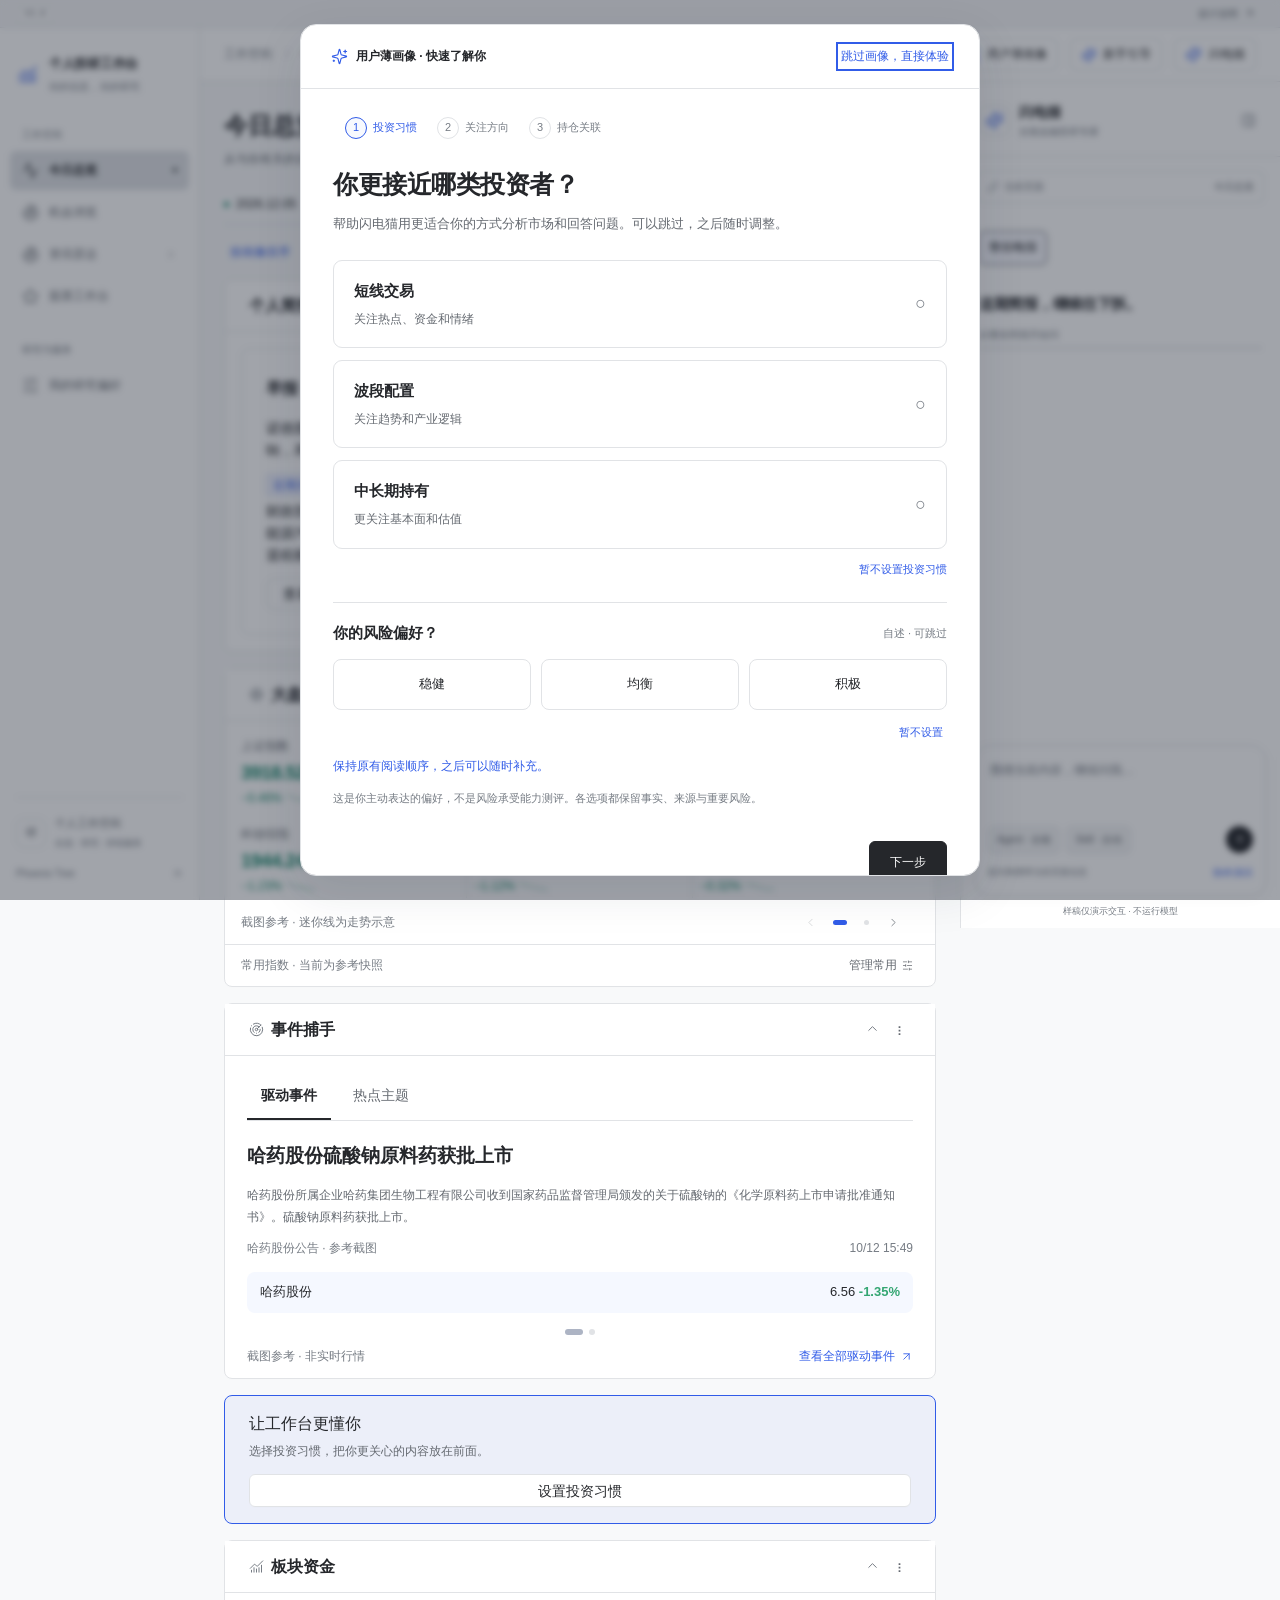
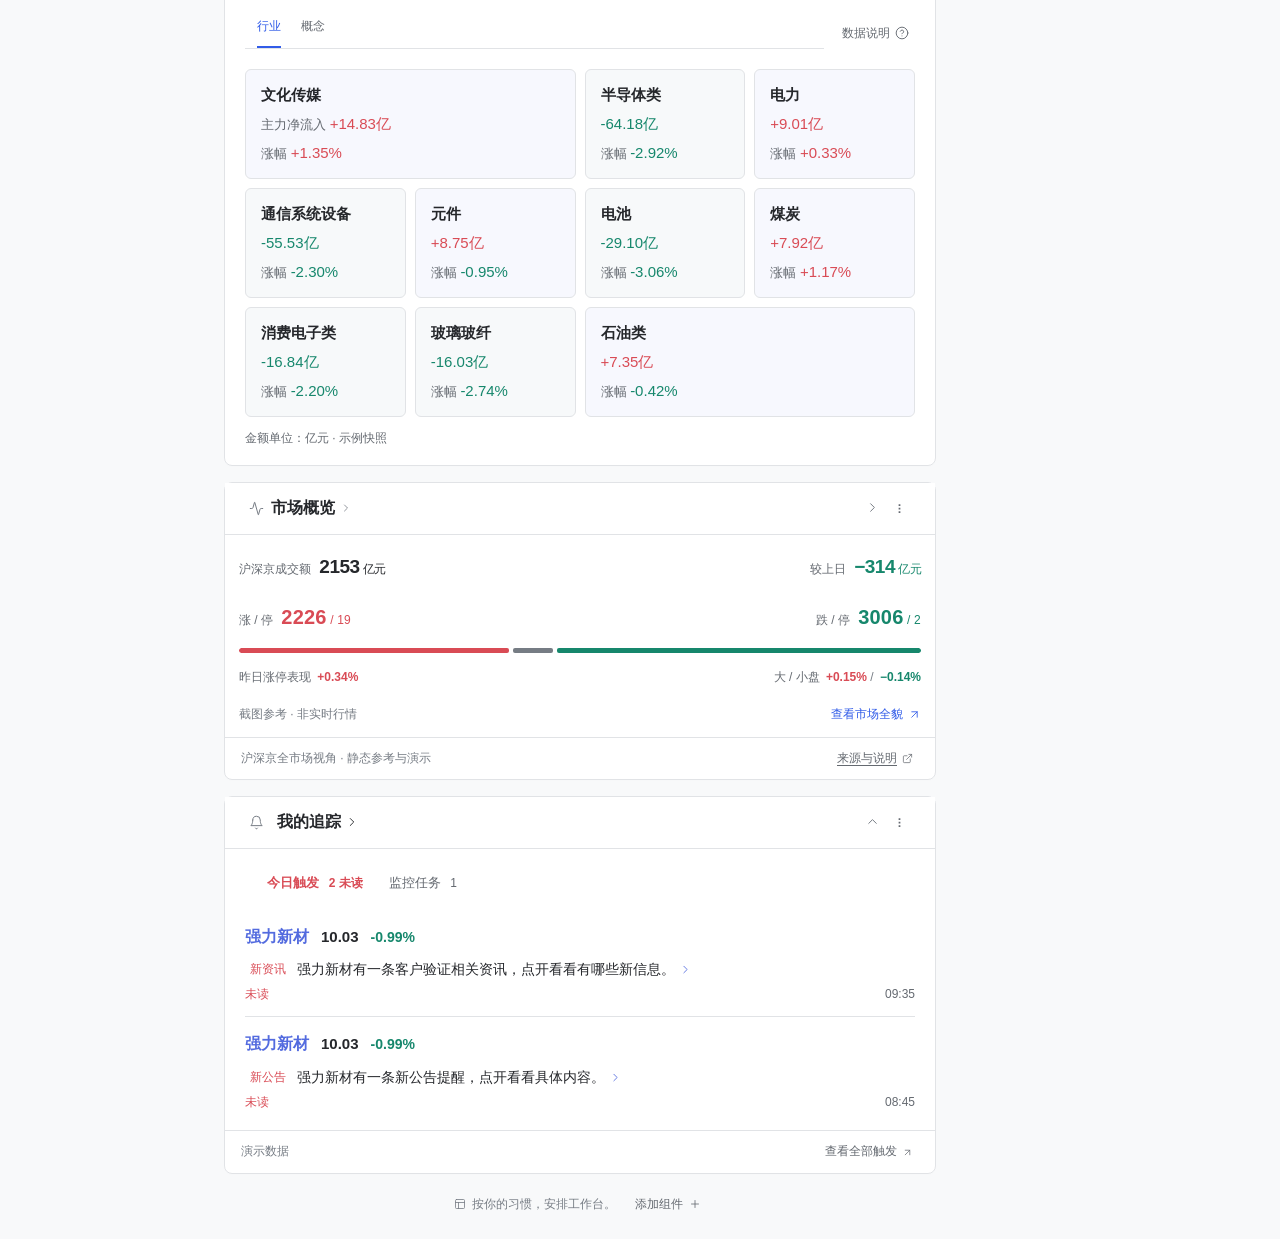
<file: index.html>
<!doctype html>
<html lang="zh-CN">
<head>
  <meta charset="UTF-8"><meta name="viewport" content="width=device-width, initial-scale=1.0">
  <meta name="robots" content="noindex,nofollow">
  <meta name="color-scheme" content="dark light">
  <!-- Keep legacy render passes out of the first visible frame. -->
  <style id="workbenchBootStyle">
    #workbenchBootStatus{display:none;position:fixed;inset:0;place-items:center;font:13px/1.6 -apple-system,BlinkMacSystemFont,"PingFang SC","Microsoft YaHei",sans-serif;z-index:10000}
    html[data-app-boot="loading"]{background:#f8f9fa;color-scheme:light}
    html[data-app-boot="loading"]:not(.light){background:#17191d;color-scheme:dark}
    html[data-app-boot="loading"] body{visibility:hidden;background:transparent!important}
    html[data-app-boot="loading"] #workbenchBootStatus{display:grid;visibility:visible;color:#646970}
    html[data-app-boot="loading"]:not(.light) #workbenchBootStatus{color:#b1b5bf}
  </style>
  <script id="workbenchBoot">
    (()=>{
      const root=document.documentElement;
      // Client identity stays stable when a desktop window is resized.
      const phone=navigator.userAgentData?.mobile===true||/Mobi|Android|iPhone|iPad|iPod/i.test(navigator.userAgent)||(navigator.platform==='MacIntel'&&navigator.maxTouchPoints>1);
      window.workbenchClient=Object.freeze({desktop:!phone,mobile:phone});
      root.dataset.workbenchClient=phone?'mobile':'desktop';
      root.dataset.appBoot='loading';
      let theme='light';
      try{theme=JSON.parse(localStorage.getItem('vra-design-today-v2-layout')||'null')?.theme||theme;}catch{}
      root.classList.toggle('light',theme==='light');
      document.addEventListener('DOMContentLoaded',()=>{
        // All deferred scripts and their initializers finish before these frames.
        // Visibility preserves the measurements used by the final card layout.
        requestAnimationFrame(()=>requestAnimationFrame(()=>{
          root.dataset.appBoot='ready';
          document.getElementById('workbenchBootStatus')?.remove();
          performance.mark('workbench-ready');
        }));
      },{once:true});
    })();
  </script>
  <title>今日总览 · 个人投研工作台 · 设计样稿</title>
  <link rel="stylesheet" href="styles.css?v=643b3769d6d4"><link rel="stylesheet" href="flow.css?v=d1a3321c30c8"><link rel="stylesheet" href="brief.css?v=40ac1f7ca244">
  <script src="icons.js?v=a04730b10589" defer></script><script src="app.js?v=c99025618db7" defer></script><script src="flow.js?v=293d128ccbe4" defer></script><script src="brief-snapshot.js?v=b7d8f7711bc7" defer></script><script src="brief-content.js?v=13bb521dd08d" defer></script><script src="research-demo.js?v=860bb6deb086" defer></script><script src="research-tracking.js?v=39a69cebc870" defer></script><script src="research-tracking-ui.js?v=6723fa62db1a" defer></script><script src="brief.js?v=88a737f88df1" defer></script>
  <link rel="stylesheet" href="opportunities.css?v=31d3b4b1a304"><script src="opportunity-data.js?v=818127947739" defer></script><script src="hotspot-data.js?v=ae4499a56a41" defer></script><script src="opportunities.js?v=b14c677ede07" defer></script>
  <link rel="stylesheet" href="overview-content.css?v=1f14ef0ed116"><script src="overview-content.js?v=ba7a81cf09d2" defer></script><link rel="stylesheet" href="theme-list.css?v=6bb61a82af1d"><link rel="stylesheet" href="evening.css?v=ca396aff8dbb"><script src="evening.js?v=234dd2dd5866" defer></script><link rel="stylesheet" href="brief-actions.css?v=7ca306e4b070"><script src="risk-preference.js?v=645c9f6556da" defer></script><link rel="stylesheet" href="research-methods.css?v=2e7eeda86290"><script src="research-methods.js?v=288b38f0348a" defer></script><script src="brief-actions.js?v=05b30744ba7c" defer></script><link rel="stylesheet" href="event-tracking.css?v=1c35e9b1ab8c"><script src="event-tracking.js?v=a963da960be9" defer></script><link rel="stylesheet" href="security-tracking.css?v=9427d86f605b"><script src="security-tracking.js?v=710283c6d6c0" defer></script><script src="vendor/xlsx-0.20.3.min.js?v=cc015130aa85" defer></script><link rel="stylesheet" href="holdings.css?v=4aae6f996f1c"><script src="holdings.js?v=a0c23dda6515" defer></script><link rel="stylesheet" href="review-ready.css?v=10a96ade561e"><script src="review-ready.js?v=3966cc92a3ed" defer></script><link rel="stylesheet" href="tracking-picker.css?v=75d88b8aae98"><script src="tracking-picker.js?v=df40058fe8dd" defer></script><link rel="stylesheet" href="market-overview.css?v=2f27bf618baa"><script src="market-overview-data.js?v=cb031fccbe5f" defer></script><script src="market-overview.js?v=1585e43ed303" defer></script><link rel="stylesheet" href="index-overview.css?v=13f11266ce8b"><script src="index-overview-data.js?v=bafde719c5aa" defer></script><script src="index-overview.js?v=27bfbac619cf" defer></script><link rel="stylesheet" href="etf-insights.css?v=d1794d164174"><script src="etf-insights.js?v=24d1b7da473e" defer></script><link rel="stylesheet" href="hotspot-opportunities.css?v=1dec7b01add7"><script src="hotspot-opportunities.js?v=424c95e2896d" defer></script><link rel="stylesheet" href="tracking-center.css?v=fa6893f9024e"><script src="tracking-center.js?v=58a2a22009e9" defer></script><script src="demo-market-chart.js?v=7696635f54b4" defer></script><link rel="stylesheet" href="navigation.css?v=8be2272d2ecc"><script src="brief-related-themes.js?v=78ca0cc5ac33" defer></script><script src="event-driver-data.js?v=f14bebb54b52" defer></script><script src="event-driver.js?v=21789e250db6" defer></script><link rel="stylesheet" href="theme-explorer.css?v=291b6cea0f67"><script src="theme-explorer-data.js?v=12e81181fd78" defer></script><script src="theme-explorer.js?v=522ec8219db3" defer></script><link rel="stylesheet" href="opportunity-hub.css?v=9c28c41b4f3b"><script src="opportunity-hub.js?v=3c78e4ee2392" defer></script><link rel="stylesheet" href="board-market.css?v=972eaba95861"><script src="board-market-data.js?v=82548fcf32d9" defer></script><script src="board-market.js?v=401a1d459fa1" defer></script><script src="navigation.js?v=bb60272da69d" defer></script>
  <link rel="stylesheet" href="presentation-annotations.css?v=d61c194af729"><script src="presentation-annotations.js?v=923a9dfc41a3" defer></script>
  <link rel="stylesheet" href="workbench-style.css?v=4ed44b899989">
  <link rel="stylesheet" href="profile-memory.css?v=1c0870a050a0"><script src="profile-memory.js?v=a68fe393a220" defer></script>
  <link rel="stylesheet" href="brief-personalization.css?v=e391b2b14786"><script src="brief-personalization.js?v=8826d623a9d9" defer></script>
  <link rel="stylesheet" href="brief-guide.css?v=1f413e50946c"><script src="brief-guide.js?v=f81b38ba2c0e" defer></script>
  <link rel="stylesheet" href="event-sources.css?v=65e1c0b8183e"><script src="event-sources.js?v=a354553657c5" defer></script>
  <link rel="stylesheet" href="onboarding-tour.css?v=292fb50fded3"><script src="onboarding-tour.js?v=742890806937" defer></script>
  <script src="newcomer-reward.js?v=1a7ba8909d0f" defer></script><link rel="stylesheet" href="first-research-task.css?v=920d7ca63964"><script src="first-research-task.js?v=aa311f559284" defer></script>
  <link rel="stylesheet" href="assistant-capabilities.css?v=04090621ca8e"><script src="capability-routing.js?v=fbc3061330de" defer></script><script src="collaboration-demo.js?v=7825b3282942" defer></script><script src="assistant-capabilities.js?v=3dee740aa45f" defer></script>
  <link rel="stylesheet" href="inline-questions.css?v=21d3cbc15b6d"><script src="inline-questions.js?v=beab4d842517" defer></script>
  <link rel="stylesheet" href="focus-demo.css?v=b5675ca88da9"><script src="focus-demo.js?v=1220cc60c1ba" defer></script>
  <link rel="stylesheet" href="brief-alerts.css?v=46b5fd351171"><link rel="stylesheet" href="research-demo.css?v=c9826e5405ca"><script src="brief-alerts.js?v=7e429c3a51d9" defer></script>
  <link rel="stylesheet" href="profile-delivery.css?v=b7811cfb828b"><script src="profile-delivery.js?v=e061d368d37a" defer></script>
  <link rel="stylesheet" href="evening-overseas.css?v=3bab99d18f6b"><script src="evening-overseas.js?v=f3bdff76e1b2" defer></script>
  <script src="overview-v3-data.js?v=0ebbea4efec7" defer></script>
  <script src="overview-v3.js?v=84b26b28071e" defer></script>
  <script src="overview-v11-data.js?v=d78d7a52e41a" defer></script>
  <script src="overview-v11.js?v=2a69df2703ef" defer></script>
  <script src="profile-brief-questions.js?v=040236ae30ce" defer></script>
  <script src="brief-personal-related.js?v=2e86683aef00" defer></script>
  <link rel="stylesheet" href="morning-alerts.css?v=3f2a81dfff9f"><script src="morning-alerts.js?v=b85bf41ce629" defer></script>
  <link rel="stylesheet" href="personal-early.css?v=38a3b2d3130b"><script src="personal-early.js?v=40e7408c1c55" defer></script>
  <link rel="stylesheet" href="market-pulse.css?v=c6d192d31e39"><script src="market-pulse.js?v=60ed8a944996" defer></script>
  <link rel="stylesheet" href="morning-theme.css?v=6696cc05968f"><script src="morning-theme.js?v=a49ebe93263b" defer></script>
  <script src="evening-reference-data.js?v=1175f1f44655" defer></script><link rel="stylesheet" href="evening-desktop.css?v=18be1ff4e30c"><script src="evening-desktop.js?v=077768d71e4c" defer></script>
  <link rel="stylesheet" href="event-driver.css?v=8b7fc8365b1d"><script src="event-driver-init.js?v=e4368d276181" defer></script>
</head>
<body>
<div id="workbenchBootStatus" role="status" aria-live="polite">正在加载工作台…</div>
<a class="skip" href="#main">跳到主要内容</a>
<div class="design-strip"><span><i data-icon="panels-top-left"></i> 页面设计样稿 <b>V2</b></span><span>沿用现有原型 · 内容与公司均为虚构示例，未接入行情或 AI</span><button id="designNotes">设计说明 <i data-icon="arrow-up-right"></i></button></div>
<div class="shell">
  <aside class="sidebar" aria-label="主导航">
    <a class="brand" href="#overview"><span class="brand-mark"><i data-icon="chart-no-axes-combined"></i></span><span>个人投研工作台<small>你的信息，你的研究</small></span></a>
    <nav>
      <small class="nav-label">工作空间</small>
      <a class="nav-item active" href="#overview" aria-current="page"><i data-icon="activity"></i>今日总览<span class="nav-dot"></span></a>
      <button class="nav-item" data-existing="资讯雷达"><i data-icon="radar"></i>资讯雷达<i data-icon="chevron-right" class="nav-arrow"></i></button>
      <button class="nav-item" data-existing="板块中心"><i data-icon="layout-grid"></i>板块中心</button>
      <button class="nav-item" data-existing="股票工作台"><i data-icon="star"></i>股票工作台</button>
      <small class="nav-label second">研究与服务</small>
      <button class="nav-item" data-preview="research"><i data-icon="files"></i>我的研究</button>
    </nav>
    <div class="sidebar-bottom"><div class="workspace-id"><span class="workspace-avatar">研</span><div>个人工作空间<small>自选 · 研究 · 持续服务</small></div></div><a href="https://phoenixtree.ai/" target="_blank" rel="noopener">Phoenix Tree <i data-icon="arrow-up-right"></i></a></div>
  </aside>
  <div class="workspace">
    <header class="topbar"><div class="breadcrumb">工作空间 <span>/</span> <strong id="breadcrumbTitle">今日总览</strong></div><div class="top-tools"><span class="scenario">盘前场景</span><button class="icon-button" id="themeToggle" aria-label="切换为浅色"><i data-icon="sun"></i></button><button type="button" class="profile-entry" id="profileEntry" data-profile-onboarding aria-haspopup="dialog" aria-controls="profileDialog"><i data-icon="sliders-horizontal"></i><span>用户薄画像</span></button><button type="button" class="tour-entry" id="onboardingTourEntry" aria-haspopup="dialog" aria-controls="workbenchTour" title="从首页开始查看新手引导"><i data-icon="sparkles"></i><span>新手引导</span></button><button class="assistant-toggle" id="assistantToggle" aria-expanded="true"><i data-icon="sparkles"></i> 闪电猫</button></div></header>
    <div class="work-area">
      <main id="main" tabindex="-1">
        <section id="overviewView">
          <header class="page-head"><div><div class="eyebrow">你的每日研究起点</div><h1>今日总览</h1><p>从与你有关的信息开始，带着问题继续研究。</p></div><button class="button" id="addWidget"><i data-icon="plus"></i>添加组件</button></header>
          <div class="dayline"><span><span class="status-dot"></span>9 月 21 日 · 周一</span><span>盘前简报已准备好 <span class="muted">· 场景示意</span></span><button id="editLayout"><i data-icon="sliders-horizontal"></i>整理工作台</button></div>
          <div id="widgetGrid" class="widget-grid"></div>
          <div class="layout-footer"><span><i data-icon="panels-top-left"></i>按你的习惯，安排工作台。</span><button id="addWidgetBottom">添加组件 <i data-icon="plus"></i></button></div>
        </section>
        <section id="briefView" hidden></section>
        <section id="researchView" hidden></section><section id="flowView" hidden></section>
      </main>
      <aside class="assistant" id="assistant" aria-label="闪电猫智能助手">
        <header class="assistant-head"><span class="cat-mark"><i data-icon="sparkles"></i></span><div><strong>闪电猫</strong><small>全能金融投研专家</small></div><button class="icon-button" id="closeAssistant" aria-label="收起闪电猫"><i data-icon="panel-right-close"></i></button></header>
        <div class="assistant-context"><i data-icon="link"></i><span>当前上下文</span><strong id="contextName">今日总览</strong></div>
        <div class="assistant-scroll" id="assistantContent"></div>
        <form class="composer" id="chatForm"><label for="chatInput" class="sr-only">向闪电猫提问</label><textarea id="chatInput" rows="2" placeholder="围绕当前内容，继续问我…"></textarea><div class="cap-composer-tools"><div class="cap-composer-choices" aria-label="本次提问的 Agent 与 Skill"><button type="button" id="capabilityAgent" data-cap="agent" aria-haspopup="dialog">Agent · 全能</button><button type="button" id="capabilitySkills" data-cap="skills" aria-haspopup="dialog">Skill · 自动</button></div><button type="submit" aria-label="发送问题"><i data-icon="arrow-up"></i></button></div><div class="cap-composer-meta"><span>提问将携带当前页面信息</span><button type="button" id="capabilityExit" data-cap="close" hidden>返回对话</button><button type="button" data-cap="prepare" id="capabilityDemo">协作演示</button></div></form>
        <div class="assistant-foot">样稿仅演示交互 · 不运行模型</div>
      </aside>
    </div>
  </div>
</div>
<dialog id="modal" aria-labelledby="modalTitle"><div class="modal-head"><div><span id="modalEyebrow" class="eyebrow">个人投研工作台</span><h2 id="modalTitle"></h2></div><button class="icon-button" id="closeModal" aria-label="关闭弹窗"><i data-icon="x"></i></button></div><div id="modalBody"></div></dialog>
<div id="toast" role="status" aria-live="polite"></div>
</body>
</html>
</file>
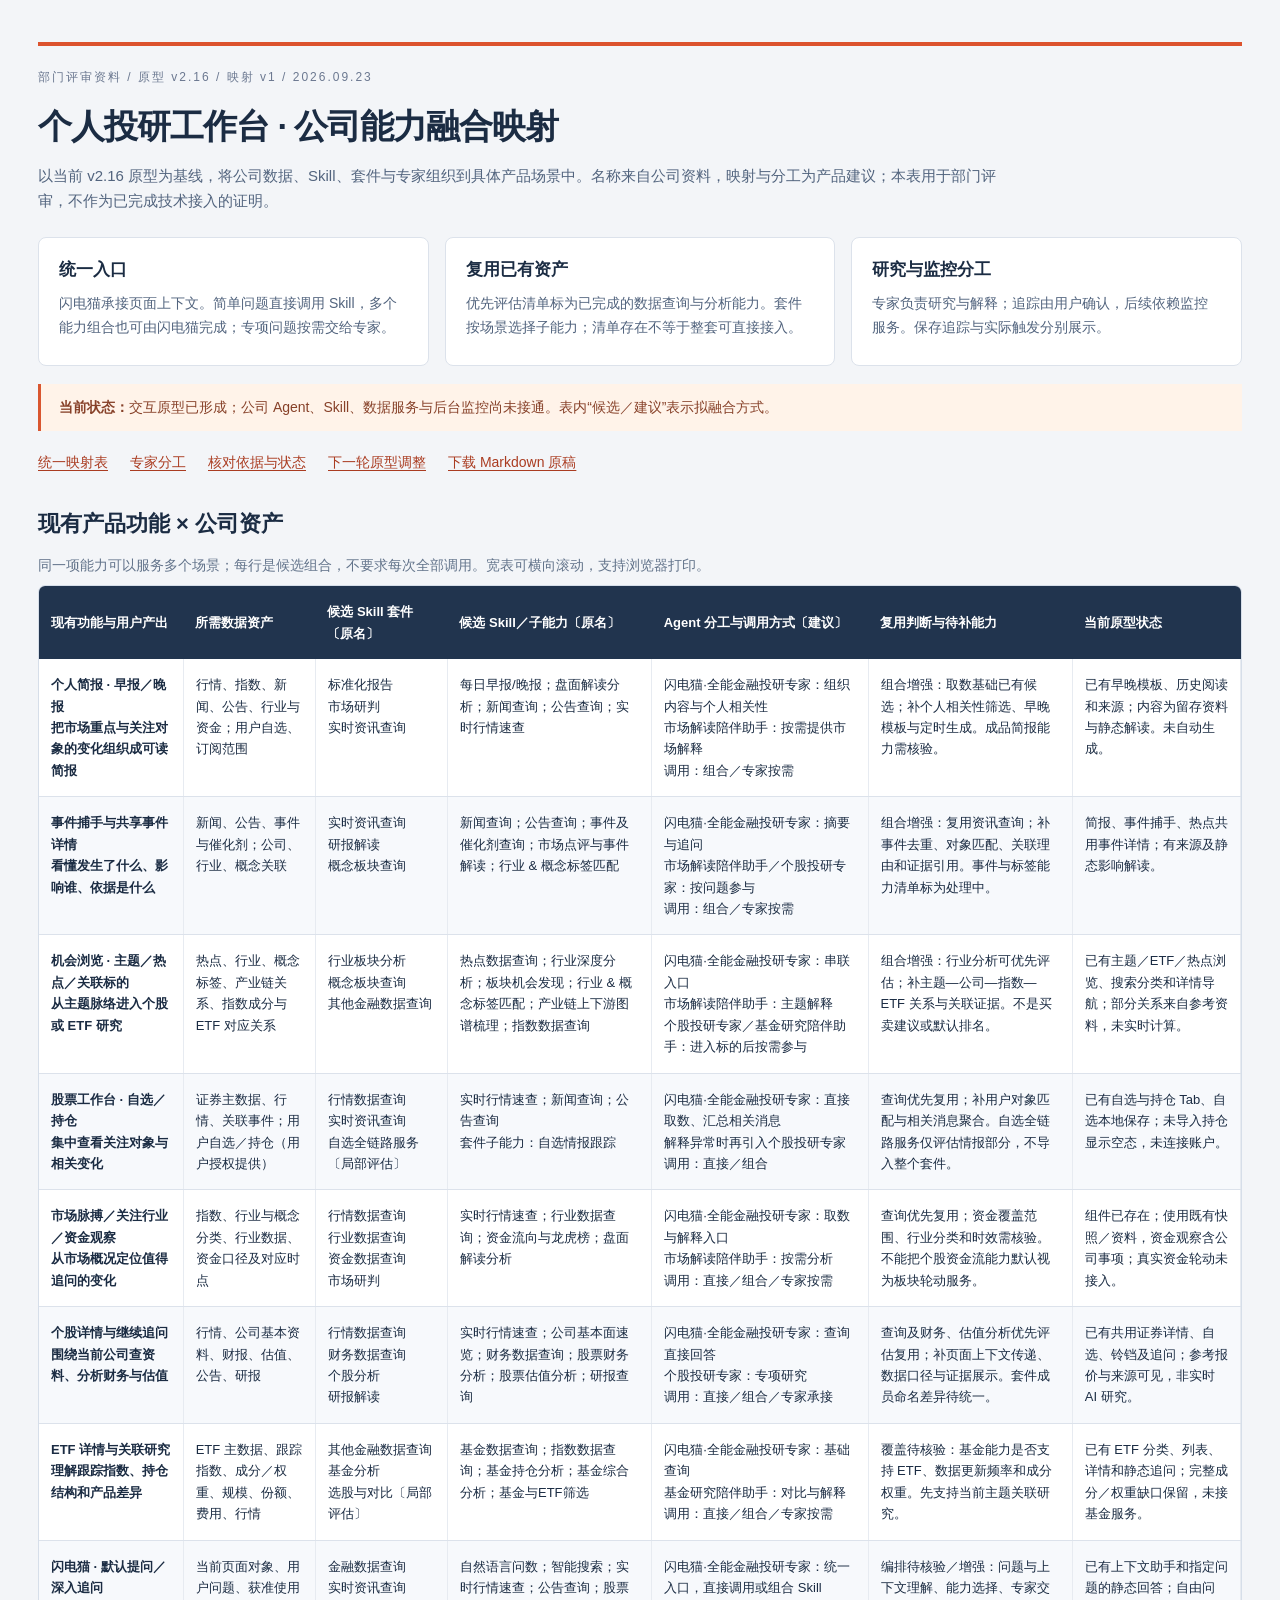
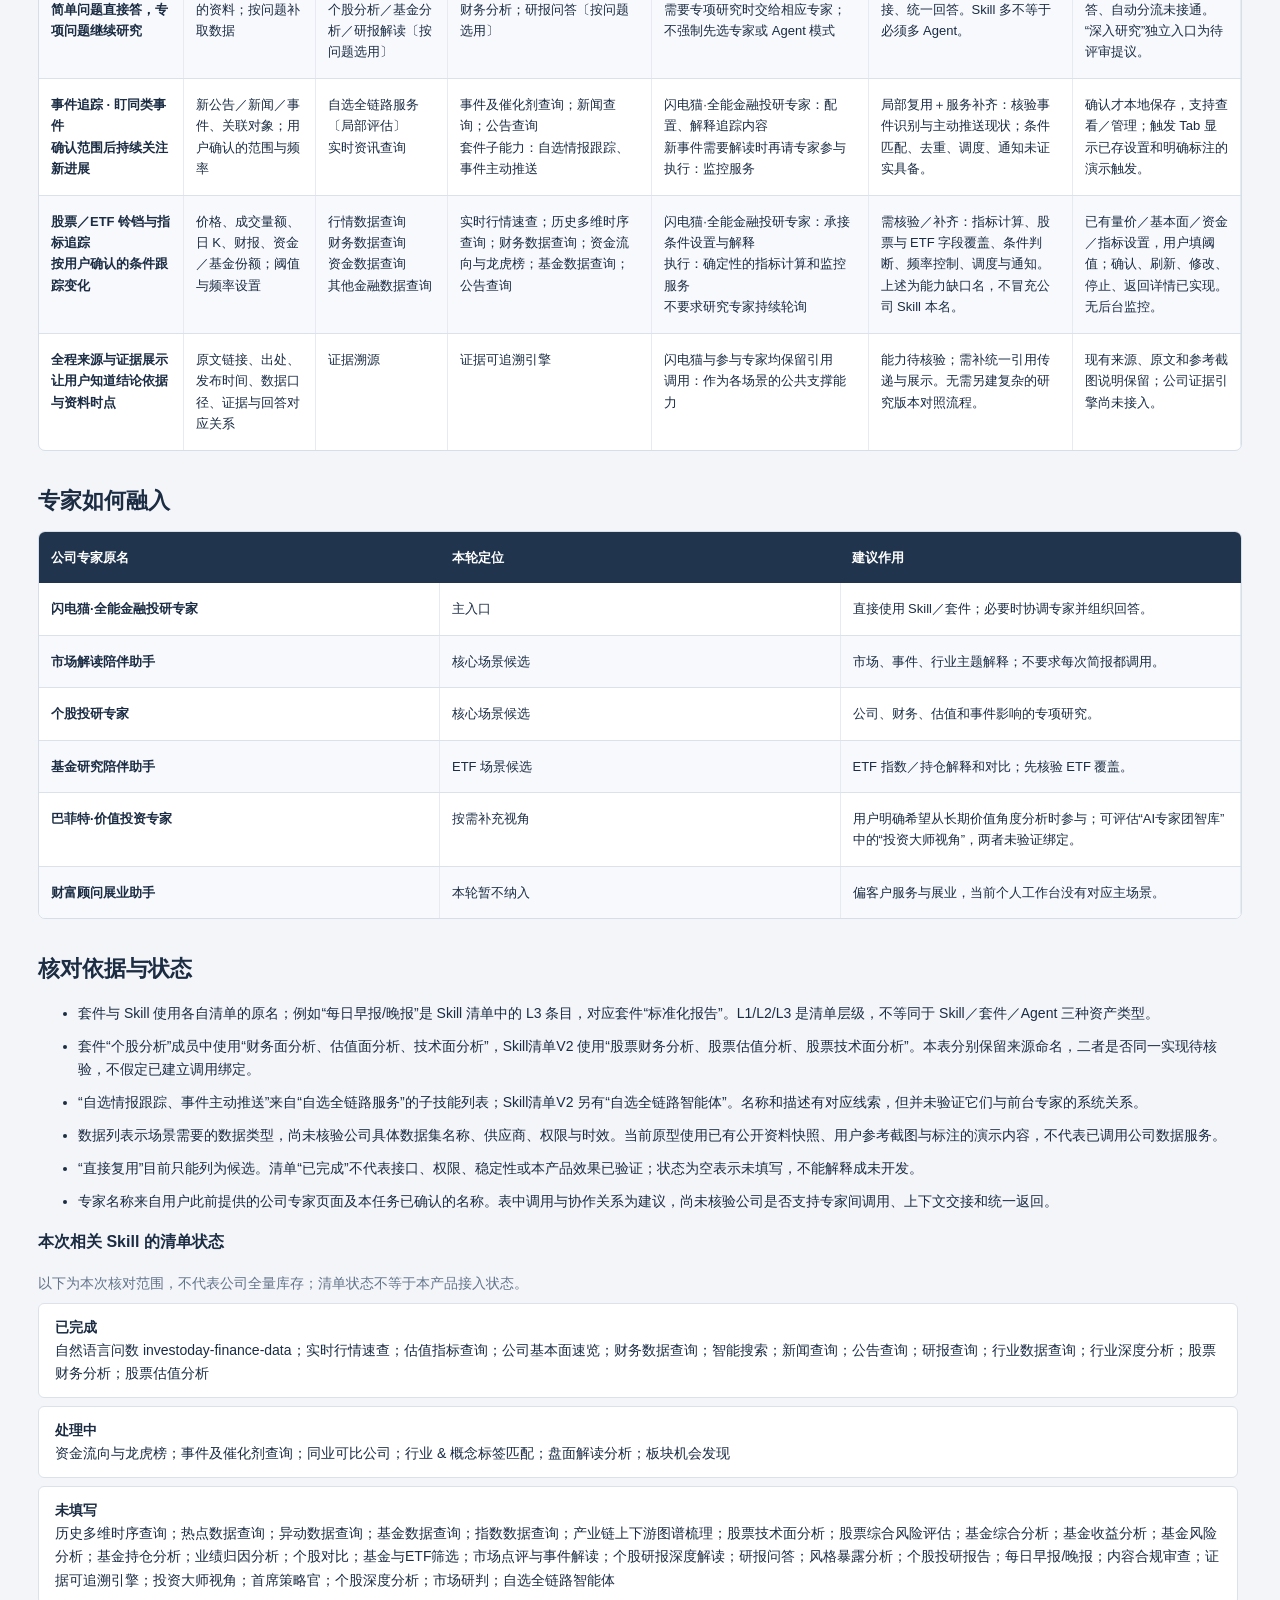
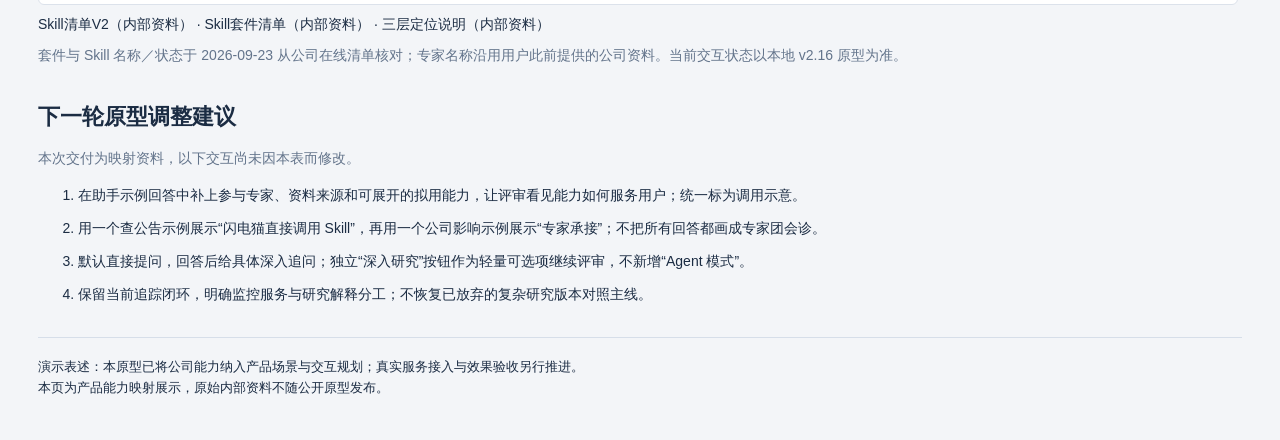
<file: capability-map.html>
<!doctype html><html lang="zh-CN"><meta charset="UTF-8"><meta name="viewport" content="width=device-width,initial-scale=1"><title>个人投研工作台 · 公司能力融合映射</title><style>*{box-sizing:border-box}html{scroll-behavior:smooth}body{margin:0;background:#f3f5f8;color:#1b2c43;font:14px/1.65 -apple-system,BlinkMacSystemFont,"PingFang SC","Microsoft YaHei",sans-serif}main{max-width:1880px;margin:auto;padding:42px 38px}header{border-top:4px solid #dc532e;padding:22px 0 16px}.eyebrow{font-size:12px;letter-spacing:2px;color:#6b7890}h1{font-size:34px;letter-spacing:-1px;margin:10px 0}h2{font-size:22px;margin:32px 0 12px}h3{font-size:16px}p{margin:8px 0}.intro{max-width:980px;color:#52647e;font-size:15px}.notice{padding:12px 18px;background:#fff3e9;border-left:3px solid #d95630;color:#874129;margin:18px 0}nav{display:flex;gap:22px;flex-wrap:wrap;margin:20px 0}a{color:#aa3c21;text-underline-offset:3px}.principles{display:grid;grid-template-columns:repeat(3,1fr);gap:16px}.principles article{background:white;border:1px solid #dce2eb;padding:18px 20px;border-radius:8px}.principles b{font-size:17px}.principles p{color:#52647e}.table-wrap{overflow:auto;border:1px solid #d6dee9;border-radius:7px;background:white}table{width:100%;border-collapse:collapse;table-layout:fixed}table.map{min-width:1100px}th{background:#21344e;color:#fff;text-align:left;font-size:13px;font-weight:600;padding:15px 12px}td{vertical-align:top;padding:15px 12px;border-bottom:1px solid #dce2eb;border-right:1px solid #e7ebf1;overflow-wrap:anywhere;font-size:13px}tr:last-child td{border-bottom:0}tbody tr:nth-child(even){background:#f7f9fc}td:first-child{font-weight:600}table.map th:nth-child(1){width:12%}table.map th:nth-child(2){width:11%}table.map th:nth-child(3){width:11%}table.map th:nth-child(4){width:17%}table.map th:nth-child(5){width:18%}table.map th:nth-child(6){width:17%}table.map th:nth-child(7){width:14%}section.notes{max-width:1200px}li{margin:10px 0}.status p{padding:12px 16px;background:#fff;border:1px solid #dce2eb;border-radius:6px}.muted{color:#63748b}footer{border-top:1px solid #d6dee9;margin-top:30px;padding-top:18px;font-size:13px}.agent-table td:nth-child(1){width:25%}@media(max-width:700px){main{padding:20px 16px}h1{font-size:27px}.principles{grid-template-columns:1fr}table:not(.map){min-width:650px}}@media print{@page{size:A3 landscape;margin:12mm}body{background:white}main{padding:0;max-width:none}nav{display:none}h1{font-size:26px}h2{break-after:avoid}.table-wrap{overflow:visible}table.map{min-width:0}thead{display:table-header-group}tr{break-inside:avoid}td,th{font-size:10px;padding:8px}section.notes{max-width:none}.principles article{break-inside:avoid}*{print-color-adjust:exact;-webkit-print-color-adjust:exact}}</style><main><header><div class="eyebrow">部门评审资料 / 原型 v2.16 / 映射 v1 / 2026.09.23</div><h1>个人投研工作台 · 公司能力融合映射</h1><p class="intro">以当前 v2.16 原型为基线，将公司数据、Skill、套件与专家组织到具体产品场景中。名称来自公司资料，映射与分工为产品建议；本表用于部门评审，不作为已完成技术接入的证明。</p></header><div class="principles"><article><b>统一入口</b><p>闪电猫承接页面上下文。简单问题直接调用 Skill，多个能力组合也可由闪电猫完成；专项问题按需交给专家。</p></article><article><b>复用已有资产</b><p>优先评估清单标为已完成的数据查询与分析能力。套件按场景选择子能力；清单存在不等于整套可直接接入。</p></article><article><b>研究与监控分工</b><p>专家负责研究与解释；追踪由用户确认，后续依赖监控服务。保存追踪与实际触发分别展示。</p></article></div><div class="notice"><strong>当前状态：</strong>交互原型已形成；公司 Agent、Skill、数据服务与后台监控尚未接通。表内“候选／建议”表示拟融合方式。</div><nav><a href="#mapping">统一映射表</a><a href="#agents">专家分工</a><a href="#basis">核对依据与状态</a><a href="#next">下一轮原型调整</a><a href="[data-uri]" download="公司能力融合映射-v1.md">下载 Markdown 原稿</a></nav><h2 id="mapping">现有产品功能 × 公司资产</h2><p class="muted">同一项能力可以服务多个场景；每行是候选组合，不要求每次全部调用。宽表可横向滚动，支持浏览器打印。</p><div class="table-wrap"><table class="map"><thead><tr><th scope="col">现有功能与用户产出</th><th scope="col">所需数据资产</th><th scope="col">候选 Skill 套件〔原名〕</th><th scope="col">候选 Skill／子能力〔原名〕</th><th scope="col">Agent 分工与调用方式〔建议〕</th><th scope="col">复用判断与待补能力</th><th scope="col">当前原型状态</th></tr></thead><tbody><tr><td>个人简报 · 早报／晚报<br>把市场重点与关注对象的变化组织成可读简报</td><td>行情、指数、新闻、公告、行业与资金；用户自选、订阅范围</td><td>标准化报告<br>市场研判<br>实时资讯查询</td><td>每日早报/晚报；盘面解读分析；新闻查询；公告查询；实时行情速查</td><td>闪电猫·全能金融投研专家：组织内容与个人相关性<br>市场解读陪伴助手：按需提供市场解释<br>调用：组合／专家按需</td><td>组合增强：取数基础已有候选；补个人相关性筛选、早晚模板与定时生成。成品简报能力需核验。</td><td>已有早晚模板、历史阅读和来源；内容为留存资料与静态解读。未自动生成。</td></tr><tr><td>事件捕手与共享事件详情<br>看懂发生了什么、影响谁、依据是什么</td><td>新闻、公告、事件与催化剂；公司、行业、概念关联</td><td>实时资讯查询<br>研报解读<br>概念板块查询</td><td>新闻查询；公告查询；事件及催化剂查询；市场点评与事件解读；行业 &amp; 概念标签匹配</td><td>闪电猫·全能金融投研专家：摘要与追问<br>市场解读陪伴助手／个股投研专家：按问题参与<br>调用：组合／专家按需</td><td>组合增强：复用资讯查询；补事件去重、对象匹配、关联理由和证据引用。事件与标签能力清单标为处理中。</td><td>简报、事件捕手、热点共用事件详情；有来源及静态影响解读。</td></tr><tr><td>机会浏览 · 主题／热点／关联标的<br>从主题脉络进入个股或 ETF 研究</td><td>热点、行业、概念标签、产业链关系、指数成分与 ETF 对应关系</td><td>行业板块分析<br>概念板块查询<br>其他金融数据查询</td><td>热点数据查询；行业深度分析；板块机会发现；行业 &amp; 概念标签匹配；产业链上下游图谱梳理；指数数据查询</td><td>闪电猫·全能金融投研专家：串联入口<br>市场解读陪伴助手：主题解释<br>个股投研专家／基金研究陪伴助手：进入标的后按需参与</td><td>组合增强：行业分析可优先评估；补主题—公司—指数—ETF 关系与关联证据。不是买卖建议或默认排名。</td><td>已有主题／ETF／热点浏览、搜索分类和详情导航；部分关系来自参考资料，未实时计算。</td></tr><tr><td>股票工作台 · 自选／持仓<br>集中查看关注对象与相关变化</td><td>证券主数据、行情、关联事件；用户自选／持仓（用户授权提供）</td><td>行情数据查询<br>实时资讯查询<br>自选全链路服务〔局部评估〕</td><td>实时行情速查；新闻查询；公告查询<br>套件子能力：自选情报跟踪</td><td>闪电猫·全能金融投研专家：直接取数、汇总相关消息<br>解释异常时再引入个股投研专家<br>调用：直接／组合</td><td>查询优先复用；补用户对象匹配与相关消息聚合。自选全链路服务仅评估情报部分，不导入整个套件。</td><td>已有自选与持仓 Tab、自选本地保存；未导入持仓显示空态，未连接账户。</td></tr><tr><td>市场脉搏／关注行业／资金观察<br>从市场概况定位值得追问的变化</td><td>指数、行业与概念分类、行业数据、资金口径及对应时点</td><td>行情数据查询<br>行业数据查询<br>资金数据查询<br>市场研判</td><td>实时行情速查；行业数据查询；资金流向与龙虎榜；盘面解读分析</td><td>闪电猫·全能金融投研专家：取数与解释入口<br>市场解读陪伴助手：按需分析<br>调用：直接／组合／专家按需</td><td>查询优先复用；资金覆盖范围、行业分类和时效需核验。不能把个股资金流能力默认视为板块轮动服务。</td><td>组件已存在；使用既有快照／资料，资金观察含公司事项；真实资金轮动未接入。</td></tr><tr><td>个股详情与继续追问<br>围绕当前公司查资料、分析财务与估值</td><td>行情、公司基本资料、财报、估值、公告、研报</td><td>行情数据查询<br>财务数据查询<br>个股分析<br>研报解读</td><td>实时行情速查；公司基本面速览；财务数据查询；股票财务分析；股票估值分析；研报查询</td><td>闪电猫·全能金融投研专家：查询直接回答<br>个股投研专家：专项研究<br>调用：直接／组合／专家承接</td><td>查询及财务、估值分析优先评估复用；补页面上下文传递、数据口径与证据展示。套件成员命名差异待统一。</td><td>已有共用证券详情、自选、铃铛及追问；参考报价与来源可见，非实时 AI 研究。</td></tr><tr><td>ETF 详情与关联研究<br>理解跟踪指数、持仓结构和产品差异</td><td>ETF 主数据、跟踪指数、成分／权重、规模、份额、费用、行情</td><td>其他金融数据查询<br>基金分析<br>选股与对比〔局部评估〕</td><td>基金数据查询；指数数据查询；基金持仓分析；基金综合分析；基金与ETF筛选</td><td>闪电猫·全能金融投研专家：基础查询<br>基金研究陪伴助手：对比与解释<br>调用：直接／组合／专家按需</td><td>覆盖待核验：基金能力是否支持 ETF、数据更新频率和成分权重。先支持当前主题关联研究。</td><td>已有 ETF 分类、列表、详情和静态追问；完整成分／权重缺口保留，未接基金服务。</td></tr><tr><td>闪电猫 · 默认提问／深入追问<br>简单问题直接答，专项问题继续研究</td><td>当前页面对象、用户问题、获准使用的资料；按问题补取数据</td><td>金融数据查询<br>实时资讯查询<br>个股分析／基金分析／研报解读〔按问题选用〕</td><td>自然语言问数；智能搜索；实时行情速查；公告查询；股票财务分析；研报问答〔按问题选用〕</td><td>闪电猫·全能金融投研专家：统一入口，直接调用或组合 Skill<br>需要专项研究时交给相应专家；不强制先选专家或 Agent 模式</td><td>编排待核验／增强：问题与上下文理解、能力选择、专家交接、统一回答。Skill 多不等于必须多 Agent。</td><td>已有上下文助手和指定问题的静态回答；自由问答、自动分流未接通。“深入研究”独立入口为待评审提议。</td></tr><tr><td>事件追踪 · 盯同类事件<br>确认范围后持续关注新进展</td><td>新公告／新闻／事件、关联对象；用户确认的范围与频率</td><td>自选全链路服务〔局部评估〕<br>实时资讯查询</td><td>事件及催化剂查询；新闻查询；公告查询<br>套件子能力：自选情报跟踪、事件主动推送</td><td>闪电猫·全能金融投研专家：配置、解释追踪内容<br>新事件需要解读时再请专家参与<br>执行：监控服务</td><td>局部复用＋服务补齐：核验事件识别与主动推送现状；条件匹配、去重、调度、通知未证实具备。</td><td>确认才本地保存，支持查看／管理；触发 Tab 显示已存设置和明确标注的演示触发。</td></tr><tr><td>股票／ETF 铃铛与指标追踪<br>按用户确认的条件跟踪变化</td><td>价格、成交量额、日 K、财报、资金／基金份额；阈值与频率设置</td><td>行情数据查询<br>财务数据查询<br>资金数据查询<br>其他金融数据查询</td><td>实时行情速查；历史多维时序查询；财务数据查询；资金流向与龙虎榜；基金数据查询；公告查询</td><td>闪电猫·全能金融投研专家：承接条件设置与解释<br>执行：确定性的指标计算和监控服务<br>不要求研究专家持续轮询</td><td>需核验／补齐：指标计算、股票与 ETF 字段覆盖、条件判断、频率控制、调度与通知。上述为能力缺口名，不冒充公司 Skill 本名。</td><td>已有量价／基本面／资金／指标设置，用户填阈值；确认、刷新、修改、停止、返回详情已实现。无后台监控。</td></tr><tr><td>全程来源与证据展示<br>让用户知道结论依据与资料时点</td><td>原文链接、出处、发布时间、数据口径、证据与回答对应关系</td><td>证据溯源</td><td>证据可追溯引擎</td><td>闪电猫与参与专家均保留引用<br>调用：作为各场景的公共支撑能力</td><td>能力待核验；需补统一引用传递与展示。无需另建复杂的研究版本对照流程。</td><td>现有来源、原文和参考截图说明保留；公司证据引擎尚未接入。</td></tr></tbody></table></div><h2 id="agents">专家如何融入</h2><div class="table-wrap"><table class="agent-table"><thead><tr><th scope="col">公司专家原名</th><th scope="col">本轮定位</th><th scope="col">建议作用</th></tr></thead><tbody><tr><td>闪电猫·全能金融投研专家</td><td>主入口</td><td>直接使用 Skill／套件；必要时协调专家并组织回答。</td></tr><tr><td>市场解读陪伴助手</td><td>核心场景候选</td><td>市场、事件、行业主题解释；不要求每次简报都调用。</td></tr><tr><td>个股投研专家</td><td>核心场景候选</td><td>公司、财务、估值和事件影响的专项研究。</td></tr><tr><td>基金研究陪伴助手</td><td>ETF 场景候选</td><td>ETF 指数／持仓解释和对比；先核验 ETF 覆盖。</td></tr><tr><td>巴菲特·价值投资专家</td><td>按需补充视角</td><td>用户明确希望从长期价值角度分析时参与；可评估“AI专家团智库”中的“投资大师视角”，两者未验证绑定。</td></tr><tr><td>财富顾问展业助手</td><td>本轮暂不纳入</td><td>偏客户服务与展业，当前个人工作台没有对应主场景。</td></tr></tbody></table></div><section class="notes"><h2 id="basis">核对依据与状态</h2><ul><li>套件与 Skill 使用各自清单的原名；例如“每日早报/晚报”是 Skill 清单中的 L3 条目，对应套件“标准化报告”。L1/L2/L3 是清单层级，不等同于 Skill／套件／Agent 三种资产类型。</li><li>套件“个股分析”成员中使用“财务面分析、估值面分析、技术面分析”，Skill清单V2 使用“股票财务分析、股票估值分析、股票技术面分析”。本表分别保留来源命名，二者是否同一实现待核验，不假定已建立调用绑定。</li><li>“自选情报跟踪、事件主动推送”来自“自选全链路服务”的子技能列表；Skill清单V2 另有“自选全链路智能体”。名称和描述有对应线索，但并未验证它们与前台专家的系统关系。</li><li>数据列表示场景需要的数据类型，尚未核验公司具体数据集名称、供应商、权限与时效。当前原型使用已有公开资料快照、用户参考截图与标注的演示内容，不代表已调用公司数据服务。</li><li>“直接复用”目前只能列为候选。清单“已完成”不代表接口、权限、稳定性或本产品效果已验证；状态为空表示未填写，不能解释成未开发。</li><li>专家名称来自用户此前提供的公司专家页面及本任务已确认的名称。表中调用与协作关系为建议，尚未核验公司是否支持专家间调用、上下文交接和统一返回。</li></ul><h3>本次相关 Skill 的清单状态</h3><p class="muted">以下为本次核对范围，不代表公司全量库存；清单状态不等于本产品接入状态。</p><div class="status"><p><b>已完成</b><br>自然语言问数 investoday-finance-data；实时行情速查；估值指标查询；公司基本面速览；财务数据查询；智能搜索；新闻查询；公告查询；研报查询；行业数据查询；行业深度分析；股票财务分析；股票估值分析</p><p><b>处理中</b><br>资金流向与龙虎榜；事件及催化剂查询；同业可比公司；行业 &amp; 概念标签匹配；盘面解读分析；板块机会发现</p><p><b>未填写</b><br>历史多维时序查询；热点数据查询；异动数据查询；基金数据查询；指数数据查询；产业链上下游图谱梳理；股票技术面分析；股票综合风险评估；基金综合分析；基金收益分析；基金风险分析；基金持仓分析；业绩归因分析；个股对比；基金与ETF筛选；市场点评与事件解读；个股研报深度解读；研报问答；风格暴露分析；个股投研报告；每日早报/晚报；内容合规审查；证据可追溯引擎；投资大师视角；首席策略官；个股深度分析；市场研判；自选全链路智能体</p></div><p><span>Skill清单V2（内部资料）</span> · <span>Skill套件清单（内部资料）</span> · <span>三层定位说明（内部资料）</span></p><p class="muted">套件与 Skill 名称／状态于 2026-09-23 从公司在线清单核对；专家名称沿用用户此前提供的公司资料。当前交互状态以本地 v2.16 原型为准。</p><h2 id="next">下一轮原型调整建议</h2><p class="muted">本次交付为映射资料，以下交互尚未因本表而修改。</p><ol><li>在助手示例回答中补上参与专家、资料来源和可展开的拟用能力，让评审看见能力如何服务用户；统一标为调用示意。</li><li>用一个查公告示例展示“闪电猫直接调用 Skill”，再用一个公司影响示例展示“专家承接”；不把所有回答都画成专家团会诊。</li><li>默认直接提问，回答后给具体深入追问；独立“深入研究”按钮作为轻量可选项继续评审，不新增“Agent 模式”。</li><li>保留当前追踪闭环，明确监控服务与研究解释分工；不恢复已放弃的复杂研究版本对照主线。</li></ol></section><footer>演示表述：本原型已将公司能力纳入产品场景与交互规划；真实服务接入与效果验收另行推进。<br>本页为产品能力映射展示，原始内部资料不随公开原型发布。</footer></main></html>
</file>
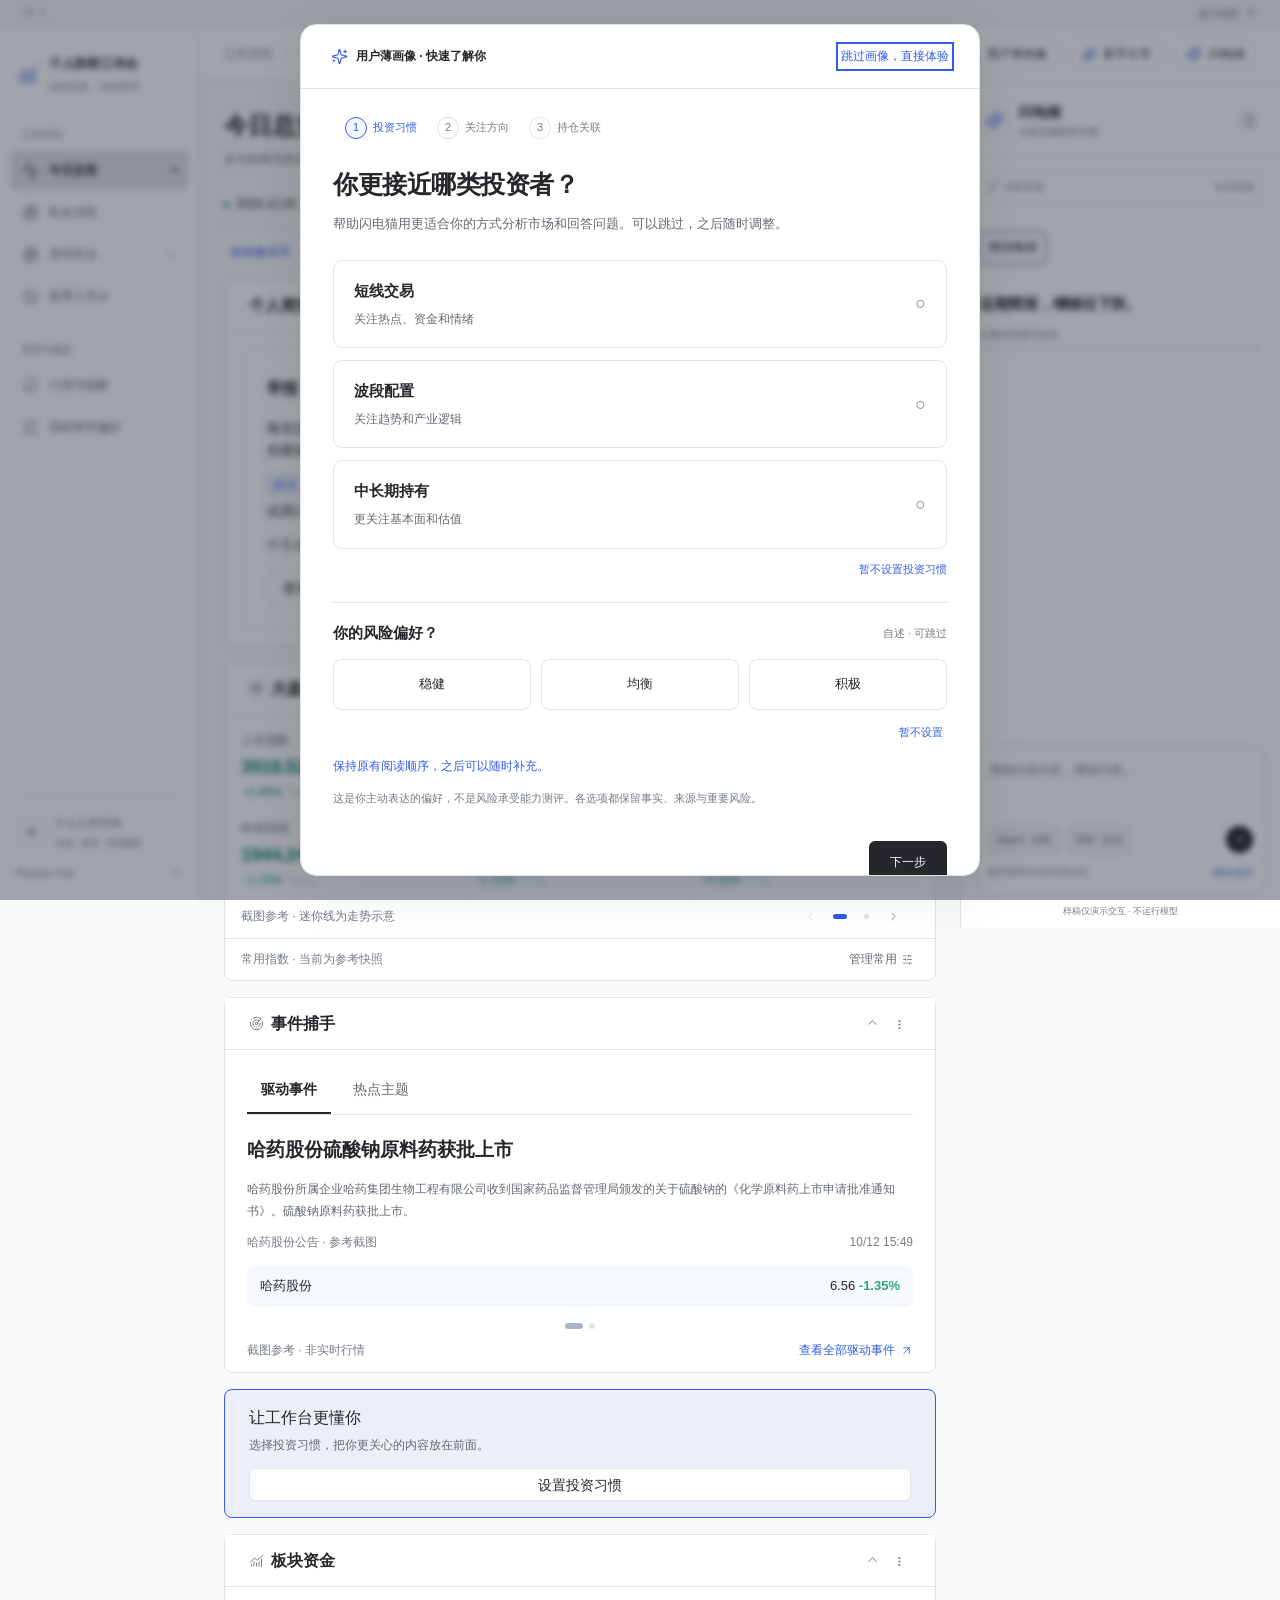
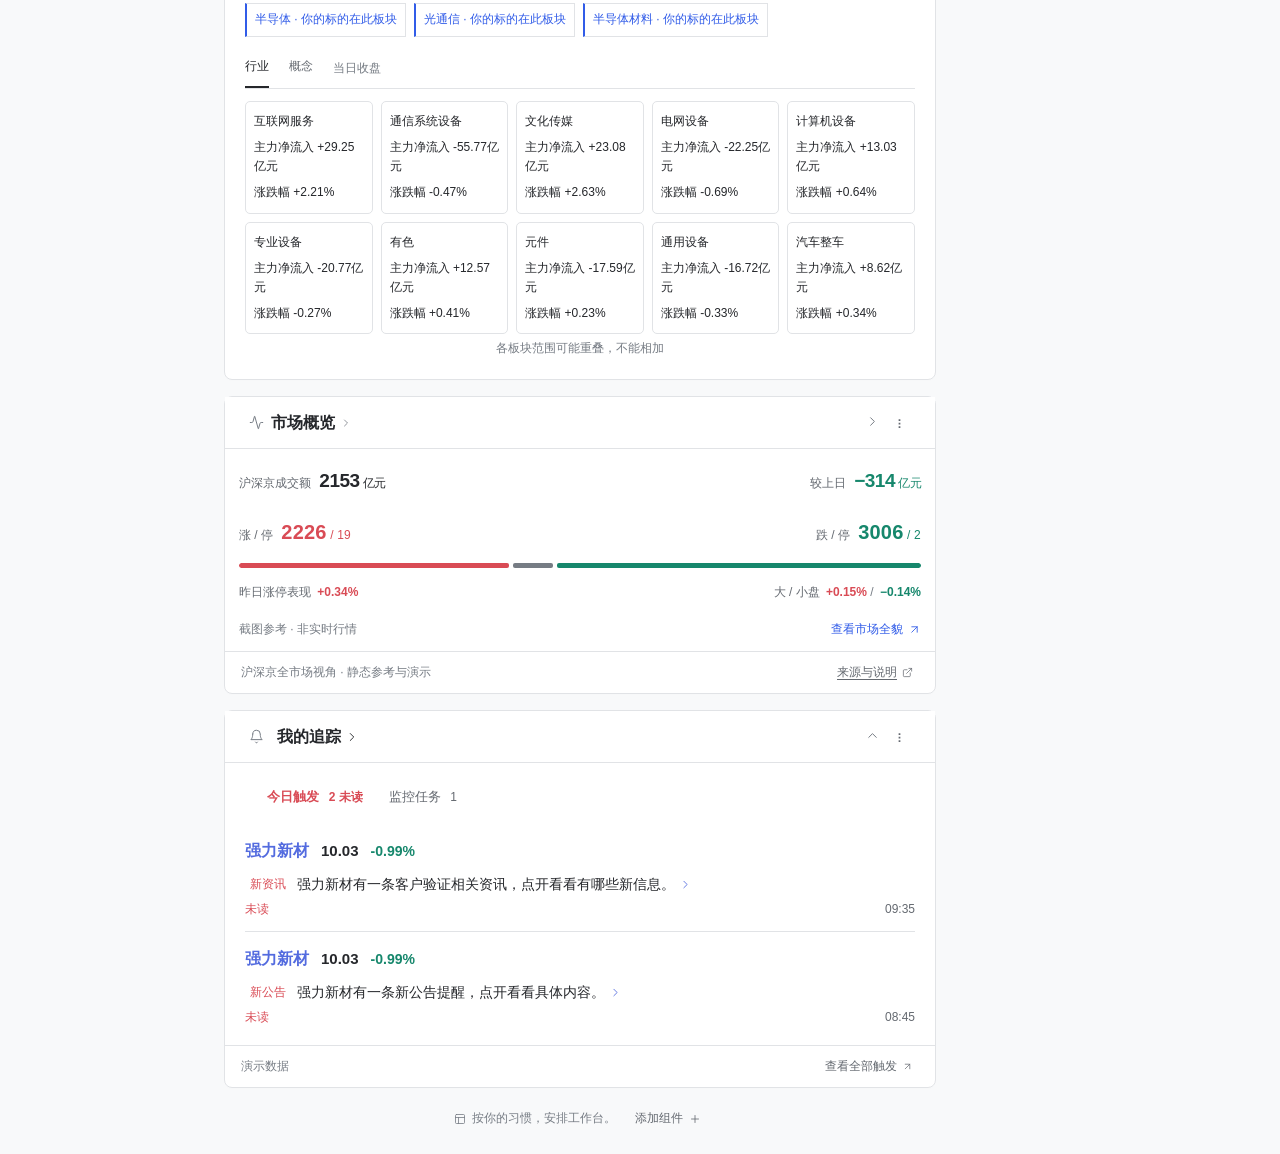
<file: v262.html>
<!doctype html>
<html lang="zh-CN">
<head>
  <meta charset="UTF-8"><meta name="viewport" content="width=device-width, initial-scale=1.0">
  <meta name="robots" content="noindex,nofollow">
  <meta name="color-scheme" content="dark light">
  <!-- Keep legacy render passes out of the first visible frame. -->
  <style id="workbenchBootStyle">
    #workbenchBootStatus{display:none;position:fixed;inset:0;place-items:center;font:13px/1.6 -apple-system,BlinkMacSystemFont,"PingFang SC","Microsoft YaHei",sans-serif;z-index:10000}
    html[data-app-boot="loading"]{background:#f8f9fa;color-scheme:light}
    html[data-app-boot="loading"]:not(.light){background:#17191d;color-scheme:dark}
    html[data-app-boot="loading"] body{visibility:hidden;background:transparent!important}
    html[data-app-boot="loading"] #workbenchBootStatus{display:grid;visibility:visible;color:#646970}
    html[data-app-boot="loading"]:not(.light) #workbenchBootStatus{color:#b1b5bf}
  </style>
  <script id="workbenchBoot">
    (()=>{
      const root=document.documentElement;
      // Client identity stays stable when a desktop window is resized.
      const phone=navigator.userAgentData?.mobile===true||/Mobi|Android|iPhone|iPad|iPod/i.test(navigator.userAgent)||(navigator.platform==='MacIntel'&&navigator.maxTouchPoints>1);
      window.workbenchClient=Object.freeze({desktop:!phone,mobile:phone});
      root.dataset.workbenchClient=phone?'mobile':'desktop';
      root.dataset.appBoot='loading';
      let theme='light';
      try{theme=JSON.parse(localStorage.getItem('vra-design-today-v2-layout')||'null')?.theme||theme;}catch{}
      root.classList.toggle('light',theme==='light');
      document.addEventListener('DOMContentLoaded',()=>{
        // All deferred scripts and their initializers finish before these frames.
        // Visibility preserves the measurements used by the final card layout.
        requestAnimationFrame(()=>requestAnimationFrame(()=>{
          root.dataset.appBoot='ready';
          document.getElementById('workbenchBootStatus')?.remove();
          performance.mark('workbench-ready');
        }));
      },{once:true});
    })();
  </script>
  <title>今日总览 · 个人投研工作台 · 设计样稿</title>
  <link rel="stylesheet" href="styles.css?v=643b3769d6d4"><link rel="stylesheet" href="flow.css?v=d1a3321c30c8"><link rel="stylesheet" href="brief.css?v=40ac1f7ca244">
  <script src="icons.js?v=a04730b10589" defer></script><script src="app.js?v=fa5fd08bbf20" defer></script><script src="flow.js?v=293d128ccbe4" defer></script><script src="brief-snapshot.js?v=b7d8f7711bc7" defer></script><script src="brief-content.js?v=13bb521dd08d" defer></script><script src="research-demo.js?v=860bb6deb086" defer></script><script src="research-tracking.js?v=39a69cebc870" defer></script><script src="research-tracking-ui.js?v=8dd107285b2b" defer></script><script src="brief.js?v=88a737f88df1" defer></script>
  <link rel="stylesheet" href="opportunities.css?v=31d3b4b1a304"><script src="opportunity-data.js?v=818127947739" defer></script><script src="hotspot-data.js?v=ae4499a56a41" defer></script><script src="opportunities.js?v=5c2e5494e41b" defer></script>
  <link rel="stylesheet" href="overview-content.css?v=1f14ef0ed116"><script src="overview-content.js?v=6d0d227e4c44" defer></script><link rel="stylesheet" href="theme-list.css?v=6bb61a82af1d"><link rel="stylesheet" href="evening.css?v=ca396aff8dbb"><script src="evening.js?v=234dd2dd5866" defer></script><link rel="stylesheet" href="brief-actions.css?v=7ca306e4b070"><script src="risk-preference.js?v=645c9f6556da" defer></script><link rel="stylesheet" href="research-methods.css?v=2e7eeda86290"><script src="research-methods.js?v=288b38f0348a" defer></script><script src="brief-actions.js?v=05b30744ba7c" defer></script><link rel="stylesheet" href="event-tracking.css?v=1c35e9b1ab8c"><script src="event-tracking.js?v=a963da960be9" defer></script><link rel="stylesheet" href="security-tracking.css?v=9427d86f605b"><script src="security-tracking.js?v=710283c6d6c0" defer></script><script src="vendor/xlsx-0.20.3.min.js?v=cc015130aa85" defer></script><link rel="stylesheet" href="holdings.css?v=4aae6f996f1c"><script src="holdings.js?v=a0c23dda6515" defer></script><link rel="stylesheet" href="review-ready.css?v=10a96ade561e"><script src="review-ready.js?v=e3a6215dfe9d" defer></script><link rel="stylesheet" href="tracking-picker.css?v=75d88b8aae98"><script src="tracking-picker.js?v=231c8705143f" defer></script><link rel="stylesheet" href="market-overview.css?v=2f27bf618baa"><script src="market-overview-data.js?v=cb031fccbe5f" defer></script><script src="market-overview.js?v=1585e43ed303" defer></script><link rel="stylesheet" href="index-overview.css?v=13f11266ce8b"><script src="index-overview-data.js?v=bafde719c5aa" defer></script><script src="index-overview.js?v=27bfbac619cf" defer></script><link rel="stylesheet" href="etf-insights.css?v=a2f81013700b"><script src="etf-insights.js?v=28da16001b83" defer></script><link rel="stylesheet" href="hotspot-opportunities.css?v=1dec7b01add7"><script src="hotspot-opportunities.js?v=424c95e2896d" defer></script><link rel="stylesheet" href="tracking-center.css?v=5f18e28926f8"><script src="tracking-center.js?v=7defcf0ebdde" defer></script><script src="demo-market-chart.js?v=7696635f54b4" defer></script><link rel="stylesheet" href="navigation.css?v=8be2272d2ecc"><script src="brief-related-themes.js?v=78ca0cc5ac33" defer></script><script src="event-driver-data.js?v=f74f796b1ff9" defer></script><script src="event-driver.js?v=2c35ee48fda3" defer></script><script src="navigation.js?v=65b139dbafb0" defer></script>
  <link rel="stylesheet" href="presentation-annotations.css?v=d61c194af729"><script src="presentation-annotations.js?v=923a9dfc41a3" defer></script>
  <link rel="stylesheet" href="workbench-style.css?v=4ed44b899989">
  <link rel="stylesheet" href="profile-memory.css?v=1c0870a050a0"><script src="profile-memory.js?v=a68fe393a220" defer></script>
  <link rel="stylesheet" href="brief-personalization.css?v=e391b2b14786"><script src="brief-personalization.js?v=8826d623a9d9" defer></script>
  <link rel="stylesheet" href="brief-guide.css?v=1f413e50946c"><script src="brief-guide.js?v=f81b38ba2c0e" defer></script>
  <link rel="stylesheet" href="event-sources.css?v=65e1c0b8183e"><script src="event-sources.js?v=a354553657c5" defer></script>
  <link rel="stylesheet" href="onboarding-tour.css?v=292fb50fded3"><script src="onboarding-tour.js?v=742890806937" defer></script>
  <script src="newcomer-reward.js?v=1a7ba8909d0f" defer></script><link rel="stylesheet" href="first-research-task.css?v=920d7ca63964"><script src="first-research-task.js?v=aa311f559284" defer></script>
  <link rel="stylesheet" href="assistant-capabilities.css?v=04090621ca8e"><script src="capability-routing.js?v=fbc3061330de" defer></script><script src="collaboration-demo.js?v=7825b3282942" defer></script><script src="assistant-capabilities.js?v=3dee740aa45f" defer></script>
  <link rel="stylesheet" href="inline-questions.css?v=21d3cbc15b6d"><script src="inline-questions.js?v=beab4d842517" defer></script>
  <link rel="stylesheet" href="focus-demo.css?v=b5675ca88da9"><script src="focus-demo.js?v=1220cc60c1ba" defer></script>
  <link rel="stylesheet" href="brief-alerts.css?v=46b5fd351171"><link rel="stylesheet" href="research-demo.css?v=c9826e5405ca"><script src="brief-alerts.js?v=7e429c3a51d9" defer></script>
  <link rel="stylesheet" href="profile-delivery.css?v=b7811cfb828b"><script src="profile-delivery.js?v=e061d368d37a" defer></script>
  <link rel="stylesheet" href="evening-overseas.css?v=3bab99d18f6b"><script src="evening-overseas.js?v=f3bdff76e1b2" defer></script>
  <script src="overview-v3-data.js?v=956bd29be9a2" defer></script>
  <script src="overview-v3.js?v=0c8ee431c3a2" defer></script>
  <script src="overview-v11-data.js?v=d78d7a52e41a" defer></script>
  <script src="overview-v11.js?v=a07bea253e99" defer></script>
  <script src="profile-brief-questions.js?v=040236ae30ce" defer></script>
  <script src="brief-personal-related.js?v=b62e2c139afa" defer></script>
  <script src="evening-reference-data.js?v=1175f1f44655" defer></script><link rel="stylesheet" href="evening-desktop.css?v=18be1ff4e30c"><script src="evening-desktop.js?v=077768d71e4c" defer></script>
  <link rel="stylesheet" href="event-driver.css?v=404e4869d6ee"><script src="event-driver-init.js?v=e4368d276181" defer></script>
</head>
<body>
<div id="workbenchBootStatus" role="status" aria-live="polite">正在加载工作台…</div>
<a class="skip" href="#main">跳到主要内容</a>
<div class="design-strip"><span><i data-icon="panels-top-left"></i> 页面设计样稿 <b>V2</b></span><span>沿用现有原型 · 内容与公司均为虚构示例，未接入行情或 AI</span><button id="designNotes">设计说明 <i data-icon="arrow-up-right"></i></button></div>
<div class="shell">
  <aside class="sidebar" aria-label="主导航">
    <a class="brand" href="#overview"><span class="brand-mark"><i data-icon="chart-no-axes-combined"></i></span><span>个人投研工作台<small>你的信息，你的研究</small></span></a>
    <nav>
      <small class="nav-label">工作空间</small>
      <a class="nav-item active" href="#overview" aria-current="page"><i data-icon="activity"></i>今日总览<span class="nav-dot"></span></a>
      <button class="nav-item" data-existing="资讯雷达"><i data-icon="radar"></i>资讯雷达<i data-icon="chevron-right" class="nav-arrow"></i></button>
      <button class="nav-item" data-existing="板块中心"><i data-icon="layout-grid"></i>板块中心</button>
      <button class="nav-item" data-existing="股票工作台"><i data-icon="star"></i>股票工作台</button>
      <small class="nav-label second">研究与服务</small>
      <button class="nav-item" data-preview="research"><i data-icon="files"></i>我的研究</button>
      <button class="nav-item" data-preview="subscriptions"><i data-icon="bell"></i>订阅与提醒</button>
    </nav>
    <div class="sidebar-bottom"><div class="workspace-id"><span class="workspace-avatar">研</span><div>个人工作空间<small>自选 · 研究 · 持续服务</small></div></div><a href="https://phoenixtree.ai/" target="_blank" rel="noopener">Phoenix Tree <i data-icon="arrow-up-right"></i></a></div>
  </aside>
  <div class="workspace">
    <header class="topbar"><div class="breadcrumb">工作空间 <span>/</span> <strong id="breadcrumbTitle">今日总览</strong></div><div class="top-tools"><span class="scenario">盘前场景</span><button class="icon-button" id="themeToggle" aria-label="切换为浅色"><i data-icon="sun"></i></button><button type="button" class="profile-entry" id="profileEntry" data-profile-onboarding aria-haspopup="dialog" aria-controls="profileDialog"><i data-icon="sliders-horizontal"></i><span>用户薄画像</span></button><button type="button" class="tour-entry" id="onboardingTourEntry" aria-haspopup="dialog" aria-controls="workbenchTour" title="从首页开始查看新手引导"><i data-icon="sparkles"></i><span>新手引导</span></button><button class="assistant-toggle" id="assistantToggle" aria-expanded="true"><i data-icon="sparkles"></i> 闪电猫</button></div></header>
    <div class="work-area">
      <main id="main" tabindex="-1">
        <section id="overviewView">
          <header class="page-head"><div><div class="eyebrow">你的每日研究起点</div><h1>今日总览</h1><p>从与你有关的信息开始，带着问题继续研究。</p></div><button class="button" id="addWidget"><i data-icon="plus"></i>添加组件</button></header>
          <div class="dayline"><span><span class="status-dot"></span>9 月 21 日 · 周一</span><span>盘前简报已准备好 <span class="muted">· 场景示意</span></span><button id="editLayout"><i data-icon="sliders-horizontal"></i>整理工作台</button></div>
          <div id="widgetGrid" class="widget-grid"></div>
          <div class="layout-footer"><span><i data-icon="panels-top-left"></i>按你的习惯，安排工作台。</span><button id="addWidgetBottom">添加组件 <i data-icon="plus"></i></button></div>
        </section>
        <section id="briefView" hidden></section>
        <section id="researchView" hidden></section><section id="flowView" hidden></section>
      </main>
      <aside class="assistant" id="assistant" aria-label="闪电猫智能助手">
        <header class="assistant-head"><span class="cat-mark"><i data-icon="sparkles"></i></span><div><strong>闪电猫</strong><small>全能金融投研专家</small></div><button class="icon-button" id="closeAssistant" aria-label="收起闪电猫"><i data-icon="panel-right-close"></i></button></header>
        <div class="assistant-context"><i data-icon="link"></i><span>当前上下文</span><strong id="contextName">今日总览</strong></div>
        <div class="assistant-scroll" id="assistantContent"></div>
        <form class="composer" id="chatForm"><label for="chatInput" class="sr-only">向闪电猫提问</label><textarea id="chatInput" rows="2" placeholder="围绕当前内容，继续问我…"></textarea><div class="cap-composer-tools"><div class="cap-composer-choices" aria-label="本次提问的 Agent 与 Skill"><button type="button" id="capabilityAgent" data-cap="agent" aria-haspopup="dialog">Agent · 全能</button><button type="button" id="capabilitySkills" data-cap="skills" aria-haspopup="dialog">Skill · 自动</button></div><button type="submit" aria-label="发送问题"><i data-icon="arrow-up"></i></button></div><div class="cap-composer-meta"><span>提问将携带当前页面信息</span><button type="button" id="capabilityExit" data-cap="close" hidden>返回对话</button><button type="button" data-cap="prepare" id="capabilityDemo">协作演示</button></div></form>
        <div class="assistant-foot">样稿仅演示交互 · 不运行模型</div>
      </aside>
    </div>
  </div>
</div>
<dialog id="modal" aria-labelledby="modalTitle"><div class="modal-head"><div><span id="modalEyebrow" class="eyebrow">个人投研工作台</span><h2 id="modalTitle"></h2></div><button class="icon-button" id="closeModal" aria-label="关闭弹窗"><i data-icon="x"></i></button></div><div id="modalBody"></div></dialog>
<div id="toast" role="status" aria-live="polite"></div>
</body>
</html>
</file>
<file: styles.css>
:root{--bg:#080d17;--sidebar:#0e1420;--card:#101824;--card-raised:#151e2c;--line:#253044;--line-soft:#1c2737;--text:#e5ebf3;--muted:#98a6ba;--subtle:#73849c;--orange:#f56735;--orange-soft:#f5673516;--red:#df7779;--green:#58b39b;--body:"PingFang SC","Microsoft YaHei",sans-serif;--display:"Avenir Next","PingFang SC",sans-serif;--mono:"SFMono-Regular",Consolas,monospace;color-scheme:dark}
*{box-sizing:border-box}body{margin:0;background:var(--bg);color:var(--text);font:13px/1.6 var(--body)}button,a,input,textarea,select{-webkit-tap-highlight-color:transparent}button,input,textarea,select{font:inherit}button{cursor:pointer;color:inherit;border:0;background:none}a{color:inherit;text-decoration:none}button{transition:background .15s,border-color .15s,color .15s}button:disabled{cursor:default;opacity:.45}button:hover:not(:disabled){color:var(--text)}button:focus-visible,a:focus-visible,input:focus-visible,textarea:focus-visible,select:focus-visible,summary:focus-visible{outline:2px solid var(--orange);outline-offset:3px}h1,h2,h3,p{margin:0}svg.icon{width:17px;height:17px;vertical-align:middle;fill:none;stroke:currentColor;stroke-width:1.65;stroke-linecap:round;stroke-linejoin:round;flex:none}.sr-only{position:absolute;width:1px;height:1px;overflow:hidden;clip:rect(0,0,0,0)}[hidden]{display:none!important}.skip{position:fixed;top:-100px;z-index:99;background:var(--orange);padding:10px}.skip:focus{top:0}.muted{color:var(--subtle)}
.design-strip{height:30px;background:#1c202a;border-bottom:1px solid #343641;display:flex;align-items:center;justify-content:space-between;padding:0 20px;font-size:10px;color:#b3bdcb;gap:18px}.design-strip>span:first-child{display:flex;align-items:center;gap:7px;color:#e0e4eb}.design-strip .icon{width:13px;height:13px}.design-strip b{font:9px var(--mono);border:1px solid #555b68;padding:1px 5px;border-radius:3px}.design-strip button{font-size:10px;color:#c4cbd6;display:flex;gap:5px;align-items:center}
.shell{display:flex;min-height:calc(100dvh - 30px)}.sidebar{width:202px;flex:none;background:var(--sidebar);border-right:1px solid var(--line);position:sticky;top:0;height:calc(100dvh - 30px);display:flex;flex-direction:column}.brand{display:flex;gap:10px;align-items:center;padding:26px 17px 27px;white-space:nowrap;font-weight:650;font-size:15px;letter-spacing:-.35px}.brand small{display:block;font-size:10px;letter-spacing:.5px;color:var(--subtle);font-weight:400;margin-top:4px}.brand-mark{width:30px;height:33px;background:var(--orange-soft);border:1px solid #f5673529;border-radius:8px;display:grid;place-items:center;color:var(--orange)}.brand-mark .icon{width:21px;height:21px}nav{padding:0 12px}.nav-label{display:block;color:var(--subtle);font-size:10px;padding:0 13px;margin-bottom:10px}.nav-label.second{margin-top:28px}.nav-item{display:flex;align-items:center;gap:12px;width:100%;height:43px;padding:0 13px;border-radius:9px;margin:3px 0;color:var(--muted);text-align:left;font-size:12px;position:relative}.nav-item:hover{background:var(--card-raised)}.nav-item.active{background:#202734;color:#f4f5f8;box-shadow:inset 0 0 0 1px #f567352b}.nav-item.active:before{content:"";position:absolute;left:0;top:13px;bottom:13px;width:2px;background:var(--orange);border-radius:3px}.nav-item.active>.icon{color:var(--orange)}.nav-dot{margin-left:auto;width:4px;height:4px;background:var(--orange);border-radius:100%}.nav-arrow{margin-left:auto;width:12px!important}.sidebar-bottom{margin-top:auto;padding:20px 18px;color:var(--subtle);font-size:10px}.workspace-id{border-top:1px solid var(--line);padding-top:17px;display:flex;gap:9px;align-items:center;color:var(--muted);font-size:11px}.workspace-id small{display:block;font-size:9px;margin-top:3px;color:var(--subtle)}.workspace-avatar{background:var(--card-raised);border:1px solid var(--line);border-radius:8px;width:30px;height:30px;display:grid;place-items:center}.sidebar-bottom>a{display:flex;align-items:center;justify-content:space-between;margin-top:19px}.sidebar-bottom>a>.icon{width:12px;height:12px}
.workspace{flex:1;min-width:0}.topbar{height:57px;border-bottom:1px solid var(--line);background:var(--sidebar);display:flex;align-items:center;justify-content:space-between;padding:0 26px}.breadcrumb{font-size:11px;color:var(--subtle)}.breadcrumb span{margin:0 10px;color:var(--line)}.breadcrumb strong{font-weight:500;color:var(--text)}.top-tools{display:flex;gap:17px;align-items:center}.scenario{font-size:10px;color:var(--muted)}.icon-button{width:29px;height:29px;display:inline-flex;align-items:center;justify-content:center;border-radius:6px;color:var(--muted);padding:0}.icon-button:hover{background:var(--card-raised);color:var(--orange)!important}.icon-button>.icon{width:15px;height:15px}.assistant-toggle{display:flex;align-items:center;gap:7px;font-size:11px;color:var(--orange);border:1px solid #f5673540;background:var(--orange-soft);padding:6px 11px;border-radius:20px}.work-area{display:flex;align-items:flex-start}main{flex:1;min-width:0;padding:27px 26px 24px;outline:none}.page-head{display:flex;align-items:center;justify-content:space-between;margin-bottom:21px;gap:15px}.eyebrow{font-size:10px;letter-spacing:1px;color:var(--orange);font-weight:500}h1{font-family:var(--display);font-size:29px;line-height:1.4;letter-spacing:-.9px;margin:3px 0 4px;font-weight:650}.page-head p{font-size:11px;color:var(--muted)}.button{border:1px solid var(--line);background:var(--card);display:inline-flex;align-items:center;justify-content:center;gap:7px;font-size:11px;border-radius:7px;padding:8px 12px;white-space:nowrap}.button:hover{background:var(--card-raised);border-color:#526079}.button .icon{width:14px;height:14px}.button.primary{background:var(--orange);color:#fff;border-color:var(--orange);font-weight:500}.button.primary:hover{background:#e85c2d}.button.ghost{background:transparent}.dayline{display:flex;gap:18px;align-items:center;margin-bottom:17px;padding:10px 0;border-top:1px solid var(--line-soft);border-bottom:1px solid var(--line-soft);font-size:10px;color:var(--muted)}.dayline>span:first-child{color:var(--text)}.status-dot{display:inline-block;width:5px;height:5px;background:var(--orange);border-radius:50%;vertical-align:middle;margin-right:7px}.dayline>button{margin-left:auto;display:flex;gap:6px;align-items:center;font-size:10px;color:var(--muted)}.dayline .icon{width:12px;height:12px}
.widget-grid{display:grid;grid-template-columns:1fr 1fr;gap:14px;align-items:stretch}.widget{border:1px solid var(--line);border-radius:11px;background:var(--card);min-width:0;position:relative;display:flex;flex-direction:column}.widget>.widget-body{flex:1}.widget.wide{grid-column:1/-1}.widget-head{display:flex;align-items:center;justify-content:space-between;padding:12px 15px;border-bottom:1px solid var(--line-soft);gap:5px}.widget-title{display:flex;align-items:center;gap:8px;min-width:0}.widget-title>.icon{color:var(--muted);width:15px;height:15px}.widget-title h2{font-size:12px;font-weight:600;white-space:nowrap}.widget-sub{font-size:9px;color:var(--subtle);margin-left:5px}.widget-tools{display:flex;gap:1px;flex:none}.widget.collapsed .widget-body,.widget.collapsed .widget-footer{display:none}.widget.collapsed .widget-head{border-bottom:0}.widget.collapsed{grid-column:1/-1}.widget.collapsed .collapse-icon{transform:rotate(180deg)}.widget.pinned>.widget-head .pin-indicator{display:block;color:var(--orange);width:12px;height:12px}.pin-indicator{display:none}.widget-footer{padding:8px 15px;border-top:1px solid var(--line-soft);font-size:9px;color:var(--subtle);display:flex;align-items:center;justify-content:space-between;gap:8px}.widget-footer button{font-size:10px;color:var(--muted);display:flex;align-items:center;gap:5px}.widget-footer .icon{width:11px;height:11px}.widget-menu{position:absolute;z-index:10;right:12px;top:45px;min-width:160px;border:1px solid #455069;background:var(--card-raised);box-shadow:0 10px 35px #0006;border-radius:9px;padding:5px}.widget-menu button{display:flex;align-items:center;gap:9px;text-align:left;width:100%;padding:8px 9px;font-size:11px;border-radius:5px}.widget-menu button:hover{background:var(--line)}.widget-menu button .icon{width:13px;height:13px}.widget-menu button.danger{color:var(--red);border-top:1px solid var(--line);border-radius:0;margin-top:4px;padding-top:10px}
.brief{border-color:#65412f;background:linear-gradient(125deg,#211d21 0%,#121a27 47%,#111925 100%);overflow:visible}.brief .widget-head{border-bottom:1px solid #f567351b}.brief .widget-title>.icon{color:#f89868;width:18px;height:18px}.brief .widget-sub{color:#ac978c}.brief-body{padding:19px 20px 0}.brief-top{display:flex;align-items:center;justify-content:space-between;gap:14px}.brief-top h3{font-size:21px;letter-spacing:-.65px;font-weight:600}.brief-top p{font-size:11px;color:var(--muted);margin-top:5px}.brief-issue{font:11px var(--mono);color:#b19a8c;text-align:right;line-height:1.8}.brief-issue small{display:block;font:9px var(--body);color:var(--subtle)}.brief-intro{display:flex;align-items:flex-start;gap:10px;padding:10px 12px;margin:15px 0 0;border:1px solid #b9987830;border-radius:6px;background:#ffffff03;font-size:11px;color:#c8cbd1;line-height:1.8}.brief-intro>span{font-size:9px;color:#d6ae8f;white-space:nowrap;border-right:1px solid #b9987830;padding-right:10px;margin-top:2px}.brief-events{display:grid;grid-template-columns:1fr 1fr;gap:20px;padding:17px 0}.brief-event+ .brief-event{border-left:1px solid var(--line);padding-left:20px}.event-meta{display:flex;align-items:center;gap:7px;font-size:9px;color:var(--subtle);margin-bottom:7px}.event-meta .tag{background:#f5673512;color:#e8a485;border:1px solid #f5673529;font-size:9px;padding:1px 6px;border-radius:4px}.brief-event h3{font-size:13px;line-height:1.7;margin-bottom:5px;font-weight:550}.brief-event p{font-size:11px;color:var(--muted);line-height:1.8;margin-bottom:10px}.text-action{font-size:11px;color:var(--orange);padding:0;display:inline-flex;align-items:center;gap:5px}.text-action .icon{width:13px;height:13px}.brief .widget-footer{padding:11px 20px;border-color:#b9987829}.brief .widget-footer>div{display:flex;gap:15px;align-items:center}.brief .widget-footer>button{color:var(--orange)}.tag-green{color:var(--green)}.subscribed{display:flex;align-items:center;gap:5px;color:#b7b0a6}.subscribed .icon{color:var(--green)}
.stock-body{padding:0 14px}.table-tabs{display:flex;align-items:center;gap:15px;margin:12px 0;color:var(--subtle);font-size:10px}.table-tabs button{padding:0 0 6px;font-size:10px;border-bottom:2px solid transparent}.table-tabs button.selected{color:var(--text);border-bottom-color:var(--orange)}.table-tabs>span{margin-left:auto;font-size:9px}.table-head,.stock-row{display:grid;grid-template-columns:minmax(105px,1fr) 45px 51px 50px;gap:7px;align-items:center}.table-head{font-size:9px;color:var(--subtle);padding-bottom:8px;border-bottom:1px solid var(--line-soft)}.table-head>span:not(:first-child){text-align:right}.stock-row{padding:10px 0;border-bottom:1px solid var(--line-soft);font-size:11px}.stock-row:last-child{border-bottom:0}.stock-row>span{text-align:right;font:13px var(--mono);color:var(--subtle)}.stock-row strong{font-size:11px;font-weight:500}.stock-row small{display:block;font-size:9px;color:var(--subtle);margin-top:2px}.mini-spark{width:48px;height:20px;color:var(--subtle);opacity:.8}.stock-label{display:flex;align-items:center;gap:5px}.stock-label i{display:block;width:4px;height:4px;border-radius:50%;background:var(--orange)}
.market-body{padding:13px 15px 7px}.index-grid{display:grid;grid-template-columns:repeat(3,1fr);gap:10px}.index-item{padding-right:6px}.index-item>span{color:var(--muted);font-size:10px}.index-item strong{display:block;font:22px var(--mono);margin-top:3px;color:var(--text)}.index-item small{display:block;font-size:9px;color:var(--subtle);margin-top:3px}.index-item.active>span{color:var(--orange)}.chart{height:106px;margin:12px 0 0;position:relative;border-top:1px solid var(--line-soft);overflow:hidden}.chart svg{width:100%;height:100%;position:absolute;inset:0}.chart span{position:absolute;right:0;top:8px;font-size:9px;color:var(--subtle);background:var(--card);padding-left:7px}.chart-times{display:flex;justify-content:space-between;font:8px var(--mono);color:var(--subtle);margin:5px 0}.data-message{font-size:9px;color:var(--subtle);text-align:center;padding:5px 0}
.sector-body{padding:13px 15px}.sector-legend{display:flex;justify-content:space-between;font-size:9px;color:var(--subtle);margin-bottom:10px}.sector-grid{display:grid;grid-template-columns:1.15fr 1fr 1fr;gap:5px}.sector-cell{background:#233040;border:1px solid #47546844;border-radius:5px;display:flex;min-height:65px;align-items:center;justify-content:center;flex-direction:column;color:#b8c4d4;font-size:11px;gap:4px}.sector-cell:first-child{background:#533031;border-color:#a56a6644;color:#e6babc;grid-row:span 2}.sector-cell:nth-child(3){background:#233f3e;border-color:#4a787344;color:#a2c5ba}.sector-cell:nth-child(4){background:#423033;color:#d5b0b0}.sector-cell small{font-size:9px;opacity:.6}.fund-body{padding:9px 15px 13px}.fund-row{display:grid;grid-template-columns:60px 1fr 24px;align-items:center;gap:12px;font-size:10px;padding:8px 0}.fund-row>span:last-child{text-align:right;color:var(--subtle);font-family:var(--mono)}.fund-track{height:5px;background:var(--line-soft);border-radius:2px}.fund-track i{display:block;height:100%;background:#ae7267;border-radius:2px}.fund-row:nth-child(n+4) .fund-track i{background:#527d77}.layout-footer{display:flex;align-items:center;justify-content:center;gap:13px;margin:22px 0 0;font-size:10px;color:var(--subtle)}.layout-footer span,.layout-footer button{display:inline-flex;align-items:center;gap:6px}.layout-footer button{font-size:10px;color:var(--muted)}.layout-footer .icon{width:12px;height:12px}
.assistant{width:304px;flex:none;border-left:1px solid var(--line);background:#121620;position:sticky;top:0;height:calc(100dvh - 87px);display:flex;flex-direction:column}.assistant-head{display:flex;align-items:center;gap:10px;padding:21px 19px 18px}.cat-mark{display:flex;align-items:center;justify-content:center;width:36px;height:36px;border-radius:11px;background:#f5673519;color:var(--orange);border:1px solid #f5673540}.cat-mark .icon{width:21px;height:21px}.assistant-head strong{display:block;font-size:14px;font-weight:600}.assistant-head small{display:block;font-size:10px;color:var(--subtle);margin-top:1px}.assistant-head>.icon-button{margin-left:auto}.assistant-context{margin:0 16px 18px;padding:8px 10px;background:#1c2230;border:1px solid var(--line);border-radius:6px;display:flex;gap:6px;align-items:center;font-size:9px;color:var(--subtle)}.assistant-context .icon{width:12px;height:12px}.assistant-context strong{font-size:10px;font-weight:500;color:var(--muted);margin-left:auto;max-width:115px;overflow:hidden;white-space:nowrap;text-overflow:ellipsis}.assistant-scroll{padding:4px 19px 15px;overflow:auto;flex:1;scrollbar-width:thin}.assistant-greeting{color:#d8dfe9;font-size:16px;line-height:1.75;letter-spacing:-.3px;margin:2px 0 11px;font-weight:500}.assistant-copy{font-size:11px;line-height:1.95;color:var(--muted)}.assistant-scope{display:flex;align-items:center;gap:7px;font-size:9px;color:var(--subtle);margin:17px 0 24px}.assistant-scope .icon{width:12px;height:12px}.suggestion-label{font-size:10px;color:var(--subtle);margin-bottom:10px}.suggestion{display:flex;align-items:center;justify-content:space-between;gap:8px;width:100%;text-align:left;border-bottom:1px solid var(--line);font-size:11px;padding:12px 0;color:#c1cbda;line-height:1.6}.suggestion .icon{width:13px;height:13px;color:var(--subtle)}.ability-note{margin-top:28px;border-left:2px solid #f5673555;padding:0 0 0 12px;color:var(--subtle);font-size:10px;line-height:1.9}.ability-note strong{display:block;color:var(--muted);font-size:10px;font-weight:500;margin-bottom:4px}.ability-tags{display:flex;flex-wrap:wrap;gap:5px;margin-top:9px}.ability-tags span{font-size:9px;border:1px solid var(--line);padding:2px 6px;border-radius:4px;color:var(--muted)}.composer{margin:10px 14px 0;padding:10px;background:#0c1018;border:1px solid #41414a;border-radius:10px}.composer:focus-within{border-color:var(--orange)}.composer textarea{width:100%;resize:none;border:0;background:none;outline:none;font-size:11px;color:var(--text);line-height:1.7;min-height:46px}.composer textarea::placeholder{color:var(--subtle)}.composer>div{display:flex;align-items:center;justify-content:space-between}.composer>div>span{font-size:8px;color:var(--subtle)}.composer button{width:25px;height:25px;display:grid;place-items:center;background:var(--orange);color:white;border-radius:6px}.composer button .icon{width:14px;height:14px}.assistant-foot{text-align:center;font-size:8px;color:var(--subtle);padding:8px 0 13px}.user-message{font-size:11px;background:#29242a;border:1px solid #79513d55;border-radius:9px;padding:12px;margin:4px 0 16px}.process-label{font-size:9px;color:var(--orange);margin:12px 0}.process-step{position:relative;padding:0 0 20px 22px;border-left:1px solid var(--line);margin-left:5px}.process-step:before{content:"";position:absolute;top:5px;left:-4px;width:7px;height:7px;border-radius:100%;background:var(--orange)}.process-step strong{display:block;font-size:11px;font-weight:500}.process-step small{display:block;font-size:9px;color:var(--subtle);line-height:1.8;margin-top:4px}.process-step details{margin-top:7px;color:var(--muted);font-size:9px}.process-step details p{padding:6px 0;font-size:10px}.process-step:last-child{border-left-color:transparent}.sample-notice{font-size:10px;color:var(--subtle);padding:10px;border:1px dashed var(--line);border-radius:6px;line-height:1.8;margin:13px 0}.assistant-scroll .button{width:100%}
dialog{width:min(600px,calc(100vw - 32px));max-height:85dvh;border:1px solid #45516a;border-radius:14px;background:var(--card);color:var(--text);padding:0;box-shadow:0 30px 100px #0008}dialog::backdrop{background:#030711aa;backdrop-filter:blur(4px)}.modal-head{display:flex;align-items:center;justify-content:space-between;padding:22px 24px;border-bottom:1px solid var(--line)}.modal-head h2{font-size:20px;font-weight:600;margin-top:3px}.modal-head .eyebrow{font-size:9px}#modalBody{padding:22px 24px 25px;font-size:12px;line-height:1.9}#modalBody>p{color:var(--muted);margin-bottom:15px}#modalBody h3{font-size:13px;margin:15px 0 6px}#modalBody ul{padding-left:18px;color:var(--muted)}.component-option{display:flex;align-items:center;gap:12px;padding:14px 0;border-bottom:1px solid var(--line)}.component-option>.icon{color:var(--orange);width:22px;height:22px}.component-option>div{flex:1}.component-option strong{font-size:12px;font-weight:500}.component-option small{display:block;color:var(--subtle);font-size:10px}.component-option>.button{font-size:10px}.field{display:block;margin:15px 0}.field>span{display:block;color:var(--muted);font-size:11px;margin-bottom:6px}.field input,.field select{width:100%;padding:9px 11px;background:var(--bg);color:var(--text);border:1px solid var(--line);border-radius:6px}.checkboxes{display:flex;flex-wrap:wrap;gap:8px}.checkboxes label{border:1px solid var(--line);padding:6px 9px;border-radius:6px;font-size:11px;display:flex;align-items:center;gap:7px}input[type=checkbox]{accent-color:var(--orange)}.modal-actions{display:flex;justify-content:flex-end;gap:8px;margin-top:20px}.empty-state{text-align:center;border:1px dashed var(--line);border-radius:10px;padding:36px;color:var(--muted);grid-column:1/-1}.empty-state button{margin-top:12px}#toast{position:fixed;bottom:25px;left:50%;transform:translate(-50%,15px);z-index:100;background:#293343;color:#f3f5f8;border:1px solid #526079;box-shadow:0 10px 25px #0004;border-radius:9px;padding:11px 18px;max-width:90vw;font-size:12px;opacity:0;pointer-events:none;transition:opacity .15s,transform .15s}#toast.show{opacity:1;transform:translate(-50%,0)}
.back-button{display:flex;align-items:center;gap:7px;font-size:11px;color:var(--muted);padding:0;margin-bottom:22px}.back-button .icon{width:13px;height:13px}.detail-sheet{background:var(--card);border:1px solid var(--line);border-radius:12px;overflow:hidden}.detail-cover{padding:25px 26px;background:linear-gradient(120deg,#282026,var(--card));border-bottom:1px solid #f5673533}.detail-cover h1{font-size:27px;margin:10px 0}.detail-cover p{font-size:11px;color:var(--muted)}.detail-body{padding:25px 26px}.detail-body h2{font-size:16px;margin:22px 0 10px}.detail-body h2:first-child{margin-top:0}.detail-body p{font-size:12px;line-height:1.95;color:var(--muted);margin:8px 0 14px}.detail-body .brief-event{margin:17px 0;padding:17px;border:1px solid var(--line);border-radius:8px}.detail-body .brief-event h3{font-size:15px}.detail-body .brief-event p{font-size:12px}.detail-body .brief-event+.brief-event{padding-left:17px}.paper-foot{display:flex;gap:8px;border-top:1px solid var(--line);padding:17px 26px;flex-wrap:wrap}.conclusion{border-left:3px solid var(--orange);padding:13px 17px;background:var(--orange-soft);margin:8px 0 20px}.conclusion strong{font-size:16px;font-weight:500;line-height:1.8}.detail-body details{border:1px solid var(--line);border-radius:8px;padding:13px 15px;margin-top:13px}.detail-body summary{cursor:pointer;font-size:12px}.evidence-row{padding:12px 0;display:flex;justify-content:space-between;align-items:center;border-bottom:1px solid var(--line);gap:10px}.evidence-row span{font-size:11px;color:var(--muted)}.evidence-row .button{font-size:10px}.illustration-list{padding-left:18px;color:var(--muted);font-size:12px;line-height:2}.change-box{border:1px solid #58b39b55;background:#58b39b0d;border-radius:7px;padding:12px;font-size:11px;color:var(--muted);margin-top:12px}
html.light{--bg:#f2f5f8;--sidebar:#fff;--card:#fff;--card-raised:#f5f7fa;--line:#dbe2eb;--line-soft:#e9edf3;--text:#1d2a3c;--muted:#596a80;--subtle:#7b8a9e;--orange:#d85223;--orange-soft:#d8522310;--red:#b45760;--green:#3a8f79;color-scheme:light}.light .nav-item.active{background:#f6eee9;color:var(--text)}.light .brief{background:linear-gradient(125deg,#fff3e9,#fff 65%);border-color:#dec3ae}.light .brief-intro{background:#ffffff70;color:var(--muted)}.light .assistant{background:#fbf7f2}.light .assistant-context{background:#f2ece6}.light .assistant-greeting{color:var(--text)}.light .suggestion{color:var(--muted)}.light .composer{background:#fff;border-color:#d8c5b7}.light .user-message{background:#fff0e3}.light .detail-cover{background:#fff4ea}.light .index-item strong{color:var(--text)}.light .sector-cell{background:#edf1f6;color:#596a80}.light .sector-cell:first-child{background:#f6e7e6;color:#99595e}.light .sector-cell:nth-child(3){background:#e2f0ea;color:#487c6b}.light .sector-cell:nth-child(4){background:#f3e5e7;color:#99595e}
@media(min-width:1700px){main{padding:32px 36px;max-width:1450px;margin:auto}.sidebar{width:220px}.assistant{width:340px}.brief-body{padding:23px 24px 0}.brief-events{padding:23px 0}.stock-row{padding:13px 0}.chart{height:132px}.brief-top h3{font-size:24px}}
@media(max-width:1300px){.sidebar{width:180px}.brand{font-size:13px;padding-inline:13px;gap:7px}.brand-mark{width:26px}.assistant{width:280px}main{padding:23px 20px}.topbar{padding-inline:20px}.widget-sub{display:none}.index-grid{gap:5px}.table-head,.stock-row{grid-template-columns:minmax(75px,1fr) 35px 43px 40px}.mini-spark{width:40px}.brief-body{padding:17px 16px 0}.brief-top h3{font-size:19px}.brief-events{gap:14px}.brief-event+.brief-event{padding-left:14px}.brief .widget-footer{padding-inline:16px}.assistant-scroll{padding-inline:16px}.dayline{gap:10px}}
@media(max-width:1100px){.assistant{position:fixed;right:0;top:87px;height:calc(100dvh - 87px);width:320px;z-index:30;box-shadow:-15px 0 40px #0005}.assistant[hidden]{display:none}.sidebar{width:180px}body:not(.show-assistant-mobile) .assistant{display:none}.brief-top h3{font-size:22px}}
@media(max-width:720px){.design-strip{padding-inline:10px}.design-strip>span:nth-child(2){display:none}.sidebar{width:58px}.brand{padding:20px 14px}.brand>span:last-child,.nav-item:not(.active) .nav-arrow,.nav-label,.nav-dot,.sidebar-bottom{display:none}.brand-mark{width:30px}nav{padding:0 7px}.nav-item{font-size:0;padding:0;justify-content:center;gap:0;margin:7px 0}.nav-item>.icon{width:18px;height:18px}.nav-item.active:before{top:14px;bottom:14px}.topbar{padding:0 14px}.top-tools{gap:8px}.scenario{display:none}main{padding:21px 14px}.page-head{align-items:flex-start}.page-head p{font-size:10px;max-width:200px}h1{font-size:25px}.page-head>.button{font-size:10px;padding:7px 9px}.dayline{flex-wrap:wrap;font-size:9px}.dayline>span:nth-child(2){display:none}.widget-grid{grid-template-columns:1fr}.widget{grid-column:1/-1}.brief-top h3{font-size:19px}.brief-issue{font-size:10px}.brief-intro{display:block}.brief-intro>span{border:0;display:block;padding:0;margin-bottom:3px}.brief-events{grid-template-columns:1fr;gap:0}.brief-event+.brief-event{padding-left:0;border-left:0;border-top:1px solid var(--line);padding-top:13px;margin-top:13px}.brief .widget-footer{flex-wrap:wrap;gap:10px}.widget-title h2{font-size:12px}.assistant{width:min(340px,calc(100vw - 58px))}.detail-cover,.detail-body{padding:20px 17px}.detail-cover h1{font-size:22px}.layout-footer{font-size:9px;flex-wrap:wrap}.brief-top{align-items:flex-start}.brief-issue small{font-size:8px}}
@media(prefers-reduced-motion:reduce){*,*:before,*:after{transition:none!important;animation:none!important;scroll-behavior:auto!important}}
</file>
<file: flow.css>
/* Extend the approved V1 palette and shell. Evidence rails and comparison panels carry the new hierarchy. */
.flow-page-head{display:flex;align-items:flex-start;justify-content:space-between;gap:18px;margin-bottom:25px}.flow-page-head h1{font:600 28px/1.4 var(--display);margin:6px 0 8px;letter-spacing:-.6px}.flow-page-head p{font-size:12px;color:var(--muted);max-width:580px}.flow-actions{display:flex;align-items:center;gap:8px;flex-wrap:wrap}.flow-panel{padding:22px 24px;margin-bottom:16px;border:1px solid var(--line);border-radius:11px;background:var(--card)}.flow-panel>header{display:flex;justify-content:space-between;align-items:center;margin-bottom:15px}.flow-panel h2,.flow-task-card h2{font-size:16px;line-height:1.65;font-weight:550}.flow-panel h3{font-size:13px;margin:15px 0 9px}.flow-panel p{color:var(--muted);font-size:12px;line-height:1.95;margin:9px 0 15px}.flow-panel details{padding:12px 0;border-top:1px solid var(--line);font-size:12px}.flow-panel summary{cursor:pointer}.flow-panel .conclusion{margin-bottom:12px}.flow-meta{display:flex;align-items:center;gap:8px;flex-wrap:wrap;font-size:10px;color:var(--subtle);margin-bottom:9px}.flow-badge{display:inline-flex;align-items:center;border:1px solid var(--line);background:var(--card-raised);border-radius:4px;color:var(--muted);font-size:10px;padding:2px 7px;white-space:nowrap}.flow-badge.accent{color:var(--orange);background:var(--orange-soft);border-color:#f5673540}.flow-badge.good{color:var(--green);border-color:#58b39b44}.flow-badge.warning{color:#c99b6b;border-color:#c99b6b44}.flow-mock{font-size:10px;color:var(--subtle)}.flow-small{font-size:10px!important;color:var(--subtle)!important;line-height:1.8}.flow-lead{font-size:17px!important;line-height:1.9!important;color:var(--text)!important}.flow-tags{display:flex;flex-wrap:wrap;gap:7px}.flow-discovery{display:flex;align-items:center;justify-content:space-between;gap:12px;padding:14px 20px 0}.flow-tabs{display:flex;align-items:center;gap:22px;border-bottom:1px solid var(--line);margin-bottom:8px}.flow-tabs button{padding:8px 0 10px;color:var(--muted);font-size:12px;border-bottom:2px solid transparent}.flow-tabs button.selected{color:var(--text);border-color:var(--orange)}.flow-tabs button span{font:10px var(--mono);margin-left:6px;color:var(--subtle)}.flow-scope{display:flex;gap:5px;font-size:10px;color:var(--subtle)}.flow-scope button{padding:4px 7px;border-radius:5px}.flow-scope .selected{background:var(--card-raised);color:var(--text)}.flow-event-row{display:flex;align-items:flex-start;gap:13px;padding:19px 20px;border-bottom:1px solid var(--line-soft)}.flow-event-row:last-child{border-bottom:0}.flow-event-rail{width:28px;height:28px;display:grid;place-items:center;background:var(--orange-soft);color:var(--orange);border-radius:7px;flex:none;margin-top:3px}.flow-event-rail .icon{width:15px;height:15px}.flow-event-row>div:last-child{flex:1;min-width:0}.flow-title-link{padding:0;text-align:left;line-height:1.7;font-size:14px;font-weight:550;color:var(--text)}.flow-title-link:hover{text-decoration:underline;text-decoration-color:var(--orange);text-underline-offset:4px}.flow-event-row p{font-size:11px;color:var(--muted);line-height:1.85;margin:5px 0 8px}.flow-event-bottom{display:flex;align-items:center;justify-content:space-between;gap:10px;font-size:9px;color:var(--subtle)}.flow-event-bottom .text-action{white-space:nowrap}.flow-theme-tile{padding:26px 22px;display:flex;align-items:center;justify-content:space-between;gap:25px}.flow-theme-tile h3{font:600 24px var(--display);margin:8px 0}.flow-theme-tile p{font-size:12px;color:var(--muted);margin-bottom:14px}.flow-cover-bottom{display:flex;align-items:center;justify-content:space-between;margin-top:20px;gap:12px;color:var(--muted);font-size:11px}.flow-summary-grid{display:grid;grid-template-columns:1fr 1fr;border:1px solid var(--line);border-radius:8px;overflow:hidden;margin-bottom:25px}.flow-summary-grid>div{padding:18px}.flow-summary-grid>div+div{border-left:1px solid var(--line);background:var(--orange-soft)}.flow-summary-grid h2{margin:7px 0!important;font-size:16px}.flow-summary-grid p{font-size:12px;margin:10px 0}.flow-company{border:1px solid var(--line);border-radius:8px;padding:16px;margin:12px 0}.flow-company-top,.flow-company-foot{display:flex;align-items:center;gap:10px;flex-wrap:wrap}.flow-company-top>.button{margin-left:auto}.flow-company-foot{justify-content:space-between}.flow-company p{font-size:12px;line-height:1.9}.flow-timeline{margin:18px 0}.flow-timeline>div{position:relative;border-left:1px solid var(--line);padding:0 0 22px 20px;margin-left:5px}.flow-timeline>div:before{content:'';width:7px;height:7px;position:absolute;left:-4px;top:5px;background:var(--orange);border-radius:50%}.flow-timeline>div:last-child{padding-bottom:3px}.flow-time{display:block;font:10px/1.6 var(--body);color:var(--subtle);margin-bottom:5px}.flow-timeline strong{font-size:13px;font-weight:500}.flow-timeline p{font-size:12px;margin:5px 0 9px}.flow-quote{padding:16px 18px;border-left:2px solid var(--orange);background:var(--orange-soft);margin:15px 0;font-size:14px;line-height:1.9}.flow-context-chip{display:flex;align-items:center;justify-content:space-between;border:1px solid #f5673540;background:var(--orange-soft);border-radius:7px;padding:10px;margin-bottom:13px;font-size:10px;color:var(--muted)}.flow-context-chip strong{display:block;font-size:11px;font-weight:500;color:var(--text);margin-top:4px}.flow-context-chip button{padding:3px}.flow-assistant-details{font-size:10px;color:var(--muted);padding:10px 0;margin:10px 0;border-bottom:1px solid var(--line)}.flow-assistant-details p{line-height:1.85;margin:8px 0}.flow-task-form textarea{width:100%;min-height:84px;resize:vertical;border:1px solid var(--line);border-radius:6px;background:var(--bg);color:var(--text);padding:10px;font-size:12px}.flow-task-form .field{margin:14px 0}.flow-task-form .field input,.flow-task-form .field select{font-size:11px;min-width:0}.flow-inline-note{padding:10px 12px;color:var(--muted);font-size:11px;line-height:1.85;background:var(--orange-soft);border-left:2px solid var(--orange);margin:12px 0}.flow-error{color:var(--red);font-size:11px}.flow-success-mark{color:var(--green);margin:12px 0}.flow-success-mark .icon{height:32px;width:32px}.assistant-scroll .flow-actions .button{width:auto}.assistant-scroll>.button{margin-top:10px}.flow-template-list{display:grid;gap:9px;margin-top:18px}.flow-main-tabs{margin-bottom:20px;gap:28px}.flow-filters{display:flex;align-items:center;gap:12px;margin-bottom:18px;flex-wrap:wrap}.flow-filters label,.flow-filter-label{display:flex;align-items:center;gap:8px;font-size:10px;color:var(--muted)}.flow-filters input,.flow-filters select,.flow-filter-label select{padding:7px 9px;background:var(--card);color:var(--text);border:1px solid var(--line);border-radius:6px;font-size:11px;min-width:0;max-width:200px}.flow-filter-label{margin-bottom:18px}.flow-task-card{display:flex;gap:15px;background:var(--card);border:1px solid var(--line);border-radius:10px;padding:20px;margin-bottom:12px}.flow-task-icon{display:grid;place-items:center;flex:none;width:35px;height:35px;background:var(--orange-soft);color:var(--orange);border-radius:10px}.flow-task-content{flex:1;min-width:0}.flow-task-content p{font-size:11px;color:var(--muted);margin:6px 0 10px}.flow-task-result{font-size:11px;line-height:1.8;color:var(--subtle);border-top:1px solid var(--line-soft);padding-top:10px;margin-bottom:13px}.flow-task-result.is-failed{color:var(--red)}.flow-facts{display:grid;grid-template-columns:90px 1fr;gap:14px;font-size:12px;margin:5px 0 24px}.flow-facts dt{color:var(--subtle)}.flow-facts dd{margin:0;color:var(--text);overflow-wrap:anywhere}.flow-compare{display:grid;grid-template-columns:1fr 1fr;gap:20px}.flow-compare>div{padding:17px;border:1px solid var(--line);border-radius:7px}.flow-compare>div+div{background:var(--orange-soft);border-color:#f5673544}.flow-version{border-top:1px solid var(--line);margin-top:12px;padding:12px 0}.flow-version strong{font-size:11px}.flow-version small{font-size:10px;color:var(--subtle)}.flow-empty{padding:38px 25px;text-align:center;color:var(--text);font-size:15px;line-height:1.8;border:1px dashed var(--line);border-radius:9px;margin:15px 0}.widget .flow-empty{margin:15px 20px}.flow-empty p{color:var(--muted);font-size:12px;margin:10px 0 18px}.flow-quote-values{display:flex;gap:50px;font-size:11px;color:var(--muted);padding:10px 0 20px}.flow-quote-values strong{font:28px var(--mono);display:block;color:var(--text);margin-top:8px}.flow-chart-placeholder{height:240px;border:1px dashed var(--line);border-radius:6px;display:flex;align-items:center;justify-content:center;flex-direction:column;gap:12px;color:var(--muted);background:repeating-linear-gradient(0deg,transparent 0,transparent 47px,var(--line-soft) 48px)}.flow-chart-placeholder small{font-size:10px;color:var(--subtle)}#flowView{max-width:100%;overflow-wrap:break-word}.paper-foot .flow-small{align-self:center}.flow-panel>.flow-event-row{padding-inline:0}.detail-cover h1{line-height:1.5}.flow-panel .flow-discovery{padding-inline:0}.flow-panel .flow-theme-tile{padding-inline:0}
@media(min-width:1700px){.flow-page-head h1{font-size:32px}.flow-event-row{padding-block:23px}.flow-title-link{font-size:15px}}
@media(max-width:1300px){.flow-discovery{padding-inline:15px}.flow-event-row{padding-inline:15px}.flow-event-bottom{align-items:flex-start}.flow-page-head{flex-wrap:wrap}.flow-panel{padding:19px}.flow-company-foot .button{white-space:normal;text-align:left}}
@media(max-width:720px){.flow-discovery{align-items:flex-start;flex-direction:column;gap:0}.flow-scope{padding-bottom:8px}.flow-summary-grid,.flow-compare{grid-template-columns:1fr}.flow-summary-grid>div+div{border-left:0;border-top:1px solid var(--line)}.flow-event-rail{display:none}.flow-event-bottom{display:block}.flow-event-bottom .text-action{margin-top:9px}.flow-theme-tile{display:block}.flow-theme-tile>.button{margin-top:18px}.flow-panel{padding:17px 15px}.flow-company-top{gap:7px}.flow-company-top>.button{margin-left:0}.flow-company-foot{gap:13px}.flow-task-card{padding:16px;gap:9px}.flow-task-icon{display:none}.flow-facts{grid-template-columns:72px 1fr;gap:12px}.flow-page-head h1{font-size:25px}.flow-cover-bottom{align-items:flex-start}.flow-quote-values{gap:27px}.flow-filters{gap:9px}.flow-filters label:last-child{width:100%}.flow-filters input{flex:1;max-width:none}.flow-chart-placeholder{height:200px}.widget-title .flow-badge{font-size:8px;padding:1px 4px}}
</file>
<file: brief.css>
.brief-date{display:inline-flex;align-items:center;gap:7px;border:1px solid var(--line);border-radius:20px;padding:6px 10px;background:transparent;color:var(--text);font-size:12px;white-space:nowrap;cursor:pointer}.brief-date:hover{background:var(--hover)}.brief-date .icon{width:14px;height:14px}.brief-date .icon:last-child{width:12px}.brief-status{display:flex;flex-direction:column;gap:5px;padding:12px 14px;margin-bottom:18px;border:1px solid #a8763c55;border-radius:8px;background:#bb843a0d;font-size:12px;line-height:1.7}.brief-status strong{color:#cf9b68}.brief-status span{color:var(--muted)}.brief-status.failed{border-color:#be705755}.brief-history{display:grid;gap:9px;margin:18px 0}.brief-history-row{display:flex;width:100%;align-items:center;gap:12px;text-align:left;border:1px solid var(--line);background:transparent;color:var(--text);border-radius:9px;padding:15px 12px;cursor:pointer}.brief-history-row>span:nth-child(2){flex:1;min-width:0}.brief-history-row strong{font-size:13px;font-weight:550}.brief-history-row small{display:block;margin-top:6px;font-size:12px;line-height:1.6;color:var(--muted)}.brief-history-row.selected{border-color:#c885604f;background:#bf764610}.brief-history-row:hover:not(:disabled){border-color:#c88560}.brief-history-row:disabled{opacity:.55;cursor:default}.history-period{color:var(--muted)}.history-state{font-size:11px;color:var(--muted);white-space:nowrap}.history-state .icon{width:15px}.brief-detail-top{display:flex;justify-content:space-between;align-items:center;gap:14px}.brief-time-fields{display:grid;grid-template-columns:1fr 1fr;gap:16px}.brief-schedule{border:1px solid var(--line);border-radius:9px;margin:20px 0;padding:16px}.brief-schedule legend{padding:0 6px;font-size:12px;color:var(--muted)}.brief-schedule .field{margin:0}.brief-demo{padding-bottom:20px;margin-bottom:22px;border-bottom:1px solid var(--line)}input[type=time],input[type=datetime-local]{color-scheme:dark}.light input[type=time],.light input[type=datetime-local]{color-scheme:light}@media(max-width:600px){[data-widget=brief] .widget-head{flex-wrap:wrap;gap:10px}[data-widget=brief] .widget-tools{margin-left:auto}.brief-history-row{gap:9px;padding:12px 9px}.brief-history-row strong{font-size:12px}.brief-history-row small{font-size:11px}.history-state{font-size:10px}.brief-time-fields{gap:10px}}
/* Report content: a compact front page, then a continuous reading column. */
.brief-overview-nav{display:flex;flex-wrap:wrap;gap:7px;margin:18px 0}.brief-overview-nav button{display:flex;align-items:center;gap:6px;border:1px solid var(--line);padding:6px 9px;border-radius:5px;color:var(--muted);background:var(--card);font-size:11px;cursor:pointer}.brief-overview-nav .icon{width:11px;height:11px}.brief-overview-label,.brief-overview-block>strong,.brief-overview-bottom strong{font-size:12px;font-weight:600}.brief-overview-label{margin-top:20px}.brief-source{display:inline-flex;align-items:center;gap:3px;text-align:left;color:var(--subtle);background:none;border:0;padding:2px 0;font-size:10px;line-height:1.7;cursor:pointer}.brief-source:hover{color:var(--orange)}.brief-source .icon{width:11px;height:11px;flex-shrink:0}.brief-event>.text-action{display:flex;text-align:left;line-height:1.8;margin-top:10px}.brief-overview-block{border-top:1px solid var(--line);padding:18px 0}.brief-overview-block small{color:var(--muted);font-size:10px;font-weight:400;margin-left:10px}.brief-news-preview{display:flex;width:100%;gap:10px;align-items:center;text-align:left;border:0;background:none;color:var(--text);font-size:12px;line-height:1.8;padding:10px 0;cursor:pointer}.brief-news-preview>span{font-size:10px;color:var(--muted);white-space:nowrap}.brief-news-preview>.icon{width:12px;flex-shrink:0;margin-left:auto}.brief-overview-bottom{display:grid;grid-template-columns:1fr 1fr;gap:20px;padding:18px 0;border-top:1px solid var(--line)}.brief-overview-bottom .text-action{display:flex;margin:9px 0;text-align:left;line-height:1.8}.brief-overview-bottom p{font-size:11px;color:var(--muted);margin:0}.brief-industries-preview{display:flex;flex-wrap:wrap;align-items:center;gap:10px;width:100%;padding:15px 0;border:0;border-top:1px solid var(--line);background:none;color:var(--text);font-size:11px;text-align:left;cursor:pointer}.brief-industries-preview span{color:var(--muted);margin-right:auto}.brief-industries-preview .icon{width:12px}.report-index{display:flex;flex-wrap:wrap;gap:8px;padding:16px 26px;border-bottom:1px solid var(--line)}.report-index button{border:0;background:var(--card-raised);padding:8px 12px;font-size:12px;color:var(--muted);border-radius:5px;cursor:pointer}.report-index button:hover,.brief-overview-nav button:hover{color:var(--orange)}.report-section-head{scroll-margin-top:100px;display:flex;align-items:baseline;justify-content:space-between;gap:12px;margin:42px 0 18px;padding-bottom:12px;border-bottom:1px solid var(--line)}.report-section-head:first-child{margin-top:0}.report-body .report-section-head h2{margin:0;font-size:20px}.report-section-head>span{font-size:11px;color:var(--muted)}.report-body p.report-explanation{font-size:11px;color:var(--subtle)}.report-alert{padding:22px 0;border-bottom:1px solid var(--line)}.report-alert-title{display:flex;align-items:center;gap:10px}.report-alert-title>.flow-title-link{font-size:17px}.report-alert-title .icon{width:13px;height:13px}.report-alert h3{font-size:15px;font-weight:550;line-height:1.7;margin:12px 0 6px}.report-attribution{display:flex;flex-wrap:wrap;gap:10px;align-items:center;margin:8px 0 15px;font-size:10px;color:var(--muted)}.report-analysis{background:var(--card-raised);border-left:2px solid var(--orange);padding:14px 18px;border-radius:0 7px 7px 0}.report-analysis strong{display:inline-block;color:var(--text);margin-right:10px}.report-body .report-analysis p{margin:0 0 10px;font-size:13px;line-height:1.95}.report-analysis>button{display:flex;align-items:flex-start;gap:8px;padding:13px 0 0;border:0;border-top:1px solid var(--line);width:100%;background:none;text-align:left;color:var(--orange);font-size:13px;line-height:1.8;cursor:pointer}.report-analysis>button .icon{width:15px;height:15px;flex-shrink:0;margin-top:4px}.report-news{padding-left:25px;margin:0}.report-news li{padding:14px 0 18px 5px;border-bottom:1px solid var(--line)}.report-news li::marker{color:var(--subtle);font-size:12px}.report-news .eyebrow{font-size:10px}.report-news-title{display:flex;gap:10px;text-align:left;width:100%;color:var(--text);background:none;border:0;padding:7px 0 0;font-size:15px;font-weight:550;line-height:1.7;cursor:pointer}.report-news-title .icon{width:14px;flex-shrink:0;margin-left:auto}.report-theme-name{display:inline-flex;align-items:center;gap:8px;border:0;background:none;color:var(--text);font-size:19px;font-weight:600;padding:0;margin:0 12px 10px 0;cursor:pointer}.report-theme-name .icon{width:16px}.report-theme-insight{display:block;text-align:left;width:100%;border:0;background:var(--card-raised);border-radius:7px;padding:17px;color:var(--muted);font-size:13px;line-height:1.95;cursor:pointer}.report-theme-insight strong{color:var(--text);margin-right:10px}.report-theme-insight .icon{width:12px;margin-left:5px}.brief-related{display:grid;grid-template-columns:repeat(3,minmax(0,1fr));gap:9px;margin:10px 0 20px}.brief-related>button{border:1px solid var(--line);border-radius:7px;padding:13px 10px;background:transparent;min-width:0;text-align:left;color:var(--text);cursor:pointer}.brief-related strong{font-size:12px;font-weight:550}.brief-related span{display:block;color:var(--muted);font-size:10px;margin-top:7px;line-height:1.7}.brief-related .icon{width:10px;height:10px}.report-etf>.tag{margin-left:10px}.report-etf>.text-action{margin-top:16px}.report-industry{padding:10px 0 22px}.report-industry h3{font-size:16px}.report-industry-read{border-left:2px solid var(--line);padding:8px 15px;margin-top:14px}.report-industry-read strong{font-size:12px;color:var(--orange)}.report-body .report-industry-read p{margin:8px 0 0}.brief-answer{padding:16px;background:var(--orange-soft);border:1px solid #b9784540;border-radius:8px}.brief-answer>strong{font-size:12px;color:var(--orange)}.brief-answer p{font-size:14px;line-height:1.9;margin:8px 0 0}.brief-answer-heading{font-size:13px;margin:24px 0 10px}.brief-answer-table{border-collapse:collapse;width:100%;font-size:12px;line-height:1.8;margin:20px 0}.brief-answer-table caption{text-align:left;font-weight:550;margin-bottom:10px}.brief-answer-table td,.brief-answer-table th{border:1px solid var(--line);padding:9px;text-align:left}.brief-answer-table th{white-space:nowrap;font-weight:500}.brief-answer-table td{color:var(--muted)}.brief-security-controls{display:flex;gap:16px;flex-wrap:wrap}.brief-security-controls label{font-size:11px;color:var(--muted);display:flex;gap:8px;align-items:center}.brief-security-controls select{background:var(--card);border:1px solid var(--line);color:var(--text);padding:8px;border-radius:5px}.brief-security-list article{padding:20px 0;border-top:1px solid var(--line)}.brief-security-list article>div{display:flex;gap:12px;align-items:center}.brief-security-list .text-action{float:right}.brief-security-list p{font-size:12px;line-height:1.9;color:var(--muted)}.brief .brief-status{margin:15px 18px 0}.brief-source:focus-visible,[data-brief-action]:focus-visible{outline:2px solid var(--orange);outline-offset:3px}@media(max-width:720px){.brief-overview-bottom{grid-template-columns:1fr;gap:18px}.report-index{padding:15px 17px;gap:6px}.report-index button{font-size:11px;padding:7px}.report-section-head{flex-wrap:wrap;gap:6px;margin-top:32px}.report-section-head>span{width:100%}.report-analysis{padding:12px}.brief-related{grid-template-columns:1fr}.report-alert-title{flex-wrap:wrap}.report-theme-name{font-size:18px}.report-etf>.tag{display:inline-block;margin:10px 0}.brief-news-preview{flex-wrap:wrap;gap:4px}.brief-news-preview>span{width:100%}.brief-news-preview>.icon{display:none}.brief-security-list .text-action{float:none;display:flex;margin-top:10px}.report-alert h3{font-size:14px}.report-body .report-analysis p{font-size:12px}}
/* Shared report cover; both previews open the same edition. */
.brief-cover-card{padding:20px 22px 14px}.brief-cover-intro{display:flex;gap:24px;align-items:center;padding-bottom:20px}.brief-cover-intro>div{flex:1;min-width:0}.brief-cover-intro>.button{flex-shrink:0;font-size:11px}.brief-cover-lead{display:-webkit-box;-webkit-line-clamp:2;-webkit-box-orient:vertical;overflow:hidden;text-align:left;font-size:18px;line-height:1.65;color:var(--text);border:0;background:none;font-weight:550;padding:7px 0 0;cursor:pointer}.brief-cover-columns{display:grid;grid-template-columns:1.15fr 1fr;border-top:1px solid var(--line);border-bottom:1px solid var(--line);padding:19px 0;gap:23px}.brief-cover-columns.single{grid-template-columns:1fr}.brief-cover-market{border-left:1px solid var(--line);padding-left:23px}.brief-cover-columns.single .brief-cover-market{border:0;padding:0}.brief-cover-kicker{font-size:12px;font-weight:600;display:flex;gap:10px;align-items:center;margin-bottom:13px}.brief-cover-kicker>span{font-size:10px;color:var(--subtle);font-weight:400}.brief-cover-company{display:flex;gap:9px;flex-wrap:wrap;align-items:center;background:none;border:0;text-align:left;color:var(--text);padding:0;cursor:pointer}.brief-cover-company>strong{font-size:17px}.brief-cover-company>span:not(.brief-price):not(.brief-change):not(.tag){color:var(--subtle);font-size:10px}.brief-price{color:var(--text);font-size:13px;font-variant-numeric:tabular-nums;white-space:nowrap}.brief-price small{font-size:9px;color:var(--muted);margin-left:3px}.brief-change{font-size:13px;font-variant-numeric:tabular-nums;white-space:nowrap}.brief-change.down{color:var(--green)}.brief-change.up{color:var(--red)}.brief-cover-summary{display:-webkit-box;-webkit-line-clamp:2;-webkit-box-orient:vertical;overflow:hidden;background:none;border:0;text-align:left;color:var(--text);padding:12px 0 0;font-size:13px;line-height:1.8;cursor:pointer}.brief-cover-source{display:flex;gap:10px;flex-wrap:wrap;align-items:center;margin-top:7px}.brief-cover-source>span{font-size:10px;color:var(--subtle)}.brief-cover-transmission{display:-webkit-box;-webkit-line-clamp:3;-webkit-box-orient:vertical;overflow:hidden;width:100%;text-align:left;background:var(--orange-soft);border:0;border-radius:6px;padding:10px 12px;color:var(--muted);font-size:12px;line-height:1.8;margin-top:13px;cursor:pointer}.brief-cover-transmission strong{color:var(--orange);margin-right:6px;font-weight:500}.brief-cover-transmission .icon{width:11px;height:11px}.brief-cover-time{display:block;font-size:10px;color:var(--subtle);margin-top:10px;line-height:1.7}.brief-cover-news{border:0;background:none;text-align:left;padding:0;color:var(--text);cursor:pointer}.brief-cover-news strong{display:-webkit-box;-webkit-line-clamp:2;-webkit-box-orient:vertical;overflow:hidden;font-size:13px;line-height:1.7;font-weight:550}.brief-cover-news>span{display:-webkit-box;-webkit-line-clamp:2;-webkit-box-orient:vertical;overflow:hidden;color:var(--muted);font-size:11px;line-height:1.8;margin-top:6px}.brief-cover-theme{margin-top:15px;padding-top:13px;border-top:1px solid var(--line)}.brief-cover-theme .brief-cover-kicker{margin-bottom:7px}.brief-cover-theme button{background:none;border:0;padding:0;text-align:left;color:var(--text);cursor:pointer}.brief-cover-theme strong{font-size:13px;font-weight:550}.brief-cover-theme .icon{width:12px;height:12px}.brief-cover-theme span,.brief-cover-theme small{display:block;font-size:11px;color:var(--muted);margin-top:5px}.brief-cover-theme small{font-size:10px;color:var(--subtle)}.brief-cover-bottom{font-size:10px;line-height:1.8;color:var(--muted);padding-top:13px}.brief-cover-disclosure{font-size:9px;line-height:1.7;color:var(--subtle);margin-top:4px}.brief-data-note{font-size:11px!important;padding:12px;border:1px solid var(--line);border-radius:7px;margin:0 0 22px!important}.brief-quote-hero{display:flex;gap:18px;align-items:baseline;margin:20px 0}.brief-quote-hero .brief-price{font-size:32px}.brief-quote-hero .brief-change{font-size:20px}.brief-related .brief-change{display:inline;margin-left:8px}.brief-related .brief-price{display:inline}.brief-security-list article>div{flex-wrap:wrap}.brief-cover-personal,.brief-cover-market{min-width:0}@media(max-width:720px){.brief-cover-card{padding:16px}.brief-cover-intro{display:block;padding-bottom:15px}.brief-cover-intro>.button{margin-top:12px}.brief-cover-lead{font-size:17px}.brief-cover-columns{grid-template-columns:1fr;gap:18px}.brief-cover-market{border-left:0;border-top:1px solid var(--line);padding:16px 0 0}.brief-cover-company{gap:7px}.brief-cover-company>strong{font-size:16px}}
@media(max-width:720px){[data-widget=brief] .widget-title .widget-sub:first-of-type{display:inline;font-size:9px}}
</file>
<file: opportunities.css>
/* Desktop research reading surfaces; inherits the existing light and dark tokens. */
.op-link{color:var(--text);text-decoration:none;display:inline-flex;align-items:center;gap:6px;min-height:36px;line-height:1.55}
.op-link:hover{color:var(--orange)}
.op-link .icon{width:15px;height:15px;flex-shrink:0}
.op-tabs,.op-categories{display:flex;gap:6px;flex-wrap:wrap;margin:18px 0;padding-bottom:10px;border-bottom:1px solid var(--line)}
.op-tabs>a,.op-tabs>button,.op-categories>a{display:inline-flex;align-items:center;justify-content:center;min-height:40px;padding:9px 18px;border-radius:7px;color:var(--muted);text-decoration:none;font-size:13px;border:1px solid transparent}
.op-tabs .selected,.op-categories .selected{background:var(--orange-soft);color:var(--orange);border-color:var(--orange)}
.op-tabs>a:hover,.op-tabs>button:hover,.op-categories>a:hover{background:var(--card-raised);color:var(--orange)}
.op-categories{border:0;margin:10px 0}.op-categories>a{padding:7px 13px;font-size:12px;min-height:36px}
.op-disclosure{font-size:11px;line-height:1.9;color:var(--muted);padding:10px 14px;border-left:2px solid var(--orange);background:var(--card-raised);margin:15px 0 22px}
.op-card-grid{display:grid;grid-template-columns:repeat(2,minmax(0,1fr));gap:18px}
.op-theme-card{border:1px solid var(--line);border-radius:12px;padding:24px;background:var(--card);display:flex;flex-direction:column;min-width:0}
.op-theme-card:first-child{border-color:var(--orange);background:linear-gradient(125deg,var(--orange-soft),var(--card) 65%)}
.op-theme-card h2{font-size:20px;letter-spacing:-.5px;margin:9px 0}.op-theme-card p{font-size:13px;line-height:1.9;color:var(--muted);margin:4px 0 20px}
.op-theme-card footer{display:flex;justify-content:space-between;flex-wrap:wrap;gap:8px;margin-top:auto;border-top:1px solid var(--line);padding-top:14px;font-size:12px}
.op-related-chips{display:flex;gap:6px;flex-wrap:wrap;margin-bottom:22px}
.op-chip{display:inline-flex;text-decoration:none;color:var(--muted);font-size:12px;min-height:34px;padding:7px 10px;border-radius:5px;background:var(--card-raised);border:1px solid var(--line)}.op-chip:hover{border-color:var(--orange);color:var(--orange)}
.op-muted,.op-meta{color:var(--muted);font-size:11px;line-height:1.9}.op-meta{display:block;margin:6px 0 12px}
.op-controls{display:flex;align-items:end;gap:12px;flex-wrap:wrap;padding:16px;background:var(--card);border:1px solid var(--line);border-radius:10px;margin-bottom:16px}
.op-controls label{display:flex;flex-direction:column;gap:7px;font-size:11px;color:var(--muted);min-width:0}.op-search{flex:1;min-width:160px!important}
.op-controls input[type=search],.op-controls select,.op-inline-tools select{height:38px;width:100%;border:1px solid var(--line);background:var(--card-raised);color:var(--text);border-radius:5px;padding:6px 9px;font-size:12px}
.op-controls .op-checkbox{flex-direction:row;align-items:center;min-height:38px;font-size:12px}
.op-table-wrap{max-width:100%;border:1px solid var(--line);border-radius:10px;background:var(--card);overflow-x:auto}
.op-table{width:100%;border-collapse:collapse;text-align:left;font-size:12px;table-layout:fixed}
.op-table th{padding:13px 10px;color:var(--muted);font-weight:400;font-size:11px;background:var(--card-raised)}
.op-table th:first-child{width:51%;padding-left:17px}.op-table th:last-child{width:85px}.op-table th:nth-child(2),.op-table th:nth-child(3){text-align:right}
.op-table td{padding:14px 10px;border-top:1px solid var(--line);vertical-align:middle;overflow-wrap:anywhere}.op-table td:first-child{padding-left:17px}.op-table td:nth-child(2),.op-table td:nth-child(3){text-align:right;white-space:nowrap}
.op-table td>small{display:block;color:var(--muted);font-size:10px;line-height:1.8;margin:3px 0}
.op-table td .op-link{font-weight:600;font-size:12px}.op-number{font-variant-numeric:tabular-nums;font-size:14px;font-weight:550}.op-number small{font-size:9px;font-weight:400;color:var(--muted)}
.op-source{font-size:10px;color:var(--muted);display:inline-flex;align-items:center;gap:4px;min-height:32px;text-align:left}.op-source:hover{color:var(--orange)}.op-source .icon{width:12px;height:12px}
.op-watch{display:inline-flex;gap:4px;align-items:center;justify-content:center;font-size:11px;min-height:36px;min-width:66px;border:1px solid var(--line);border-radius:6px;color:var(--muted);padding:5px}.op-watch .icon{width:13px;height:13px}.op-watch.selected{color:var(--orange);border-color:var(--orange)}.op-watch:hover{background:var(--orange-soft)}
.op-theme-grid{display:grid;grid-template-columns:minmax(0,1.2fr) minmax(0,1fr);gap:18px}.op-theme-grid>.flow-panel{margin:0 0 20px}
.op-theme-grid .flow-panel>header{align-items:flex-start;flex-wrap:wrap;gap:4px}.flow-panel>header>.op-link{font-size:11px;color:var(--orange)}
.op-event-preview{padding:15px 0;border-bottom:1px solid var(--line)}.op-event-preview:last-child{border:0}.op-event-preview>.op-link{font-size:14px;font-weight:600;display:flex}.op-event-preview p{font-size:12px;color:var(--muted);line-height:1.9;margin:8px 0}.op-event-preview .op-meta{font-size:10px;margin:0 0 5px}
.op-timeline{list-style:none;margin:12px 0 15px 4px}.op-timeline li{position:relative;padding:0 0 22px 18px;border-left:1px solid var(--line);font-size:12px}.op-timeline li:before{content:'';position:absolute;left:-4px;top:5px;width:7px;height:7px;border:1px solid var(--orange);border-radius:50%;background:var(--card)}.op-timeline time{color:var(--muted);font-size:10px}.op-timeline p{line-height:1.8;margin-top:6px}
.op-lead{font-size:14px;line-height:2}.op-reading-path{display:flex;gap:10px;align-items:center;flex-wrap:wrap;margin:20px 0 8px}.op-reading-path span{border:1px solid var(--line);padding:10px 14px;border-radius:7px;font-size:12px;background:var(--card-raised)}.op-reading-path>.icon{width:14px;color:var(--orange)}
.op-inline-tools{display:flex;justify-content:space-between;align-items:center;gap:12px;flex-wrap:wrap;font-size:11px;color:var(--muted);margin:0 0 16px}.op-inline-tools label{display:flex;align-items:center;gap:8px}.op-inline-tools select{width:auto}
.op-feed,.op-feed-timeline{max-width:850px;margin:auto}.op-feed-item{border:1px solid var(--line);border-radius:10px;background:var(--card);padding:24px;margin:0 0 18px;scroll-margin-top:25px}.op-feed-item h2{font-size:17px;line-height:1.7}.op-feed-item p{font-size:13px;line-height:2;color:var(--muted);margin:14px 0}.op-feed-timeline{border-left:2px solid var(--line);padding-left:20px;margin-left:6px}.op-feed-timeline .op-feed-item{position:relative}.op-feed-timeline .op-feed-item:before{content:'';position:absolute;left:-28px;top:27px;width:10px;height:10px;background:var(--orange);border:2px solid var(--bg);border-radius:50%}
.op-stat-grid{display:grid;grid-template-columns:repeat(3,minmax(0,1fr));gap:12px;margin:20px 0}.op-stat-grid>div{display:flex;flex-direction:column;gap:9px;padding:18px;background:var(--card);border:1px solid var(--line);border-radius:9px;font-size:11px;color:var(--muted)}.op-stat-grid strong{font-size:20px;color:var(--text);font-weight:550}.op-stat-grid strong small{font-size:11px}.op-stat-grid small{font-size:10px}
.op-empty{padding:35px 24px;text-align:center;border:1px dashed var(--line);border-radius:10px;color:var(--muted);font-size:13px}.op-empty h2{font-size:17px;color:var(--text)}.op-empty p{margin:12px 0 20px;line-height:1.9}
.op-hotspot-group{margin:10px 0 28px}.op-hotspot-group h3{font-size:17px;color:var(--orange)}
.op-quote-hero{display:flex;align-items:baseline;gap:24px;margin:15px 0}.op-quote-hero strong{font-size:38px}.op-quote-hero>span{font-size:22px}
.op-chart-empty{min-height:220px;display:flex;align-items:center;justify-content:center;flex-direction:column;gap:14px;border:1px dashed var(--line);border-radius:8px;background:var(--card-raised);padding:20px;text-align:center}.op-chart-empty strong{font-size:16px}.op-chart-empty p{font-size:12px;color:var(--muted)}
.op-reference-image{display:block;width:100%;height:auto;border:1px solid var(--line);border-radius:8px}
.report-section-head:has(>.op-link){flex-wrap:wrap;gap:8px}.report-section-head>.op-link{font-size:12px;color:var(--orange);margin-left:auto}
@media(max-width:1250px){.op-theme-grid{grid-template-columns:1fr}.op-table th:first-child{width:46%}}
@media(max-width:760px){.op-card-grid{grid-template-columns:1fr}.op-theme-card{padding:20px}.op-stat-grid{gap:6px}.op-stat-grid>div{padding:12px 9px}.op-stat-grid strong{font-size:16px}.op-table{min-width:520px}.op-tabs>a,.op-tabs>button{padding:9px 14px}.op-controls{padding:12px;gap:10px}.op-controls label{flex:1}.op-controls .op-checkbox{flex-basis:100%}.op-theme-grid{gap:0}.op-watch,.op-source,.op-link,.op-chip,.op-tabs>a,.op-categories>a{min-height:44px}.op-feed-item{padding:18px}.op-reading-path{gap:7px}.op-reading-path span{padding:8px;font-size:11px}.op-stat-grid small{line-height:1.6}.op-disclosure{font-size:10px}.op-table-wrap{overscroll-behavior-x:contain}.report-section-head>.op-link{margin-left:0}}
@media(max-width:760px){
 .topbar .breadcrumb{min-width:0;white-space:nowrap;overflow:hidden;text-overflow:ellipsis;display:block;flex:1}
 .topbar .top-tools{flex-shrink:0}.topbar .assistant-toggle{white-space:nowrap;flex-shrink:0}
 .op-table{min-width:0;display:block}.op-table tbody{display:block}
 .op-table thead{position:absolute;width:1px;height:1px;padding:0;margin:-1px;overflow:hidden;clip:rect(0,0,0,0);white-space:nowrap;border:0}
 .op-table tbody tr{display:grid;grid-template-columns:minmax(0,1fr) minmax(0,1fr) auto;border-top:1px solid var(--line);padding:14px;gap:8px;align-items:center}
 .op-table tbody tr:first-child{border-top:0}.op-table td{display:block;padding:0!important;border:0;min-width:0}
 .op-table td:first-child{grid-column:1/-1}.op-table td:nth-child(2),.op-table td:nth-child(3){text-align:left}
 .op-table td:nth-child(2):before,.op-table td:nth-child(3):before{display:block;color:var(--muted);font-size:10px;margin:3px 0 6px}
 .op-table td:nth-child(2):before{content:'参考价'}.op-table td:nth-child(3):before{content:'涨跌幅'}
 .op-table-wrap{overflow:visible}.op-watch{min-height:44px}.op-table td .op-link{font-size:13px}.op-controls input[type=search],.op-controls select{min-height:44px}
}
</file>
<file: overview-content.css>
/* Content hierarchy only: retains the existing typography and palette. */
.brief-editorial-opening{padding:17px 18px;background:var(--card-raised);border:1px solid var(--line);border-radius:8px;margin:16px 0 25px;}
.brief-editorial-opening>strong{font-size:12px;color:var(--orange);font-weight:550;}
.brief-editorial-opening p{font-size:13px;line-height:1.9;color:var(--text);margin:9px 0;}
.brief-editorial-opening .text-action{margin-top:7px;}
.report-editorial-read{background:var(--card-raised);padding:9px 12px;border-radius:5px;}
.report-editorial-read strong{font-size:11px;font-weight:500;color:var(--orange);margin-right:6px;}
.editorial-runtime-note{font-size:10px;color:var(--subtle);line-height:1.8;margin:18px 0 4px;}
.editorial-answer-links{display:flex;flex-wrap:wrap;gap:10px;margin:15px 0;font-size:11px;color:var(--orange);}
.editorial-stock-name{font-size:11px;font-weight:500;display:inline-flex;align-items:center;min-height:30px;}
.editorial-stock-name:hover{color:var(--orange);}
.stock-row>span.editorial-down{color:var(--green);}.stock-row>span.editorial-up{color:var(--red);}
.editorial-inline-label{font-size:10px;color:var(--red);background:color-mix(in srgb,var(--red) 9%,transparent);border:1px solid color-mix(in srgb,var(--red) 20%,transparent);border-radius:3px;padding:1px 5px;margin-right:6px;}
.editorial-market h3{font-size:14px;font-weight:550;line-height:1.8;margin:6px 0 10px;}
.editorial-market p{font-size:12px;line-height:1.9;color:var(--muted);margin:8px 0 14px;}
.editorial-market>.text-action{margin:8px 0;display:flex;}
.editorial-sectors>div{display:flex;align-items:center;justify-content:space-between;gap:12px;padding:12px 0;border-bottom:1px solid var(--line-soft);}
.editorial-sectors span{font-size:11px;color:var(--muted);}.editorial-sectors .flow-title-link{font-size:13px;white-space:nowrap;}
@media(max-width:720px){.editorial-stock-name{min-height:44px;}.brief-editorial-opening{padding:14px;}.editorial-sectors>div{align-items:flex-start;}}

/* Longer reasoning reuses the existing report typography and palette. */
.brief-cover-followup{font-size:11px;line-height:1.8;color:var(--muted);margin:10px 0 0;}
.brief-cover-followup strong{color:var(--text);font-weight:500;margin-right:6px;}
.report-featured-name{font-size:17px;font-weight:550;}
.report-company-divider{font-size:14px;font-weight:550;margin:28px 0 0;color:var(--muted);}
.report-analysis>p+p{padding-top:12px;border-top:1px solid var(--line-soft);}
#modalBody .report-analysis{margin:18px 0;}
#modalBody .report-analysis p{font-size:13px;line-height:1.9;}
#modalBody .report-analysis>button{min-height:44px;}
</file>
<file: theme-list.css>
/* v2.10.1: keep theme grouping; inherit the existing workspace shell and tokens. */
.theme-browser-head{display:flex;align-items:center;gap:22px;margin-bottom:20px;}
.theme-browser-head h1{font:600 28px/1.4 var(--display);margin:6px 0 8px;letter-spacing:-.6px;}
.theme-source{color:var(--muted);font-size:10px;display:inline-flex;align-items:center;gap:5px;min-height:34px;flex-shrink:0;}
.theme-source .icon{width:12px;height:12px;}.theme-source:hover{color:var(--orange);}
.theme-browser-head .theme-source{font-size:11px;}
.theme-browser-toolbar{display:flex;align-items:center;justify-content:space-between;gap:18px;border-bottom:1px solid var(--line);padding-bottom:10px;}
.theme-browser-toolbar .op-tabs{border:0;margin:0;padding:0;}
#themeSearch{display:flex;border:1px solid var(--line);border-radius:5px;overflow:hidden;max-width:240px;flex:1;background:var(--card-raised);}
#themeQuery{background:transparent;color:var(--text);min-width:0;width:100%;height:38px;border:0;padding:6px 9px;font:inherit;font-size:12px;outline:none;}
#themeSearch:focus-within{outline:2px solid var(--orange);outline-offset:2px;}
#themeSearch button{width:38px;flex-shrink:0;color:var(--muted);display:grid;place-items:center;}
#themeSearch .icon{width:15px;height:15px;}
.theme-data-caption{text-align:right;font-size:10px;color:var(--subtle);margin:8px 0 14px;}
.theme-opportunity-list{background:var(--card);border:1px solid var(--line);border-radius:11px;padding:0 24px;}
.theme-opportunity{padding:20px 0;border-bottom:1px solid var(--line-soft);}
.theme-opportunity:last-child{border-bottom:0;}
.theme-opportunity>header{display:flex;align-items:center;justify-content:space-between;gap:14px;margin-bottom:9px;}
.theme-opportunity h2{font-size:20px;line-height:1.65;font-weight:550;margin:0;}
.theme-title-link{display:inline-flex;align-items:center;gap:12px;color:var(--text);text-decoration:none;min-height:36px;}
.theme-title-link .op-number{font-size:20px;font-weight:500;}.theme-title-link>.icon{width:15px;height:15px;}
.theme-lookpoint{display:flex;align-items:flex-start;gap:18px;margin-bottom:12px;}
.theme-lookpoint p{font-size:13px;line-height:1.9;color:var(--muted);margin:0;flex:1;}
.theme-lookpoint-label{display:inline-block;vertical-align:baseline;color:var(--red);background:color-mix(in srgb,var(--red) 9%,transparent);border:1px solid color-mix(in srgb,var(--red) 25%,transparent);padding:0 6px;border-radius:4px;font-size:11px;line-height:1.7;margin-right:8px;}
.theme-associations{display:grid;grid-template-columns:64px minmax(0,1fr) auto;align-items:center;gap:10px;margin-top:8px;}
.theme-association-label{font-size:12px;color:var(--muted);white-space:nowrap;font-weight:400;}
.theme-security-chips{display:flex;align-items:center;flex-wrap:wrap;gap:6px;min-width:0;}
.theme-security-chip{display:inline-flex;align-items:center;flex-wrap:wrap;gap:7px;background:var(--card-raised);color:var(--text);text-decoration:none;border:1px solid var(--line);border-radius:5px;padding:6px 9px;min-height:34px;font-size:12px;font-weight:400;line-height:1.5;max-width:100%;}
.theme-security-chip .op-number{font-size:14px;font-weight:500;white-space:nowrap;}
.theme-security-chip:hover{border-color:var(--orange);}.theme-title-link:hover{color:var(--orange);}
.op-theme-browser .op-number.up{color:var(--red);}.op-theme-browser .op-number.down{color:var(--green);}
.theme-more{color:var(--muted);display:inline-flex;align-items:center;gap:5px;white-space:nowrap;text-decoration:none;font-size:11px;min-height:36px;}
.theme-more .icon{width:13px;height:13px;}.theme-more:hover{color:var(--orange);}
.theme-missing{font-size:11px;color:var(--subtle);min-height:34px;display:flex;align-items:center;}
.theme-browser-footnote{font-size:10px;line-height:1.8;color:var(--subtle);margin:16px 0 0;}
.theme-search-empty{padding:30px 0;}.theme-search-empty h2{font-size:17px;font-weight:550;}.theme-search-empty p{font-size:12px;color:var(--muted);margin:10px 0 20px;}
@media(max-width:1300px){.theme-opportunity-list{padding-inline:19px;}.theme-browser-toolbar{flex-wrap:wrap;gap:12px;}.theme-lookpoint{gap:10px;}}
@media(max-width:900px){.theme-lookpoint{display:block;}.theme-lookpoint>.theme-source{margin-top:3px;}}
@media(max-width:720px){
 .theme-browser-head{gap:12px;margin-bottom:18px;justify-content:space-between;}.theme-browser-head h1{font-size:25px;}
 .theme-browser-toolbar{gap:12px;}.theme-browser-toolbar .op-tabs{gap:5px;}.theme-browser-toolbar .op-tabs>a{padding-inline:10px;}
 #themeSearch{max-width:none;flex-basis:100%;}#themeQuery{height:44px;}
 .theme-data-caption{font-size:10px;}.theme-opportunity-list{padding-inline:15px;}.theme-opportunity{padding:17px 0;}
 .theme-opportunity h2{font-size:18px;}.theme-title-link .op-number{font-size:18px;}.theme-title-link{gap:10px;min-height:44px;}
 .theme-opportunity>header>.theme-more{display:none;}.theme-lookpoint p{font-size:12px;}
 .theme-associations{grid-template-columns:1fr auto;gap:6px 10px;margin-top:10px;}
 .theme-security-chips{grid-column:1/-1;grid-row:2;gap:6px;}.theme-more{grid-column:2;grid-row:1;}
 .theme-security-chip{min-height:44px;}.theme-source{min-height:44px;}
}
</file>
<file: evening.css>
/* Evening content uses the existing report and workspace design tokens. */
.evening-report .evening-summary{font-size:14px;line-height:2;}
.evening-index-grid{display:grid;grid-template-columns:repeat(3,minmax(0,1fr));gap:10px;margin:18px 0;}
.evening-index-grid.two{grid-template-columns:repeat(2,minmax(0,1fr));}
.evening-index{display:flex;align-items:center;justify-content:space-between;gap:10px;border:1px solid var(--line);background:var(--card-raised);border-radius:7px;padding:14px;font-size:12px;}
.evening-index>.op-number{font-size:19px;font-weight:550;}
.evening-index:hover,.evening-flow-tile:hover{border-color:var(--orange);}
.evening-stat-grid{display:grid;grid-template-columns:repeat(2,minmax(0,1fr));gap:1px;background:var(--line);border:1px solid var(--line);border-radius:7px;overflow:hidden;margin:18px 0;}
.evening-stat-grid>div{display:flex;flex-direction:column;gap:9px;padding:16px;background:var(--card);}
.evening-stat-grid>div>span{font-size:11px;color:var(--muted);}
.evening-stat-grid strong{font-size:20px;font-weight:550;}
.evening-stat-grid small{font-size:10px;font-weight:400;color:var(--muted);line-height:1.7;}
.evening-flow-toolbar{display:flex;justify-content:space-between;align-items:center;gap:12px;margin:12px 0;}
.evening-flow-toolbar .flow-tabs{margin:0;}
.evening-flow-grid{display:grid;grid-template-columns:repeat(3,minmax(0,1fr));gap:9px;margin:16px 0 30px;}
.evening-flow-tile{display:flex;flex-direction:column;align-items:flex-start;gap:9px;padding:15px 12px;border:1px solid var(--line);border-radius:6px;background:var(--card-raised);min-width:0;}
.evening-flow-tile.up{background:color-mix(in srgb,var(--red) 5%,var(--card));}
.evening-flow-tile.down{background:color-mix(in srgb,var(--green) 5%,var(--card));}
.evening-flow-tile strong{font-size:13px;font-weight:550;color:var(--text);}
.evening-flow-tile>span{font-size:10px;color:var(--muted);line-height:1.7;}
.evening-flow-tile .op-number{font-size:12px;font-weight:500;}
.evening-event{padding:22px 0;border-bottom:1px solid var(--line);}
.evening-stock-chips{display:flex;flex-wrap:wrap;gap:9px;margin:14px 0;}
.evening-stock-chips .theme-security-chip{font-size:12px;padding:8px 10px;}
.evening-source-row{display:flex;gap:14px;align-items:center;flex-wrap:wrap;padding:18px 0;border-block:1px solid var(--line);margin:18px 0;}
.evening-source-row strong{font-size:14px;}.evening-source-row span{font-size:11px;color:var(--muted);}.evening-source-row .icon{margin-left:auto;}
.evening-source-image{margin:16px 0;}.evening-source-image summary{cursor:pointer;min-height:44px;display:flex;align-items:center;font-size:12px;color:var(--orange);}
.evening-source-image img{display:block;max-width:100%;height:auto;width:576px;margin:10px auto;}
.evening-detail-metrics{display:flex;gap:24px;flex-wrap:wrap;margin:18px 0;}.evening-detail-metrics>div{display:flex;flex-direction:column;gap:10px;}.evening-detail-metrics span:first-child{font-size:11px;color:var(--muted);}.evening-detail-metrics strong,.evening-detail-metrics>.op-number,.evening-detail-metrics>div>.op-number{font-size:22px;font-weight:550;}
.evening-chart-reference{max-width:440px;margin:20px auto;}.evening-chart-reference img{width:100%;height:auto;border:1px solid var(--line);border-radius:6px;}
.evening-analysis-section{padding:16px 0;border-bottom:1px solid var(--line-soft);}.evening-analysis-section h3{font-size:14px;font-weight:550;}.evening-analysis-section p{font-size:13px;line-height:2;color:var(--muted);}
.evening-preview-indices{display:flex;flex-wrap:wrap;gap:9px 16px;font-size:11px;margin:10px 0;}
#assistantContent>[data-evening-ask]{display:flex;text-align:left;width:100%;line-height:1.8;min-height:48px;padding:12px 0;border-bottom:1px solid var(--line);font-size:12px;}
@media(max-width:720px){.evening-index-grid,.evening-index-grid.two{grid-template-columns:1fr;}.evening-stat-grid{grid-template-columns:1fr 1fr;}.evening-stat-grid strong{font-size:16px;}.evening-stat-grid>div{padding:12px;}.evening-flow-grid{grid-template-columns:repeat(2,minmax(0,1fr));}.evening-flow-tile{padding:12px 9px;}.evening-flow-toolbar{align-items:flex-start;flex-wrap:wrap;}.evening-detail-metrics{gap:18px;}.evening-report .evening-summary{font-size:13px;}}

.op-number.up,.evening-detail-metrics>div>.op-number.up{color:var(--red);}
.op-number.down,.evening-detail-metrics>div>.op-number.down{color:var(--green);}

.evening-flow-tile .op-number{white-space:nowrap;}
</file>
<file: brief-actions.css>
.brief-extra-actions{display:inline-flex;align-items:center;gap:4px;margin-right:6px}
.brief-card-action{display:inline-flex;align-items:center;justify-content:center;gap:5px;padding:5px 8px;border:1px solid transparent;border-radius:6px;font-size:12px;white-space:nowrap;color:var(--muted)}
.brief-card-action:hover{background:var(--orange-soft);border-color:var(--line);color:var(--text)}
.brief-card-action .icon{width:15px;height:15px}
.brief-detail-top>.brief-date{margin-left:auto}
.brief-detail-top>.brief-extra-actions{margin-right:0}
.brief-prefs-form{margin-top:20px}
.brief-prefs-form fieldset{min-width:0;margin:0 0 22px;padding:0 0 20px;border:0;border-bottom:1px solid var(--line)}
.brief-prefs-form legend{font-size:13px;font-weight:600;margin-bottom:12px;padding:0}
.brief-prefs-times{display:grid;grid-template-columns:1fr 1fr;gap:12px}
.brief-prefs-times .field{margin-top:0;min-width:0}
.brief-prefs-times input{min-width:0}
.brief-prefs-chips{display:flex;flex-wrap:wrap;gap:8px}
.brief-prefs-chips label{display:flex;align-items:center;gap:6px;border:1px solid var(--line);border-radius:6px;padding:7px 9px;font-size:12px;cursor:pointer}
.brief-prefs-chips label:has(:checked){border-color:var(--orange);background:var(--orange-soft)}
.brief-prefs-chips input,.brief-prefs-check input{margin:0;flex:none}
.brief-prefs-check{display:flex;align-items:center;gap:8px;margin:15px 0;font-size:12px}
.brief-prefs-form textarea{resize:vertical;width:100%;padding:9px 11px;background:var(--bg);color:var(--text);border:1px solid var(--line);border-radius:6px}
.brief-prefs-form .flow-small{font-size:11px;line-height:1.7;color:var(--subtle)}
.brief-prefs-submit{display:flex;gap:8px;margin-top:12px}
.brief-prefs-submit .primary{flex:1}
.brief-prefs-form .flow-error{color:var(--red);font-size:12px}
.brief-prefs-receipt{font-size:12px;line-height:1.8;margin:20px 0;overflow-wrap:anywhere}
.brief-prefs-receipt dt{font-weight:600;margin-top:14px}
.brief-prefs-receipt dd{margin:3px 0;color:var(--muted);white-space:pre-wrap}
.brief-share-preview{padding-bottom:18px;border-bottom:1px solid var(--line)}
.brief-share-preview p{color:var(--muted)}
.brief-share-options{display:grid;grid-template-columns:repeat(5,minmax(0,1fr));gap:6px;margin:22px 0}
.brief-share-options button{display:flex;flex-direction:column;align-items:center;gap:10px;padding:10px 2px;font-size:12px;border-radius:8px}
.brief-share-options button:hover{background:var(--orange-soft)}
.brief-share-options .icon{width:38px;height:38px;padding:9px;box-sizing:content-box;border:1px solid var(--line);border-radius:50%;background:var(--bg)}
.brief-share-options [data-brief-share-channel=wechat],.brief-share-options [data-brief-share-channel=moments]{color:var(--green)}
.brief-chosen-sections{display:flex;flex-wrap:wrap;gap:14px;padding:16px 0}
@media(max-width:600px){.brief-detail-top{flex-wrap:wrap;gap:10px}.brief-detail-top>.brief-extra-actions{margin-left:auto}.brief-share-options{gap:2px}.brief-share-options button{font-size:10px}.brief-share-options .icon{width:24px;height:24px;padding:9px}.brief-card-action{padding:5px 6px}.brief-extra-actions{gap:2px;margin-right:2px}}
</file>
<file: research-methods.css>
.method-confirm{margin:18px 0;padding:15px;border:1px solid var(--line);border-left:3px solid var(--orange);border-radius:7px;background:var(--card-raised)}
.method-confirm>small{color:var(--orange);font-size:10px}.method-confirm h3{font-size:14px;line-height:1.7;margin:8px 0}.method-confirm p{font-size:12px;line-height:1.8}
.method-actions{display:flex;gap:10px;flex-wrap:wrap;align-items:center;margin-top:12px}.method-actions button{font-size:11px}.method-confirm .flow-small{font-size:10px;color:var(--subtle)}
.method-brief{padding:14px 16px;margin:12px 0;border:1px solid var(--line);border-radius:7px;background:var(--card-raised)}.method-brief>strong{font-size:12px}.method-brief p{font-size:11px;color:var(--subtle);line-height:1.7}.method-brief .text-action{font-size:11px}.method-brief-row{display:flex;align-items:baseline;gap:12px;margin-top:10px;font-size:12px}.method-brief-row>span{color:var(--orange);flex-shrink:0}.method-brief-row ol,.method-brief-row ul{margin:0;padding-left:18px;line-height:1.8}.method-manage-row{display:flex;align-items:center;gap:12px;margin:10px 0}.method-manage-row .field{flex:1;min-width:0}.method-manage-row select{width:100%}.method-manage-row button{flex-shrink:0}.method-receipt{font-size:12px;line-height:1.8;color:var(--muted)}
@media(max-width:500px){.method-brief-row,.method-manage-row{align-items:flex-start;flex-direction:column;gap:6px}}

.method-evidence{margin:10px 0;font-size:11px;color:var(--muted)}.method-evidence summary{cursor:pointer}.method-evidence blockquote{margin:10px 0;padding:8px 10px;border-left:2px solid var(--line);background:var(--card)}.method-evidence p{overflow-wrap:anywhere}.method-evidence small{color:var(--subtle)}
.passive-timeline{padding-left:22px;font-size:12px;line-height:1.8}.passive-timeline li{margin:14px 0}.passive-timeline small{color:var(--subtle)}.passive-timeline span{color:var(--orange);font-size:11px}.passive-effects{font-size:12px;line-height:1.8}.passive-effects dt{font-weight:600;margin-top:8px}.passive-effects dd{margin:4px 0;color:var(--muted)}#capabilityPanel>.button{margin-top:16px}
</file>
<file: event-tracking.css>
.report-event-title{color:inherit;text-decoration:none;}.report-event-title:hover,.report-event-title:focus-visible{color:var(--orange);}
.event-detail{max-width:880px;margin:20px auto 50px;background:var(--card);border:1px solid var(--line);border-radius:14px;overflow:hidden;}
.event-detail-head{padding:32px 38px 26px;border-bottom:1px solid var(--line);}
.event-detail-head h1{font-size:26px;line-height:1.45;letter-spacing:-.02em;margin:12px 0 18px;}
.event-detail-meta{display:flex;gap:12px;align-items:center;flex-wrap:wrap;color:var(--muted);font-size:12px;}
.event-detail-section{padding:24px 38px;border-bottom:1px solid var(--line-soft);}
.event-detail-section h2,.event-detail-track h2{font-size:17px;margin:0 0 12px;}
.event-detail-section h3{font-size:13px;margin:20px 0 8px;}
.event-detail-section p,.event-detail-track p{font-size:13px;line-height:1.85;margin:0;color:var(--muted);}
.event-related{display:flex;align-items:center;gap:14px;flex-wrap:wrap;}
.event-related>span,.event-related-link{font-size:14px;font-weight:600;color:var(--text);}
.event-related small{font-size:11px;color:var(--subtle);}
.event-detail-track{padding:28px 38px 34px;background:var(--card-raised);}
.event-track-copy .eyebrow{display:block;margin-bottom:8px;}
.event-track-status{display:flex;align-items:center;gap:12px;padding:14px 16px;border:1px solid color-mix(in srgb,var(--green) 35%,var(--line));border-radius:9px;margin-top:20px;background:color-mix(in srgb,var(--green) 7%,var(--card));}
.event-track-dot{width:8px;height:8px;border-radius:50%;background:var(--green);flex:none;}
.event-track-status>div{display:grid;gap:4px;flex:1;min-width:0;}
.event-track-status strong{font-size:13px;}.event-track-status small{font-size:11px;color:var(--muted);}
.event-track-status button{border:0;background:none;color:var(--orange);cursor:pointer;font:inherit;font-size:11px;}
.event-detail-actions{display:flex;gap:10px;flex-wrap:wrap;margin:22px 0 12px;}
.event-track-form{display:grid;gap:14px;margin:20px 0;}.event-track-form .button{justify-self:start;}
.trigger-body{min-height:220px;}.trigger-section-head{display:flex;justify-content:space-between;gap:12px;align-items:baseline;margin:20px 0 8px;}
.trigger-section-head h3{font-size:13px;margin:0;}.trigger-section-head small{font-size:10px;color:var(--subtle);}
.trigger-entry{border:1px solid var(--line);background:var(--card-raised);border-radius:8px;padding:14px 16px;margin-bottom:10px;}
.trigger-entry h3{font-size:12px;line-height:1.55;margin:9px 0 6px;}.trigger-entry p{font-size:11px;line-height:1.7;color:var(--muted);margin:0 0 10px;}.trigger-entry .text-action{font-size:11px;}
@media(max-width:720px){.event-detail{margin:12px 0 32px;border-radius:10px;}.event-detail-head,.event-detail-section,.event-detail-track{padding-left:18px;padding-right:18px;}.event-detail-head h1{font-size:21px;}.event-track-status{align-items:flex-start;}.event-track-status button{align-self:center;}.event-track-form .button{justify-self:stretch;}}
/* Scope-aware forms share the accepted tokens in both themes. */
.event-track-form{gap:8px}.event-track-form .field{margin:9px 0}.event-track-form input{min-width:0}
.event-scope-locked{border:1px solid var(--line);border-left:3px solid var(--orange);border-radius:8px;padding:13px 14px;background:var(--card)}
.event-scope-locked>span{display:block;font-size:10px;color:var(--orange);margin-bottom:7px}.event-scope-locked>strong{display:block;font-size:12px;line-height:1.8;color:var(--text);overflow-wrap:anywhere}.event-scope-locked>p{color:var(--muted);font-size:11px;line-height:1.7;margin:9px 0 0}
.event-scope-preview{border-radius:8px;background:var(--orange-soft);border:1px solid var(--line);padding:12px 14px;margin:10px 0;color:var(--muted)}.event-scope-preview>strong{font-size:11px;color:var(--text)}.event-scope-preview>p{font-size:11px;line-height:1.8;margin:7px 0 0;overflow-wrap:anywhere}
.event-track-form .flow-error:empty{display:none}

/* V2.55: two editable reminder settings, fixed event context. */
.event-simple-form{gap:20px;margin-top:22px}
.event-track-summary{padding:18px;border:1px solid var(--line);border-radius:10px;background:var(--card-raised)}
.event-setting-label,.event-frequency legend{color:var(--muted);font-size:12px}
.event-fixed-stocks{display:flex;gap:8px;flex-wrap:wrap;margin:10px 0 18px}
.event-fixed-stocks>div{padding:10px 14px;background:var(--card);border:1px solid var(--line);border-radius:7px}
.event-fixed-stocks strong{font-size:14px;display:block}.event-fixed-stocks small{display:block;color:var(--muted);font-size:11px;margin-top:4px}
.event-fixed-condition{border-top:1px solid var(--line);padding-top:14px}
.event-fixed-condition p{font-size:13px;line-height:1.8;margin:8px 0 0;overflow-wrap:anywhere}
.event-frequency{border:0;padding:0;margin:0;display:flex;gap:8px;min-width:0}
.event-frequency legend{padding:0;margin-bottom:10px}
.event-frequency label{flex:1;position:relative;cursor:pointer}
.event-frequency input{position:absolute;opacity:0;width:1px;height:1px}
.event-frequency span{display:block;text-align:center;border:1px solid var(--line);border-radius:7px;padding:10px 5px;font-size:13px;background:var(--card)}
.event-frequency input:checked+span{border-color:var(--orange);color:var(--orange);background:color-mix(in srgb,var(--orange) 7%,var(--card))}
.event-frequency input:focus-visible+span{outline:2px solid var(--orange);outline-offset:3px}
.event-method>span{display:block;margin-bottom:10px}
.event-method>button{display:flex;align-items:center;justify-content:space-between;gap:10px;width:100%;padding:12px;border:1px solid var(--line);border-radius:7px;background:var(--card);color:var(--text);font:inherit;font-size:13px;text-align:left;cursor:pointer}
.event-method svg{width:16px;height:16px;flex:none}
.event-simple-form .flow-actions{margin:0;display:flex}.event-simple-form .flow-actions .primary{flex:1;justify-content:center}
.event-demo-note{font-size:11px;color:var(--muted);line-height:1.7;margin:0}
.event-channel-options{border:0;margin:0 0 22px;padding:0}
.event-channel-options label{display:flex;align-items:center;gap:12px;padding:18px 2px;border-bottom:1px solid var(--line);cursor:pointer;font-size:14px}
.event-channel-options input{accent-color:var(--orange);width:17px;height:17px;flex:none}
.event-saved-settings{display:grid;gap:7px;padding:14px;background:var(--card-raised);border:1px solid var(--line);border-radius:8px;font-size:13px;margin:18px 0}

.assistant:has(.event-simple-form,.event-saved-settings) .composer{display:none}
.assistant:has(.event-simple-form,.event-saved-settings) .assistant-scroll{flex:1}
</file>
<file: security-tracking.css>
.security-bell.is-tracking{color:var(--green);border-color:color-mix(in srgb,var(--green) 45%,var(--line));background:color-mix(in srgb,var(--green) 7%,var(--card))}
.security-track-status{padding:20px 24px;margin:0 0 22px;border:1px solid var(--line);border-radius:10px;background:var(--card)}
.security-track-top{display:flex;align-items:center;gap:14px;flex-wrap:wrap}.security-track-top>div{flex:1;min-width:180px}.security-track-top h2{font-size:16px;margin:5px 0 9px}.security-track-top h2 small{font-size:11px;color:var(--subtle);font-weight:400}
.security-track-status p{font-size:11px;color:var(--muted);line-height:1.8}.security-track-status ul{padding-left:18px;font-size:12px;line-height:1.9;margin:6px 0 12px}
.security-boundary{font-size:10px!important;color:var(--subtle)!important;line-height:1.8;margin:10px 0!important}
.security-categories{display:grid;grid-template-columns:repeat(4,1fr);gap:4px;margin:18px 0 12px;padding:4px;background:var(--bg);border:1px solid var(--line);border-radius:7px}.security-categories button{font-size:11px;padding:7px 0;border-radius:4px;color:var(--muted)}.security-categories button[aria-pressed=true]{background:var(--orange-soft);color:var(--orange);box-shadow:inset 0 0 0 1px color-mix(in srgb,var(--orange) 35%,transparent)}
.security-rule{border:1px solid var(--line);border-radius:8px;margin:8px 0;padding:11px;background:var(--card)}.security-rule.selected{border-color:color-mix(in srgb,var(--orange) 50%,var(--line))}.security-rule-label{display:flex;gap:8px;align-items:flex-start;font-size:11px;cursor:pointer}.security-rule-label input{margin:3px 0;flex:none}.security-rule small{display:block;font-size:10px;color:var(--subtle);line-height:1.7;margin-top:7px}.security-threshold.field{margin:12px 0 0}.security-track-form .field input,.security-track-form .field select{font-size:11px;min-width:0}.security-selection{margin-top:16px;padding:12px;background:var(--orange-soft);border-radius:7px}.security-selection strong{font-size:11px;font-weight:500}.security-selection ul,.security-saved-summary{font-size:11px;color:var(--muted);line-height:1.8;padding-left:17px;margin:7px 0 0;overflow-wrap:anywhere}.security-form-actions{display:grid;grid-template-columns:1fr auto;gap:8px;margin-top:16px}.security-track-form .flow-error:empty{display:none}.security-track-form .flow-error{margin-top:12px}.security-tracked-list{border-top:1px solid var(--line-soft);margin-top:18px}.security-track-top .text-action{font-size:11px}
@media(max-width:720px){.security-track-status{padding:16px}.security-track-top{gap:10px}.security-track-top>div{flex-basis:100%}}

/* V2.56: compact selected conditions; the full library is a separate dialog. */
.bell-security{display:grid;gap:5px;margin:16px 0}.bell-security strong{font-size:17px}.bell-security span{font-size:12px;color:var(--muted)}
.bell-simple-form{display:grid;gap:14px;margin-top:22px}.bell-simple-form .field{margin:0}.bell-simple-form .field select{font-size:14px}
.bell-section-head{display:flex;align-items:center;justify-content:space-between;gap:10px;font-size:14px}.bell-section-head small{font-size:12px;font-weight:400;color:var(--muted)}
.bell-selected-row{display:flex;align-items:center;gap:8px;padding:13px 0;border-bottom:1px solid var(--line)}
.bell-selected-row label{display:flex;align-items:flex-start;gap:9px;flex:1;min-width:0;font-size:14px;line-height:1.65;cursor:pointer}.bell-selected-row input{margin:5px 0 0;accent-color:var(--orange);flex:none}.bell-selected-row button{flex:none}
.bell-help{font-size:12px;color:var(--muted);margin:0;line-height:1.7}.bell-simple-form .security-form-actions{margin:4px 0}
.bell-picker-security{font-size:16px;font-weight:600;margin:0}.bell-picker-security span{font-size:12px;font-weight:400;color:var(--muted);margin-left:7px}
#bellConditionForm .security-categories button,#bellConditionForm .security-rule-label{font-size:14px}#bellConditionForm .security-rule small{font-size:12px}
#bellConditionForm .security-rule-label input{accent-color:var(--orange);margin-top:4px}#bellConditionForm .security-threshold input{font-size:14px;width:100%}
.bell-picker-footer{display:flex;align-items:center;justify-content:space-between;gap:12px;position:sticky;bottom:0;padding-top:14px;background:var(--card)}.bell-picker-footer>span{color:var(--muted);font-size:12px}.bell-picker-footer .flow-actions{margin:0}
.assistant:has(.bell-simple-form) .composer{display:none}.assistant:has(.bell-simple-form) .assistant-scroll{flex:1}
.security-saved-summary{font-size:14px;line-height:1.8}
@media(max-width:480px){.bell-picker-footer{align-items:flex-start;flex-direction:column}.bell-picker-footer .flow-actions{width:100%}.bell-picker-footer .primary{flex:1}}
</file>
<file: holdings.css>
/* Local holdings import uses the accepted workbench colors and controls. */
.holdings-boundary{font-size:11px;line-height:1.8;color:var(--subtle);margin:20px 0 0}
.holdings-table-wrap{max-width:100%;overflow-x:auto;overscroll-behavior-x:contain}
.holdings-table{width:100%;border-collapse:collapse;text-align:left;font-size:12px;min-width:570px}
.holdings-table th{padding:12px 10px;background:var(--card-raised);color:var(--muted);font-size:11px;font-weight:500;border-bottom:1px solid var(--line)}
.holdings-table td{padding:16px 10px;border-bottom:1px solid var(--line-soft);vertical-align:top;font-variant-numeric:tabular-nums}
.holdings-table td small{display:block;font-size:10px;color:var(--subtle);line-height:1.6;margin-top:5px}.holdings-table small.inline{display:inline}
.holdings-table strong{font-weight:500}.holdings-table strong a{color:var(--text)}.holdings-table strong a:hover{color:var(--orange)}
.holdings-row-actions{display:flex;gap:14px}.holdings-row-actions .text-action{font-size:11px;white-space:nowrap}
#modal.holdings-modal{width:min(940px,calc(100vw - 32px))}
.holdings-steps{display:flex;list-style:none;gap:24px;padding:0;margin:0 0 20px;color:var(--subtle);font-size:12px}.holdings-steps li.current{color:var(--orange);font-weight:600}
.holdings-upload{display:grid;gap:8px;padding:26px;border:1px dashed var(--line);background:var(--card-raised);border-radius:10px;margin:16px 0}
.holdings-upload strong{display:flex;gap:10px;align-items:center;font-size:15px}.holdings-upload span{font-size:11px;color:var(--muted)}
.holdings-upload input{max-width:100%;font:inherit;margin-top:8px}.holdings-upload input::file-selector-button{border:1px solid var(--line);color:var(--text);background:var(--card);padding:8px 12px;margin-right:12px;border-radius:6px;cursor:pointer}
.holdings-file-meta{display:flex;align-items:center;justify-content:space-between;gap:16px;flex-wrap:wrap;margin-top:22px;border-top:1px solid var(--line);padding-top:20px}.holdings-file-meta strong{overflow-wrap:anywhere}.holdings-file-meta label{display:flex;gap:8px;align-items:center}
.holdings-file-meta select,.holdings-edit-table input,.holdings-edit-table select{border:1px solid var(--line);border-radius:6px;background:var(--bg);color:var(--text);font:inherit;padding:9px;min-width:0}
.holdings-mapping{display:grid;grid-template-columns:1fr 1fr;gap:0 20px}.holdings-mapping .field small,.holdings-policy small{display:block;line-height:1.6;color:var(--subtle);font-size:10px;margin-top:5px}
.holdings-edit-table{table-layout:fixed;min-width:680px}.holdings-edit-table th:nth-child(1){width:17%}.holdings-edit-table th:nth-child(2){width:26%}.holdings-edit-table th:nth-child(3),.holdings-edit-table th:nth-child(4){width:17%}
.holdings-edit-table input,.holdings-edit-table select{display:block;width:100%}.holdings-edit-table select{margin-top:7px}.holdings-edit-table input[readonly]{opacity:.65}
.holding-row-state{display:block;color:var(--green);font-size:11px;line-height:1.7;overflow-wrap:anywhere}.holding-row-state.invalid{color:var(--orange)}.holdings-edit-table .text-action{font-size:11px;margin-top:7px}
.holdings-review-summary{padding:12px 15px;background:var(--orange-soft);color:var(--muted);border-radius:7px;font-size:12px}
.holdings-modal .flow-error:empty{display:none}.holdings-modal .modal-actions{flex-wrap:wrap}.holdings-modal .holdings-boundary{margin-top:18px}
.holdings-modal :is(input,select,button):focus-visible{outline:2px solid var(--orange);outline-offset:2px}.holdings-modal button:disabled{opacity:.45;cursor:not-allowed}
@media(max-width:720px){.holdings-mapping{grid-template-columns:1fr;gap:0}.holdings-upload{padding:18px}.holdings-steps{gap:18px;font-size:11px}#modal.holdings-modal{width:calc(100vw - 16px)}.holdings-modal #modalBody{padding:16px}.holdings-modal .modal-head{padding:18px 16px}.holdings-modal .modal-actions .button{flex:1}.review-workspace-intro .flow-actions{gap:8px}.holdings-table{min-width:570px}}
@media(max-width:650px){
 .holdings-table,.holdings-edit-table{min-width:0;display:block}.holdings-table thead{display:none}.holdings-table tbody{display:block}.holdings-table tr{display:grid;grid-template-columns:minmax(0,1fr) minmax(0,1fr);gap:0 12px;border-bottom:1px solid var(--line);padding:12px 0}.holdings-table td{display:block;min-width:0;border:0;padding:8px 0;overflow-wrap:anywhere}.holdings-table td:first-child,.holdings-table td:nth-child(4),.holdings-table td:nth-child(5){grid-column:1/-1}.holdings-table td:before{display:block;color:var(--subtle);font-size:10px;margin-bottom:5px}.holdings-table td:nth-child(2):before{content:'持仓数量'}.holdings-table td:nth-child(3):before{content:'成本价'}.holdings-table td:nth-child(4):before{content:'记录来源'}
 .holdings-edit-table td:first-child,.holdings-edit-table td:nth-child(4){grid-column:auto}.holdings-edit-table td:nth-child(5){grid-column:1/-1}.holdings-edit-table td:nth-child(1):before{content:'代码'}.holdings-edit-table td:nth-child(2):before{content:'名称与类型'}.holdings-edit-table td:nth-child(3):before{content:'数量（股／份）'}.holdings-edit-table td:nth-child(4):before{content:'成本价（元）'}.holdings-edit-table td:nth-child(5):before{content:'核对状态'}.holdings-edit-table td:nth-child(5){display:flex;align-items:center;gap:12px;flex-wrap:wrap}.holdings-edit-table .text-action{margin:0 0 0 auto}.holdings-edit-table td input{min-height:40px}.holdings-modal .holdings-table-wrap{overflow:visible}
}
</file>
<file: review-ready.css>
/* Reuse the accepted prototype palette, typography and spacing. */
.review-workspace{background:var(--card);border:1px solid var(--line);border-radius:12px;padding:0 26px 26px;margin:22px 0}
.review-workspace-toolbar{display:flex;align-items:center;justify-content:space-between;gap:16px;border-bottom:1px solid var(--line)}
.review-workspace-tabs{margin:0;border:0;padding:16px 0;gap:8px}
.review-workspace-tabs>button{gap:10px;min-width:106px;font-size:14px;font-weight:600}
.review-workspace-tabs small{font-size:10px;font-weight:400;color:var(--subtle)}
.review-workspace-tabs .selected small{color:var(--orange)}
.review-workspace-intro{display:flex;align-items:center;justify-content:space-between;gap:16px;margin:24px 0 18px}
.review-workspace-intro h2{font-size:17px;margin:0 0 8px}.review-workspace-intro p,.review-workspace-footnote{font-size:12px;line-height:1.8;color:var(--muted);margin:0}.review-workspace-footnote{margin-top:20px}
.review-workspace .trigger-body{padding:4px 0 0}.review-workspace .trigger-section-head{margin:24px 0 12px}.review-workspace .trigger-section-head h3{font-size:16px}.review-workspace .trigger-entry{padding:18px 20px}.review-workspace .trigger-entry h3{font-size:14px}.review-workspace .trigger-entry p{font-size:12px}.review-workspace .trigger-section-head small{font-size:11px}
.review-workspace [role="tabpanel"]:focus-visible{outline:2px solid var(--orange);outline-offset:4px}
@media(max-width:720px){.review-workspace{padding:0 16px 20px}.review-workspace-toolbar{gap:0;align-items:flex-start;flex-wrap:wrap;padding-bottom:12px}.review-workspace-tabs{width:100%;gap:5px;padding:12px 0}.review-workspace-tabs>button{min-width:0;flex:1;gap:5px;padding:10px 6px}.review-workspace-intro{align-items:flex-start;flex-wrap:wrap}.review-workspace .trigger-section-head{flex-wrap:wrap;gap:6px}.review-workspace .trigger-entry{padding:14px}.review-workspace .trigger-entry h3{overflow-wrap:anywhere}}
.review-notice{padding:12px 15px;border-left:3px solid var(--orange);background:var(--orange-soft);color:var(--muted);font-size:12px;line-height:1.8;margin:0 0 24px}
.review-empty{padding:30px 18px;text-align:center;color:var(--muted);border:1px dashed var(--line);border-radius:10px;margin:12px 0}
.review-empty>.icon{width:26px;height:26px;color:var(--subtle);margin-bottom:10px}.review-empty h2{font-size:16px;margin:0 0 8px;color:var(--text)}.review-empty p{font-size:12px;line-height:1.8}.review-empty .flow-actions{justify-content:center;margin-top:16px}
.review-tracking-row{padding:20px 0;border-top:1px solid var(--line-soft)}.review-tracking-row:first-child{border-top:0;padding-top:4px}.review-tracking-row h3{margin:10px 0;font-size:16px;line-height:1.6}.review-tracking-row h3 a{color:var(--text);text-decoration:none}.review-tracking-row h3 a:hover{color:var(--orange)}.review-tracking-row p{margin:8px 0;color:var(--muted);font-size:13px;line-height:1.75}.review-tracking-row small,.review-brief-summary small{color:var(--subtle);font-size:11px;line-height:1.7}.review-tracking-row .flow-actions{margin-top:16px}
.review-brief-summary{display:flex;align-items:center;gap:20px;justify-content:space-between}.review-brief-summary h3{margin:0;font-size:15px}.review-brief-summary p{font-size:12px;color:var(--muted)}
.review-demo-record{border:1px solid var(--line);border-radius:9px;padding:16px 20px;color:var(--muted);font-size:12px;line-height:1.8}.review-demo-record summary{cursor:pointer}.review-demo-record h3{color:var(--text)}
.review-stock-row{display:flex;justify-content:space-between;gap:14px;padding:14px 0;border-bottom:1px solid var(--line-soft);font-size:12px}.review-stock-row>div{min-width:0}.review-stock-row small{display:block;color:var(--subtle);font-size:10px;margin-top:4px}.review-stock-row>div:last-child{display:grid;text-align:right;flex-shrink:0}.review-stock-row .op-link{color:var(--text);font-weight:500}.review-stock-row .op-number{font-size:12px}.review-stock-row .op-number small{display:inline;font-size:10px}.review-stock-more{display:flex;gap:20px;flex-wrap:wrap;margin-top:18px}.review-stock-body .data-message{padding:20px 0}.review-stock-body .table-tabs{flex-wrap:wrap}
.review-capability{border:1px solid var(--line);border-radius:8px;background:var(--card);padding:12px 13px;margin:16px 0;color:var(--muted);font-size:11px;line-height:1.8}.review-capability summary{color:var(--orange);cursor:pointer;font-weight:500}.review-capability p{margin:12px 0}.review-capability dt{font-size:10px;color:var(--subtle);margin-top:10px}.review-capability dd{margin:4px 0 10px}.review-capability small{display:block;border-top:1px solid var(--line);padding-top:10px;color:var(--subtle);font-size:10px}.review-event-ask{margin-top:18px}.review-tour{padding-left:20px;font-size:12px;color:var(--muted);line-height:1.9}
@media(max-width:720px){.review-brief-summary{align-items:flex-start;flex-direction:column}.review-tracking-row h3{font-size:14px}.review-notice{font-size:11px}.review-empty{padding:24px 12px}.review-stock-row{gap:8px}.review-stock-row .op-link{overflow-wrap:anywhere}.review-stock-more{gap:12px}}
</file>
<file: tracking-picker.css>
.tracking-picker-modal{width:min(620px,calc(100vw - 28px));max-height:calc(100dvh - 40px)}
.tracking-picker-steps{display:flex;align-items:center;gap:10px;color:var(--subtle);font-size:12px;flex-wrap:wrap;margin:0 0 14px}.tracking-picker-steps strong{color:var(--orange);font-weight:600}
.tracking-picker-intro{color:var(--muted);font-size:13px;line-height:1.8;margin-bottom:16px}
.tracking-picker-search{display:flex;align-items:center;gap:9px;border:1px solid var(--line);background:var(--bg);border-radius:8px;padding:0 12px;color:var(--subtle)}
.tracking-picker-search:focus-within{border-color:var(--orange)}.tracking-picker-search input{width:100%;min-width:0;background:none;color:var(--text);border:0;outline:none;padding:12px 0;font-size:14px}.tracking-picker-search input:focus-visible{outline:none}
.tracking-picker-scope{font-size:11px;color:var(--subtle);line-height:1.7;margin:8px 0 18px}
.tracking-picker-tabs{display:flex;gap:7px;border-bottom:1px solid var(--line);padding-bottom:8px}.tracking-picker-tabs button{display:flex;align-items:center;gap:6px;padding:8px 12px;border:1px solid transparent;border-radius:6px;font-size:13px;color:var(--muted)}.tracking-picker-tabs [aria-selected=true]{background:var(--orange-soft);border-color:var(--orange);color:var(--orange)}.tracking-picker-tabs small{font-size:10px;background:var(--card-raised);border-radius:3px;padding:0 4px}
.tracking-picker-count{color:var(--subtle);font-size:11px;padding:11px 0 5px}.tracking-picker-results{max-height:310px;overflow-y:auto;overscroll-behavior:contain;min-height:110px}
.tracking-picker-row{display:flex;align-items:center;justify-content:space-between;gap:12px;width:100%;text-align:left;padding:15px 8px;border-bottom:1px solid var(--line-soft)}.tracking-picker-row:hover{background:var(--card-raised)}.tracking-picker-row:focus-visible{outline-offset:-3px;border-radius:4px}.tracking-picker-identity{min-width:0}.tracking-picker-identity strong{display:flex;align-items:center;gap:8px;flex-wrap:wrap;font-size:14px;font-weight:600}.tracking-picker-identity small{display:block;font-size:11px;color:var(--subtle);margin-top:4px}.tracking-picker-identity em{font-style:normal;font-weight:400;color:var(--muted);font-size:10px;background:var(--card-raised);border:1px solid var(--line);border-radius:3px;padding:0 5px}.tracking-picker-action{color:var(--orange);white-space:nowrap;font-size:12px;flex:none}.tracking-picker-action .icon{width:14px;height:14px}
.tracking-picker-empty{display:flex;align-items:center;justify-content:center;flex-direction:column;text-align:center;padding:28px 18px;gap:9px;color:var(--muted)}.tracking-picker-empty>.icon{width:24px;height:24px;color:var(--subtle)}.tracking-picker-empty strong{font-size:14px}.tracking-picker-empty p{font-size:12px;max-width:320px;line-height:1.7}
.tracking-picker-footer{display:flex;justify-content:space-between;align-items:center;gap:15px;border-top:1px solid var(--line);margin-top:14px;padding-top:14px}.tracking-picker-footer>span{color:var(--subtle);font-size:11px}
.tracking-setup-step{font-size:11px;color:var(--subtle);margin:14px 0 18px;padding:9px 11px;border-left:2px solid var(--orange);background:var(--orange-soft)}.tracking-setup-step strong{color:var(--orange)}
@media(max-width:600px){.tracking-picker-modal{max-height:calc(100dvh - 20px)}.tracking-picker-tabs{gap:4px}.tracking-picker-tabs button{padding:7px 8px;font-size:12px}.tracking-picker-row{padding:12px 3px;gap:8px}.tracking-picker-identity strong{font-size:13px}.tracking-picker-action{font-size:11px}.tracking-picker-steps{font-size:11px;gap:6px}.tracking-picker-results{max-height:35dvh}}
</file>
<file: market-overview.css>
/* Screenshot-inspired market breadth, using the workbench's existing tokens. */
.market-overview-widget{scroll-margin-top:80px}
.market-overview-widget .widget-title h2>a{display:flex;align-items:center;gap:5px;font:inherit;color:inherit;text-decoration:none}
.market-overview-widget .widget-title h2 .icon{width:12px;height:12px;color:var(--subtle)}
.market-up{color:var(--red)}.market-down{color:var(--green)}.market-flat{color:var(--subtle)}
.market-up-bg{background:var(--red)}.market-down-bg{background:var(--green)}.market-flat-bg{background:var(--subtle)}
.market-compact{padding:18px 22px 12px;font-variant-numeric:tabular-nums}
.market-summary-top,.market-summary-counts,.market-summary-bottom,.market-compact-note{display:flex;align-items:center;justify-content:space-between;gap:18px}
.market-summary-top{font-size:13px;color:var(--muted)}.market-summary-top strong{font-size:22px;margin-left:10px;font-weight:600;color:var(--text)}.market-summary-top strong.market-down{color:var(--green)}.market-summary-top strong small{font-size:11px;font-weight:400;margin-left:3px}
.market-summary-counts{margin-top:17px;color:var(--muted);font-size:12px}.market-summary-counts strong{font-size:21px;letter-spacing:.01em;margin-left:8px;font-weight:600}.market-summary-counts strong small{font-size:16px;font-weight:500}
.market-breadth-bar{height:7px;display:flex;gap:4px;overflow:hidden;border-radius:5px;margin:12px 0}.market-breadth-bar i{min-width:3px;border-radius:2px}
.market-summary-bottom{font-size:12px;color:var(--muted);flex-wrap:wrap;gap:10px}.market-summary-bottom strong{font-size:16px;margin-left:5px;font-weight:600}.market-divider{color:var(--subtle)}
.market-compact-note{margin-top:16px;font-size:10px;color:var(--subtle)}.market-compact-note .text-action{font-size:11px}.market-compact-note .icon{width:13px;height:13px}
.market-detail-content{padding:24px 26px 16px}
.market-detail .market-demo-badge{font-size:10px;white-space:nowrap}
.market-detail .market-detail-caption{font-size:11px;color:var(--subtle)}
.market-compact-note a{display:inline-flex;align-items:center;gap:5px;text-decoration:none}
.market-detail [data-market-tab]:focus-visible,.market-overview [data-market-open]:focus-visible,.market-overview-widget [data-market-open]:focus-visible{outline:2px solid var(--orange);outline-offset:3px}
.market-detail .market-section-head h3{font-size:18px}
.market-detail .paper-foot{justify-content:space-between}
.market-metric-tabs{display:grid;grid-template-columns:repeat(4,minmax(0,1fr));gap:8px}
.market-metric-tabs>button{min-width:0;text-align:left;padding:14px 12px;border:1px solid transparent;border-radius:9px;background:var(--card-raised);display:flex;flex-direction:column;gap:8px;color:var(--text);font-variant-numeric:tabular-nums}
.market-metric-tabs>button>span{color:var(--muted);font-size:11px}.market-metric-tabs>button>strong{font-weight:600;font-size:18px;white-space:nowrap;letter-spacing:-.02em}.market-metric-tabs b{font-weight:600}.market-metric-tabs strong span{font-size:12px;color:var(--subtle)}.market-metric-tabs>button small{font-size:10px;font-weight:400;color:var(--subtle)}.market-metric-tabs>button.selected{border-color:var(--orange);background:var(--orange-soft)}
.market-data-note{display:flex;align-items:center;justify-content:space-between;gap:12px;flex-wrap:wrap;color:var(--subtle);font-size:10px;line-height:1.7;padding:12px 0 0}
.market-source{display:inline-flex;align-items:center;gap:4px;font-size:10px;white-space:nowrap;color:var(--muted);text-decoration:underline;text-underline-offset:3px}.market-source .icon{width:11px;height:11px}.market-source:hover{color:var(--orange)}
.market-section{padding:24px 0;border-bottom:1px solid var(--line-soft)}.market-section-head{display:flex;justify-content:space-between;align-items:flex-start;gap:16px;margin-bottom:16px}.market-section-head h3{margin:0;font-size:16px;font-weight:600}.market-section-head p{font-size:10px;color:var(--subtle);line-height:1.7;margin:7px 0 0}
.market-stat-grid,.market-limit-grid{display:grid;grid-template-columns:repeat(4,minmax(0,1fr));gap:10px}.market-stat-grid>div{background:var(--card-raised);padding:17px 10px;text-align:center;border-radius:8px;display:grid;gap:8px}.market-stat-grid strong{font-size:27px;font-weight:600;font-variant-numeric:tabular-nums}.market-stat-grid span{color:var(--muted);font-size:12px}.market-stat-grid small{font-size:10px;color:var(--subtle)}
.market-histogram-wrap{overflow-x:auto;padding-top:22px}.market-histogram{display:grid;grid-template-columns:repeat(11,minmax(0,1fr));gap:8px;min-width:440px;align-items:end}
.market-histogram-column{text-align:center;font-variant-numeric:tabular-nums}.market-bar-space{height:185px;display:flex;flex-direction:column;justify-content:flex-end;align-items:center;gap:7px;border-bottom:1px solid var(--line)}.market-bar-space strong{font-size:12px;font-weight:600;white-space:nowrap}.market-bar-space i{width:min(29px,75%);border-radius:4px 4px 0 0}.market-histogram-column>small{display:block;margin-top:8px;font-size:10px;color:var(--subtle);white-space:nowrap}
.market-chart-caption{display:flex;justify-content:space-between;gap:10px;color:var(--subtle);font-size:10px}.market-chart-caption i{display:inline-block;width:6px;height:6px;border-radius:50%;margin-right:4px}
.market-footnote{margin:14px 0 0;font-size:10px;line-height:1.8;color:var(--subtle)}
.market-limit-grid{background:var(--card-raised);border-radius:8px;gap:0;padding:18px 0}.market-limit-grid>div{text-align:center;display:grid;gap:8px;border-right:1px solid var(--line)}.market-limit-grid>div:last-child{border:0}.market-limit-grid strong{font-size:25px;font-variant-numeric:tabular-nums;font-weight:600}.market-limit-grid strong small{font-size:11px;font-weight:400}.market-limit-grid span{font-size:11px;color:var(--muted)}
.market-curve-head{display:flex;align-items:baseline;justify-content:space-between;gap:14px;margin:23px 0 12px}.market-curve-head h4{font-size:12px;margin:0}.market-curve-head>span{color:var(--subtle);font-size:10px}
.market-demo-badge{padding:3px 8px;border:1px solid var(--line);border-radius:5px;background:var(--card-raised);color:var(--muted)!important}
.market-line-chart{padding:18px 18px 10px;border:1px solid var(--line-soft);border-radius:10px;font-variant-numeric:tabular-nums}
.market-chart-readout{display:flex;justify-content:space-between;align-items:center;gap:12px;flex-wrap:wrap;margin-bottom:30px}
.market-chart-legend{display:flex;gap:22px;flex-wrap:wrap}.market-chart-legend>span{display:inline-flex;align-items:baseline;gap:5px;color:var(--muted);font-size:11px}.market-chart-legend i{align-self:center;width:7px;height:7px;border-radius:50%;background:var(--series-color)}.market-chart-legend b{min-width:16px;color:var(--series-color);font-size:17px;font-weight:600}.market-chart-legend small{font-size:9px;color:var(--subtle)}
.market-series-up{--series-color:var(--red)}.market-series-down{--series-color:var(--green)}.market-series-broken{--series-color:#8295b2}
.market-chart-time{font-size:10px;color:var(--subtle);white-space:nowrap}.market-chart-time b{font-weight:500;color:var(--muted)}
.market-chart-area{position:relative;padding-left:28px}.market-chart-unit{position:absolute;top:-20px;left:0;color:var(--subtle);font-size:10px}.market-chart-y-axis{position:absolute;top:-6px;left:0;height:212px;display:flex;flex-direction:column;justify-content:space-between;color:var(--subtle);font-size:10px}
.market-intraday-svg{display:block;width:100%;height:200px;overflow:visible;cursor:crosshair;touch-action:pan-y}
.market-chart-grid{stroke:var(--line-soft);stroke-dasharray:3 4;vector-effect:non-scaling-stroke}.market-chart-session{stroke:var(--line);stroke-dasharray:3 5;vector-effect:non-scaling-stroke}
.market-chart-line{fill:none;stroke:var(--series-color);stroke-width:2;stroke-linejoin:round;stroke-linecap:round;vector-effect:non-scaling-stroke}.market-series-broken.market-chart-line{stroke-dasharray:5 3}
.market-chart-guide{stroke:var(--subtle);stroke-width:1;stroke-dasharray:3 4;opacity:.6;vector-effect:non-scaling-stroke}.market-chart-point{fill:var(--series-color);stroke:var(--card);stroke-width:1.5;vector-effect:non-scaling-stroke}
.market-chart-x-axis{position:relative;height:32px;margin-top:12px;color:var(--subtle);font-size:10px;white-space:nowrap}.market-chart-x-axis span{position:absolute;transform:translateX(-50%)}.market-chart-x-axis span:first-child{left:0;transform:none}.market-chart-x-axis span:nth-child(2){left:25%}.market-chart-x-axis span:nth-child(3){left:50%}.market-chart-x-axis span:nth-child(4){left:75%}.market-chart-x-axis span:last-child{right:0;transform:none}
.market-chart-scrubber{display:block;appearance:none;-webkit-appearance:none;width:100%;height:18px;margin:0;background:transparent;cursor:ew-resize;accent-color:var(--orange);touch-action:pan-y}.market-chart-scrubber::-webkit-slider-runnable-track{height:3px;background:var(--line);border-radius:4px}.market-chart-scrubber::-webkit-slider-thumb{-webkit-appearance:none;width:11px;height:11px;border-radius:50%;background:var(--orange);margin-top:-4px;border:2px solid var(--card);box-shadow:0 0 0 1px var(--orange)}.market-chart-scrubber::-moz-range-track{height:3px;background:var(--line);border-radius:4px}.market-chart-scrubber::-moz-range-thumb{height:9px;width:9px;background:var(--orange);border:2px solid var(--card);border-radius:50%}.market-chart-scrubber:focus-visible{outline:2px solid var(--orange);outline-offset:3px;border-radius:4px}
.market-chart-hint{color:var(--subtle);font-size:10px;text-align:right;margin:8px 0 0}
@media(max-width:720px){.market-line-chart{padding:15px 12px 10px}.market-chart-readout{gap:9px;margin-bottom:28px}.market-chart-legend{gap:12px}.market-chart-legend>span{font-size:10px;gap:4px}.market-chart-legend b{font-size:15px}.market-chart-legend small{display:none}.market-chart-time{width:100%}.market-intraday-svg{height:170px}.market-chart-y-axis{height:182px}.market-chart-x-axis span:nth-child(2),.market-chart-x-axis span:nth-child(4){display:none}.market-chart-x-axis{font-size:9px}.market-chart-hint{font-size:9px}}

.market-ladder{border:1px solid var(--line);border-radius:9px;overflow:hidden}.market-ladder>div{display:grid;grid-template-columns:90px 1fr;align-items:stretch;background:var(--card-raised);border-bottom:1px solid var(--line)}.market-ladder>div:last-child{border-bottom:0}.market-ladder>div>strong{display:flex;align-items:center;justify-content:center;font-size:25px;font-weight:600;border-right:1px solid var(--line)}.market-ladder strong small{font-size:11px;font-weight:400;margin-left:4px}.market-ladder>div>span{display:grid;grid-template-columns:repeat(3,minmax(0,1fr));padding:6px 10px}.market-ladder>div>span>span{padding:12px 8px;font-size:12px;line-height:1.6}
.market-ranking-tools{display:flex;align-items:center;justify-content:space-between;gap:14px;margin-bottom:12px}.market-ranking-tools>div{display:flex;gap:4px}.market-ranking-tools button{font-size:11px;color:var(--muted);padding:8px 12px;border-radius:6px}.market-ranking-tools button.selected{color:var(--orange);background:var(--orange-soft)}.market-ranking-tools>span{font-size:10px;color:var(--subtle)}
.market-ranking-wrap{max-width:100%;overflow-x:auto}.market-ranking-table{width:100%;border-collapse:collapse;text-align:right;min-width:490px;font-variant-numeric:tabular-nums}.market-ranking-table th{font-size:10px;font-weight:400;color:var(--subtle);padding:11px 8px;border-bottom:1px solid var(--line)}.market-ranking-table td{font-size:14px;padding:17px 8px;border-bottom:1px solid var(--line-soft)}.market-ranking-table :is(th,td):first-child{text-align:left}.market-ranking-table th button{display:inline-flex;gap:3px;align-items:center;color:inherit;font:inherit}.market-ranking-table .icon{width:11px;height:11px}.market-ranking-table td button{font-size:13px;color:var(--text);display:inline-flex;gap:5px;align-items:center}.market-ranking-table td button:hover{color:var(--orange)}.market-ranking-table td small{display:block;font-size:10px;color:var(--subtle);margin-top:5px}
.market-turnover-stats,.market-style-grid{display:grid;grid-template-columns:1fr 1fr;gap:12px}.market-turnover-stats>div,.market-style-grid>div{display:flex;flex-direction:column;gap:14px;padding:25px;background:var(--card-raised);border-radius:10px}.market-turnover-stats strong,.market-style-grid strong{font-size:32px;font-weight:600;font-variant-numeric:tabular-nums}.market-turnover-stats span,.market-style-grid span{color:var(--muted);font-size:12px}.market-turnover-stats small,.market-style-grid small{color:var(--subtle);font-size:11px;font-weight:400}
.market-data-gap{padding:25px 20px;text-align:center;border:1px dashed var(--line);border-radius:9px;color:var(--muted);margin-top:16px}.market-data-gap strong{font-size:13px;font-weight:500}.market-data-gap p{font-size:11px;line-height:1.8;margin:10px 0 0}
.market-previous-news{margin:20px 0 10px;color:var(--muted);font-size:11px}.market-previous-news summary{cursor:pointer}.market-previous-news .market-body{padding:18px 0 0}
#modal.market-source-modal{width:min(760px,calc(100vw - 24px))}.market-source-tabs{display:flex;gap:8px;flex-wrap:wrap;padding:0;margin:16px 0}.market-source-image{display:block;max-width:100%;height:auto;margin:0 auto;border-radius:8px}.market-reference-facts{display:grid;grid-template-columns:1fr 1fr;gap:14px;padding:16px;border:1px solid var(--line);border-radius:8px;margin:15px 0 20px}.market-reference-facts dt{color:var(--muted)}.market-reference-facts dd{text-align:right;margin:0;font-size:16px;font-variant-numeric:tabular-nums}
.market-overview button:focus-visible,.market-overview-widget h2 a:focus-visible,#market-panel:focus-visible{outline:2px solid var(--orange);outline-offset:3px}
@media(min-width:1101px) and (max-width:1360px){body:has(.assistant:not([hidden])) .market-metric-tabs{grid-template-columns:repeat(2,minmax(0,1fr))}}
@media(max-width:720px){.market-compact,.market-detail-content{padding:15px}.market-summary-top{font-size:11px;gap:8px}.market-summary-top strong{display:block;font-size:22px;margin:6px 0 0}.market-summary-top>div:last-child{text-align:right}.market-summary-counts{gap:10px;font-size:11px}.market-summary-counts strong{font-size:20px;margin-left:5px}.market-summary-counts strong small{font-size:13px}.market-summary-bottom{display:grid;gap:10px;font-size:11px}.market-summary-bottom strong{font-size:15px}.market-compact-note{gap:8px;flex-wrap:wrap}.market-overview-widget .widget-sub{display:none}.market-metric-tabs{grid-template-columns:repeat(2,minmax(0,1fr));gap:7px}.market-metric-tabs>button{padding:11px 9px}.market-metric-tabs>button>strong{font-size:16px}.market-metric-tabs>button>span{font-size:10px}.market-metric-tabs>button small{font-size:9px}.market-stat-grid{gap:6px}.market-stat-grid>div{padding:13px 3px}.market-stat-grid strong{font-size:21px}.market-stat-grid span{font-size:10px}.market-stat-grid small{display:none}.market-section-head h3{font-size:15px}.market-section-head{gap:8px}.market-section{padding:22px 0}.market-limit-grid strong{font-size:21px}.market-limit-grid span{font-size:10px}.market-limit-grid strong small{display:none}.market-ladder>div{grid-template-columns:48px 1fr}.market-ladder>div>span{grid-template-columns:repeat(2,minmax(0,1fr));padding:4px}.market-ladder>div>span>span{padding:10px 4px;font-size:11px}.market-ladder>div>strong{font-size:21px}.market-turnover-stats,.market-style-grid{gap:8px}.market-turnover-stats>div,.market-style-grid>div{padding:17px 12px}.market-turnover-stats strong,.market-style-grid strong{font-size:24px}.market-turnover-stats strong small{display:block}.market-ranking-tools{align-items:flex-start;flex-wrap:wrap;gap:7px}.market-curve-head{flex-wrap:wrap;gap:6px}.market-chart-caption{font-size:9px}.market-footnote{font-size:10px}}

.market-scroll-hint{display:none}
@media(max-width:720px){.market-scroll-hint{display:block;color:var(--subtle);font-size:9px;margin:10px 0 0}}
</file>
<file: index-overview.css>
/* Index board: native quote cells, illustrative sparklines and a dotted world map. */
.indices-widget .widget-title h2 a{color:inherit;text-decoration:none}
.indices-widget .indices-header-link{display:inline-flex;gap:3px;align-items:center;color:var(--muted);font-size:11px;text-decoration:none;margin-left:8px;font-weight:400}
.indices-header-link .icon{width:12px;height:12px}.indices-widget [data-indices-open]:hover{color:var(--orange)}
.indices-summary{padding:8px 22px 10px}.indices-carousel{display:flex;overflow-x:auto;scroll-snap-type:x mandatory;scrollbar-width:none;overscroll-behavior-x:contain;outline-offset:4px}.indices-carousel::-webkit-scrollbar{display:none}
.indices-slide{flex:0 0 100%;min-width:0;display:grid;grid-template-columns:repeat(3,minmax(0,1fr));row-gap:20px;padding:15px 0 12px;scroll-snap-align:start;scroll-snap-stop:always}
.indices-mini{display:flex;flex-direction:column;min-width:0;padding:0 22px;border-right:1px solid var(--line-soft);text-decoration:none;font-variant-numeric:tabular-nums}.indices-mini:nth-child(3n){border-right:0}.indices-mini:nth-child(3n+1){padding-left:0}.indices-mini>span{color:var(--muted);font-size:12px;overflow:hidden;text-overflow:ellipsis;white-space:nowrap;line-height:1.6}.indices-mini>strong{font-size:25px;line-height:1.4;font-weight:600;color:var(--indices-color);margin-top:7px;letter-spacing:-.025em}.indices-mini>div{display:flex;align-items:center;gap:8px;margin-top:2px}.indices-mini b{font-size:13px;font-weight:500;color:var(--indices-color);white-space:nowrap}
.indices-up{--indices-color:var(--red)}.indices-down{--indices-color:var(--green)}.indices-flat{--indices-color:var(--subtle)}
.indices-spark{width:74px;height:30px;min-width:35px;color:var(--indices-color)}.indices-spark polyline{fill:none;stroke:currentColor;stroke-width:1.4;stroke-linecap:round;stroke-linejoin:round}.indices-spark-base{fill:none;stroke:var(--line);stroke-width:1;stroke-dasharray:3 3}
.indices-summary-bottom{display:flex;justify-content:space-between;align-items:center;gap:12px;margin-top:10px;color:var(--subtle);font-size:10px}.indices-pagination{display:flex;align-items:center;gap:3px}.indices-pagination button{display:grid;place-items:center;min-width:22px;height:28px}.indices-pagination button i{width:5px;height:5px;background:var(--line);border-radius:6px}.indices-pagination [aria-current=page] i{width:14px;background:var(--orange)}.indices-pagination .icon{width:13px;height:13px}.indices-pagination button:disabled{opacity:.3;cursor:default}
.indices-reference-badge{color:var(--muted);font-size:10px;background:var(--card-raised);padding:4px 9px;border:1px solid var(--line);border-radius:5px}.indices-cover-meta{display:flex;justify-content:space-between;align-items:center;gap:12px;flex-wrap:wrap;margin-top:14px;font-size:10px;color:var(--subtle)}.indices-source{display:inline-flex;align-items:center;gap:4px;color:var(--muted);font-size:10px;text-decoration:underline;text-underline-offset:3px}.indices-source:hover{color:var(--orange)}.indices-source .icon{width:11px;height:11px}
.indices-map-section{padding:24px 26px 10px}.indices-map-heading{display:flex;justify-content:space-between;align-items:center;gap:12px;font-size:12px;color:var(--text)}.indices-map-heading small{font-size:10px;color:var(--subtle)}.indices-map-scroll{overflow-x:auto;overscroll-behavior-x:contain}.indices-map-canvas{position:relative;width:100%;min-width:650px;height:310px}.indices-map-canvas>svg{position:absolute;inset:0;width:100%;height:100%;color:var(--line)}.indices-map-label{position:absolute;transform:translate(-50%,-50%);display:flex;flex-direction:column;align-items:center;gap:4px;padding:6px 9px;border-radius:6px;background:var(--card);border:1px solid transparent;color:var(--text);white-space:nowrap}.indices-map-label>span{font-size:11px}.indices-map-label>b{font-size:17px;color:var(--indices-color);font-variant-numeric:tabular-nums;font-weight:600}.indices-map-label:hover{border-color:var(--line);box-shadow:0 3px 12px #00000008}.indices-map-connector{fill:none;stroke:var(--line);stroke-width:1;stroke-dasharray:3 3}.indices-map-halo{fill:var(--indices-color);opacity:.13}.indices-map-dot{fill:var(--indices-color)}.indices-map-scroll-hint{display:none}
.indices-section-nav{gap:7px}.indices-section-nav button{white-space:nowrap;flex:none}.indices-section-nav button[aria-current=location]{color:var(--orange);background:var(--orange-soft)}.indices-detail-body{padding:8px 26px 24px}.indices-section{padding:25px 0;border-bottom:1px solid var(--line-soft);scroll-margin-top:88px}.indices-section-head{display:flex;align-items:center;justify-content:space-between;gap:14px;margin-bottom:20px}.indices-section-head h2{margin:0;font-size:18px;font-weight:600}.indices-section-head .text-action{display:flex;gap:5px;align-items:center;font-size:11px}.indices-section-head .icon{width:13px;height:13px}
.indices-quote-grid{display:grid;grid-template-columns:repeat(3,minmax(0,1fr));gap:8px}.indices-quote{display:flex;flex-direction:column;align-items:flex-start;justify-content:flex-start;gap:7px;min-width:0;padding:17px 14px;text-align:left;border-radius:8px;font-variant-numeric:tabular-nums;border:1px solid transparent}.indices-quote:hover{background:var(--card-raised);border-color:var(--line-soft)}.indices-quote-name{color:var(--text);font-size:13px;line-height:1.7;overflow-wrap:anywhere}.indices-quote>strong{color:var(--indices-color);font-weight:600;font-size:26px;line-height:1.2;letter-spacing:-.035em}.indices-quote-change{display:flex;align-items:center;gap:7px;flex-wrap:wrap;color:var(--indices-color);font-size:12px}.indices-quote-change b{font-weight:500}.indices-quote-change small{color:var(--subtle);font-size:10px}
.indices-regions{display:grid;grid-template-columns:repeat(3,minmax(0,1fr));gap:8px}.indices-regions>div{min-width:0;border-right:1px solid var(--line-soft);padding-right:7px}.indices-regions>div:last-child{border:0;padding-right:0}.indices-regions h3{font-size:11px;font-weight:400;color:var(--subtle);margin:0;padding:0 14px 7px}.indices-regions .indices-quote{width:100%}.indices-regions .indices-quote-name{min-height:23px;font-size:12px}.indices-regions .indices-quote>strong{font-size:25px}
.indices-fx-grid{gap:12px}.indices-fx-grid .indices-quote{background:var(--card-raised);border:1px solid var(--line-soft);padding:20px 15px}.indices-fx-grid .indices-quote:hover{border-color:var(--line)}.indices-fx-grid .indices-quote-change{font-size:13px}
.indices-footnote{color:var(--subtle);font-size:10px;line-height:1.8;margin:14px 0 0}.indices-detail .paper-foot{justify-content:space-between}.indices-quote-preview{display:flex;align-items:baseline;gap:16px;padding:18px 0;color:var(--indices-color)}.indices-quote-preview strong{font-size:36px;font-weight:600;letter-spacing:-.02em}.indices-quote-preview span{font-size:18px}.indices-quote-preview~.market-reference-facts dd{font-size:12px;line-height:1.7}
.indices-manage-meta{display:flex;justify-content:space-between;align-items:center;gap:15px;position:sticky;top:0;background:var(--card);padding:12px 0;z-index:1}.indices-manage-meta strong{font-size:12px;color:var(--orange)}.indices-manage-meta .text-action{font-size:11px}.indices-manage-group{border:1px solid var(--line);border-radius:8px;padding:10px 12px;margin:14px 0}.indices-manage-group legend{font-size:11px;color:var(--muted);padding:0 5px}.indices-manage-group>div{display:grid;grid-template-columns:1fr 1fr;gap:4px 12px}.indices-manage-group label{display:flex;align-items:center;gap:7px;padding:8px 0;font-size:11px;color:var(--text);line-height:1.5;cursor:pointer}.indices-manage-group input{accent-color:var(--orange);flex:none}
.indices-widget a:focus-visible,.indices-widget button:focus-visible,.indices-carousel:focus-visible,.indices-detail button:focus-visible,.indices-map-scroll:focus-visible{outline:2px solid var(--orange);outline-offset:2px}
@media(max-width:720px){.indices-summary{padding:5px 15px 8px}.indices-widget .indices-header-link{font-size:10px;margin-left:3px}.indices-slide{row-gap:19px}.indices-mini{padding:0 8px}.indices-mini>span{font-size:10px}.indices-mini>strong{font-size:18px;letter-spacing:-.04em}.indices-mini b{font-size:11px}.indices-mini>div{gap:3px;flex-wrap:wrap}.indices-spark{width:46px;height:21px}.indices-summary-bottom{gap:5px;align-items:center}.indices-summary-bottom>span{font-size:9px;max-width:145px;line-height:1.7}.indices-pagination{gap:0}.indices-pagination button{min-width:20px}.indices-map-section{padding:20px 15px 10px}.indices-map-canvas{height:280px}.indices-map-scroll-hint{display:block;color:var(--subtle);font-size:9px;margin:0 0 8px}.indices-map-heading{font-size:11px}.indices-map-heading small{font-size:9px}.indices-detail-body{padding:0 15px 20px}.indices-section-head h2{font-size:16px}.indices-quote-grid{grid-template-columns:repeat(2,minmax(0,1fr));gap:6px}.indices-quote{padding:13px 8px;gap:7px}.indices-quote-name{font-size:11px}.indices-quote>strong{font-size:22px}.indices-quote-change{font-size:11px;gap:5px}.indices-regions{grid-template-columns:1fr;gap:20px}.indices-regions>div{border-right:0;padding:0}.indices-regions>div>div{display:grid;grid-template-columns:1fr 1fr}.indices-regions h3{padding:0 8px 6px}.indices-regions .indices-quote>strong{font-size:22px}.indices-regions .indices-quote-name{font-size:11px}.indices-fx-grid .indices-quote{padding:15px 10px}.indices-fx-grid .indices-quote>strong{font-size:22px}.indices-cover-meta{margin-top:12px}.indices-manage-group>div{gap:3px 9px}.indices-manage-group label{font-size:10px}}

.indices-map-mobile-quotes{display:none}
@media(max-width:720px){.indices-map-scroll{overflow:visible}.indices-map-canvas{min-width:0;height:150px}.indices-map-canvas .indices-map-label{display:none}.indices-map-mobile-quotes{display:grid;grid-template-columns:repeat(3,minmax(0,1fr));gap:7px;padding:0 0 12px}.indices-map-mobile-quotes button{display:flex;flex-direction:column;gap:5px;align-items:center;padding:9px 3px;min-width:0;border-radius:6px;background:var(--card-raised)}.indices-map-mobile-quotes span{font-size:9px;color:var(--muted);white-space:nowrap;max-width:100%;overflow:hidden;text-overflow:ellipsis}.indices-map-mobile-quotes b{font-size:13px;color:var(--indices-color);font-weight:600;font-variant-numeric:tabular-nums}}
</file>
<file: etf-insights.css>
/* Compact ETF cards follow the supplied AI涨乐 recording. */
.etf-opportunity-list{display:grid;gap:10px;margin-top:16px}
.etf-opportunity-card{background:var(--card);border:1px solid var(--line);border-radius:8px;padding:16px 18px;min-width:0}
.light .etf-opportunity-card{background:#f4f7fb;border-color:#edf0f5}
.etf-opportunity-card>.etf-card-top{display:flex;flex-direction:row;align-items:center;justify-content:flex-start;gap:8px;flex-wrap:wrap;padding:0;margin:0;text-align:left;min-height:0}
.etf-card-top h2{font-size:16px;line-height:1.5;margin:0;min-width:0}
.etf-card-top h2 .op-link{color:var(--text);font-weight:650;overflow-wrap:anywhere}
.etf-card-top h2 .op-link:hover{color:var(--orange)}
.etf-card-top>.op-number{font-size:14px;white-space:nowrap}
.etf-card-top .op-watch{border-radius:50%;min-width:26px;min-height:26px;width:26px;height:26px;padding:4px;background:transparent}
.etf-card-top .op-watch span{display:none}.etf-card-top .op-watch .icon{width:14px;height:14px}
.etf-card-index{font-size:12px;color:var(--muted);margin:6px 0 8px;line-height:1.6}
.etf-research-tags{display:flex;gap:6px;flex-wrap:wrap;margin:0 0 9px}
.etf-research-tag{padding:2px 6px;border-radius:3px;background:rgba(128,142,164,.09);color:var(--muted);font-size:11px;line-height:1.5;white-space:nowrap}
.etf-insight{position:relative;padding:0 25px 0 0;min-width:0}
.etf-insight-lead{margin:0;color:var(--text);font-size:14px;line-height:1.8;display:-webkit-box;-webkit-line-clamp:2;-webkit-box-orient:vertical;overflow:hidden}
.etf-insight-lead>.icon{display:inline;width:16px;height:16px;vertical-align:-2px;color:#7679c5;margin-right:5px}
.etf-insight.is-expanded .etf-insight-lead{display:block;overflow:visible}
.etf-analysis-toggle{position:absolute;right:-5px;bottom:0;display:flex;align-items:center;justify-content:center;width:28px;height:28px;border:0;background:transparent;color:var(--muted);cursor:pointer;padding:5px}
.etf-analysis-toggle .icon{width:16px;height:16px}.etf-insight.is-expanded .etf-analysis-toggle .icon{transform:rotate(180deg)}
.etf-analysis-toggle:focus-visible{outline:2px solid var(--orange);outline-offset:2px;border-radius:4px}
.etf-card-source{font-size:10px;color:var(--muted);margin-top:9px;line-height:1.7}.etf-card-source summary{cursor:pointer;width:fit-content}.etf-card-source .op-source{display:inline;font-size:10px;margin-right:10px}.etf-card-source>span{display:block}
.etf-detail-insight{background:var(--card);border:1px solid var(--line);border-radius:8px;padding:18px;margin-bottom:20px}.etf-detail-insight>h2{font-size:16px;margin:0 0 10px}
@media(max-width:600px){.etf-opportunity-card{padding:13px 12px}.etf-card-top h2{font-size:14px}.etf-card-top>.op-number{font-size:13px}.etf-card-top{gap:6px}.etf-insight-lead{font-size:13px}.etf-card-top .op-watch{min-width:28px;min-height:28px}.etf-card-index{font-size:11px}}

.etf-filter-entry{display:inline-flex;align-items:center;justify-content:center;width:36px;height:36px;padding:7px;border:0;background:transparent;color:var(--muted);cursor:pointer}.etf-filter-entry .icon{width:20px;height:20px}
.etf-filter-dialog{box-sizing:border-box;width:min(480px,calc(100vw - 32px));max-height:90vh;border:0;border-radius:12px;padding:22px;background:var(--card);color:var(--text);box-shadow:0 20px 70px #0003;overflow:auto}
.etf-filter-dialog::backdrop{background:#0007}.etf-filter-dialog header{display:flex;flex-direction:row;justify-content:center;align-items:center;position:relative;padding:0;margin:0 0 22px}.etf-filter-dialog h2{font-size:18px;margin:0;font-weight:650}.etf-filter-close{position:absolute;right:-4px;top:-4px;border:0;background:transparent;color:var(--text);width:34px;height:34px;padding:7px;cursor:pointer}.etf-filter-close .icon{width:20px;height:20px}
.etf-filter-dialog fieldset{border:0;padding:0;margin:0 0 22px;min-width:0}.etf-filter-dialog legend{font-size:14px;font-weight:600;margin-bottom:12px}.etf-filter-options{display:flex;flex-wrap:wrap;gap:12px}.etf-filter-option{position:relative;cursor:pointer}.etf-filter-option input{position:absolute;opacity:0;width:100%;height:100%;margin:0}.etf-filter-option span{display:block;border:1px solid var(--line);border-radius:6px;padding:9px 12px;font-size:15px;background:var(--bg)}.etf-filter-option input:checked+span{border-color:var(--orange);background:var(--orange-soft);color:var(--orange)}.etf-filter-option input:checked+span:after{content:'✓';position:absolute;right:-2px;bottom:-2px;background:var(--orange);color:var(--bg);font-size:10px;border-radius:4px;width:13px;height:13px;text-align:center;line-height:13px}.etf-filter-option input:focus-visible+span{outline:2px solid var(--orange);outline-offset:3px}
.etf-filter-description{font-size:12px;line-height:1.9;color:var(--muted);margin:0 0 40px}.etf-filter-dialog footer{display:flex;gap:14px;padding:0;margin:0}.etf-filter-dialog footer button{flex:1;border-radius:6px;padding:10px 16px;font-size:14px;font-weight:600;cursor:pointer}.etf-filter-reset{background:transparent;border:1px solid var(--line);color:var(--text)}.etf-filter-confirm{background:var(--orange);border:1px solid var(--orange);color:var(--bg)}
@media(max-width:600px){.etf-filter-dialog{width:100%;max-width:none;max-height:90vh;margin:auto 0 0;border-radius:14px 14px 0 0;padding:24px 18px}.etf-filter-options{gap:9px}.etf-filter-option span{font-size:14px;padding:9px 10px}.etf-filter-description{margin-bottom:36px}}

.etf-index-link{display:inline-flex;align-items:center;gap:3px;color:var(--orange);text-decoration:none}.etf-index-link .icon{width:13px;height:13px}.etf-index-link:hover{text-decoration:underline}
.etf-rating{margin-left:auto;border:0;background:transparent;padding:3px;display:flex;gap:2px;cursor:pointer}.etf-star{position:relative;color:var(--line);font-size:18px;line-height:1.2}.etf-star:before{content:'★';position:absolute;left:0;top:0;width:var(--fill);overflow:hidden;color:var(--orange)}.etf-rating:focus-visible{outline:2px solid var(--orange);outline-offset:3px;border-radius:4px}
.etf-index-chart{display:block;width:100%;height:auto}.etf-index-value{display:flex;gap:14px;align-items:baseline;flex-wrap:wrap;margin-bottom:18px}.etf-index-value strong{font-size:32px}.etf-index-value.up{color:var(--red)}.etf-index-value.down{color:var(--green)}.etf-index-value small{font-size:12px;color:var(--muted)}.etf-index-related{display:flex;gap:12px;flex-wrap:wrap}
@media(max-width:600px){.etf-rating{gap:0}.etf-star{font-size:14px}}
</file>
<file: hotspot-opportunities.css>
.hotspot-list-intro{display:flex;justify-content:space-between;align-items:center;gap:18px;margin:28px 0 20px}.hotspot-list-intro h2{font-size:18px;margin:0 0 8px}.hotspot-list-intro p,.hotspot-list-intro>span{font-size:12px;color:var(--muted);margin:0;line-height:1.7}.hotspot-opportunity-list{display:grid;gap:20px}
.hotspot-opportunity{border:1px solid var(--line);border-radius:12px;padding:24px;background:var(--card);min-width:0}.hotspot-opportunity>header{display:flex;align-items:center;justify-content:space-between;gap:12px;flex-wrap:wrap}.hotspot-event-tag{font-size:11px;color:var(--orange);background:var(--orange-soft);padding:4px 8px;border-radius:4px}.hotspot-event-time{font-size:11px;color:var(--muted)}.hotspot-opportunity h2{font-size:19px;line-height:1.6;margin:15px 0 10px}.hotspot-opportunity h2 a{color:var(--text);display:inline}.hotspot-opportunity h2 svg{width:15px;height:15px;margin-left:6px;vertical-align:middle}.hotspot-event-summary{font-size:13px;color:var(--muted);line-height:1.85;margin:0 0 17px}
.hotspot-ai-insight,.hotspot-theme-reading{background:rgba(135,139,232,.07);border:1px solid rgba(135,139,232,.19);border-radius:8px;padding:17px 19px}.hotspot-ai-insight>strong{display:flex;align-items:center;gap:6px;color:#b3b5fa;font-size:12px}.light .hotspot-ai-insight>strong{color:#6266ad}.hotspot-ai-insight svg{height:16px;width:16px}.hotspot-ai-insight small{font-weight:400;font-size:10px;color:var(--muted);margin-left:5px}.hotspot-ai-insight p{font-size:14px;color:var(--text);line-height:1.9;margin:10px 0 0}.hotspot-card-stocks{display:flex;align-items:center;gap:9px;flex-wrap:wrap;margin:19px 0}.hotspot-card-stocks>span{font-size:12px;color:var(--muted);margin-right:6px}.hotspot-card-stocks>small{font-size:11px;color:var(--muted)}.hotspot-stock-chip{display:flex;align-items:center;gap:7px;border:1px solid var(--line);background:var(--card-raised);padding:6px 10px;border-radius:6px;font-size:12px;color:var(--text);text-decoration:none}.hotspot-stock-chip small{color:var(--muted);font-size:10px}
.hotspot-opportunity>footer{border-top:1px solid var(--line);padding-top:15px;display:flex;justify-content:space-between;align-items:center;gap:15px;flex-wrap:wrap}.hotspot-opportunity>footer>div{display:flex;align-items:center;gap:14px;flex-wrap:wrap}.hotspot-opportunity>footer .brief-source,.hotspot-opportunity>footer .op-source{margin:0;font-size:11px}.hotspot-opportunity>footer .button,.hotspot-opportunity>footer .text-action{font-size:12px}.hotspot-record-state{font-size:10px;color:var(--muted)}
.hotspot-company-notices{margin-top:25px}.hotspot-company-notices>summary{display:flex;align-items:center;gap:10px;cursor:pointer;font-size:14px;padding:16px 0;color:var(--muted)}.hotspot-company-notices>summary svg{height:15px;width:15px}.hotspot-company-notices .hotspot-opportunity{margin-top:15px}
.hotspot-related-stocks{display:grid;gap:12px;margin-top:17px}.hotspot-stock{border:1px solid var(--line);border-radius:9px;padding:17px 19px;background:var(--card)}.hotspot-stock>header{display:flex;justify-content:space-between;align-items:center;gap:14px}.hotspot-stock h3{margin:0 0 5px;font-size:15px}.hotspot-stock h3 svg{width:13px;height:13px;margin-left:4px}.hotspot-stock>header small{font-size:11px;color:var(--muted)}.hotspot-stock>p{margin:13px 0 0;line-height:1.85;background:var(--card-raised);border-radius:5px;padding:11px 12px}.hotspot-stock>p span{font-size:11px;color:var(--orange);margin-right:8px}.hotspot-pick{display:flex;align-items:center;gap:6px;font-size:12px;cursor:pointer;flex-shrink:0}.hotspot-pick input,.event-stock-choice input{accent-color:var(--orange);width:16px;height:16px;flex:none}.event-detail .hotspot-selection-count{font-size:12px;margin-top:15px;color:var(--orange)}.hotspot-no-stocks{background:var(--card-raised);border:1px dashed var(--line);padding:18px;border-radius:8px;margin-top:16px}.hotspot-no-stocks strong{font-size:13px}.hotspot-no-stocks p{margin-top:9px}
.event-stock-field{margin:6px 0 12px;border:1px solid var(--line);padding:14px;border-radius:8px;min-width:0}.event-stock-field legend{font-size:12px;font-weight:600;color:var(--text);padding:0 6px}.event-stock-choice{display:flex;align-items:flex-start;gap:9px;padding:10px 0;cursor:pointer}.event-stock-choice input{margin:2px 0 0}.event-stock-choice strong{display:block;font-size:12px;line-height:1.6}.event-stock-choice small{display:block;font-size:10px;color:var(--muted);margin-top:4px}.event-other-choices{border-top:1px solid var(--line);margin-top:8px;padding-top:12px}.event-other-choices summary{font-size:12px;color:var(--orange);cursor:pointer}.event-other-choices #eventOtherChoices{max-height:240px;overflow-y:auto}.event-chosen-summary{border-top:1px solid var(--line);margin-top:12px;padding-top:12px;line-height:1.8;font-size:12px;color:var(--text)}.event-track-legacy{background:var(--card);border-color:var(--line)}
.hotspot-theme-drivers{display:flex;flex-wrap:wrap;gap:8px 12px;margin:15px 0 18px;padding:12px 14px;border-left:2px solid var(--line);background:var(--card-raised)}.hotspot-theme-drivers>span{font-size:11px;color:var(--muted);width:100%}.hotspot-driver-link{font-size:12px;color:var(--text);text-decoration:none;display:inline;line-height:1.7}.hotspot-driver-link svg{width:12px;height:12px;vertical-align:middle;margin-left:4px}.hotspot-theme-drivers small{width:100%;font-size:11px;color:var(--muted)}.hotspot-theme-reading{margin:22px 0}.hotspot-theme-reading h2{display:flex;align-items:center;gap:8px;flex-wrap:wrap;font-size:16px;margin:0 0 12px}.hotspot-theme-reading h2 small{font-size:11px;font-weight:400;color:var(--muted)}.hotspot-theme-reading svg{height:17px;width:17px}.hotspot-theme-reading>p{font-size:14px;line-height:1.9;margin:0}.hotspot-theme-reading .hotspot-theme-drivers{margin-bottom:0;background:var(--card)}.hotspot-security-events{padding:22px;background:var(--card);border:1px solid var(--line);border-radius:12px;margin:20px 0}.hotspot-security-events>h2{font-size:16px;margin-top:0}
@media(max-width:760px){.hotspot-list-intro{display:block}.hotspot-list-intro>span{display:block;margin-top:12px}.hotspot-opportunity{padding:18px}.hotspot-opportunity h2{font-size:17px}.hotspot-ai-insight{padding:14px}.hotspot-ai-insight p{font-size:13px}.hotspot-stock{padding:14px}.hotspot-stock>header{align-items:flex-start;flex-wrap:wrap}.hotspot-opportunity>footer>div{gap:10px}.hotspot-security-events{padding:16px}.hotspot-theme-reading{padding:16px}.hotspot-theme-reading>p{font-size:13px}}

.hotspot-card-stocks>.pa-note{flex-basis:100%;margin-bottom:8px}

.hotspot-catalyst{font-size:12px;color:var(--text);background:var(--bg);border:1px solid var(--line);border-radius:4px;padding:4px 8px}
.hotspot-demo-label{font-size:11px;font-weight:400;color:var(--muted);margin-left:8px}
</file>
<file: tracking-center.css>
.tc-center{border:1px solid var(--line);border-radius:12px;background:var(--card);overflow:hidden;margin-top:22px}
.tc-toolbar{display:flex;align-items:center;justify-content:space-between;gap:20px;padding:20px 24px;border-bottom:1px solid var(--line)}
.tc-tabs{display:flex;gap:6px}.tc-tabs button{padding:10px 18px;font-size:15px;border-radius:8px;color:var(--muted)}.tc-tabs button[aria-selected=true]{color:var(--orange);background:var(--orange-soft);font-weight:600}.tc-tabs span{font-size:12px;margin-left:6px}
.tc-scenario{display:flex;align-items:center;gap:10px;color:var(--muted);font-size:12px}.tc-scenario select{background:var(--card);border:1px solid var(--line);border-radius:6px;padding:8px;color:var(--text);font-size:12px}
.tc-boundary{font-size:12px;line-height:1.6;color:var(--muted);padding:12px 24px;margin:0;background:var(--card-raised)}
.tc-list-head,.tc-row{display:grid;grid-template-columns:minmax(0,1fr) 130px 130px;gap:16px;align-items:center;padding:20px 24px;border-bottom:1px solid var(--line)}.tc-list-head{font-size:12px;color:var(--muted);padding-top:14px;padding-bottom:14px}.tc-list-head span:not(:first-child){text-align:center}
.tc-stock h3{margin:0 0 8px;font-size:17px;display:flex;align-items:baseline;gap:12px;flex-wrap:wrap}.tc-stock h3 a{color:var(--text);text-decoration:none}.tc-stock h3 a:hover{color:var(--orange)}.tc-stock small{font-size:12px;color:var(--muted);font-weight:400}.tc-quote{display:flex;gap:16px;align-items:baseline;margin-bottom:5px}.tc-quote .op-number{font-size:16px}.tc-count{display:grid;gap:5px;text-align:center;padding:10px 5px;border-radius:8px;color:var(--text)}.tc-count:hover{background:var(--card-raised)}.tc-count strong{font-size:23px;font-weight:600}.tc-count span{font-size:12px;color:var(--muted)}.tc-count.has-signals strong{color:var(--orange)}
.tc-list-footer{display:flex;gap:20px;justify-content:space-between;align-items:center;padding:20px 24px}.tc-list-footer small{font-size:12px;color:var(--muted)}
.tc-filters{display:flex;gap:8px;padding:20px 24px;overflow:auto}.tc-filters button{white-space:nowrap;padding:8px 12px;background:var(--card-raised);border-radius:20px;font-size:12px;color:var(--muted)}.tc-filters button.selected{color:var(--orange);background:var(--orange-soft)}.tc-filters small{margin-left:4px}
.tc-signal{display:grid;grid-template-columns:90px 1fr;gap:20px;padding:24px;border-top:1px solid var(--line)}.tc-signal time{font-size:14px;font-variant-numeric:tabular-nums;color:var(--muted)}.tc-signal h3{margin:10px 0}.tc-signal h3 a{color:var(--text);text-decoration:none}.tc-signal-meta{display:flex;gap:10px;font-size:12px;color:var(--muted)}.tc-signal-meta span:first-child{color:var(--orange)}.tc-signal-title{font-size:16px;text-align:left;color:var(--text);padding:0;font-weight:500}.tc-signal-title:hover{color:var(--orange)}.tc-signal p{font-size:14px;color:var(--muted);line-height:1.7;margin:10px 0 16px}
.tc-empty{min-height:280px;display:flex;flex-direction:column;align-items:center;justify-content:center;padding:36px 24px;text-align:center}.tc-empty>svg{width:36px;height:36px;color:var(--muted);margin-bottom:16px}.tc-empty h3{font-size:18px;margin:0}.tc-empty p{max-width:460px;font-size:14px;line-height:1.7;color:var(--muted)}.tc-signal-heading{padding:20px 24px 0}.tc-signal-heading h2{font-size:19px;margin:18px 0 0}
.tc-brief-settings{margin:24px 0;padding:18px;border:1px solid var(--line);border-radius:8px;font-size:13px}.tc-brief-settings p{color:var(--muted)}.bell-stop{justify-self:start;margin-top:10px}
.demo-market-chart{margin-top:22px;border-top:1px solid var(--line);padding-top:18px}.demo-chart-heading{display:flex;justify-content:space-between;gap:12px;align-items:center;margin-bottom:16px}.demo-chart-heading strong{font-size:14px}.demo-chart-heading>span{font-size:12px;color:var(--muted)}.demo-chart-values{display:flex;align-items:center;gap:16px;flex-wrap:wrap;font-size:12px;color:var(--muted)}.demo-chart-values strong{font-weight:500;color:var(--text)}.demo-chart-values b{font-weight:500;color:var(--text)}.demo-chart-values small{font-size:11px}.demo-chart-legends{display:flex;gap:20px;margin:14px 0;font-size:12px}.demo-chart-legends input{accent-color:var(--orange)}.demo-chart-legends label:first-child{color:#c19021}.demo-chart-legends label:last-child{color:#8664d8}.demo-price-svg,.demo-volume-svg{display:block;width:100%;overflow:visible}.demo-price-svg{cursor:crosshair}.demo-price-svg text{fill:var(--muted);font-size:11px}.demo-grid{stroke:var(--line);stroke-width:.6}.demo-up{fill:#d86267;stroke:#d86267}.demo-down{fill:#299283;stroke:#299283}.demo-line,.demo-ma5,.demo-ma10{fill:none;stroke-width:1.7}.demo-line{stroke:var(--orange);stroke-width:2}.demo-ma5{stroke:#c19021}.demo-ma10{stroke:#8664d8}.demo-crosshair{stroke:var(--subtle);stroke-dasharray:4 4}.demo-volume-label{font-size:11px;color:var(--muted);display:flex;gap:14px;margin-top:8px}.demo-volume-label b{font-weight:400}.demo-chart-slider{display:flex;align-items:center;gap:14px;font-size:12px;color:var(--muted);margin-top:12px}.demo-chart-slider input{flex:1;min-width:0;accent-color:var(--orange)}
@media(max-width:720px){.tc-toolbar{padding:16px;flex-direction:column;align-items:stretch;gap:14px}.tc-scenario{justify-content:space-between}.tc-tabs button{flex:1}.tc-tabs{width:100%}.tc-boundary{padding:12px 16px}.tc-list-head,.tc-row{grid-template-columns:minmax(0,1fr) 65px 65px;gap:8px;padding:16px}.tc-stock h3{font-size:15px;gap:4px}.tc-stock h3 small{display:block;width:100%}.tc-quote{gap:7px;flex-wrap:wrap}.tc-quote .op-number{font-size:14px}.tc-count strong{font-size:20px}.tc-count span{font-size:11px}.tc-list-footer{padding:16px;flex-direction:column;align-items:flex-start;gap:12px}.tc-signal{grid-template-columns:1fr;padding:20px 16px;gap:10px}.tc-filters{padding:16px}.tc-signal-heading{padding:16px 16px 0}.demo-chart-heading{align-items:flex-start;flex-direction:column;gap:6px}.demo-chart-values{gap:8px}.demo-price-svg{min-height:210px}.demo-chart-values b{width:100%}}

/* Stock cards are confined to the tracking manager. */
.tc-stock-cards{padding:24px;display:grid;gap:16px}.tc-stock-card{border:1px solid var(--line);border-radius:10px;padding:24px;background:var(--card)}.tc-stock-card header{display:flex;justify-content:space-between;align-items:flex-start;gap:16px}.tc-stock-card h2{font-size:20px;margin:0 0 8px}.tc-stock-card h2 small{font-size:12px;font-weight:400;color:var(--muted);margin-left:10px}.tc-stock-kind,.tc-stock-frequency{font-size:12px;color:var(--muted)}.tc-stock-state{font-size:12px;color:var(--orange);background:var(--orange-soft);padding:6px 10px;border-radius:6px}.tc-stock-state.is-paused{color:var(--muted);background:var(--card-raised)}.tc-stock-condition{margin-top:22px}.tc-stock-condition>span{font-size:12px;color:var(--muted)}.tc-stock-condition p{font-size:16px;line-height:1.6;margin:8px 0 12px}.tc-stock-card footer{display:flex;gap:24px;border-top:1px solid var(--line);margin-top:22px;padding-top:18px}.tc-stock-card footer button{font-size:13px}#tcStockCondition{line-height:1.6;margin:8px 0}@media(max-width:720px){.tc-stock-cards{padding:16px}.tc-stock-card{padding:18px}.tc-stock-card footer{gap:16px}}

/* Independent tracking and watchlist controls on stock quotes. */
.tc-quote-actions{display:flex;gap:8px;flex-wrap:wrap}
.tc-quote-action{display:inline-flex;align-items:center;justify-content:center;gap:7px;min-height:38px;padding:8px 12px;border:1px solid var(--line);border-radius:7px;background:var(--panel);color:var(--muted);font:inherit;font-size:12px;cursor:pointer}
.tc-quote-action .icon{width:15px;height:15px;flex:none}
.tc-quote-actions .tc-quote-action.selected{color:var(--ed-blue,#536bdf);border-color:var(--ed-blue,#536bdf);background:var(--ed-soft,#f4f6ff)}
.tc-quote-action:hover{color:var(--ed-blue,#536bdf);border-color:var(--ed-blue,#536bdf)}
.tc-quote-action:focus-visible{outline:2px solid var(--ed-blue,#536bdf);outline-offset:3px}
.tc-stock-quote{color:var(--ed-blue,#536bdf);text-decoration:none}
.tc-stock-quote:hover{text-decoration:underline;text-underline-offset:3px}
.tc-stock-quote:focus-visible{outline:2px solid var(--ed-blue,#536bdf);outline-offset:3px}
@media(max-width:600px){.tc-quote-action{min-height:44px;padding:8px 10px}}

.tc-tabs button[aria-pressed=true]{color:var(--ed-blue,#536bdf);background:var(--ed-soft,#f4f6ff);font-weight:600}
.tc-management-heading{padding:18px 24px;display:flex;align-items:center;justify-content:space-between;gap:12px;border-bottom:1px solid var(--line)}
.tc-management-heading h2{font-size:17px;margin:0}.tc-management-heading small,.tc-management-heading>span{font-size:12px;color:var(--muted);font-weight:400}
.tc-content-picker{border:0;margin:18px 0;padding:0;display:flex;gap:18px;flex-wrap:wrap}.tc-content-picker legend{font-size:12px;color:var(--muted);margin-bottom:12px}.tc-content-picker label,.tc-overwrite{display:flex;align-items:center;gap:7px;font-size:12px;line-height:1.7}.tc-content-picker input,.tc-overwrite input{accent-color:var(--ed-blue,#536bdf)}
.tc-setting-help{font-size:11px;color:var(--muted);line-height:1.7;margin:8px 0}.tc-result-tools{display:flex;align-items:center;gap:20px;padding:16px 24px;flex-wrap:wrap;border-bottom:1px solid var(--line)}.tc-result-tools label{display:flex;align-items:center;gap:8px;font-size:12px;color:var(--muted)}.tc-result-tools select{padding:7px 10px;border:1px solid var(--line);border-radius:6px;background:var(--panel);color:var(--text)}
.tc-reminder{padding:18px 24px;border-bottom:1px solid var(--line)}.tc-reminder-meta{display:flex;align-items:center;gap:12px;flex-wrap:wrap;font-size:12px;color:var(--muted);line-height:1.7}.tc-reminder-meta time{margin-left:auto;font-size:11px}.tc-reminder-title{display:flex;align-items:center;gap:8px;text-align:left;color:var(--ed-blue,#536bdf);font:inherit;font-size:14px;line-height:1.7;padding:8px 0 0;border:0;background:none;cursor:pointer}.tc-reminder-title:hover{text-decoration:underline;text-underline-offset:3px}.tc-reminder-title .icon{width:14px;height:14px;flex:none}.tc-unread{color:var(--ed-blue,#536bdf);font-size:11px}.tc-reminder.is-unread{border-left:3px solid var(--ed-blue,#536bdf)}
.tc-count{display:flex;align-items:center;justify-content:center;gap:5px;color:var(--ed-blue,#536bdf);font-size:18px;cursor:pointer}.tc-count .icon{width:14px;height:14px}.tc-detail-condition{border-top:1px solid var(--line);padding-top:15px;margin:20px 0}.tc-detail-condition>span{color:var(--muted);font-size:12px}.tc-notice-detail p{line-height:1.9;font-size:14px}.tc-notice-detail .flow-actions{flex-wrap:wrap}.tc-widget{padding:16px 20px}.tc-widget .tc-tabs{margin-bottom:12px}.tc-widget .tc-tabs button{font-size:13px;padding:8px 10px}.tc-widget .tc-reminder{padding:14px 0}.tc-widget .tc-reminder.is-unread{border-left:0}.tc-widget .tc-reminder-title{font-size:13px}.tc-widget-task{display:flex;align-items:center;gap:12px;flex-wrap:wrap;padding:14px 0;border-bottom:1px solid var(--line);font-size:13px}.tc-widget-task>span{margin-left:auto;color:var(--muted);font-size:12px}.tc-widget-task small{flex-basis:100%;color:var(--muted)}.tc-widget-heading{display:flex;align-items:center;gap:4px;color:inherit;font:inherit;text-align:left}.tc-widget-heading .icon{width:14px;height:14px}.tc-widget-heading:hover{color:var(--ed-blue,#536bdf)}
.tc-workspace button:focus-visible,.tc-widget button:focus-visible,.tc-widget-heading:focus-visible{outline:2px solid var(--ed-blue,#536bdf);outline-offset:3px}
@media(max-width:600px){.tc-toolbar{padding:14px;gap:10px;flex-wrap:wrap}.tc-tabs button{padding:8px 10px;font-size:13px}.tc-list-head,.tc-row{grid-template-columns:minmax(0,1fr) 65px 65px;padding:14px;gap:8px}.tc-reminder,.tc-result-tools,.tc-management-heading{padding:14px}.tc-reminder-meta time{flex-basis:100%;margin:0}.tc-widget{padding:14px}.tc-list-head{font-size:11px}}

.tc-market-line{display:flex;align-items:baseline;gap:12px;font-size:14px;line-height:1.6;font-variant-numeric:tabular-nums;white-space:nowrap}
.tc-market-line strong{font-size:16px;font-weight:600;color:var(--text)}
.tc-market-line .up{color:var(--red,#ed5364)}.tc-market-line .down{color:var(--green,#35a675)}
.tc-stock>.tc-market-line{margin:5px 0 8px}.tc-stock-card .tc-market-line{margin-top:7px}
.tc-reminder-meta>.tc-stock-quote{font-size:16px;font-weight:600}.tc-reminder-meta .tc-market-line{gap:10px}
.tc-widget .tc-market-line{font-size:12px;gap:8px}.tc-widget .tc-market-line strong{font-size:13px}
@media(max-width:600px){.tc-reminder-meta .tc-market-line{flex-basis:100%}.tc-market-line{font-size:12px;gap:8px}.tc-market-line strong{font-size:14px}}

.tc-history-day>h2{font-size:14px;margin:0;padding:16px 24px;background:var(--card-raised);color:var(--muted);border-bottom:1px solid var(--line)}.tc-history-pagination{display:flex;gap:20px;align-items:center;justify-content:center;padding:18px;font-size:12px;color:var(--muted)}.tc-history-pagination a{color:var(--ed-blue,#536bdf)}

.tc-widget .tc-tabs button.tc-has-unread{color:var(--red,#ed5364);font-weight:600}.tc-widget .tc-tabs button.tc-has-unread[aria-pressed=true]{background:color-mix(in srgb,var(--red,#ed5364) 8%,var(--panel));}

/* Overview preview reads like a brief assistant reminder. */
.tc-widget .tc-tabs{margin-bottom:8px}
.tc-preview-reminder{padding:14px 0 12px;border-bottom:1px solid var(--line)}.tc-preview-reminder:last-child{border-bottom:0;padding-bottom:2px}
.tc-preview-stock{display:flex;align-items:baseline;gap:12px;flex-wrap:wrap;line-height:1.6;font-variant-numeric:tabular-nums}
.tc-preview-stock .tc-stock-quote{font-size:16px;font-weight:600}.tc-preview-stock>strong{font-size:15px;font-weight:600}.tc-preview-stock .op-number{font-size:14px}
.tc-preview-message{display:block;width:100%;border:0;background:none;padding:8px 0 0;text-align:left;color:var(--text);font:inherit;font-size:14px;line-height:1.8;cursor:pointer}
.tc-preview-kind{display:inline-block;margin-right:6px;padding:0 5px;border-radius:3px;background:var(--card-raised);color:var(--muted);font-size:11px;vertical-align:1px}
.tc-preview-message .icon{display:inline-block;width:13px;height:13px;vertical-align:-2px;color:var(--ed-blue,#536bdf)}
.tc-preview-message:hover{color:var(--ed-blue,#536bdf)}.tc-preview-message:focus-visible{outline:2px solid var(--ed-blue,#536bdf);outline-offset:3px}
.tc-preview-foot{display:flex;justify-content:space-between;align-items:center;margin-top:3px;font-size:11px;line-height:1.6;color:var(--muted)}.tc-preview-foot time{margin-left:auto}.tc-preview-unread{color:var(--red,#ed5364)}.tc-preview-empty{padding:18px 0;color:var(--muted);font-size:13px;line-height:1.8}
@media(max-width:600px){.tc-preview-stock{gap:9px}.tc-preview-stock .tc-stock-quote{font-size:15px}.tc-preview-message{font-size:13px}}

.tc-preview-reminder.is-unread .tc-preview-kind{color:var(--red,#ed5364);background:color-mix(in srgb,var(--red,#ed5364) 8%,var(--panel));}

.tc-monitor-count{display:flex;flex-direction:column;align-items:center;justify-content:center;gap:5px;font-variant-numeric:tabular-nums}.tc-monitor-count strong{font-size:20px;font-weight:600;line-height:1.3;color:var(--text)}.tc-monitor-count span{font-size:12px;color:var(--muted);line-height:1.5}

.tc-row-actions{display:flex;gap:12px;flex-wrap:wrap;margin-top:8px;font-size:12px}.tc-row-actions button{color:var(--ed-blue,#536bdf)}

button.tc-monitor-count{border:0;background:none;padding:8px;cursor:pointer;border-radius:6px}button.tc-monitor-count strong{color:var(--ed-blue,#536bdf)}button.tc-monitor-count:hover{background:var(--ed-soft,#f4f6ff)}button.tc-monitor-count:hover span{color:var(--ed-blue,#536bdf)}button.tc-monitor-count:focus-visible{outline:2px solid var(--ed-blue,#536bdf);outline-offset:3px}
</file>
<file: navigation.css>
/* Clear entry points and shared detail navigation. */
a[data-brief-action]{text-decoration:none;cursor:pointer}
.brief-cover-lead,.brief-cover-company,.brief-cover-summary,.brief-cover-transmission,.brief-cover-news{cursor:default}
.brief-cover-summary{margin:12px 0;line-height:1.9}
.brief-cover-lead{margin:8px 0 0}
.brief-preview-link{margin-top:12px;min-height:36px;font-size:12px}
.brief-source{font-size:12px;min-height:32px;padding:4px 6px;border-radius:4px;color:var(--muted);gap:5px}
.brief-source:hover{background:var(--orange-soft)}
.back-button{min-height:36px;font-size:12px;padding:5px 0}
.brief-date{min-height:36px}
.report-index{position:sticky;top:0;z-index:3;background:var(--card);box-shadow:0 3px 10px #0001}
.detail-sheet:has(.report-index){overflow:visible}
.report-index a{display:inline-flex;align-items:center;border:1px solid transparent;background:var(--card-raised);padding:9px 12px;font-size:12px;color:var(--muted);border-radius:5px}
.report-index a:hover,.report-index a[aria-current="location"]{color:var(--orange);border-color:var(--orange);background:var(--orange-soft)}
.report-section-head{scroll-margin-top:80px}
.brief-related a{display:flex;flex-direction:column;gap:6px;text-align:left;border:1px solid var(--line);border-radius:6px;padding:12px;background:var(--card-raised);color:var(--text);font-size:12px}
.brief-related a:hover{border-color:var(--orange)}
.brief-related a>span{font-size:11px;color:var(--muted)}
.report-theme-name,.report-news-title{display:flex;align-items:center;gap:8px;color:var(--text)}
.report-theme-insight{display:block;padding:14px 0;color:var(--muted);line-height:1.9}
.report-theme-insight strong{color:var(--orange);margin-right:8px}
.brief-type-tabs{display:flex;gap:6px;align-items:center;flex-wrap:wrap}
.brief-type-tabs button{min-height:36px;padding:7px 12px;border:1px solid var(--line);border-radius:6px;color:var(--muted)}
.brief-type-tabs button.selected{color:var(--orange);border-color:var(--orange);background:var(--orange-soft)}
.brief-ask-label{flex-shrink:0;font-size:11px;padding:2px 6px;border:1px solid var(--orange);border-radius:4px}
.assistant-page-context{margin:-8px 16px 14px;font-size:11px;color:var(--muted);line-height:1.7}
.assistant-page-context button{display:block;color:var(--orange);min-height:32px;text-align:left}
.assistant-context strong{max-width:180px}
dialog{overscroll-behavior:contain}
.assistant-modal-open{overflow:hidden}
@media(max-width:1100px){
 .assistant[aria-modal="true"]{inset:0 0 0 auto;top:0;width:min(420px,100vw);height:100dvh;z-index:40;box-shadow:-20px 0 70px #0008;overscroll-behavior:contain}
 .assistant-modal-open:before{content:"";position:fixed;inset:0;background:#0006;z-index:39}
}
@media(max-width:700px){
 .brief-source,.back-button,.brief-date,.brief-type-tabs button,.report-index a,.brief-preview-link{min-height:44px}
 .brief-date{font-size:11px;padding:5px 7px;gap:4px}
 .report-index{gap:6px;padding:9px 12px;flex-wrap:nowrap;overflow-x:auto}
 .report-index a{white-space:nowrap;flex:none;padding:7px 9px}
 .brief-security-controls{align-items:flex-start;flex-direction:column}
 .brief-type-tabs{width:100%}
 .brief-type-tabs button{flex:1}
}
</file>
<file: theme-explorer.css>
/* Theme browser inherits the workbench palette and typography. */
.te-browser,.te-detail,.te-history,.te-related{max-width:1200px;margin:auto}.te-origin,.te-caption{font-size:12px;line-height:1.7;color:var(--muted)}.te-origin{display:block;margin:10px 0 18px}.te-change{white-space:nowrap;font-variant-numeric:tabular-nums}.te-up{color:#e45262}.te-down{color:#329276}.te-topic-filters{display:flex;gap:8px;flex-wrap:wrap;margin:22px 0 12px}.te-topic-filters button{padding:8px 13px;border:1px solid var(--line);border-radius:20px;font-size:13px;color:var(--muted)}.te-topic-filters button[aria-pressed=true]{color:var(--orange);border-color:var(--orange);background:var(--orange-soft)}#teSearch{display:flex;border:1px solid var(--line);border-radius:8px;overflow:hidden}#teSearch input{min-width:120px;width:210px;background:var(--card);border:0;padding:10px 12px;color:var(--text);font:inherit;font-size:13px}#teSearch button{padding:8px 12px}.te-topic-list{display:grid;gap:20px;margin-top:18px}.te-topic-card{border:1px solid var(--line);border-radius:12px;background:var(--card);padding:24px}.te-topic-card>header{display:flex;align-items:center;justify-content:space-between;gap:12px}.te-topic-card h2,.te-topic-card h3{margin:0;font-size:21px;display:flex;align-items:center;gap:14px}.te-topic-name,.te-security-name{color:var(--text);text-decoration:none}.te-topic-name:hover,.te-security-name:hover{color:var(--orange)}.te-streak{font-size:11px;padding:5px 9px;color:var(--muted);background:var(--card-raised);border-radius:5px;white-space:nowrap}.te-topic-title{display:flex;align-items:baseline;justify-content:space-between;gap:16px;color:var(--text);text-decoration:none;font-size:17px;line-height:1.6;font-weight:600;margin-top:18px}.te-topic-title:hover{color:var(--orange)}.te-topic-title time{font-size:12px;font-weight:400;color:var(--muted);white-space:nowrap}.te-card-reading{font-size:13px;line-height:1.8;color:var(--muted);display:-webkit-box;-webkit-line-clamp:2;-webkit-box-orient:vertical;overflow:hidden;margin:8px 0 16px}.te-stats{display:grid;grid-template-columns:repeat(2,minmax(0,1fr));gap:12px;padding:18px 0;border-top:1px solid var(--line);border-bottom:1px solid var(--line);margin:20px 0}.te-stats>div{display:flex;flex-direction:column;gap:6px}.te-stats span,.te-stats small{font-size:12px;color:var(--muted)}.te-stats strong{font-size:23px;font-weight:600;color:var(--text)}.te-stats strong .te-change{font-size:23px}.te-stats strong small{margin-left:5px}.te-stats .te-up{color:#e45262}.te-stats .te-down{color:#329276}.te-stats-link{text-decoration:none;display:block}.te-stats-link:hover{background:var(--card-raised)}.te-card-securities{display:grid;grid-template-columns:repeat(3,minmax(0,1fr));gap:16px;margin-top:18px}.te-card-securities>div{display:flex;flex-direction:column;gap:8px;font-size:14px}.te-card-securities small{font-size:12px;color:var(--muted);margin-left:10px}.te-topic-card footer{display:flex;justify-content:flex-end;margin-top:18px}.te-compact{padding:16px 0;border:0;border-radius:0;border-bottom:1px solid var(--line);background:transparent}.te-compact h3{font-size:17px}.te-compact .te-topic-title{font-size:14px;margin-top:10px}.te-compact .te-card-securities{gap:8px;margin-top:12px}.te-compact .te-card-securities>div{font-size:12px}.te-compact .te-card-securities small{display:none}.te-compact .te-streak{display:none}.te-detail-head{display:flex;justify-content:space-between;align-items:flex-start;gap:16px;margin:24px 0 12px}.te-detail-head h1{font-size:28px;margin:8px 0 12px}.te-detail-head h1 .te-change{font-size:20px;margin-left:12px}.te-detail-head p{font-size:14px;line-height:1.7;color:var(--muted);margin:0}.te-section-tabs{display:flex;gap:24px;border-bottom:1px solid var(--line);margin:22px 0}.te-section-tabs a{padding:12px 0;text-decoration:none;color:var(--muted);font-size:14px}.te-section-tabs a.selected{border-bottom:2px solid var(--orange);color:var(--orange);font-weight:600}.te-section{margin-top:22px;background:var(--card);border:1px solid var(--line);border-radius:12px;padding:24px}.te-section>header{display:flex;align-items:center;justify-content:space-between;gap:16px;flex-wrap:wrap;margin-bottom:18px}.te-section h2{font-size:19px;margin:0}.te-section h2 small{font-size:12px;color:var(--muted);font-weight:400;margin-left:6px}.te-section h2 svg{width:18px;height:18px;vertical-align:middle;color:var(--orange)}.te-section .text-action{font-size:12px}.te-event{display:grid;grid-template-columns:64px minmax(0,1fr);gap:16px;padding:20px 0;border-bottom:1px solid var(--line);scroll-margin-top:100px}.te-event:last-child{border:0;padding-bottom:0}.te-event>time{color:var(--muted);font-size:12px;line-height:1.8}.te-event h3{font-size:15px;line-height:1.7;margin:0 0 10px}.te-event h3 a{color:var(--text);text-decoration:none}.te-event h3 a:hover{color:var(--orange)}.te-event details{font-size:13px;color:var(--muted);line-height:1.8}.te-event summary{cursor:pointer}.te-event p{font-size:14px;line-height:1.9;color:var(--text);margin:8px 0 12px}.te-source-button{margin-top:12px}.te-event-selected{background:var(--orange-soft);border-radius:6px;padding:16px}.te-analysis-part{display:grid;grid-template-columns:76px minmax(0,1fr);gap:18px;margin-top:20px}.te-analysis-part h3{font-size:13px;font-weight:500;color:var(--orange);margin:4px 0}.te-analysis-part p{font-size:14px;line-height:1.9;margin:0}.te-stock{padding:20px 0;border-bottom:1px solid var(--line)}.te-stock:last-child{border:0;padding-bottom:0}.te-stock-line{display:grid;grid-template-columns:minmax(100px,1fr) 82px 100px 85px 104px;gap:12px;align-items:center;font-size:13px}.te-stock-line small{display:block;color:var(--muted);font-size:11px;margin-top:7px}.te-security-name{font-weight:600;font-size:15px}.te-stock-actions{display:flex;align-items:center;justify-content:flex-end;gap:6px}.te-stock-actions .op-watch{padding:6px;font-size:11px}.te-stock-actions .icon-button{width:30px;height:30px}.te-stock-analysis{margin-top:16px;font-size:12px;line-height:1.8;color:var(--orange)}.te-stock-analysis summary{cursor:pointer}.te-stock-analysis summary span{display:inline-block;max-width:75%;vertical-align:bottom;overflow:hidden;text-overflow:ellipsis;white-space:nowrap;color:var(--muted);margin-left:10px}.te-stock-analysis[open] summary span{display:none}.te-stock-analysis p{font-size:13px;color:var(--text);line-height:1.9}.te-stock-tags{display:flex;gap:6px;margin-top:12px}.te-stock-tags span{font-size:11px;padding:3px 7px;border-radius:4px;background:var(--card-raised);color:var(--muted)}.te-breadth{font-size:12px;color:var(--muted)}.te-breadth b:first-child{margin-left:10px}.te-etf{display:grid;grid-template-columns:minmax(120px,1fr) 70px 80px 70px;gap:16px;align-items:center;padding:20px 0;border-bottom:1px solid var(--line);font-size:14px}.te-etf:last-child{border:0}.te-etf small{display:block;font-size:11px;color:var(--muted);margin-top:8px;line-height:1.6}.te-etf .op-watch{font-size:11px;padding:7px}.te-etf-stats{display:flex;gap:32px;margin:26px 0;font-size:12px;color:var(--muted)}.te-etf-stats strong{display:block;font-size:23px;color:var(--text);margin-bottom:8px}.te-sort{font-size:12px;color:var(--muted)}.te-sort select{padding:7px;border:1px solid var(--line);border-radius:5px;background:var(--card);color:var(--text)}.te-empty{padding:24px 0;color:var(--muted);font-size:14px;line-height:1.8}.te-empty button{margin-left:12px}@media(max-width:800px){.te-stock-line{grid-template-columns:minmax(100px,1fr) 80px 98px}.te-stock-flow,.te-stock-since{display:none}.te-topic-card,.te-section{padding:18px}.te-stats{grid-template-columns:repeat(2,minmax(0,1fr))}.te-etf{grid-template-columns:minmax(100px,1fr) 60px 68px;gap:10px}.te-etf .op-watch{grid-column:1/-1;justify-self:start}.te-analysis-part{grid-template-columns:1fr;gap:4px}.te-event{grid-template-columns:48px minmax(0,1fr);gap:10px}.te-detail-head{flex-wrap:wrap}.te-stock-analysis summary span{max-width:60%}.te-card-securities{gap:8px}.te-card-securities small{display:block;margin:4px 0}.te-etf-stats{gap:16px}.te-compact{padding:14px 0}}

.te-column-head{display:grid;align-items:center;gap:12px;border-bottom:1px solid var(--line);padding:12px 0;color:var(--muted);font-size:12px}.te-stock-head{grid-template-columns:minmax(100px,1fr) 68px 68px 100px 85px 82px}.te-etf-head{grid-template-columns:minmax(120px,1fr) 70px 80px 70px;gap:16px}.te-column-head button{font:inherit;color:inherit;padding:6px 0;text-align:left;white-space:nowrap;cursor:pointer}.te-column-head [aria-sort]:not([aria-sort="none"]) button{color:var(--orange);font-weight:600}.te-column-head button:hover{color:var(--orange)}.te-column-head button:focus-visible{outline:2px solid var(--orange);outline-offset:3px}.te-sort-status{font-size:11px;color:var(--muted);margin:10px 0 0}.te-sort-reset{font-size:11px!important} .te-stock-head,.te-stock-line{grid-template-columns:minmax(100px,1fr) 82px 82px 110px 104px;gap:12px}.te-stock-head>.te-sort-reset{text-align:right}@media(max-width:800px){.te-stock-head{display:flex;flex-wrap:wrap;gap:8px 14px}.te-etf-head{grid-template-columns:minmax(100px,1fr) 60px 68px}.te-etf-head>.te-sort-reset{grid-column:1/-1}}

@media(max-width:800px){.te-stock-head,.te-stock-line{display:grid;grid-template-columns:minmax(90px,1fr) 60px 60px 88px 90px;gap:8px;min-width:440px}.te-stock-flow{display:block}.te-sortable{overflow-x:auto}.te-stock-price{font-variant-numeric:tabular-nums}}

.te-detail{--te-link:#8ab4ff;--te-link-bg:#152640;--te-link-border:#304c70}.light .te-detail{--te-link:#2563eb;--te-link-bg:#f3f7ff;--te-link-border:#dce7ff}.te-event h3 .te-event-title-link{color:var(--te-link);line-height:1.7}.te-event-title-link .icon{width:14px;height:14px;vertical-align:middle}.te-event h3 .te-event-title-link:hover{color:var(--te-link);text-decoration:underline;text-underline-offset:4px}.te-event-summary-link{display:block;padding:12px 14px;border:1px solid var(--te-link-border);border-radius:6px;background:var(--te-link-bg);color:var(--text);font-size:14px;line-height:1.9;text-decoration:none}.te-event-summary-copy{display:-webkit-box;-webkit-line-clamp:3;-webkit-box-orient:vertical;overflow:hidden}.te-event-summary-action{display:flex;justify-content:flex-end;align-items:center;gap:6px;margin-top:6px;color:var(--te-link);font-size:12px;font-weight:600}.te-event-summary-action .icon{width:14px;height:14px}.te-event-summary-link:hover{border-color:var(--te-link)}.te-event-summary-link:focus-visible,.te-event-title-link:focus-visible{outline:2px solid var(--te-link);outline-offset:3px}
</file>
<file: opportunity-hub.css>
/* Two levels: opportunity type tabs, then theme filters and compact research rows. */
.oh-hub{--oh-blue:#8ab4ff;--oh-soft:#152640;--oh-border:#304c70;color:var(--text);min-width:0}
.light .oh-hub{--oh-blue:#2563eb;--oh-soft:#f3f7ff;--oh-border:#dce7ff}
.oh-header{padding:8px 0 18px}.oh-header h1{font-size:26px;line-height:36px;font-weight:600;margin:0 0 7px;letter-spacing:0}.oh-header p{font-size:13px;line-height:22px;color:var(--muted);margin:0}
.oh-tabs{display:flex;gap:28px;border-bottom:1px solid var(--line);margin:0 0 20px}.oh-tabs a{font-size:15px;line-height:24px;padding:12px 2px;color:var(--muted);text-decoration:none;border-bottom:3px solid transparent}.oh-tabs a.selected{font-weight:600;color:var(--oh-blue);border-color:var(--oh-blue)}.oh-tabs a:hover{color:var(--oh-blue)}
.oh-theme-tools{display:flex;justify-content:flex-end;margin-bottom:14px}#ohSearch{display:flex;align-items:center;width:300px;max-width:100%;border:1px solid var(--line);border-radius:6px;background:var(--card)}#ohQuery{font:inherit;font-size:13px;min-width:0;width:100%;height:40px;background:none;border:0;color:var(--text);padding:8px 12px;outline:none}#ohSearch button{display:grid;place-items:center;width:42px;height:40px;color:var(--oh-blue);flex-shrink:0}#ohSearch .icon{width:17px;height:17px}#ohSearch:focus-within{outline:2px solid var(--oh-blue);outline-offset:2px}
.oh-filters{display:flex;align-items:center;gap:8px;flex-wrap:wrap;margin:0 0 20px}.oh-filters>span{font-size:12px;color:var(--muted);margin-right:4px}.oh-filters a{font-size:12px;line-height:20px;border:1px solid var(--line);border-radius:20px;padding:6px 12px;color:var(--muted);text-decoration:none}.oh-filters a.selected{color:var(--oh-blue);border-color:var(--oh-blue);background:var(--oh-soft)}.oh-filters a:hover{color:var(--oh-blue);border-color:var(--oh-blue)}
.oh-list{border:1px solid var(--line);border-radius:10px;background:var(--card);padding:0 24px}.oh-theme{padding:24px 0;border-bottom:1px solid var(--line)}.oh-theme:last-child{border-bottom:0}.oh-theme>header{display:flex;align-items:center;gap:14px;margin:0 0 12px}.oh-theme h2{font-size:20px;line-height:28px;font-weight:600;margin:0}.oh-name{display:inline-flex;align-items:center;gap:7px;color:var(--oh-blue);text-decoration:none}.oh-name .icon{width:15px;height:15px}.oh-theme .op-number{font-size:14px;white-space:nowrap}
.oh-reading{display:grid;grid-template-columns:64px minmax(0,1fr) 16px;gap:14px;align-items:start;border-radius:6px;padding:14px 16px;background:var(--oh-soft);border:1px solid var(--oh-border);font-size:13px;line-height:24px;color:var(--text);text-decoration:none;margin-bottom:16px}.oh-reading-label{color:var(--oh-blue);font-size:12px;font-weight:600}.oh-reading>.icon{width:16px;height:16px;margin-top:4px;color:var(--oh-blue)}.oh-reading:hover{border-color:var(--oh-blue)}
.oh-associations{display:grid;grid-template-columns:64px minmax(0,1fr) auto;gap:14px;align-items:center;margin-top:10px}.oh-association-label{font-size:12px;line-height:20px;color:var(--muted)}.oh-chips{display:flex;gap:8px;flex-wrap:wrap;min-width:0}.oh-chip{display:inline-flex;align-items:center;gap:8px;padding:7px 10px;min-height:34px;border:1px solid var(--line);border-radius:5px;font-size:12px;line-height:20px;text-decoration:none;background:var(--card)}.oh-chip>span:first-child{color:var(--oh-blue)}.oh-chip:hover{background:var(--oh-soft);border-color:var(--oh-blue)}.oh-chip:hover>span:first-child,.oh-name:hover{text-decoration:underline;text-underline-offset:3px}.oh-chip .op-number{font-size:12px}.oh-all,.oh-reset{color:var(--oh-blue);display:inline-flex;align-items:center;gap:4px;white-space:nowrap;font-size:12px;text-decoration:none;min-height:34px}.oh-all .icon{width:13px;height:13px}.oh-all:hover,.oh-reset:hover{text-decoration:underline;text-underline-offset:3px}.oh-empty{padding:32px 0}.oh-empty h2{font-size:18px;font-weight:600}.oh-empty p{font-size:13px;color:var(--muted);margin:12px 0 18px}.oh-hub a:focus-visible,.oh-hub button:focus-visible{outline:2px solid var(--oh-blue);outline-offset:3px}
@media(max-width:1100px){.oh-associations{grid-template-columns:64px minmax(0,1fr)}.oh-all{grid-column:2;justify-self:start}.oh-chips{gap:6px}}
@media(max-width:700px){.oh-header h1{font-size:23px}.oh-tabs{gap:22px}.oh-tabs a{font-size:14px}.oh-list{padding:0 16px}.oh-theme{padding:20px 0}.oh-theme h2{font-size:18px}.oh-theme-tools{justify-content:stretch}#ohSearch{width:100%}.oh-reading{grid-template-columns:minmax(0,1fr) 16px;gap:6px 12px;padding:12px}.oh-reading-label{grid-column:1}.oh-reading>span:nth-child(2){grid-column:1;grid-row:2}.oh-reading>.icon{grid-column:2;grid-row:1}.oh-associations{grid-template-columns:minmax(0,1fr) auto;gap:8px}.oh-chips{grid-column:1/-1;grid-row:2}.oh-all{grid-column:2;grid-row:1}.oh-filters>span{flex-basis:100%}.oh-chip{min-height:40px}}

.oh-event-headline{display:flex;align-items:baseline;gap:10px;color:var(--oh-blue);text-decoration:none;font-size:16px;font-weight:600;line-height:1.65;margin:0 0 14px;padding:4px 0;min-width:0}.oh-event-headline>span{min-width:0;overflow-wrap:anywhere}.oh-event-headline time{font-size:12px;font-weight:400;color:var(--muted);white-space:nowrap;flex-shrink:0}.oh-event-headline>.icon{width:14px;height:14px;flex-shrink:0;align-self:center}.oh-event-headline:hover>span{text-decoration:underline;text-underline-offset:4px}

/* Event opportunities share the driver catalog and details. */
.oh-hotspot-list{background:var(--card);border:1px solid var(--line);border-radius:10px;padding:0 24px}.oh-hotspot{padding:24px 0;border-bottom:1px solid var(--line)}.oh-hotspot:last-child{border-bottom:0}.oh-hotspot header{display:flex;align-items:baseline;gap:12px;flex-wrap:wrap;margin-bottom:12px}.oh-hotspot h2{font-size:17px;line-height:1.6;font-weight:600;margin:0;min-width:0}.oh-hotspot-title{color:var(--text);text-decoration:none}.oh-hotspot-title:hover{color:var(--oh-blue);text-decoration:underline;text-underline-offset:4px}.oh-hotspot time{color:var(--muted);font-size:12px;white-space:nowrap}.oh-hotspot-stocks{display:flex;flex-wrap:wrap;gap:8px;margin-bottom:12px}.oh-hotspot-summary{display:flex;align-items:flex-start;gap:12px;font-size:13px;line-height:24px;text-decoration:none;color:var(--text);padding:8px 10px;border-radius:5px;background:var(--oh-soft)}.oh-hotspot-summary strong{color:var(--oh-blue);white-space:nowrap;font-size:13px}.oh-hotspot-summary>span{display:-webkit-box;-webkit-line-clamp:2;-webkit-box-orient:vertical;overflow:hidden;flex:1;min-width:0}.oh-hotspot-summary>.icon{color:var(--oh-blue);width:15px;height:15px;flex:none;margin-top:4px}.oh-hotspot-summary:hover{outline:1px solid var(--oh-blue)}.oh-hotspot-summary:hover strong{text-decoration:underline;text-underline-offset:3px}
@media(max-width:700px){.oh-hotspot-list{padding:0 16px}.oh-hotspot{padding:20px 0}.oh-hotspot h2{font-size:16px}.oh-hotspot-summary{gap:8px;padding:10px}.oh-hotspot-summary>span{-webkit-line-clamp:2}}
</file>
<file: board-market.css>
/* Compact blue/gray board grid and quote detail, scoped to this module. */
.bm-flow-grid{display:grid;grid-template-columns:repeat(4,minmax(0,1fr));gap:9px}
.bm-flow-tile{display:flex;flex-direction:column;gap:5px;min-width:0;padding:13px 15px;background:var(--orange-soft);border:1px solid var(--line);border-radius:6px;text-decoration:none;color:var(--text)}
.bm-flow-tile:hover{border-color:var(--orange)}.bm-flow-tile strong{font-size:15px;font-weight:600;overflow-wrap:anywhere}.bm-flow-tile>span{font-size:13px;color:var(--muted)}.bm-span-two{grid-column:span 2}.bm-flow-tile .op-number{font-size:15px;font-weight:500}.bm-flow-tile.down{background:rgba(119,139,159,.055)}
.bm-page{max-width:1040px;min-width:0}.bm-heading{display:flex;justify-content:space-between;align-items:center;gap:12px;margin:4px 0 16px}.bm-heading h1{font-size:23px;line-height:1.4;margin:0 0 4px}.bm-heading span{font-size:12px;color:var(--muted)}.bm-source{display:inline-flex;align-items:center;gap:5px;white-space:nowrap;background:none;border:0;color:var(--muted);font-size:12px;cursor:pointer}.bm-source .icon{width:14px;height:14px}
.bm-quote{display:flex;justify-content:space-between;gap:20px;align-items:center}.bm-points{display:grid;gap:5px;min-width:0}.bm-points>strong{font-size:29px;line-height:1.3;font-variant-numeric:tabular-nums}.bm-points>span{font-size:15px;white-space:nowrap}.bm-points small{color:var(--muted);font-size:11px}.bm-quote dl{display:flex;gap:22px;margin:0}.bm-quote dt{font-size:12px;color:var(--muted);margin-bottom:7px}.bm-quote dd{margin:0;font-size:15px;font-weight:550;font-variant-numeric:tabular-nums}
.bm-periods,.bm-view-tabs,.bm-list-tabs{display:flex;gap:20px;flex-wrap:wrap}.bm-periods{margin:18px 0 0;border-bottom:1px solid var(--line);gap:24px}.bm-periods button,.bm-view-tabs button,.bm-list-tabs button{background:none;border:0;border-bottom:2px solid transparent;border-radius:0;color:var(--muted);padding:9px 1px;cursor:pointer;font-size:14px}.bm-periods button.selected,.bm-view-tabs button.selected{color:var(--orange);border-bottom-color:var(--orange);font-weight:600}.bm-chart{display:block;width:100%;height:auto;max-height:290px;margin:8px 0 20px}.bm-chart text{fill:var(--muted);font-size:10px}.bm-research{border-top:1px solid var(--line);padding-top:4px}.bm-view-tabs{border-bottom:1px solid var(--line)}.bm-view-tabs button{font-size:16px;padding:13px 2px}.bm-list-tabs{gap:4px;margin:13px 0 8px}.bm-list-tabs button{padding:6px 11px;border:1px solid transparent;font-size:13px;border-radius:4px}.bm-list-tabs button.selected{background:var(--orange-soft);color:var(--orange);border-color:var(--line)}
.bm-table{width:100%;border-collapse:collapse;table-layout:fixed;font-size:14px;font-variant-numeric:tabular-nums}.bm-table .bm-name-col{width:37%}.bm-table th,.bm-table td{padding:13px 8px;border-bottom:1px solid var(--line-soft);text-align:right;overflow-wrap:anywhere}.bm-table th:first-child,.bm-table td:first-child{text-align:left}.bm-table thead th{color:var(--muted);font-size:12px;font-weight:400;padding:9px 8px}.bm-table thead button{padding:0;border:0;background:transparent;color:inherit;font:inherit;cursor:pointer}.bm-sort{margin-left:4px;opacity:.45}.bm-sort.active{opacity:1;color:var(--orange)}.bm-table tbody th{font-weight:600}.bm-stock-link{color:var(--orange);text-decoration:none;font-size:15px}.bm-stock-link:hover{text-decoration:underline}.bm-table small{display:block;font-size:11px;color:var(--muted);font-weight:400;margin-top:5px}.bm-table td .op-number{font-size:14px}.bm-table .bm-reason-row td{padding:0 8px 12px}.bm-limit-meta{font-size:12px;color:var(--muted);margin:0 0 7px}.bm-limit-meta>span{color:var(--orange);background:var(--orange-soft);padding:2px 5px;border-radius:3px;margin-right:8px}.bm-reason{background:var(--orange-soft);border-radius:4px;padding:8px 10px;font-weight:400}.bm-reason summary{display:flex;align-items:flex-start;gap:8px;cursor:pointer;font-size:13px;line-height:1.7;list-style:none}.bm-reason summary::-webkit-details-marker{display:none}.bm-reason summary b{color:var(--orange);flex:none;font-size:12px;font-weight:550}.bm-reason summary>span{display:-webkit-box;-webkit-box-orient:vertical;-webkit-line-clamp:1;overflow:hidden}.bm-reason .icon{width:14px;height:14px;flex:none;margin-top:3px}.bm-reason[open] summary>span{display:none}.bm-reason[open] .icon{transform:rotate(180deg)}.bm-reason p{margin:7px 0 0;font-size:13px;line-height:1.8}
.bm-move-summary{display:flex;flex-wrap:wrap;gap:6px 20px;font-size:16px;padding:18px 0;color:var(--text)}.bm-move-summary strong{font-size:18px}.bm-timeline{list-style:none;padding:0 0 0 19px;margin:0}.bm-timeline>li{position:relative;border-left:1px solid var(--line);padding:0 0 24px 21px}.bm-timeline>li:before{content:'';position:absolute;width:8px;height:8px;left:-5px;top:4px;background:var(--orange);border-radius:50%;box-shadow:0 0 0 4px var(--orange-soft)}.bm-timeline>li.bm-negative:before{background:var(--green)}.bm-timeline>li.bm-broken:before{background:var(--muted)}.bm-timeline time{display:block;color:var(--muted);font-size:13px;margin-bottom:9px;font-variant-numeric:tabular-nums}.bm-event-heading{display:flex;align-items:center;gap:9px;flex-wrap:wrap;margin-bottom:12px}.bm-event-heading .bm-stock-link{font-size:16px;font-weight:600}.bm-event-heading .op-number{font-size:16px}.bm-event-state{font-size:11px;padding:3px 6px;background:var(--orange-soft);color:var(--orange);border-radius:3px}.bm-negative .bm-event-state{color:var(--green);background:rgba(17,156,125,.08)}.bm-broken .bm-event-state{color:var(--muted);background:var(--bg)}.bm-event-facts{display:grid;grid-template-columns:1fr 1fr;gap:9px 22px;margin:0 0 12px}.bm-event-facts>div{display:flex;gap:12px;justify-content:space-between;min-width:0}.bm-event-facts dt{color:var(--muted);font-size:12px}.bm-event-facts dd{font-size:14px;font-weight:550;margin:0;font-variant-numeric:tabular-nums}.bm-event-reason{display:flex;gap:14px;font-size:13px;line-height:1.8}.bm-event-reason>span{color:var(--muted);flex:none}.bm-event-reason p{margin:0}.bm-footnote{font-size:11px;color:var(--muted);margin:14px 0}.bm-flat{color:var(--text)}.bm-empty{padding:28px 10px!important;color:var(--muted);text-align:center!important;font-size:13px}
@container evening-paper (max-width:540px){.bm-flow-grid{grid-template-columns:repeat(2,minmax(0,1fr))}.bm-flow-tile{padding:11px 12px}}
@media(max-width:700px){.bm-quote{align-items:flex-start;flex-direction:column;gap:14px}.bm-quote dl{width:100%;justify-content:space-between;gap:12px}.bm-heading h1{font-size:21px}.bm-chart{margin-bottom:12px}.bm-table .bm-name-col{width:34%}.bm-table th,.bm-table td{padding:11px 4px;font-size:12px}.bm-table thead th{font-size:10px;padding:9px 3px}.bm-table .bm-stock-link{font-size:13px}.bm-table td .op-number{font-size:12px}.bm-sort{margin-left:2px}.bm-list-tabs{justify-content:space-between;gap:0}.bm-list-tabs button{font-size:12px;padding:6px 7px}.bm-event-facts{gap:9px 14px}.bm-event-facts>div{flex-direction:column;gap:4px}.bm-event-reason{flex-direction:column;gap:4px}.bm-timeline{padding-left:9px}.bm-timeline>li{padding-left:16px}.bm-periods,.bm-view-tabs{gap:22px}.bm-reason summary{gap:5px;font-size:12px}}

@media(max-width:700px){.bm-table tbody tr:not(.bm-reason-row) td:last-child{font-size:11px;white-space:nowrap}}

.bm-widget{padding:16px 20px;container-type:inline-size;container-name:board-widget;min-width:0}.bm-widget-toolbar{display:flex;align-items:center;justify-content:space-between;gap:12px;margin-bottom:12px}.bm-widget-toolbar .flow-tabs{flex:1;min-width:0}.bm-widget-toolbar .flow-tabs button[aria-pressed=true]{color:var(--orange);border-bottom-color:var(--orange)}.bm-widget .bm-footnote{margin:12px 0 0;text-align:left}.bm-widget .bm-flow-tile{cursor:pointer}.bm-widget .bm-flow-grid{margin:0}
@container board-widget (max-width:540px){.bm-widget .bm-flow-grid{grid-template-columns:repeat(2,minmax(0,1fr))}.bm-widget .bm-flow-tile{padding:11px 12px}}
@media(max-width:700px){.bm-widget{padding:12px 14px}.bm-widget-toolbar{gap:8px}.bm-widget .bm-source{font-size:11px}}
</file>
<file: presentation-annotations.css>
/* A reversible review layer: callouts occupy their own space, never cover controls. */
.presentation-toggle{display:inline-flex;align-items:center;gap:6px;border:1px solid var(--line);border-radius:7px;padding:6px 9px;white-space:nowrap;font-size:12px;background:var(--card)}
.presentation-toggle svg{width:16px;height:16px;fill:none;stroke:currentColor;stroke-width:1.7;stroke-linecap:round;stroke-linejoin:round}
.presentation-toggle b{font-size:10px;font-weight:500;border-radius:3px;padding:0 4px;background:var(--card-raised);color:var(--subtle)}
.presentation-toggle[aria-pressed=true]{color:var(--orange);border-color:var(--orange);background:var(--orange-soft)}
.presentation-toggle[aria-pressed=true] b{background:var(--orange);color:var(--bg)}
.pa-ai{--pa-ink:#91aaff;--pa-tint:#648bff14;--pa-line:#648bff55}
.pa-assist{--pa-ink:#e5bc77;--pa-tint:#e5bc7710;--pa-line:#e5bc7755}
.pa-data{--pa-ink:#9cafc1;--pa-tint:#9cafc110;--pa-line:#9cafc14d}
html.light .pa-ai{--pa-ink:#375ac0;--pa-tint:#486acf0b;--pa-line:#486acf44}
html.light .pa-assist{--pa-ink:#8c5b13;--pa-tint:#ad74140b;--pa-line:#ad741444}
html.light .pa-data{--pa-ink:#4a6577;--pa-tint:#4a657709;--pa-line:#4a65773d}
.pa-legend{margin:0 0 22px;padding:17px 20px;border:1px dashed var(--line);border-radius:10px;background:var(--card);font-size:12px}
.pa-legend-top{display:flex;align-items:baseline;gap:12px;flex-wrap:wrap}.pa-legend-top strong{font-size:14px}.pa-legend-top span{color:var(--subtle)}.pa-legend-top a{margin-left:auto;color:var(--orange)}
.pa-legend-keys{display:flex;flex-wrap:wrap;gap:8px;margin:12px 0 9px}.pa-key{padding:3px 8px;border:1px solid var(--pa-line);border-radius:4px;background:var(--pa-tint);color:var(--pa-ink);font-weight:600}.pa-key::before{content:'↳';margin-right:5px}
.pa-legend p{color:var(--muted);line-height:1.8}.pa-legend p strong{font-weight:600;color:var(--text)}
.pa-note{position:relative;display:flex;align-items:stretch;gap:9px;min-width:0;margin:0 0 20px;padding:15px 18px 13px 10px;background:var(--pa-tint);border-left:2px solid var(--pa-ink);border-bottom:1px dashed var(--pa-line);border-radius:5px 5px 0 0;color:var(--text);font:12px/1.7 var(--body);text-align:left}
.pa-arrow{flex:0 0 24px;width:24px;min-height:44px;height:auto;align-self:stretch;max-height:75px;fill:none;stroke:var(--pa-ink);stroke-width:1.7;stroke-linecap:round;stroke-linejoin:round;overflow:visible}
.pa-note-body{min-width:0;flex:1}.pa-note-heading{display:flex;align-items:baseline;gap:7px 10px;flex-wrap:wrap}.pa-tag{font-size:11px;font-weight:600;white-space:nowrap;color:var(--pa-ink);border:1px solid var(--pa-line);border-radius:3px;padding:0 5px}.pa-note-heading strong{font-size:13px;font-weight:650;line-height:1.6}
.pa-note-body>p{margin:5px 0 6px;color:var(--muted);font-size:12px;line-height:1.7}.pa-note-meta{font-size:11px;color:var(--muted);line-height:1.8;display:grid;gap:1px}.pa-note-meta b{font-weight:500;color:var(--pa-ink);margin-right:7px}.pa-note-meta span{overflow-wrap:anywhere}
.widget>.pa-note{margin:0;border-radius:0;padding:12px 18px 12px 10px}.widget>.pa-note .pa-note-meta{display:flex;flex-wrap:wrap;gap:1px 18px}.widget>.pa-note .pa-note-meta span{flex-basis:auto}
.detail-cover+.pa-note{margin:0;border-radius:0;padding:16px 28px 16px 20px}
#assistantContent>.pa-note{padding:10px 12px 11px 4px;margin-bottom:20px;gap:3px}#assistantContent>.pa-note .pa-arrow{flex-basis:19px;width:19px}#assistantContent>.pa-note .pa-note-heading{gap:5px}#assistantContent>.pa-note .pa-note-meta{font-size:10px}
.event-detail-section>.pa-note,.event-detail-track>.pa-note,.security-track-status>.pa-note{margin-bottom:18px}
.market-previous-news>.pa-note{margin-top:12px}
@media(min-width:1500px){.widget.wide>.pa-note .pa-note-body{display:grid;grid-template-columns:minmax(250px,1fr) minmax(250px,1fr);column-gap:24px}.widget.wide>.pa-note .pa-note-heading,.widget.wide>.pa-note .pa-note-body>p{grid-column:1}.widget.wide>.pa-note .pa-note-meta{grid-column:2;grid-row:1/3;display:grid;align-content:center}.widget.wide>.pa-note .pa-note-body>p{margin-bottom:0}}
@media(max-width:700px){.presentation-toggle{font-size:11px;gap:4px;padding:5px 7px}.presentation-toggle svg,.presentation-toggle b{display:none}.presentation-on .top-tools .scenario{display:none}.pa-legend{padding:12px;margin-bottom:16px}.pa-legend-top{gap:4px 8px}.pa-legend-top a{margin-left:0}.pa-note,.widget>.pa-note{padding:12px 12px 12px 5px;gap:4px}.pa-note-heading strong{font-size:12px}.pa-note-meta{font-size:10px}.detail-cover+.pa-note{padding:12px}.pa-arrow{flex-basis:20px;width:20px}}
@media print{.presentation-toggle{display:none}.pa-note{break-inside:avoid;print-color-adjust:exact}.pa-legend{break-inside:avoid}}
</file>
<file: workbench-style.css>
/* V2.30 — screenshot-derived light research workspace.
   All values are implementation choices, not extracted source values.
   Legacy --orange is an alias for the shared interaction accent. */
:root {
 --body:-apple-system,BlinkMacSystemFont,"Segoe UI","PingFang SC","Microsoft YaHei",sans-serif;
 --display:var(--body); --mono:"SFMono-Regular",Consolas,monospace;
 --bg:#17191d; --sidebar:#202227; --card:#1d2025; --card-raised:#25282e;
 --line:#35383f; --line-soft:#2c2f35; --text:#eceef1; --muted:#b1b5bf; --subtle:#9299a5;
 --orange:#8cafff; --orange-soft:#8cafff12; --red:#ed777a; --green:#55be9a;
 --ui-selected:#343840; --ui-hover:#ffffff07; --ai-bg:#232833; --ai-ink:#acbfff;
 --shadow-popover:0 16px 48px #0005; --shadow-input:0 2px 10px #0002;
}
html.light {
 --bg:#f8f9fa; --sidebar:#eff0f2; --card:#ffffff; --card-raised:#f5f6f7;
 --line:#e1e3e6; --line-soft:#eceef0; --text:#25272b; --muted:#646970; --subtle:#767c84;
 --orange:#315ce8; --orange-soft:#315ce80a; --red:#d94b55; --green:#16876c;
 --ui-selected:#dfe2e6; --ui-hover:#25272b04; --ai-bg:#f5f7fc; --ai-ink:#4a61a6;
 --shadow-popover:0 16px 48px #222c3a1a; --shadow-input:0 3px 14px #222c3a08;
 color-scheme:light;
}
body{font-size:13px;line-height:1.6;-webkit-font-smoothing:antialiased}
button,a,input,select,textarea{touch-action:manipulation}
button,input,textarea,select{font-family:var(--body)}
svg.icon{stroke-width:1.6}
::selection{background:color-mix(in srgb,var(--orange) 18%,transparent)}
:focus-visible{outline:2px solid var(--orange);outline-offset:3px}
.design-strip{height:28px;padding:0 18px;background:var(--card-raised);color:var(--muted);border-color:var(--line);font-size:10px}
.design-strip>span:first-child,.design-strip button{color:var(--muted)}
.design-strip b{border-color:var(--line);font-size:9px;background:var(--card)}
.shell{min-height:calc(100dvh - 28px)}
.sidebar{width:190px;background:var(--sidebar);height:calc(100dvh - 28px);border-color:var(--line)}
.brand{padding:26px 16px 32px;gap:9px;font-size:14px;letter-spacing:-.3px}
.brand small{font-size:10px;letter-spacing:.1px;color:var(--subtle)}
.brand-mark{width:30px;height:32px;border:0;border-radius:8px;background:var(--card);color:var(--orange)}
.sidebar nav{padding:0 10px}.nav-label{font-size:10px;margin-bottom:8px;padding:0 12px;color:var(--subtle)}
.nav-label.second{margin-top:26px}
.nav-item{height:39px;margin:3px 0;padding:0 12px;gap:10px;border-radius:6px;font-size:12px;color:var(--muted)}
.nav-item:hover{background:var(--ui-hover)}
.nav-item.active,html.light .nav-item.active{background:var(--ui-selected);box-shadow:none;color:var(--text);font-weight:600}
.nav-item.active:before{display:none}.nav-item.active>.icon{color:var(--text)}.nav-dot{background:var(--text)}
.sidebar-bottom{padding:18px 16px}.workspace-id{border-color:var(--line);font-size:11px}
.workspace-avatar{background:var(--card);border-radius:7px}.sidebar-bottom>a{margin-top:16px}
.topbar{height:54px;background:var(--bg);border-color:var(--line);padding:0 24px;position:sticky;top:0;z-index:21}
.breadcrumb{font-size:12px}.breadcrumb strong{font-weight:550}.breadcrumb span{color:var(--subtle);opacity:.4}
.top-tools{gap:12px}.scenario{font-size:10px}.assistant-toggle{color:var(--text);border-color:var(--line);background:var(--card);border-radius:6px;font-size:12px;padding:6px 10px}
.assistant-toggle .icon{color:var(--orange)}
.presentation-toggle{background:transparent;border-color:transparent;border-radius:5px;font-size:11px;padding:5px 7px;color:var(--muted)}
.presentation-toggle[aria-pressed=true]{background:var(--orange-soft);border-color:var(--line)}
main{padding:25px 24px 32px;max-width:1560px;margin:0 auto;width:100%}
.page-head,.flow-page-head{margin:0 0 20px;gap:16px}.page-head h1,.flow-page-head h1,.theme-browser-head h1{font:600 26px/1.35 var(--display);letter-spacing:-.7px;margin:4px 0 7px}
.page-head p,.flow-page-head p{font-size:12px;line-height:1.65;color:var(--muted)}
.eyebrow{color:var(--subtle);font-size:10px;letter-spacing:.6px;font-weight:500}
.dayline{padding:9px 0;margin-bottom:16px;gap:14px;font-size:11px;border-top:0;border-bottom:1px solid var(--line)}
.dayline>button{font-size:11px}.status-dot{background:var(--green);width:5px;height:5px}
.button{min-height:33px;padding:6px 11px;border-radius:6px;font-size:12px;font-weight:450;border-color:var(--line);background:var(--card);box-shadow:0 1px 2px #00000003}
.button:hover{border-color:var(--subtle);background:var(--card-raised)}
.button.primary{background:var(--text);border-color:var(--text);color:var(--card);font-weight:550}
.button.primary:hover{background:color-mix(in srgb,var(--text) 85%,var(--card));color:var(--card)}
.button.ghost{background:transparent}.text-action{font-size:12px}
.icon-button{width:28px;height:28px;color:var(--subtle)}
.widget-grid{grid-template-columns:repeat(2,minmax(0,1fr));gap:16px;align-items:start}
.widget{background:var(--card);border-color:var(--line);border-radius:9px;box-shadow:0 1px 2px #00000002;overflow:visible}
.widget-head{padding:10px 16px;min-height:45px;border-color:var(--line-soft)}
.widget-title{gap:7px}.widget-title h2{font-size:13px;font-weight:600}.widget-title>.icon{color:var(--subtle)}
.widget-sub{font-size:10px;color:var(--subtle)}.widget-tools{gap:2px}.widget-footer{padding:10px 16px;font-size:10px;border-color:var(--line-soft)}
.widget-footer .text-action{font-size:11px}.widget-menu{border-color:var(--line);border-radius:8px;box-shadow:var(--shadow-popover);background:var(--card);z-index:25}
.indices-widget.wide,.market-overview-widget.wide{grid-column:auto;align-self:stretch}
.indices-widget .indices-header-link{font-size:10px;margin-left:3px}.indices-summary{padding:6px 16px 9px}
.indices-slide{padding:10px 0 8px;row-gap:15px}
.indices-mini{padding:0 10px}.indices-mini>span{font-size:11px}.indices-mini>strong{font-size:21px;font-weight:550;line-height:1.35;margin-top:4px;letter-spacing:-.6px}
.indices-mini b{font-size:11px}.indices-mini>div{gap:4px}.indices-spark{width:45px;min-width:24px;height:22px}
.indices-summary-bottom{font-size:9px;margin-top:5px;gap:5px}.indices-pagination button{min-width:20px;height:24px}
.market-compact{padding:17px 16px 12px}.market-summary-top,.market-summary-counts{gap:8px;font-size:11px}
.market-summary-top strong{font-size:21px;margin-left:5px;letter-spacing:-.5px}.market-summary-top strong small{font-size:10px}
.market-summary-counts{margin-top:19px}.market-summary-counts strong{font-size:20px;margin-left:5px}.market-summary-counts strong small{font-size:13px}
.market-summary-bottom{font-size:11px;gap:6px}.market-summary-bottom strong{font-size:13px;margin-left:3px}.market-breadth-bar{height:5px;margin:15px 0}
.market-compact-note{margin-top:18px;font-size:9px;gap:6px}.market-compact-note .text-action{font-size:10px}
.brief,html.light .brief{background:var(--card);border-color:var(--line)}
.brief .widget-head{background:var(--card-raised);border-radius:8px 8px 0 0}
.brief-cover-card{padding:19px 22px 14px}.brief-cover-intro{gap:16px;padding-bottom:16px}.brief-cover-lead{font-size:19px;font-weight:600;line-height:1.5;letter-spacing:-.3px}
.brief-cover-columns{padding:17px 0;gap:22px;border-color:var(--line-soft)}
.brief-cover-market{padding-left:22px;border-color:var(--line-soft)}
.brief-cover-kicker{font-size:12px;margin-bottom:12px}.brief-cover-company>strong{font-size:16px}
.brief-cover-summary{font-size:13px;line-height:1.75;margin:8px 0}
.brief-cover-transmission{background:var(--card-raised);border-radius:5px;font-size:12px;padding:10px 12px}
.brief-cover-transmission strong{color:var(--text)}
.brief-cover-followup{font-size:11px;line-height:1.75}.brief-cover-news strong{font-size:13px}
.brief-cover-bottom{padding-top:10px}.brief-preview-link{min-height:32px;font-size:11px}
.brief-date{border-radius:5px;border-color:var(--line);font-size:11px;min-height:30px;padding:4px 8px}
.brief-type-tabs{gap:2px}.brief-type-tabs button{border:0;min-height:30px;padding:4px 8px;font-size:11px;border-radius:4px}
.brief-type-tabs button.selected{color:var(--text);background:var(--ui-selected)}
.flow-discovery{padding:12px 16px 0}.flow-event-row{padding:16px;border-color:var(--line-soft)}.flow-event-row p{font-size:12px;line-height:1.7}
.flow-event-rail{background:var(--card-raised);color:var(--subtle);border-radius:5px}.flow-title-link{font-size:14px;line-height:1.65}
.flow-badge,.tag{border-radius:4px;font-size:10px;border-color:var(--line)}
.flow-badge.accent{background:var(--orange-soft);border-color:var(--line);color:var(--orange)}
.flow-tabs{gap:20px}.flow-tabs button{font-size:12px}.flow-tabs button.selected{border-color:var(--text)}
.stock-body{padding:0 16px}.table-tabs{gap:18px;margin:13px 0}.table-tabs button{font-size:12px;padding-bottom:8px}.table-tabs button.selected{border-color:var(--text)}
.review-stock-row{padding:12px 0;font-size:12px}.review-stock-row .op-number{font-size:13px}.editorial-sectors>div{padding:12px 0}
.layout-footer{margin-top:20px;color:var(--subtle)}
/* Continuous reading surfaces: calm cover, narrow body, one level of grouping. */
.back-button{font-size:12px;margin:0 0 16px;min-height:30px}
.detail-sheet,.event-detail{border:1px solid var(--line);border-radius:9px;background:var(--card);box-shadow:none}
.detail-cover,html.light .detail-cover{padding:24px 28px;background:var(--card);border-color:var(--line)}
.detail-cover h1{font-size:26px;line-height:1.45;letter-spacing:-.6px;margin:9px 0 10px;font-weight:600}
.detail-cover p{font-size:12px}.detail-body{padding:24px 28px}.detail-body h2{font-size:17px;font-weight:600}
.detail-body p{font-size:13px;line-height:1.85}.detail-body>p,.report-analysis{max-width:880px}
.report-body{max-width:1000px;margin:auto}.report-index{padding:10px 24px;box-shadow:none;top:54px;border-color:var(--line-soft)}
.report-index a{font-size:12px;padding:6px 9px;background:transparent;border-radius:5px}
.report-index a:hover,.report-index a[aria-current=location]{border-color:var(--line);color:var(--text);background:var(--card-raised)}
.report-section-head{margin:30px 0 16px;padding-bottom:10px}.report-body .report-section-head h2{font-size:18px}
.report-analysis,.report-editorial-read{background:var(--card-raised);border-left-color:var(--line);border-radius:5px}.report-analysis{padding:13px 16px}
.report-body .report-analysis p{font-size:13px;line-height:1.85}.report-alert{padding:18px 0}.paper-foot{padding:14px 28px;border-color:var(--line-soft)}
.event-detail{max-width:1000px;margin:0 auto 28px}.event-detail-head{padding:26px 30px 22px}.event-detail-head h1{font-size:26px;margin:10px 0 14px}
.event-detail-section,.event-detail-track{padding:22px 30px}.event-detail-section h2,.event-detail-track h2{font-size:16px;font-weight:600}
.event-detail-section p,.event-detail-track p{font-size:13px;line-height:1.85}.event-detail-track{background:var(--card-raised)}
.event-track-status{padding:12px 14px;border-radius:6px;margin-top:15px}.event-detail-actions{margin-top:16px}
.flow-panel{border-radius:8px;padding:20px 22px;margin-bottom:16px}.flow-panel h2{font-size:16px;font-weight:600}.flow-panel p{font-size:13px;line-height:1.8}
.flow-panel>header{margin-bottom:12px}.op-quote-hero strong{font-weight:600;font-variant-numeric:tabular-nums}
.op-stat-grid{gap:0;border:1px solid var(--line);border-radius:8px;overflow:hidden;margin:16px 0}
.op-stat-grid>div{border:0;border-right:1px solid var(--line);border-radius:0;padding:17px;background:var(--card);gap:6px}
.op-stat-grid>div:last-child{border-right:0}.op-stat-grid strong{font-size:23px;font-weight:550;letter-spacing:-.5px}
/* Opportunity pages share a restrained tab bar and native list cards. */
.theme-browser-head{margin-bottom:16px;gap:15px}.theme-browser-head h1{margin-bottom:4px}
.theme-browser-toolbar{padding:0;gap:14px;align-items:center}.theme-data-caption{margin:7px 0 12px}
.op-tabs{gap:22px;margin:10px 0 18px;padding:0;border-bottom:1px solid var(--line)}
.op-tabs>a,.op-tabs>button{border:0;border-bottom:2px solid transparent;border-radius:0;padding:11px 2px;min-height:42px;color:var(--muted);font-size:13px}
.op-tabs .selected{background:transparent;color:var(--text);border-color:var(--text);font-weight:600}
.op-tabs>a:hover,.op-tabs>button:hover{background:transparent;color:var(--text)}
.op-categories{gap:5px;margin:10px 0 15px;padding:0}.op-categories>a{min-height:30px;padding:4px 12px;font-size:12px;border:0;border-radius:5px}
.op-categories .selected{color:var(--text);background:var(--ui-selected);font-weight:550}
.op-disclosure,.review-notice{padding:9px 12px;margin:12px 0 18px;border:1px solid var(--line-soft);border-left:2px solid var(--line);border-radius:4px;background:var(--card-raised);font-size:11px;line-height:1.7}
.op-controls{padding:12px 14px;border-radius:7px;margin-bottom:12px;gap:12px;background:var(--card)}
.op-controls input[type=search],.op-controls select,.op-inline-tools select{height:34px;background:var(--card);border-radius:5px;font-size:12px}
#themeSearch{border-radius:5px;background:var(--card);max-width:230px}#themeQuery{height:32px}
.op-table-wrap{border-radius:7px}.op-table th{background:var(--card-raised);padding-top:10px;padding-bottom:10px}.op-table td{padding-top:11px;padding-bottom:11px;border-color:var(--line-soft)}
.op-table tbody tr:hover,.review-stock-row:hover{background:var(--ui-hover)}
.op-watch{min-height:30px;min-width:62px;padding:4px 8px;border-radius:5px;font-size:11px;background:var(--card)}
.op-watch.selected{background:var(--orange-soft);border-color:var(--line);color:var(--orange)}
.theme-opportunity-list{padding:0 22px;border-radius:8px}.theme-opportunity{padding:21px 0}.theme-opportunity h2{font-size:18px;font-weight:600}
.theme-title-link .op-number{font-size:17px}.theme-lookpoint p{font-size:13px;line-height:1.8}.theme-associations{gap:8px;margin-top:7px}
.theme-security-chip,.hotspot-stock-chip,.op-chip{padding:5px 9px;border-radius:5px;min-height:31px;background:var(--card-raised);border-color:var(--line-soft);font-size:12px}
.theme-security-chip .op-number{font-size:12px}.theme-more{font-size:11px}.theme-lookpoint-label{color:var(--ai-ink);background:var(--ai-bg);border-color:var(--line);font-size:10px}
.etf-opportunity-list,.hotspot-opportunity-list{gap:14px;margin-top:18px}
.etf-opportunity-card,.hotspot-opportunity{padding:20px 22px;border-radius:8px;box-shadow:0 1px 2px #00000002}
.etf-card-top{margin-bottom:15px;gap:14px}.etf-card-name h2{font-size:16px;margin-bottom:6px}.etf-card-name p{font-size:11px}
.etf-card-quote{gap:18px}.etf-card-quote .op-number{font-size:19px;font-weight:550}.etf-card-quote small{font-size:10px}
.etf-insight,html.light .etf-insight{--insight-ink:var(--ai-ink);--insight-bg:var(--ai-bg);--insight-line:var(--line-soft);border:0;border-radius:6px;padding:15px 16px 11px;background:var(--ai-bg)}
.etf-insight-heading{margin-bottom:9px;gap:8px}.etf-insight-heading>span{background:var(--card);border-color:var(--line);font-size:9px}
.etf-insight-heading small{font-size:10px}.etf-insight h3{font-size:12px;font-weight:600}.etf-insight-lead{font-size:13px;line-height:1.8}
.etf-insight-details summary{padding:9px 0;font-size:11px}.etf-insight-reasons{gap:12px;padding-top:12px;margin-bottom:14px}
.etf-insight-reasons>div{grid-template-columns:108px minmax(0,1fr);gap:14px}.etf-insight-reasons dd{font-size:13px;line-height:1.8}
.etf-insight footer{padding-top:8px}.etf-ask{font-size:11px;font-weight:500}.etf-insight footer small{font-size:9px}
.etf-detail-insight{padding:20px 22px;border-radius:8px;margin-bottom:16px}.etf-detail-insight>h2{font-size:16px;margin-bottom:14px}
.etf-insight-signals{margin:12px 0 14px}.etf-insight-signals li{font-size:11px;padding:3px 7px;background:var(--card);border-color:var(--line)}
.hotspot-list-intro{margin:20px 0 14px}.hotspot-list-intro h2{font-size:16px}.hotspot-opportunity h2{font-size:18px;margin:12px 0 8px}
.hotspot-event-tag{color:var(--muted);background:var(--card-raised);font-size:10px}.hotspot-ai-insight,.hotspot-theme-reading{background:var(--ai-bg);border:0;border-radius:6px;padding:15px 16px}
.hotspot-ai-insight>strong,html.light .hotspot-ai-insight>strong{color:var(--ai-ink)}.hotspot-ai-insight p,.hotspot-theme-reading>p{font-size:13px;line-height:1.8}
.hotspot-card-stocks{margin:14px 0}.hotspot-opportunity>footer{padding-top:12px;border-color:var(--line-soft)}
.hotspot-stock{border-radius:6px;padding:15px 16px}.hotspot-stock>p{font-size:12px;border-radius:4px;background:var(--card-raised)}
.hotspot-theme-drivers{margin:12px 0;padding:10px 12px;background:var(--card-raised);border-left-color:var(--line)}
.hotspot-security-events{padding:20px 22px;border-radius:8px}.hotspot-theme-reading .hotspot-theme-drivers{background:var(--card)}
/* Account tables and monitoring controls use the same toolbar. */
.review-workspace{border-radius:8px;padding:0 22px 22px;margin:16px 0}
.review-workspace-tabs{margin:0;padding:0;gap:26px}.review-workspace-tabs>button{min-width:0;padding:14px 1px;font-size:13px;font-weight:500;gap:7px}
.review-workspace-tabs>button.selected{font-weight:600}.review-workspace-intro{margin:18px 0 16px}.review-workspace-intro h2{font-size:15px;margin-bottom:5px}
.review-workspace-toolbar{gap:12px}.review-workspace .trigger-entry{padding:14px 16px}.review-workspace .trigger-entry h3{font-size:14px}
.trigger-entry{border-radius:6px;background:var(--card);border-color:var(--line-soft);padding:13px 14px}
.review-tracking-row{padding:18px 0}.review-tracking-row h3{font-size:15px;margin:7px 0}.review-tracking-row p{font-size:12px;margin:6px 0}
.review-empty,.op-empty,.flow-empty{border-color:var(--line);border-radius:7px;padding:26px 18px;background:var(--card-raised)}
.security-track-status{padding:17px 22px;border-radius:8px;margin-bottom:16px}.security-track-top h2{font-size:15px}
.holdings-table th{padding:10px;font-size:11px}.holdings-table td{padding:13px 10px}.holdings-boundary{font-size:11px}
/* Assistant: quieter conversation, distinct input surface, readable controls. */
.assistant,html.light .assistant{width:310px;background:var(--bg);border-left:1px solid var(--line);top:54px;height:calc(100dvh - 54px)}
.assistant-head{padding:19px 18px 16px;gap:9px;border-bottom:1px solid var(--line-soft);margin-bottom:14px}
.cat-mark{width:31px;height:31px;border-radius:8px;border:1px solid var(--line);background:var(--card);color:var(--orange)}.cat-mark .icon{width:19px;height:19px}
.assistant-head strong{font-size:14px;font-weight:600}.assistant-head small{font-size:10px;color:var(--subtle)}
.assistant-context,html.light .assistant-context{margin:0 16px 15px;padding:7px 9px;border:1px solid var(--line);border-radius:5px;background:var(--card);font-size:10px;gap:5px}
.assistant-context strong{font-size:10px;max-width:150px}.assistant-page-context{font-size:11px;margin:0 16px 12px}
.assistant-scroll{padding:3px 18px 12px}.assistant-greeting{font-size:18px;line-height:1.5;letter-spacing:-.3px;font-weight:600;margin-bottom:12px;color:var(--text)}
.assistant-copy{font-size:12px;line-height:1.9;color:var(--muted)}.assistant-scope{margin:14px 0 20px;font-size:10px;line-height:1.6}
.suggestion-label{font-size:10px;margin-bottom:4px}.suggestion,html.light .suggestion{font-size:12px;line-height:1.7;padding:12px 0;border-color:var(--line);color:var(--text)}
.suggestion:hover{color:var(--orange)!important}.suggestion .icon{color:var(--subtle)}
.composer,html.light .composer{margin:10px 14px 0;padding:12px;border-radius:15px;background:var(--card);border:1px solid var(--line);box-shadow:var(--shadow-input)}
.composer:focus-within{border-color:var(--orange);box-shadow:0 0 0 2px var(--orange-soft)}
.composer textarea{font-size:12px;min-height:53px;line-height:1.75}.composer>div>span{font-size:9px}.composer button{background:var(--text);color:var(--card);border-radius:50%;width:27px;height:27px}
.assistant-foot{font-size:9px;padding:8px 0 10px}.user-message,html.light .user-message{background:var(--card-raised);border-color:var(--line);font-size:12px;line-height:1.8;border-radius:9px}
.field{margin:13px 0}.field>span{font-size:12px;color:var(--muted);margin-bottom:6px}
.field input,.field select,.flow-task-form textarea{background:var(--card);border-color:var(--line);font-size:12px;padding:9px 10px;min-height:36px;border-radius:6px}
.security-track-form .field input,.security-track-form .field select,.flow-task-form .field input,.flow-task-form .field select{font-size:12px}
.security-categories{padding:3px;background:var(--card-raised);border-color:var(--line);margin:16px 0 12px}
.security-categories button{font-size:12px}.security-categories button[aria-pressed=true]{background:var(--card);color:var(--text);box-shadow:0 1px 4px #0000000d}
.security-rule{padding:12px;border-radius:6px}.security-rule-label{font-size:12px}.security-rule small{font-size:11px}
.security-selection,.event-scope-preview{background:var(--card-raised);border-radius:6px;border-color:var(--line)}
.event-scope-locked{border-color:var(--line);border-radius:6px;background:var(--card)}
.sample-notice{font-size:11px;border-style:solid;border-color:var(--line-soft);background:var(--card-raised);border-radius:5px;line-height:1.75}
.flow-context-chip,.brief-answer{background:var(--ai-bg);border-color:var(--line);border-radius:6px}
.flow-inline-note{background:var(--card-raised);border-left-color:var(--line);font-size:11px}
/* Market details, dialogs and annotations remain native and fully interactive. */
.market-metric-tabs>button{border-radius:6px;padding:12px;gap:6px}.market-metric-tabs>button.selected{border-color:var(--line);background:var(--ui-selected)}
.market-stat-grid>div{border-radius:5px;padding:14px 10px}.market-stat-grid strong{font-size:26px;font-weight:550}
.market-detail-content{padding:22px 26px}.market-section{padding:22px 0}.indices-map-section{padding:22px 26px 8px}
.indices-quote{border-radius:5px}.indices-quote>strong{font-weight:550}.indices-section-head h2{font-size:17px}
.pa-legend{padding:14px 16px;border-radius:6px;margin-bottom:18px}.pa-note{padding:12px 14px 11px 8px;border-radius:4px 4px 0 0;margin-bottom:16px}
.pa-note-heading strong{font-size:12px}.pa-note-body>p{font-size:11px}.pa-note-meta{font-size:10px}
dialog{border:1px solid var(--line);border-radius:12px;box-shadow:var(--shadow-popover);background:var(--card)}
dialog::backdrop{background:#171c2938;backdrop-filter:blur(3px)}.modal-head{padding:20px 24px}.modal-head h2{font-size:20px;letter-spacing:-.4px}
#modalBody{font-size:13px;padding:20px 24px 24px}#modalBody>p{font-size:13px;line-height:1.8}.component-option{border-color:var(--line-soft)}
#toast{background:var(--text);color:var(--card);border:0;border-radius:7px;box-shadow:var(--shadow-popover);font-size:12px}
@media(min-width:1600px){.sidebar{width:210px}.assistant,html.light .assistant{width:330px}main{padding:30px 32px}.indices-mini>strong{font-size:24px}.indices-spark{width:65px}.widget-grid{gap:18px}.page-head h1{font-size:28px}}
@media(min-width:1201px){.etf-card-top{flex-direction:row}.etf-card-quote{width:auto}.etf-card-quote>div{text-align:right}}
@media(min-width:1101px) and (max-width:1300px){.sidebar{width:174px}.brand{font-size:13px;padding-inline:12px;gap:7px}.assistant,html.light .assistant{width:280px}main{padding:22px 18px}.indices-mini{padding-inline:7px}.indices-mini>strong{font-size:19px}.indices-spark{width:30px;min-width:20px}.indices-widget .indices-header-link{display:none}.market-summary-top strong{font-size:19px}.market-summary-bottom{font-size:10px}.market-summary-bottom strong{font-size:12px}.market-compact{padding:17px 14px 12px}.indices-summary-bottom>span{font-size:8px}}
@media(max-width:1100px){.sidebar{width:184px}.assistant,html.light .assistant{position:fixed;right:0;top:0;width:min(370px,100vw);height:100dvh;z-index:40;box-shadow:var(--shadow-popover)}.assistant[aria-modal=true]{width:min(370px,100vw)}.assistant-modal-open:before{background:#171c2938;backdrop-filter:blur(2px)}main{padding:24px}.topbar{padding-inline:24px}.etf-card-top{flex-direction:row}.etf-card-quote{width:auto;gap:14px}.etf-card-quote>div{text-align:right}}
@media(max-width:760px){
 .sidebar{width:56px}.brand{padding:20px 13px 25px}.brand>span:last-child,.nav-label,.nav-dot,.nav-arrow{display:none}.brand-mark{width:30px;flex:none}
 .sidebar nav{padding:0 6px}.nav-item{font-size:0;padding:0;justify-content:center;gap:0;height:42px}.nav-item>.icon{width:18px;height:18px}.sidebar-bottom{display:block;padding:12px}.workspace-id{display:none}.sidebar-bottom>a{font-size:0;margin:0;justify-content:center;min-height:32px}.sidebar-bottom>a>.icon{width:17px;height:17px}
 main{padding:18px 14px 24px}.topbar{height:50px;padding:0 14px}.top-tools{gap:5px}.topbar .breadcrumb{font-size:11px}.scenario{display:none}.assistant-toggle{font-size:11px;padding:5px 7px}.presentation-toggle{font-size:10px;padding:4px}.presentation-toggle b,.presentation-toggle svg{display:none}.top-tools .icon-button{width:25px}
 .page-head h1,.flow-page-head h1,.theme-browser-head h1{font-size:23px}.page-head p{font-size:11px;max-width:270px}.eyebrow{font-size:9px}.page-head>.button{font-size:11px;padding:5px 8px}.page-head{align-items:flex-start}.flow-page-head{gap:12px}
 .widget-grid{grid-template-columns:1fr;gap:14px}.indices-widget.wide,.market-overview-widget.wide{grid-column:1/-1}.widget-head{padding:10px 14px}.widget-title h2{font-size:13px}.widget-sub{display:none}.indices-mini>strong{font-size:22px}.indices-spark{width:45px}.indices-mini{padding-inline:10px}.indices-summary-bottom{font-size:9px}
 .theme-browser-toolbar{padding-bottom:10px;gap:12px}.theme-browser-toolbar .op-tabs{width:100%}.op-tabs{gap:18px}.op-tabs>a,.op-tabs>button{padding:10px 1px;font-size:12px;min-height:42px}.op-categories{gap:3px}.op-categories>a{font-size:11px;padding:6px 10px;min-height:36px}
 #themeSearch{max-width:none;flex-basis:100%}#themeQuery{height:40px}.op-controls input[type=search],.op-controls select{height:40px}.theme-opportunity-list{padding:0 16px}.theme-opportunity h2{font-size:17px}.theme-title-link .op-number{font-size:16px}.theme-lookpoint p{font-size:12px}
 .etf-card-top{flex-direction:column;gap:12px}.etf-card-quote{width:100%;justify-content:flex-start}.etf-card-quote>div{text-align:left}.etf-opportunity-card,.hotspot-opportunity,.etf-detail-insight{padding:16px}.etf-insight{padding:13px}.etf-insight-reasons>div{grid-template-columns:1fr;gap:4px}.etf-insight-heading small{width:100%;margin-left:0}
 .theme-security-chip,.hotspot-stock-chip,.op-chip,.op-watch{min-height:38px}.hotspot-opportunity h2{font-size:17px}.hotspot-ai-insight{padding:13px}.hotspot-ai-insight p{font-size:13px}
 .brief-cover-card{padding:16px}.brief-cover-intro{display:block}.brief-cover-columns{grid-template-columns:1fr;gap:16px}.brief-cover-market{border-left:0;border-top:1px solid var(--line-soft);padding:16px 0 0}.brief-cover-lead{font-size:18px}.brief-cover-intro>.button{margin-top:12px}.brief-cover-company>strong{font-size:16px}
 .detail-cover,.detail-body,.event-detail-head,.event-detail-section,.event-detail-track{padding:20px 18px}.detail-cover h1,.event-detail-head h1{font-size:22px}.event-detail{margin:0 0 24px}.report-index{top:50px;padding:8px 14px}.report-index a{min-height:36px}.paper-foot{padding:14px 18px}
 .op-stat-grid>div{padding:13px 9px}.op-stat-grid strong{font-size:20px}.flow-panel{padding:17px}.review-workspace{padding:0 16px 20px}.review-workspace-tabs{gap:18px;width:auto}.review-workspace-tabs>button{flex:none;font-size:12px;padding:12px 1px}.review-workspace-tabs small{font-size:9px}.review-workspace-toolbar{flex-wrap:wrap;padding-bottom:10px}
 .assistant-head{padding-top:18px}.button{min-height:36px}.field input,.field select{min-height:40px}.composer textarea{font-size:14px}.suggestion{min-height:44px}.security-categories button{min-height:36px}.security-rule-label{min-height:32px}
 .market-detail-content,.indices-map-section{padding:18px 16px}.market-metric-tabs{grid-template-columns:repeat(2,minmax(0,1fr))}.market-metric-tabs>button{padding:12px}.market-summary-bottom{font-size:11px}
}
@media(max-width:420px){.topbar .breadcrumb{max-width:90px}.top-tools{gap:2px}.top-tools .assistant-toggle{font-size:10px}.top-tools .assistant-toggle .icon{width:13px}.topbar{padding-inline:10px}main{padding-inline:12px}.page-head{gap:8px}.page-head h1{font-size:22px}.indices-mini>strong{font-size:19px}.indices-spark{width:28px;min-width:20px}.indices-mini{padding-inline:7px}.indices-summary{padding-inline:13px}.indices-summary-bottom>span{max-width:140px;font-size:8px}.market-summary-top strong{font-size:19px}.market-summary-counts strong{font-size:19px}.op-tabs{gap:15px}.etf-card-quote{gap:12px}.etf-card-quote .op-number{font-size:17px}.theme-associations{grid-template-columns:1fr auto}.op-stat-grid strong{font-size:17px}.brief-type-tabs button{padding-inline:6px}}
@media(prefers-reduced-motion:reduce){*,*:before,*:after{animation:none!important;transition:none!important;scroll-behavior:auto!important}}
/* Keep focused links and section anchors clear of the sticky workspace header. */
html{scroll-padding-top:74px}
main :is(a,button,summary,input,select,textarea,[tabindex]){scroll-margin-top:80px;scroll-margin-bottom:24px}
.brief .widget-title>.icon{color:var(--subtle)}
.brief-issue,.brief-issue small{color:var(--muted)}
</file>
<file: profile-memory.css>
/* Shared with V2.30 workspace: restrained blue accent, system CJK type, compact onboarding. */
#profileDialog{width:min(680px,calc(100vw - 40px));max-width:680px;max-height:calc(100dvh - 48px);padding:0;border:1px solid var(--line);border-radius:16px;background:var(--card);color:var(--text);box-shadow:var(--shadow-popover);overflow:auto}
#profileDialog::backdrop{background:#151c2c66;backdrop-filter:blur(3px)}
.profile-top{display:flex;align-items:center;justify-content:space-between;gap:20px;padding:22px 30px;border-bottom:1px solid var(--line-soft);font-size:12px}
.profile-top>span{display:flex;gap:8px;align-items:center;font-weight:600}.profile-top .icon{color:var(--orange)}
.profile-layout{display:block}.profile-main{padding:28px 32px}.profile-main h2{font-size:25px;line-height:1.4;letter-spacing:-.5px;margin:28px 0 10px;font-weight:600}.profile-main h3{font-size:13px;margin:22px 0 10px}
.profile-lead{font-size:13px;line-height:1.8;color:var(--muted);margin:0 0 24px}.profile-muted{font-size:11px;line-height:1.8;color:var(--subtle);margin:12px 0 0}
.profile-steps{display:flex;gap:20px}.profile-steps button{display:flex;align-items:center;gap:6px;background:none;border:0;color:var(--subtle);font-size:11px;padding:0;white-space:nowrap}.profile-steps b{border:1px solid var(--line);width:22px;height:22px;display:grid;place-items:center;border-radius:50%;font-weight:500}.profile-steps [aria-current=step]{color:var(--orange)}.profile-steps [aria-current=step] b{background:var(--orange-soft);border-color:var(--orange)}
.profile-focus-options{display:grid;gap:12px}.profile-focus{display:flex;justify-content:space-between;align-items:center;text-align:left;background:var(--card);border:1px solid var(--line);border-radius:9px;padding:18px 20px;color:var(--text)}.profile-focus.selected{border-color:var(--orange);background:var(--orange-soft)}.profile-focus strong{font-size:15px;display:block;margin-bottom:6px}.profile-focus small{color:var(--muted);font-size:12px;line-height:1.7;display:block}.profile-radio{color:var(--subtle);font-size:18px;margin-left:10px}.selected .profile-radio{color:var(--orange)}
.profile-horizon-skip{display:block;margin:12px 0 0 auto;font-size:11px}.profile-focus:focus-visible,.profile-horizon-skip:focus-visible{outline:2px solid var(--orange);outline-offset:3px}
.profile-preview{padding:32px 26px;background:var(--card-raised);border-left:1px solid var(--line-soft)}.profile-preview h3{font-size:21px;line-height:1.55;margin:26px 0 12px}.profile-preview>p{font-size:12px;line-height:1.8;color:var(--muted)}.profile-preview-paper{margin:28px 0 20px;padding:24px 20px;border-radius:8px;border:1px solid var(--line);background:var(--card);box-shadow:0 6px 18px #18234005}.profile-preview-paper>small{display:block;color:var(--subtle);font-size:10px;margin-bottom:13px}.profile-preview-paper>strong{display:inline-block;margin-right:8px;font-size:16px}.profile-preview-paper p{font-size:12px;color:var(--muted);line-height:1.9;margin:12px 0}.profile-preview-paper hr{border:0;border-top:1px solid var(--line-soft);margin:22px 0}
.profile-footer{display:flex;justify-content:space-between;gap:12px;margin-top:32px}.profile-footer .button{padding:10px 20px;min-height:42px}
.profile-chip-list{display:flex;flex-wrap:wrap;gap:8px}.profile-chip{color:var(--text);border:1px solid var(--line);border-radius:7px;padding:8px 11px;font-size:12px;background:var(--card)}.profile-chip small{font-size:10px;color:var(--subtle)}.profile-chip.selected{color:var(--orange);border-color:var(--orange);background:var(--orange-soft)}.profile-chip span{margin-left:8px}.profile-check{display:flex;gap:8px;align-items:flex-start;font-size:12px;line-height:1.7;margin-top:22px}.profile-check input{accent-color:var(--orange);margin-top:4px;flex-shrink:0}.profile-empty{color:var(--subtle);font-size:12px;line-height:1.8}
.profile-holdings{border:1px solid var(--line);border-radius:8px;padding:6px 16px;max-height:200px;overflow:auto}.profile-holdings>div{display:flex;justify-content:space-between;gap:16px;padding:12px 0;border-bottom:1px solid var(--line-soft)}.profile-holdings>div:last-child{border:0}.profile-holdings small{color:var(--subtle)}.profile-no-holdings{padding:26px 20px;background:var(--card-raised);border:1px dashed var(--line);border-radius:8px}.profile-no-holdings p{color:var(--muted);font-size:12px}.profile-holding-actions{display:flex;flex-wrap:wrap;gap:10px;margin-top:20px}.profile-error{color:var(--red);font-size:12px;margin-top:14px}
.profile-memory-panel{margin-top:28px;border-top:1px solid var(--line)}.profile-memory-row{display:flex;align-items:center;justify-content:space-between;gap:12px;padding:12px 0;border-bottom:1px solid var(--line-soft);font-size:12px}.profile-memory-row small{display:block;color:var(--subtle);font-size:10px}.profile-shared-note{padding:10px 12px;border:1px solid var(--line);border-radius:6px;font-size:11px;color:var(--muted)}.profile-shared-note button{display:block;margin-top:6px}.profile-receipt{background:var(--card-raised);border-radius:8px;padding:16px;font-size:12px}.profile-receipt strong{display:block;margin:10px 0 4px}.profile-receipt>span{font-size:11px;color:var(--subtle)}
.profile-tour{margin-top:22px;border:1px solid var(--line);background:var(--ai-bg);border-radius:8px;padding:16px 18px;display:flex;align-items:center;justify-content:space-between;gap:20px}.profile-tour small{display:block;font-size:10px;color:var(--orange);margin-bottom:5px}.profile-tour strong{font-size:14px}.profile-tour p{font-size:12px!important;line-height:1.8;margin:6px 0 0!important}.profile-tour>div:last-child{display:flex;gap:12px;flex-shrink:0}.profile-tour-focus{outline:2px solid var(--orange);outline-offset:3px}
.memory-suggestion{background:var(--ai-bg);border:1px solid var(--line);border-radius:9px;padding:18px;margin:24px 0}.memory-suggestion>small{font-size:10px;color:var(--subtle);display:block;line-height:1.8}.memory-suggestion h3{font-size:16px;margin:10px 0}.memory-suggestion p{font-size:12px;line-height:1.9;color:var(--muted)}.memory-suggestion>div{display:flex;flex-wrap:wrap;gap:8px;margin:16px 0}.profile-answer-focus{font-size:12px;line-height:1.9;padding:12px;border-left:2px solid var(--orange);background:var(--ai-bg);margin:15px 0}.profile-answer-focus strong{display:block;margin-bottom:4px}
@media(max-width:700px){#profileDialog{width:calc(100vw - 20px);max-height:calc(100dvh - 20px);border-radius:12px}.profile-layout{grid-template-columns:1fr}.profile-main{padding:22px}.profile-preview{border-left:0;border-top:1px solid var(--line-soft);padding:22px}.profile-preview h3{margin-top:12px}.profile-preview-paper{margin:14px 0}.profile-top{padding:16px 22px;gap:12px}.profile-top>span{max-width:55%;font-size:11px}.profile-steps{gap:13px}.profile-main h2{font-size:22px;margin-top:24px}.profile-tour{align-items:flex-start;flex-direction:column}.profile-focus{padding:16px}.profile-footer .button{padding:10px 16px}}

/* Persistent shortcut beside the assistant; reuses the shared profile dialog. */
.top-tools .profile-entry{display:inline-flex;align-items:center;gap:6px;flex-shrink:0;white-space:nowrap;min-height:32px;padding:6px 10px;border:1px solid var(--line);border-radius:6px;background:var(--card);color:var(--text);font-size:12px;cursor:pointer}
.top-tools .profile-entry .icon{color:var(--orange);width:16px;height:16px}.top-tools .profile-entry:hover{background:var(--card-raised);border-color:var(--subtle)}
@media(max-width:600px){.top-tools .profile-entry{padding:6px 8px;font-size:11px}.top-tools .profile-entry .icon{display:none}}

/* Optional self-reported risk preference, shared with brief customization. */
.profile-risk-section{margin-top:24px;padding-top:18px;border-top:1px solid var(--line-soft)}
.profile-risk-section h3{display:flex;align-items:center;justify-content:space-between;gap:8px;margin:0 0 14px;font-size:15px}
.profile-risk-section h3 small{font-size:11px;color:var(--subtle);font-weight:400}
.profile-risk-options{display:grid;grid-template-columns:repeat(3,minmax(0,1fr));gap:10px}
.profile-risk-option{padding:14px 8px;border:1px solid var(--line);border-radius:8px;background:var(--card);color:var(--text);font-size:13px}
.profile-risk-option.selected{background:var(--orange-soft);border-color:var(--orange);color:var(--orange)}
.profile-risk-option[data-profile-risk=unset]{grid-column:1/-1;border:0;background:none;padding:4px;font-size:11px;justify-self:end}
.profile-risk-option:focus-visible{outline:2px solid var(--orange);outline-offset:3px}
.profile-risk-effect{font-size:12px;line-height:1.8;color:var(--orange);margin-top:10px}
.profile-risk-preview{padding:12px 0;border-top:1px solid var(--line-soft);font-size:12px!important}
.risk-reading-note{font-size:12px;line-height:1.85;color:var(--muted);margin:12px 0;padding:10px 12px;border-left:2px solid var(--orange);background:var(--orange-soft)}
.risk-reading-note strong{display:block;color:var(--text);font-size:11px;margin-bottom:5px}.risk-reading-note span{display:block}
.brief-guide .risk-reading-note{font-size:11px}
@media(max-width:600px){.profile-risk-options{gap:7px}.profile-risk-option{padding:12px 6px}}

/* V2.48: independent preference management, visually distinct from onboarding. */
#researchPreferencesDialog{width:min(1040px,calc(100vw - 40px));max-width:1040px;height:min(800px,calc(100dvh - 48px));max-height:calc(100dvh - 48px);padding:0;border:1px solid var(--line);border-radius:12px;background:var(--card);color:var(--text);box-shadow:var(--shadow-popover);overflow:hidden}
#researchPreferencesDialog[open]{display:flex;flex-direction:column}
#researchPreferencesDialog::backdrop{background:#151c2c66;backdrop-filter:blur(3px)}
.preferences-head{display:flex;justify-content:space-between;align-items:flex-start;padding:24px 28px;border-bottom:1px solid var(--line);flex-shrink:0}.preferences-head h2{font-size:23px;margin:7px 0}.preferences-head p{margin:0;font-size:12px;color:var(--muted)}
.preferences-layout{display:grid;grid-template-columns:190px minmax(0,1fr);min-height:0;flex:1}.preferences-nav{padding:20px 12px;background:var(--card-raised);border-right:1px solid var(--line)}.preferences-nav button{display:block;width:100%;text-align:left;padding:13px 14px;border-radius:7px;margin-bottom:6px;color:var(--muted)}.preferences-nav button[aria-current=page]{background:var(--orange-soft);color:var(--orange)}.preferences-nav strong{font-size:13px;display:block}.preferences-nav small{display:block;font-size:10px;margin-top:5px;color:var(--subtle)}
.preferences-content{overflow:auto;padding:24px;min-width:0}.preferences-grid{display:grid;grid-template-columns:minmax(0,1fr) minmax(0,1fr);gap:18px}.preferences-section{border:1px solid var(--line);border-radius:8px;padding:20px;margin-bottom:18px}.preferences-section h3{font-size:15px;margin:0 0 10px}.preferences-section h4{font-size:12px;margin:22px 0 10px}.preferences-section>p{font-size:12px;color:var(--muted);line-height:1.8;margin:8px 0 18px}.preferences-section .field{margin-top:15px}.preferences-section select,.preferences-section input:not([type=checkbox]){width:100%;min-width:0}.preferences-section .profile-check{margin-top:12px}.preferences-empty{padding:16px;background:var(--card-raised);border-radius:6px;font-size:12px;line-height:1.8;color:var(--subtle)}
.preferences-target-row,.preferences-method-row{display:flex;align-items:center;justify-content:space-between;gap:12px;padding:12px 0;border-bottom:1px solid var(--line-soft)}.preferences-target-row span{min-width:0}.preferences-target-row strong{display:block;font-size:12px;overflow-wrap:anywhere}.preferences-target-row small,.preferences-method-row small{display:block;font-size:10px;color:var(--subtle);line-height:1.7;margin-top:5px}.preferences-target-row button,.preferences-method-row button{font-size:11px;flex-shrink:0}.preferences-method-row .field{flex:1;margin:0}.preferences-targets{max-height:240px;overflow:auto}
.preferences-toggle{display:flex;align-items:center;justify-content:space-between;gap:24px;padding:15px 0;font-size:13px}.preferences-toggle small{display:block;font-size:11px;line-height:1.8;color:var(--muted);margin-top:7px}.preferences-toggle input{width:18px;height:18px;accent-color:var(--orange);flex-shrink:0}.preferences-status{display:inline-block;font-size:10px;font-weight:400;color:var(--subtle);margin-left:7px}.preferences-signal{padding:16px 0;border-bottom:1px solid var(--line-soft)}.preferences-signal>div{display:flex;justify-content:space-between;gap:12px;align-items:center;font-size:12px}.preferences-signal>small{display:block;font-size:10px;color:var(--subtle);margin:9px 0}.preferences-signal button{font-size:11px;flex-shrink:0}.preferences-signal .method-evidence{font-size:12px}
.preferences-footer{display:flex;align-items:center;gap:10px;padding:16px 24px;border-top:1px solid var(--line);flex-shrink:0;background:var(--card)}.preferences-footer>div{flex:1}.preferences-footer p{font-size:12px;margin:0 0 5px;color:var(--orange)}.preferences-footer small{font-size:10px;color:var(--subtle)}.preferences-footer button{white-space:nowrap}
@media(max-width:700px){#researchPreferencesDialog{width:calc(100vw - 16px);height:calc(100dvh - 24px);max-height:calc(100dvh - 24px)}.preferences-head{padding:18px}.preferences-head h2{font-size:21px}.preferences-layout{display:flex;flex-direction:column}.preferences-nav{display:flex;gap:4px;padding:8px;border-right:0;border-bottom:1px solid var(--line)}.preferences-nav button{margin:0;padding:10px 6px;text-align:center;flex:1}.preferences-nav small{display:none}.preferences-content{padding:14px;flex:1}.preferences-grid{grid-template-columns:1fr;gap:0}.preferences-section{padding:16px}.preferences-footer{flex-wrap:wrap;padding:12px 16px}.preferences-footer>div{flex-basis:100%}.preferences-footer>.button{flex:1}.preferences-method-row{align-items:flex-end}}
</file>
<file: brief-personalization.css>
.brief-personal-relation{margin:10px 0 12px!important;padding:10px 12px;border-radius:5px;background:var(--orange-soft);color:var(--text);font-size:12px!important;line-height:1.75!important;overflow-wrap:anywhere}
.brief-personal-relation strong,.brief-personal-focus strong{display:block;margin-bottom:3px;font-size:12px;color:var(--text)}
.brief-reason-tag{display:inline-flex;align-items:center;padding:2px 6px;border:1px solid var(--line);border-radius:4px;background:var(--bg);color:var(--muted);font-size:11px;font-weight:400;line-height:1.5;white-space:nowrap}
.brief-cover-company .brief-reason-tag{margin-left:8px}
.brief-personal-relation summary{cursor:pointer;font-size:12px;color:var(--muted)}
.brief-personal-relation[open] summary{margin-bottom:10px}
.brief-personal-relation ul{margin:0;padding:0;list-style:none}
.brief-personal-relation li+li{margin-top:8px}
.brief-personal-relation p{margin:10px 0 0!important;font-size:12px!important;line-height:1.75!important}
.brief-personal-focus{font-size:13px;line-height:1.8;color:var(--muted);margin:12px 0}
.report-analysis>.brief-personal-focus{padding-bottom:12px;border-bottom:1px solid var(--line)}
.brief-personal-intro{display:flex;align-items:center;justify-content:space-between;gap:16px;padding:10px 0 14px}
.brief-personal-intro p{margin:0!important;color:var(--muted);font-size:12px!important}
.brief-personal-intro .brief-focus-current{display:block;margin-bottom:6px;font-size:14px;color:var(--text)}
.brief-personal-intro p+p{margin-top:5px!important}
.brief-personal-intro button{flex-shrink:0}
.brief-other-materials{margin-top:18px;border-top:1px solid var(--line);padding-top:16px}
.brief-other-materials>summary{cursor:pointer;font-weight:600;font-size:13px;padding:8px 0}
.brief-personal-boundary,.brief-personal-empty{font-size:12px!important;line-height:1.75;color:var(--muted)}
.brief-personal-boundary{margin-top:18px!important}
@media(max-width:700px){.brief-personal-intro{display:block}.brief-personal-intro button{margin-top:10px}}
</file>
<file: brief-guide.css>
.brief-guide{min-width:0}.guide-toolbar,.guide-navigation{display:flex;align-items:center;justify-content:space-between;gap:8px;color:var(--muted);font-size:12px}.guide-toolbar button{font-size:11px;color:var(--muted);padding:5px 0}.guide-tabs{display:flex;gap:6px;overflow-x:auto;padding:10px 0 16px;scrollbar-width:thin;position:relative}.guide-tabs button{flex:0 0 auto;border:1px solid var(--line);border-radius:5px;padding:6px 9px;font-size:12px;color:var(--muted)}.guide-tabs button[aria-pressed=true]{color:var(--text);background:var(--orange-soft);border-color:var(--muted)}.guide-track{display:flex;overflow-x:auto;scroll-snap-type:x mandatory;scrollbar-width:none;overscroll-behavior-x:contain}.guide-track::-webkit-scrollbar{display:none}.guide-slide{flex:0 0 100%;min-width:0;scroll-snap-align:start;box-sizing:border-box}.guide-slide .assistant-greeting{margin-top:12px}.guide-slide .assistant-copy{min-height:76px}.guide-slide .suggestion{width:100%;box-sizing:border-box;text-decoration:none}.guide-navigation{padding:16px 0 0;border-top:1px solid var(--line);margin-top:14px}.guide-navigation button{display:grid;place-items:center;width:28px;height:28px;border:1px solid var(--line);border-radius:4px}.guide-navigation span{font-size:11px;text-align:center}.guide-hint{font-size:11px;color:var(--muted);line-height:1.7;margin:8px 0}.guide-return{margin-bottom:16px}.guide-tabs button:focus-visible,.guide-navigation button:focus-visible,.guide-toolbar button:focus-visible{outline:2px solid var(--muted);outline-offset:2px}

/* Reuse the object carousel; each object owns a scrollable set of sourced questions. */
.guide-questions{max-height:190px;overflow-y:auto;overscroll-behavior-y:contain;scrollbar-width:thin;border-top:1px solid var(--line);border-bottom:1px solid var(--line);padding-right:6px}
.guide-questions .suggestion,.guide-questions>.text-action{display:flex;align-items:center;justify-content:space-between;width:100%;text-align:left;gap:12px;box-sizing:border-box;padding:16px 0;border-bottom:1px solid var(--line);font-size:13px;line-height:1.65;color:var(--orange)}
.guide-question-count{font-size:11px;color:var(--muted);margin:9px 0}.guide-questions:focus-visible{outline:2px solid var(--orange);outline-offset:2px}.guide-specific-answer{padding:14px;border-left:2px solid var(--orange);margin:12px 0;background:var(--card-raised);font-size:13px;line-height:1.8}.guide-specific-answer small{color:var(--muted);font-size:11px}.preference-attribution{display:block;margin-top:8px;font-size:11px;color:var(--muted);font-weight:400}.guide-slide .assistant-copy{min-height:0}

@media(min-width:1101px){#briefView .v3-direct-analysis{padding:12px 16px;border:1px solid var(--line);border-radius:5px;font-size:14px;line-height:22px}#briefView .v3-direct-analysis p{margin:0}#briefView .v3-direct-analysis p+p{margin-top:12px}#assistantContent .brief-guide .guide-questions{max-height:none;overflow-y:visible;padding-right:0}}

html[data-workbench-client="desktop"] #briefView .v3-direct-analysis{padding:12px 16px;border:1px solid var(--line);border-radius:5px;font-size:14px;line-height:22px}
html[data-workbench-client="desktop"] #briefView .v3-direct-analysis p{margin:0}
html[data-workbench-client="desktop"] #briefView .v3-direct-analysis p+p{margin-top:12px}
html[data-workbench-client="desktop"] #assistantContent .brief-guide .guide-questions{max-height:none;overflow-y:visible;padding-right:0}
</file>
<file: event-sources.css>
.event-source-section{scroll-margin-top:90px}.event-sources-heading{display:flex;justify-content:space-between;align-items:flex-start;gap:16px}.event-sources-heading h2{margin-bottom:6px}.event-sources-heading p,.event-source-boundary{color:var(--muted);font-size:12px;line-height:1.8}.event-source-total{flex-shrink:0;font-size:12px;color:var(--muted);border:1px solid var(--line);padding:5px 9px;border-radius:4px}.event-source-overview{padding:16px;background:var(--orange-soft);border-radius:6px;margin:16px 0}.event-source-overview strong{font-size:13px}.event-source-overview p{font-size:13px;line-height:1.9;margin:7px 0}.event-source-overview small{color:var(--muted);font-size:11px}.event-source-filters{display:flex;gap:8px;margin:16px 0}.event-source-filters button{font-size:12px;padding:6px 12px;border:1px solid var(--line);border-radius:4px;color:var(--muted)}.event-source-filters button[aria-pressed=true]{color:var(--text);background:var(--orange-soft)}.event-source-row{padding:18px 0;border-top:1px solid var(--line)}.event-source-row-meta{display:flex;gap:10px;flex-wrap:wrap;align-items:center;color:var(--muted);font-size:12px}.event-source-row-meta strong{color:var(--text)}.event-source-row-meta time{margin-left:auto}.event-source-row h3{font-size:15px;line-height:1.7;margin:10px 0}.event-source-row p{font-size:13px;line-height:1.8}.event-source-row p strong{display:block;font-size:12px;color:var(--muted);font-weight:400}.event-source-row-footer{display:flex;justify-content:space-between;align-items:center;gap:12px;margin-top:12px;font-size:11px;color:var(--muted)}.event-source-row-footer .text-action{font-size:12px}.event-source-missing{padding:14px 16px;border:1px solid var(--line);border-radius:5px;margin-top:14px}.event-source-missing strong{font-size:13px}.event-source-missing p{color:var(--muted);font-size:12px;line-height:1.85;margin:7px 0 0}.event-bundle-link{font-size:12px}.event-source-row[hidden]{display:none}@media(max-width:600px){.event-source-row-meta time{margin-left:0;width:100%}.event-source-row-footer{align-items:flex-start}}
</file>
<file: onboarding-tour.css>
.top-tools .tour-entry{display:inline-flex;align-items:center;gap:6px;flex-shrink:0;white-space:nowrap;min-height:32px;padding:6px 10px;border:1px solid var(--line);border-radius:6px;background:var(--card);color:var(--text);font-size:12px;cursor:pointer}.top-tools .tour-entry:hover{background:var(--card-raised);border-color:var(--subtle)}.top-tools .tour-entry .icon{width:16px;height:16px;color:var(--orange)}
#workbenchTour{position:fixed;inset:0;width:100vw;height:100dvh;max-width:none;max-height:none;margin:0;padding:0;border:0;border-radius:0;background:transparent;overflow:hidden;color:var(--text);box-shadow:none}
#workbenchTour::backdrop{background:transparent;backdrop-filter:none}
#workbenchTour .tour-shade{position:absolute;inset:0;width:100%;height:100%;pointer-events:all}.tour-shade path{fill:#101729ba}
#workbenchTour .tour-spotlight{position:absolute;pointer-events:none;border:2px solid #abc2ff;border-radius:9px;box-shadow:0 0 0 4px #789aff21}
#workbenchTour .tour-coach{position:absolute;box-sizing:border-box;background:var(--card);border:1px solid var(--line);border-radius:14px;box-shadow:0 18px 65px #060d244d;padding:22px;color:var(--text);overflow:visible}
.tour-coach:before{content:"";position:absolute;width:14px;height:14px;background:var(--card);border:1px solid var(--line);transform:rotate(45deg)}.tour-coach[data-arrow=top]:before{top:-8px;left:var(--tour-arrow-x);border-right:0;border-bottom:0}.tour-coach[data-arrow=bottom]:before{bottom:-8px;left:var(--tour-arrow-x);border-left:0;border-top:0}.tour-coach[data-arrow=left]:before{left:-8px;top:var(--tour-arrow-y);border-right:0;border-top:0}.tour-coach[data-arrow=none]:before{display:none}
.tour-coach header{display:flex;align-items:center;gap:10px}.tour-cat{display:grid;place-items:center;flex-shrink:0;width:40px;height:40px;border-radius:11px;background:var(--ai-bg);border:1px solid var(--line);color:var(--orange)}.tour-cat .icon{width:22px;height:22px}.tour-coach header small{display:block;font-size:10px;color:var(--subtle);line-height:1.6}.tour-coach header div>span{font-size:12px;font-weight:600}.tour-skip{margin-left:auto;align-self:flex-start;white-space:nowrap;border:0;background:none;color:var(--subtle);font-size:11px;padding:3px;cursor:pointer}
.tour-counter{font:12px/1.5 var(--mono);color:var(--orange);margin:22px 0 7px}.tour-coach h2{font-size:21px;line-height:1.45;letter-spacing:-.4px;margin:0 0 12px;font-weight:600}.tour-coach #workbenchTourDescription{font-size:13px;line-height:1.9;color:var(--muted);margin:0}.tour-coach footer{display:flex;align-items:center;justify-content:space-between;gap:12px;margin-top:26px}.tour-coach footer>div{display:flex;align-items:center;gap:10px}.tour-dots{display:flex;gap:5px}.tour-dots i{display:block;width:5px;height:5px;background:var(--line);border-radius:10px}.tour-dots i.current{width:16px;background:var(--orange)}.tour-next,.tour-prev{font:500 12px/1.5 var(--body);padding:9px 13px;border-radius:6px;cursor:pointer}.tour-next{color:var(--card);background:var(--text);border:1px solid var(--text)}.tour-prev{color:var(--muted);background:transparent;border:0}.tour-next:hover{opacity:.9}.tour-skip:hover,.tour-prev:hover{color:var(--orange)}
@media(max-width:700px){.top-tools .tour-entry{font-size:11px;padding:6px 8px}.top-tools .tour-entry .icon{display:none}#workbenchTour .tour-coach{padding:20px}.tour-coach h2{font-size:20px}.topbar{height:auto;min-height:50px;flex-wrap:wrap;padding-block:8px;gap:6px}.topbar .top-tools{margin-left:auto;flex-wrap:wrap;justify-content:flex-end}}
@media(max-height:480px){#workbenchTour .tour-coach{padding:14px;overflow:auto}.tour-counter{margin-top:10px}.tour-coach footer{margin-top:12px}.tour-coach h2{font-size:18px;margin-bottom:6px}.tour-coach #workbenchTourDescription{font-size:12px;line-height:1.6}.tour-coach:before{display:none}}
</file>
<file: first-research-task.css>
/* Inherit the workspace's CJK type and blue/neutral tokens. Only the active task is emphasized. */
#modalBody .first-task-intro h3{font-size:23px;line-height:1.5;margin:10px 0;color:var(--text)}
.first-task-intro>p,.first-task-coach>p{font-size:13px;line-height:1.8;color:var(--muted)}
.first-task-focus{color:var(--orange)!important;font-size:12px!important}
.first-task-path{display:flex;gap:24px;padding:14px 0 14px 22px;margin:18px 0;border-top:1px solid var(--line-soft);border-bottom:1px solid var(--line-soft);font-size:12px;color:var(--text)}
.first-task-path li{padding-right:8px}
.first-task-options{border:0;padding:0;margin:20px 0 12px;display:grid;gap:8px;min-width:0}
.first-task-options legend{font-size:12px;color:var(--muted);padding:0 0 12px}
.first-task-option{display:flex;align-items:flex-start;gap:12px;border:1px solid var(--line);border-radius:9px;padding:13px 15px;cursor:pointer;background:var(--card)}
.first-task-option:has(input:checked){border-color:var(--orange);background:var(--orange-soft)}
.first-task-option input{margin-top:4px;accent-color:var(--orange);flex-shrink:0}
.first-task-option>span{display:grid;gap:5px;min-width:0}.first-task-option strong{font-size:13px}.first-task-option span span{font-size:12px;line-height:1.65;color:var(--muted)}.first-task-option small{font-size:10px;color:var(--subtle);line-height:1.65}
.first-task-choice{font-size:12px;color:var(--muted);line-height:1.8;border-left:2px solid var(--orange);padding-left:12px}
.first-task-boundary{font-size:11px!important;line-height:1.8!important;color:var(--subtle)!important;margin:12px 0 0}
.first-task-coach{padding:22px;margin:0 0 22px;border:1px solid var(--orange);border-radius:10px;background:var(--card);box-shadow:0 6px 24px #18234008;scroll-margin-top:20px}
.first-task-header{display:flex;align-items:center;justify-content:space-between;gap:12px;font-size:11px;color:var(--orange)}
.first-task-title{font-size:19px!important;line-height:1.5!important;font-weight:600;margin:14px 0 10px!important;color:var(--text)}
.first-task-coach .button{margin-top:12px;white-space:normal;text-align:center;height:auto;line-height:1.6}
.first-task-coach .text-action{font-size:11px}
.first-task-highlight{outline:2px solid var(--orange)!important;outline-offset:5px;border-radius:5px;scroll-margin-top:20px}
.first-task-result{padding:18px;margin:0 0 24px}.first-task-result dl{margin:18px 0}.first-task-result dt{font-size:12px;font-weight:600;color:var(--text);margin:18px 0 6px}.first-task-result dd{font-size:12px;line-height:1.85;color:var(--muted);margin:0}
.first-task-success{display:flex;align-items:center;gap:8px;font-size:12px;color:var(--orange)}
.first-task-next{border-top:1px solid var(--line);padding-top:16px;margin-top:18px;font-size:12px}.first-task-next p{font-size:12px;color:var(--muted);line-height:1.8}.first-task-next strong{font-weight:600}
.first-task-temporary{padding:24px 30px}
.first-task-options :focus-visible,.first-task-coach :focus-visible{outline:2px solid var(--orange);outline-offset:3px}
@media(max-width:600px){#modalBody .first-task-intro h3{font-size:20px}.first-task-path{gap:15px;font-size:11px}.first-task-option{padding:12px}.first-task-coach{padding:16px}.first-task-temporary{padding:16px}.first-task-title{font-size:17px!important}}

.first-task-alternatives summary{cursor:pointer;color:var(--orange);font-size:12px;padding:6px 0}.first-task-alternatives>div{display:grid;gap:8px;margin-top:8px}

.newcomer-gift{display:flex;align-items:flex-start;gap:14px;padding:18px;margin:16px 0 20px;background:var(--orange-soft);border:1px solid var(--line);border-radius:10px;color:var(--text)}
.newcomer-gift-mark{display:grid;place-items:center;width:36px;height:36px;border-radius:10px;background:var(--card);color:var(--orange);flex-shrink:0}.newcomer-gift-mark svg{width:20px;height:20px}
.newcomer-gift strong{display:block;font-size:15px;line-height:1.6}.newcomer-gift p{font-size:13px;color:var(--orange);margin:5px 0;line-height:1.8}.newcomer-gift small{font-size:10px;line-height:1.6;color:var(--subtle)}
.newcomer-reward-panel{padding:20px 16px;background:var(--orange-soft);border:1px solid var(--line);border-radius:10px;margin:18px 0}
.newcomer-reward-panel>strong{font-size:36px;font-weight:600;line-height:1.3;display:block;margin:10px 0;color:var(--orange);font-variant-numeric:tabular-nums}.newcomer-reward-panel>strong small{font-size:12px;font-weight:400}
.newcomer-reward-panel>p{font-size:12px;line-height:1.8;color:var(--muted)}.newcomer-reward-panel>small{display:block;font-size:10px;line-height:1.8;color:var(--subtle);margin-top:12px}
.newcomer-reward-panel .button{width:100%;white-space:normal}.newcomer-reward-status{color:var(--red)!important}
.diagnosis-gap{padding:12px;border:1px dashed var(--line);border-radius:8px;font-size:12px;line-height:1.8;margin:16px 0}.diagnosis-gap p{color:var(--muted);margin:6px 0 0}
@media(max-width:600px){.newcomer-gift{padding:14px;gap:10px}.newcomer-gift strong{font-size:14px}}
#modal:has(.first-task-intro) .newcomer-offer-actions{position:sticky;bottom:0;padding:14px 0;margin-top:16px;background:var(--card);border-top:1px solid var(--line);z-index:2}
</file>
<file: assistant-capabilities.css>
/* Existing CJK typography and workspace blue/neutral palette; the sequence encodes real dependencies. */
#chatForm{flex-shrink:0}
#chatForm .cap-composer-tools{display:flex;align-items:center;justify-content:space-between;gap:8px;margin-top:8px}
.cap-composer-choices{display:flex;gap:6px;min-width:0}
#chatForm .cap-composer-choices button{display:flex;align-items:center;justify-content:center;width:auto;height:28px;min-height:28px;padding:3px 8px;border:1px solid var(--line);border-radius:6px;background:var(--card-raised);color:var(--muted);font-size:10px;white-space:nowrap}
#chatForm .cap-composer-choices button:hover{color:var(--text);border-color:var(--subtle)}
#chatForm .cap-composer-meta{display:flex;flex-wrap:wrap;align-items:center;gap:6px;margin-top:9px;line-height:1.6}
#chatForm .cap-composer-meta>span{flex:1;font-size:9px;color:var(--subtle)}
#chatForm .cap-composer-meta>button{display:inline-block;width:auto;height:auto;min-height:20px;border:0;border-radius:0;padding:0;background:none;color:var(--orange);font-size:10px;white-space:nowrap}
#capabilityExit[hidden]{display:none!important}
#assistantContent[hidden],#capabilityPanel[hidden],#chatForm[hidden]{display:none!important}
.capability-panel{min-height:0;scrollbar-gutter:stable}
.cap-run-head{display:flex;align-items:center;justify-content:space-between;gap:8px;margin:6px 0 12px}.cap-run-head .eyebrow{font-size:9px}.cap-run-head button{font-size:11px}
.cap-question{font-size:12px;line-height:1.8;border-left:2px solid var(--orange);padding-left:10px;margin:12px 0}
.cap-profile-note{padding:12px;border:1px solid var(--line);border-radius:7px;background:var(--orange-soft)}.cap-profile-note strong{font-size:11px}.cap-profile-note p,.cap-result p{font-size:11px;line-height:1.85;color:var(--muted)}.cap-profile-note small{font-size:10px;line-height:1.7;color:var(--subtle);display:block}
.cap-sequence{display:flex;flex-wrap:wrap;gap:5px 8px;font-size:10px;color:var(--orange);margin:16px 0}.cap-boundary{font-size:10px!important;line-height:1.8!important;color:var(--subtle)!important}
.cap-progress{font-size:11px;margin:18px 0 12px;color:var(--orange)}
.cap-steps{list-style:none;counter-reset:step;padding:0;margin:0}.cap-steps>li{counter-increment:step;position:relative;border-left:1px solid var(--line);margin-left:10px;padding:0 0 16px 20px}.cap-steps>li:before{content:counter(step);position:absolute;left:-10px;top:0;width:20px;height:20px;display:grid;place-items:center;border:1px solid var(--line);border-radius:50%;font-size:10px;background:var(--card);color:var(--subtle)}.cap-steps>li.shown:before{border-color:var(--orange);color:var(--orange)}
.cap-steps summary{cursor:pointer;font-size:11px;line-height:1.8}.cap-steps summary small{font-size:9px;color:var(--subtle);margin-left:7px}.cap-steps .cap-worker{color:var(--orange);font-size:10px}.cap-steps p,.cap-steps dd{font-size:11px;line-height:1.8;color:var(--muted);overflow-wrap:anywhere}.cap-steps dt{font-size:10px;color:var(--subtle);margin-top:10px}.cap-steps dd{margin:4px 0 0}
.cap-result{border-top:1px solid var(--line);padding-top:16px;margin-top:8px;scroll-margin-top:8px}.cap-result h3{font-size:15px;line-height:1.7}.cap-result h4{font-size:12px;margin:18px 0 7px}.cap-result>.text-action{display:block;font-size:11px;margin:12px 0}.cap-run-actions{display:flex;flex-direction:column;gap:10px;margin:18px 0}.cap-run-actions>.text-action{font-size:11px}
.cap-dialog-lead{font-size:13px;line-height:1.8;color:var(--muted)}.cap-choice-list{display:grid;gap:8px;margin:16px 0}.cap-choice{display:flex;gap:12px;align-items:flex-start;border:1px solid var(--line);padding:12px;border-radius:7px;cursor:pointer}.cap-choice:has(input:checked){border-color:var(--orange);background:var(--orange-soft)}.cap-choice input{margin-top:5px;accent-color:var(--orange)}.cap-choice strong{font-size:13px;display:block}.cap-choice small{display:block;color:var(--muted);font-size:11px;line-height:1.7;margin-top:5px}
.cap-prompt-row{display:flex;flex-wrap:wrap;gap:8px;margin:12px 0}.cap-prompt-row button{padding:6px 9px;border:1px solid var(--line);border-radius:5px;font-size:11px;color:var(--orange)}#capPrepareError{font-size:12px;color:var(--red)}
#capabilityPrepare textarea{min-height:80px;width:100%;resize:vertical}
@media(max-height:700px){#chatForm textarea{min-height:38px}#chatForm .cap-composer-meta{margin-top:5px}}
#chatForm .cap-composer-tools>button[type=submit]{flex-shrink:0;background:var(--text);color:var(--card)}
#chatForm .cap-composer-tools>button[type=submit] svg{color:inherit}
.cap-assignment{margin:14px 0;padding:12px;border:1px solid var(--line);border-radius:7px;font-size:11px;line-height:1.8;overflow-wrap:anywhere}.cap-assignment p{margin:6px 0;color:var(--orange)}.cap-assignment small{color:var(--subtle);font-size:10px}
.cap-routing-details{margin:18px 0;font-size:11px;line-height:1.8}.cap-routing-details summary{cursor:pointer;color:var(--orange)}.cap-routing-details>div{padding:12px 0;border-bottom:1px solid var(--line)}.cap-routing-details p,.cap-routing-details small{color:var(--muted)}
.cap-team{margin:20px 0}.cap-team>h3{font-size:13px}.cap-expert{border:1px solid var(--line);border-left:3px solid var(--orange);border-radius:8px;padding:12px;margin:10px 0;font-size:11px;line-height:1.85;overflow-wrap:anywhere}.cap-expert[data-expert="company"]{border-left-color:var(--green)}.cap-expert[data-expert="value"]{border-left-color:var(--muted)}.cap-expert header{display:flex;flex-wrap:wrap;justify-content:space-between;gap:4px}.cap-expert header span{font-size:9px;color:var(--subtle)}.cap-expert-skills{color:var(--orange);font-size:10px}.cap-expert-lead{color:var(--text)}.cap-expert summary{cursor:pointer;color:var(--muted)}.cap-expert h4{font-size:11px;margin-bottom:4px}.cap-expert details p{color:var(--muted)}
</file>
<file: inline-questions.css>
.inline-questions{display:flex;align-items:center;gap:16px;border-top:1px solid var(--line);padding-top:12px;margin-top:12px;min-width:0}
.inline-questions .iq-ask{display:flex;align-items:center;gap:10px;flex:1;min-width:0;text-align:left;color:var(--orange);font-size:13px;line-height:1.8;padding:4px 0;background:transparent;border:0}
.iq-label{border:1px solid currentColor;border-radius:4px;padding:3px 7px;white-space:nowrap;font-size:12px}.iq-ask>.icon{flex-shrink:0}.iq-text{display:block;min-width:0;min-height:2em;overflow-wrap:anywhere}
.iq-controls{display:flex;align-items:center;gap:7px;flex-shrink:0;color:var(--muted);font-size:11px}.iq-controls button{display:grid;place-items:center;min-width:28px;min-height:30px;border:1px solid var(--line);border-radius:4px;padding:3px;color:var(--muted)}.iq-controls .iq-auto{border:0;padding:4px 6px;font-size:11px}.iq-position{min-width:32px;text-align:center;font-variant-numeric:tabular-nums}.inline-questions button:focus-visible{outline:2px solid var(--orange);outline-offset:3px}
@media(max-width:800px){.inline-questions{flex-wrap:wrap;gap:7px}.inline-questions .iq-ask{flex-basis:100%;align-items:flex-start}.iq-controls{margin-left:auto}.iq-text{min-height:3.6em}}
</file>
<file: focus-demo.css>
.focus-demo-badge{display:flex;flex-direction:column;gap:5px;padding:12px 0;border-bottom:1px solid var(--line);margin-bottom:12px;font-size:12px;line-height:1.7}.focus-demo-badge>strong{color:var(--orange);font-size:14px}.focus-demo-badge>span{color:var(--text)}.focus-demo-badge>small{color:var(--muted);font-size:10px}.focus-demo-content p{line-height:1.9;font-size:13px}.focus-demo-content h3{font-size:13px;margin:18px 0 5px}.report-analysis .focus-demo-content>p{margin:0;padding:13px 0;border-bottom:1px solid var(--line)}.report-analysis .focus-demo-content>p:last-child{border-bottom:0}.report-analysis .focus-demo-content strong{display:block;margin-bottom:5px}
</file>
<file: brief-alerts.css>
/* Reading first; explanations of the prototype live in presentation annotations. */
.report-body .reminder-card{padding:26px 0 30px;border-bottom:1px solid var(--line);max-width:880px}
.reminder-card .report-alert-title{gap:9px;flex-wrap:wrap;margin-bottom:9px;align-items:center}
.reminder-security{font-size:18px;font-weight:650;color:var(--text);text-decoration:none}
.reminder-security:hover{text-decoration:underline;text-underline-offset:4px}
.reminder-card .brief-reason-tag{font-size:12px;padding:2px 7px}
.reminder-card h3{font-size:16px!important;font-weight:550;line-height:1.65;margin:8px 0}
.reminder-card .report-event-title{color:var(--text);text-decoration:none}
.reminder-card .report-event-title:hover{color:var(--orange);text-decoration:underline;text-underline-offset:4px}
.reminder-card .report-attribution{display:flex;flex-wrap:wrap;align-items:center;gap:6px 14px;margin:8px 0 13px;font-size:12px;color:var(--muted)}
.reminder-source,.reminder-sources{color:var(--muted);font:inherit;text-decoration:none;background:none;border:0;padding:0;cursor:pointer}
.reminder-source:hover,.reminder-sources:hover{color:var(--orange);text-decoration:underline}
.reminder-quote-date{display:block;font-size:12px;color:var(--muted)}
.report-body .reminder-analysis{max-width:none;padding:18px 20px;border:0;border-radius:8px;background:var(--orange-soft)}
.report-body .reminder-analysis p{font-size:16px;line-height:1.8;margin:0 0 12px;overflow-wrap:anywhere;color:var(--text)}
.reminder-analysis p>strong{display:inline!important;margin-right:10px;color:var(--orange);font-size:14px;white-space:nowrap}
.reminder-analysis p:nth-of-type(2)>strong{color:var(--text)}
.reminder-actions{border-top:1px solid var(--line);padding-top:12px;display:flex;align-items:flex-start;gap:12px;justify-content:space-between}
.reminder-entry-actions{justify-content:flex-start;align-items:center;flex-wrap:wrap}
.reminder-entry-actions .button{min-height:44px;margin:0;font-size:13px;white-space:normal}
.reminder-assistant-questions{display:grid;gap:8px;margin:14px 0}
.reminder-assistant-questions .suggestion{text-align:left;white-space:normal;overflow-wrap:anywhere;min-height:44px}
.reminder-analysis .reminder-question{display:flex;gap:10px;align-items:baseline;text-align:left;padding:3px 0;margin:0;border:0;background:none;color:var(--orange);font:inherit;font-size:14px;line-height:1.7;cursor:pointer;min-width:0}
.reminder-question-label{font-size:12px;white-space:nowrap;color:var(--muted)}
.reminder-question:hover>span:last-child{text-decoration:underline;text-underline-offset:3px}
.reminder-analysis .reminder-track{display:inline-flex;align-items:center;gap:5px;flex-shrink:0;white-space:nowrap;font:inherit;font-size:13px;padding:6px 10px;border:1px solid var(--line);background:var(--card);color:var(--text);border-radius:5px;cursor:pointer;margin:0}
.reminder-track .icon{width:14px;height:14px}.reminder-track:hover{border-color:var(--orange);color:var(--orange)}
.reminder-more{margin-top:8px}.reminder-more summary{width:max-content;font-size:12px;color:var(--muted);cursor:pointer;padding:4px 0}.reminder-more[open] summary{margin-bottom:5px}
.reminder-card a:focus-visible,.reminder-card button:focus-visible,.reminder-card summary:focus-visible{outline:2px solid var(--orange);outline-offset:4px;border-radius:3px}
.brief-personal-alerts:not(:has(>.reminder-card))>.brief-other-materials{margin-top:0}
@media(max-width:700px){.report-body .reminder-card{padding:20px 0}.report-body .reminder-analysis{padding:14px}.reminder-actions{flex-direction:column;gap:10px}.reminder-analysis p{font-size:15px}.reminder-card .report-attribution{gap:6px 10px}}

#briefView:has(.reminder-card) .method-brief{display:none}
.presentation-on #briefView:has(.reminder-card) .method-brief{display:block}
</file>
<file: research-demo.css>
/* Extend the existing reading layout for the fixed Sea Research case. */
.research-demo-label{font-size:.875rem;color:var(--muted)}
.research-demo-preview p,.research-demo-card>p{font-size:1rem;line-height:1.8;overflow-wrap:anywhere}
.research-demo-preview p>strong,.research-demo-reason>strong{display:block;font-size:.875rem;color:var(--text);margin-bottom:4px}
.research-demo-preview .brief-cover-company{margin-bottom:14px}
.research-demo-preview .brief-cover-kicker span{font-size:.875rem}
.research-demo-preview .research-demo-reason{padding-left:12px;border-left:2px solid var(--orange);margin:14px 0}
.research-demo-date{font-size:.875rem!important;color:var(--muted)}
.research-demo-entry{margin-top:6px}
.research-demo-card .research-demo-reason{color:var(--muted);margin:14px 0}
.research-demo-preview .brief-reason-tag,.research-demo-card .brief-reason-tag{font-size:.875rem}
.research-demo-card .report-attribution{font-size:.875rem;line-height:1.6}
.research-demo-detail .event-detail-section>p,.research-demo-detail .event-detail-track p,.research-demo-detail .research-demo-checks p{font-size:1rem;line-height:1.85}
.research-demo-history{font-size:.875rem;color:var(--muted);line-height:1.8;margin:18px 0 0}
.research-demo-user{display:flex;align-items:center;flex-wrap:wrap;gap:8px 12px;margin-bottom:12px;font-size:.875rem;color:var(--muted)}
.research-demo-user .brief-reason-tag{font-size:.875rem}
.research-demo-detail .research-demo-attribution{font-size:.875rem;margin-top:12px}
.research-demo-boundaries{display:grid;grid-template-columns:1fr 1fr;gap:20px;margin-bottom:18px}
.research-demo-detail .research-demo-boundaries h3{font-size:.875rem;margin:0 0 8px;color:var(--text)}
.research-demo-boundaries p{font-size:1rem;line-height:1.8}
.research-demo-judgment{border-left:2px solid var(--orange);padding-left:12px;margin:18px 0!important}
.research-demo-judgment strong{display:block;color:var(--text);font-size:.875rem;margin-bottom:4px}
.research-demo-detail [data-research-sources] .event-source-section{padding:18px 0 0;border-bottom:0}
.research-demo-detail .event-source-list{margin-top:16px}
.research-demo-detail .event-source-row p{font-size:1rem}
.research-demo-detail .event-source-row h3{font-size:1rem}
.research-demo-detail .event-source-row-meta,.research-demo-detail .event-source-row-footer,.research-demo-detail .event-source-missing,.research-demo-detail .event-source-boundary{font-size:.875rem;line-height:1.8}
.research-demo-checks{padding-left:24px;margin:0 0 18px;display:grid;gap:16px}
.research-demo-checks li>strong{font-size:1rem;color:var(--text)}
.research-demo-assistant>p,.research-demo-answer p,.research-demo-scope p{font-size:1rem;line-height:1.8;color:var(--muted);margin:10px 0}
.research-demo-questions{margin-top:24px}
.research-demo-questions h3,.research-demo-answer h3{font-size:.875rem;line-height:1.7;margin:18px 0 8px;color:var(--text)}
.research-demo-question{font-size:.875rem!important;line-height:1.8;text-align:left;width:100%;white-space:normal;overflow-wrap:anywhere;padding:12px 14px!important;min-height:44px}
.research-demo-questions .research-demo-question{margin:6px 0}
.research-demo-answer-sources{list-style:none;margin:12px 0 0;padding:0;display:grid;gap:10px;font-size:.875rem;line-height:1.6}
.research-demo-answer-sources a{color:var(--orange);text-underline-offset:3px}
.research-demo-answer-sources time{display:block;color:var(--muted);font-size:.875rem;margin-top:3px}
.research-demo-scope{padding:14px;border:1px solid var(--line);border-radius:8px;margin-top:16px}
.research-demo-scope strong{font-size:.875rem;line-height:1.8}
.research-demo-card-questions{display:grid;gap:6px;margin:12px 0 18px}
.research-demo-question:focus-visible{outline:2px solid var(--orange);outline-offset:3px}
.research-workspace{margin-top:24px;padding:18px;border:1px solid var(--line);border-radius:10px;background:var(--card)}
.research-workspace-heading{display:flex;align-items:baseline;flex-wrap:wrap;gap:6px 14px;margin-bottom:12px}
.research-workspace-heading h3{margin:0;font-size:1rem}
.research-workspace-heading small,.research-result-notice{font-size:.8125rem;line-height:1.7;color:var(--muted)}
.research-workspace .research-demo-questions{margin:0}
.research-question-list{display:grid;grid-template-columns:1fr;gap:0}
.research-demo-questions .research-demo-question{margin:0;display:flex;align-items:center;gap:14px;border-bottom:1px solid var(--line);border-radius:0;padding:14px 4px!important;min-height:56px}
.research-demo-question[aria-pressed="true"]{color:var(--orange);box-shadow:inset 0 -2px var(--orange)}
.research-question-text{flex:1;min-width:0}.research-question-expert{font-size:.75rem;color:var(--muted);white-space:nowrap}.research-demo-question>.icon{width:14px;height:14px;flex:none;color:var(--muted)}.research-demo-question:last-child{border-bottom:0}.research-demo-assistant .research-demo-question{flex-wrap:wrap;gap:6px}.research-demo-assistant .research-question-text{flex-basis:100%}.research-demo-assistant .research-demo-question>.icon{margin-left:auto}
.research-demo-assistant .research-demo-questions{margin:20px 0 14px}
.research-compact-answer .research-result-conclusion{color:var(--text);font-weight:600;line-height:1.75;margin:14px 0}
.research-result-points{display:grid;gap:12px;margin:0 0 12px}
.research-result-points>div{display:block}
.research-result-points dt{display:inline;font-size:.8125rem;font-weight:600;color:var(--text);margin-right:8px}
.research-result-points dd{display:inline;margin:0;font-size:.875rem;line-height:1.8;color:var(--muted)}
.research-result-details{border-top:1px solid var(--line);margin-top:8px;padding-top:6px}
.research-result-details summary{display:flex;align-items:center;min-height:44px;cursor:pointer;font-size:.875rem;color:var(--orange);list-style:none;gap:8px}
.research-result-details summary::before{content:'+';font-size:1rem;flex:none}
.research-result-details[open]>summary::before{content:'−'}
.research-result-details p{font-size:.875rem;line-height:1.8;margin:12px 0}
.research-result-details p>strong{display:block;color:var(--text);font-size:.8125rem;margin-bottom:2px}
.research-result-notice{display:block;margin-top:6px}
.research-change-question{min-height:44px;margin-top:8px;font-size:.875rem}
.research-source-compact .event-sources-heading p{margin:8px 0 0;font-size:.9375rem;line-height:1.8}
.research-source-compact .event-source-originals summary{min-height:44px;display:flex;align-items:center;font-size:.875rem}
.research-demo-assistant .user-message:focus{outline:none}
.research-workspace summary:focus-visible,.research-result-details summary:focus-visible,.research-change-question:focus-visible{outline:2px solid var(--orange);outline-offset:3px}

@media(max-width:720px){.research-workspace{padding:14px}.research-workspace-heading{display:block}.research-workspace-heading small{display:block;margin-top:4px}}
@media(max-width:720px){.research-demo-boundaries{grid-template-columns:1fr;gap:16px}}
.research-track-assistant p,.research-track-manager p,.research-evening-review p,.research-signal p{font-size:1rem;line-height:1.8;overflow-wrap:anywhere}
.research-track-options{border:0;padding:0;margin:22px 0;display:grid;gap:12px}
.research-track-options legend{font-size:1rem;font-weight:600;margin-bottom:12px}
.research-track-options label{display:flex;align-items:flex-start;gap:10px;min-height:44px;padding:12px;border:1px solid var(--line);border-radius:8px;cursor:pointer}
.research-track-options input{margin-top:5px;flex:none}
.research-track-options strong{font-size:1rem}
.research-track-options small{display:block;font-size:.875rem;line-height:1.8;color:var(--muted);margin-top:4px}
.research-track-legacy{padding:12px;border-left:2px solid var(--orange);background:var(--card);font-size:.875rem!important;line-height:1.8}
.research-track-manager,.research-evening-review{border:1px solid var(--line);border-radius:12px;padding:24px;margin:0 0 28px;background:var(--card)}
.research-track-manager h2,.research-evening-review h2{font-size:1.25rem;line-height:1.6;margin:0 0 12px}
.research-track-manager h3,.research-evening-review h3{font-size:1rem;line-height:1.7;margin:18px 0 8px}
.research-track-meta{display:flex;align-items:center;justify-content:space-between;flex-wrap:wrap;gap:8px 16px;margin-bottom:12px;font-size:.875rem;color:var(--muted)}
.research-track-meta h2,.research-track-meta h3{margin:0;color:var(--text)}
.research-track-manager .flow-actions,.research-evening-review .flow-actions{display:flex;flex-wrap:wrap;gap:10px;margin:18px 0}
.research-track-manager .button,.research-evening-review .button,.research-track-assistant .button{min-height:44px;white-space:normal;font-size:.875rem}
.research-simulation{border-top:1px solid var(--line);border-bottom:1px solid var(--line);padding:8px 0;margin:24px 0}
.research-simulation-options{display:flex;flex-wrap:wrap;gap:10px;margin:14px 0}
.research-signal{padding:18px 0;border-top:1px solid var(--line)}
.research-signal h3{margin-top:12px}
.research-signal time{font-size:.875rem;line-height:1.7}
.research-materials{border:1px solid var(--line);border-radius:8px;padding:14px;margin:16px 0;font-size:.875rem}
.research-materials summary{cursor:pointer;min-height:28px;line-height:1.7}
.research-materials p{margin:16px 0 0}
.research-evening-review{border-left:3px solid var(--orange);scroll-margin-top:80px}
.research-review-points{display:grid;grid-template-columns:1fr 1fr;gap:10px 24px}
.research-review-points>div:last-child{grid-column:1/-1}
.research-evening-review.compact .research-review-points{display:block}
.research-review-controls{display:flex;align-items:center;flex-wrap:wrap;gap:8px;margin:12px 0 20px;font-size:.875rem;color:var(--muted)}
.research-review-controls .button{padding:8px 12px;min-height:40px}
.research-review-controls .button.selected{color:var(--orange);border-color:var(--orange);background:var(--card)}
.research-recap-section{border-top:1px solid var(--line);padding:4px 0 12px}
.research-performance{display:grid;grid-template-columns:1fr 1fr 1fr;gap:16px;margin:16px 0}
.research-performance>div{display:flex;flex-direction:column;gap:8px;min-width:0}
.research-performance span{font-size:.875rem;color:var(--muted);line-height:1.6}
.research-performance strong{font-size:1.6rem;font-variant-numeric:tabular-nums;line-height:1.5}
.research-performance small{font-size:.875rem;font-weight:400}
.research-review-sources a{color:var(--orange);text-underline-offset:3px;overflow-wrap:anywhere}
.research-review-empty{margin:12px 0}
.research-evening-review.is-quiet{border-left-color:var(--line)}
.research-evening-review.compact .research-performance{grid-template-columns:1fr}
@media(max-width:720px){.research-performance{grid-template-columns:1fr}.research-performance>div{flex-direction:row;align-items:baseline;justify-content:space-between;gap:12px}.research-performance strong{font-size:1.35rem}.research-review-controls{align-items:flex-start}}
.research-track-assistant .flow-actions{display:flex;flex-wrap:wrap;gap:10px}
.research-track-assistant .research-demo-label,.research-track-manager .research-demo-label,.research-evening-review .research-demo-label{font-size:.875rem;line-height:1.8}
@media(max-width:720px){.research-track-manager,.research-evening-review{padding:18px}.research-review-points{grid-template-columns:1fr}.research-simulation-options{display:grid}.research-simulation-options .button{text-align:left}.research-track-meta{align-items:flex-start}}

/* Scope labels and a compact reference keep one personal event interpretation. */
.research-other-scope{margin:22px 0 10px;color:var(--muted);font-size:12px}
.research-event-reference{padding:16px 0;border-top:1px solid var(--line)}
.research-event-reference p{margin:8px 0;line-height:1.7;color:var(--muted)}
.research-event-reference p span{display:block;font-size:12px}
.event-source-contributions{margin:20px 0}
.event-source-contributions ol{padding-left:22px;margin:12px 0}
.event-source-contributions li{padding:0 0 12px;line-height:1.7}
.event-source-contributions time{display:block;color:var(--muted);font-size:12px}
.event-source-contributions p{margin:4px 0 0}
.event-source-originals{margin:18px 0;border-top:1px solid var(--line);padding-top:14px}
.event-source-originals summary{cursor:pointer;font-weight:600;line-height:1.6}
.event-source-originals[open] summary{margin-bottom:16px}

@media(max-width:720px){.research-workspace .research-demo-question{flex-wrap:wrap;gap:6px}.research-workspace .research-question-text{flex-basis:100%}.research-workspace .research-demo-question>.icon{margin-left:auto}}
</file>
<file: profile-delivery.css>
.profile-layout-note{display:flex;flex-wrap:wrap;gap:6px 10px;margin:16px 0;font-size:.8125rem;line-height:1.7;color:var(--muted)}
.profile-layout-note strong{color:var(--text)}.profile-layout-note span{flex-basis:100%}
.profile-layout-note>div{display:flex;flex-wrap:wrap;align-items:center;gap:6px 10px}.profile-layout-note>small{flex-basis:100%;font-size:.75rem;overflow-wrap:anywhere}
.profile-reading-summary{margin:0 0 20px;padding:0 0 18px;border-bottom:1px solid var(--line)}
.profile-reading-summary h4{display:flex;flex-wrap:wrap;gap:8px 14px;margin:0 0 12px;font-size:.9375rem;color:var(--text)}
.profile-reading-summary h4 span{font-size:.8125rem;font-weight:400;color:var(--muted)}
.profile-sample-notice{margin:0 0 8px!important;font-size:.75rem!important;line-height:1.8!important;color:var(--muted)}
.profile-information-list{list-style:none;margin:0;padding:0}
.profile-information-list>.profile-information{margin:0;padding:16px 0;border-top:1px solid var(--line)}
.profile-information-list>.profile-information:first-child{border-top:0}
.profile-information-meta{display:flex;align-items:center;justify-content:space-between;gap:10px;margin-bottom:7px;color:var(--muted);font-size:.75rem;line-height:1.6}
.profile-first-information{white-space:nowrap;color:var(--orange);font-size:.6875rem}
.profile-information h5{margin:0 0 6px;font-size:1rem;font-weight:600;line-height:1.7;color:var(--text);overflow-wrap:anywhere}
.profile-reading-summary .profile-information p{margin:0;font-size:.875rem;line-height:1.8;color:var(--muted);display:block;-webkit-line-clamp:unset;overflow:visible;overflow-wrap:anywhere}
.profile-sample-answer{margin:14px 0;padding-top:12px;border-top:1px solid var(--line);font-size:.8125rem;line-height:1.8;color:var(--muted)}
.profile-sample-answer strong{display:block;margin-bottom:4px;font-weight:500;color:var(--text)}
.profile-question-priority{font-size:.6875rem;white-space:nowrap;color:var(--orange);background:var(--orange-soft);padding:2px 6px;border-radius:4px}
.profile-review-controls{display:flex;flex-wrap:wrap;gap:8px;margin:16px 0}.profile-review-controls [aria-pressed="true"]{border-color:var(--orange);color:var(--orange)}
.profile-review-note{font-size:.8125rem;color:var(--muted)}.profile-review-table{overflow-x:auto;margin:18px 0}
.profile-review-table table{width:100%;border-collapse:collapse;font-size:.8125rem;line-height:1.8;min-width:580px}.profile-review-table td,.profile-review-table th{border-bottom:1px solid var(--line);padding:12px 10px;text-align:left;vertical-align:top}.profile-review-table th{color:var(--text);font-weight:500}.profile-review-table tbody th{white-space:nowrap}
.profile-delivery-review details summary{cursor:pointer;color:var(--orange);line-height:1.8}.profile-workflows{padding-left:20px;display:grid;gap:16px}.profile-workflows p{margin:5px 0}.profile-workflows small{color:var(--muted);line-height:1.8}
@media(max-width:600px){.research-demo-question{flex-wrap:wrap}.research-question-text{flex-basis:100%}.research-demo-question>.icon{margin-left:auto}.profile-reading-summary h4{gap:4px 10px}.profile-review-controls .button{flex:1 1 44%;white-space:normal}}
</file>
<file: evening-overseas.css>
.evening-overseas{margin:18px 0 24px;padding:24px;border:1px solid var(--line);border-radius:12px;background:var(--card)}
.overseas-heading{display:flex;align-items:baseline;justify-content:space-between;flex-wrap:wrap;gap:8px 16px}
.overseas-heading h3{margin:0;font-size:1.125rem}.overseas-heading>span,.overseas-notice{color:var(--muted);font-size:.75rem;line-height:1.8}
.evening-overseas .overseas-notice{margin:8px 0 12px}.overseas-information{margin:0;padding:0;list-style:none}
.overseas-information li{padding:16px 0;border-top:1px solid var(--line)}.overseas-stage{margin-bottom:6px;color:var(--muted);font-size:.75rem}
.overseas-information h4{margin:0 0 6px;font-size:1rem;font-weight:600;line-height:1.6}.overseas-information p{margin:0;color:var(--muted);font-size:.875rem;line-height:1.8;overflow-wrap:anywhere}
.evening-overseas .research-workspace-heading{margin:8px 0 0;padding-top:18px;border-top:1px solid var(--line)}
.overseas-research-link{margin-top:16px}.overseas-empty{color:var(--muted);line-height:1.8}.overseas-answer-next{font-size:.875rem;line-height:1.8}.overseas-answer-next strong{display:block;margin-bottom:4px}
.overseas-preview{padding-bottom:18px;margin-bottom:16px;border-bottom:1px solid var(--line)}.overseas-preview>strong{font-size:.875rem}.overseas-preview p{color:var(--muted);font-size:.8125rem;line-height:1.8}
@media(max-width:600px){.evening-overseas{padding:18px}.overseas-heading>span{flex-basis:100%}.overseas-questions .research-question-expert{margin-left:0}.overseas-information h4{overflow-wrap:anywhere}}
</file>
<file: morning-alerts.css>
/* Scoped to morning reminders; existing page palette and typography stay in use. */
#briefView .ma-section{padding:0;scroll-margin-top:88px}
#briefView .ma-section-head{display:flex;align-items:center;justify-content:space-between;gap:16px;margin-bottom:10px}
#briefView .ma-section-head h3{font-size:21px;line-height:30px;margin:0;font-weight:600}
#briefView .ma-section-head h3 span{font-size:14px;color:var(--muted);font-weight:400;margin-left:8px}
#briefView .ma-section-head>span,.ma-reference-note,.ma-answer-context,.ma-answer-note{font-size:12px;line-height:20px;color:var(--muted)}
#briefView .ma-section .ma-card{padding:0 0 28px!important;margin:0 0 28px!important;border-bottom:1px solid var(--line)!important}
#briefView .ma-section .ma-card:last-child{margin-bottom:0!important;border-bottom:0!important}
.ma-card-head{display:flex;align-items:center;flex-wrap:wrap;gap:10px}
#briefView .ma-stock-link{color:var(--text);text-decoration:none}
#briefView .ma-stock-link strong{font-size:17px;font-weight:600;line-height:26px}
.ma-stock-link:hover{text-decoration:underline;text-underline-offset:4px}
#briefView .ma-change{color:var(--red);font-size:16px;font-weight:600;font-variant-numeric:tabular-nums}
#briefView .ma-reason{font-size:11px;line-height:18px;padding:1px 6px;background:var(--surface-alt,var(--accent-soft));color:var(--muted);border-radius:4px}
#briefView .ma-card-head{margin-bottom:12px}
#briefView .ma-section-head{margin-bottom:22px}
#briefView .ma-section .ma-summary{font-size:14px!important;line-height:24px!important;margin:0 0 8px!important;color:var(--text)!important}
.ma-source{display:inline-flex;align-items:center;gap:4px;font-size:12px;line-height:20px;color:var(--muted);padding:3px 0;background:none;border:0;cursor:pointer}
.ma-source .icon{width:13px;height:13px}
.ma-source:hover{color:var(--accent)}
.ma-sources{margin-bottom:14px}
#briefView .ma-analysis{display:grid;gap:16px;padding:18px 20px;background:var(--accent-soft);border-radius:8px}
#briefView .ma-analysis>div{display:grid;grid-template-columns:64px minmax(0,1fr);gap:14px}
#briefView .ma-analysis h4{font-size:12px;line-height:24px;margin:0;font-weight:600;color:var(--accent)}
#briefView .ma-analysis p{font-size:13px;line-height:24px;margin:0;color:var(--text)}
#briefView .ma-question{display:grid;grid-template-columns:64px minmax(0,1fr) 16px;gap:14px;align-items:start;width:100%;text-align:left;margin:0;padding:14px 20px;border:0;border-bottom:1px solid var(--line);background:var(--ma-question-bg);color:var(--ma-link);font:inherit;font-size:13px;line-height:22px;cursor:pointer;border-radius:6px}
#briefView .ma-question{--ma-link:#8ab4ff;--ma-link-hover:#b4ceff;--ma-question-bg:#2563eb14;--ma-question-hover:#2563eb26}
.light #briefView .ma-question{--ma-link:#2563eb;--ma-link-hover:#1d4ed8;--ma-question-bg:#f5f8ff;--ma-question-hover:#eaf1ff}
#briefView .ma-question>span,#briefView .ma-question>.icon{color:inherit}
#briefView .ma-question:hover{background:var(--ma-question-hover);color:var(--ma-link-hover)}
#briefView .ma-question:hover>span:nth-child(2){text-decoration:underline;text-underline-offset:3px}
#briefView .ma-question:focus-visible{outline:2px solid var(--ma-link);outline-offset:3px;background:var(--ma-question-hover)}
#briefView .ma-question:active{background:var(--ma-question-hover);color:var(--ma-link-hover)}
.ma-question-label{font-size:12px;font-weight:500}.ma-question .icon{width:15px;height:15px;margin-top:3px}
.ma-stock-link:focus-visible,.ma-source:focus-visible,.ma-question:focus-visible,.ma-return:focus-visible,.ma-context summary:focus-visible{outline:2px solid var(--accent);outline-offset:4px}
.ma-answer{font-size:13px;line-height:1.8;overflow-wrap:anywhere}
.ma-answer h3{font-size:14px;font-weight:600;margin:22px 0 8px;color:var(--text)}
.ma-answer p{margin:8px 0;color:var(--muted)}
.ma-answer .ma-conclusion{padding:14px 16px;background:var(--accent-soft);border-radius:8px;margin-top:18px}
.ma-answer .ma-conclusion h3{margin:0 0 6px;color:var(--accent)}
.ma-answer .ma-conclusion p{color:var(--text);margin:0}
.ma-context{border-bottom:1px solid var(--line);padding:10px 0}.ma-context summary{cursor:pointer;color:var(--muted);font-size:12px}
.ma-evidence-wrap{max-width:100%;overflow-x:auto}
.ma-evidence{width:100%;border-collapse:collapse;font-size:11px;line-height:1.7;table-layout:fixed}
.ma-evidence caption{text-align:left;font-size:11px;color:var(--muted);margin-bottom:8px}
.ma-evidence th,.ma-evidence td{padding:9px 6px;border-bottom:1px solid var(--line);text-align:left;vertical-align:top;overflow-wrap:anywhere}
.ma-evidence th{color:var(--muted);font-weight:500}
.ma-answer-note{padding-top:16px;border-top:1px solid var(--line);margin-top:22px!important}
.ma-return{display:inline-flex;gap:8px;align-items:center;color:var(--accent);padding:10px 0;background:none;border:0;cursor:pointer;font-size:12px}
.ma-return .icon{width:14px;height:14px}
.ma-source-detail{font-size:14px;line-height:1.8}.ma-source-detail h3{margin:18px 0 8px}.ma-quote-empty{padding:36px 16px;text-align:center;color:var(--muted)}
@media(max-width:850px){#briefView .ma-analysis>div{grid-template-columns:1fr;gap:4px}#briefView .ma-question{grid-template-columns:minmax(0,1fr) 16px;gap:6px}#briefView .ma-question-label{grid-column:1/-1}#briefView .ma-section-head{align-items:flex-start}#briefView .ma-section-head>span{white-space:nowrap}}
</file>
<file: personal-early.css>
/* Object-based morning briefing and its assistant response. */
.pe-section{scroll-margin-top:110px;--pe-blue:#8ab4ff;--pe-blue-hover:#bdd5ff;--pe-bg:#152640;--pe-hover:#1c3150;--pe-border:#304c70}
.light .pe-section{scroll-margin-top:110px;--pe-blue:#2563eb;--pe-blue-hover:#1d4ed8;--pe-bg:#f2f6ff;--pe-hover:#e8f0ff;--pe-border:#d6e4ff}
#briefView .pe-card{padding:24px 0 28px;border-bottom:1px solid var(--line);scroll-margin-top:110px}
#briefView .pe-card:last-child{border-bottom:0}
.pe-card-head{display:flex;align-items:center;gap:10px;flex-wrap:wrap;margin-bottom:16px}
#briefView .pe-card-head h3{font-size:17px;line-height:26px;margin:0;font-weight:600}
.pe-name:hover{color:var(--pe-blue);text-decoration:underline;text-underline-offset:4px}
.pe-change{font-size:16px;font-weight:600;font-variant-numeric:tabular-nums}.pe-change.neutral{color:var(--muted)}
.pe-change.up{color:var(--red)}.pe-change.down{color:var(--green)}
.pe-relation{font-size:11px;padding:1px 6px;border-radius:4px;background:var(--card-raised);color:var(--muted)}
#briefView .pe-news{list-style:none;counter-reset:pe-news;padding:0;margin:0 0 18px;display:grid;gap:16px}
.pe-news li{counter-increment:pe-news;position:relative;padding-left:28px}
.pe-news li:before{content:counter(pe-news);position:absolute;left:0;top:3px;width:18px;height:18px;text-align:center;font-size:11px;line-height:18px;color:var(--muted);background:var(--card-raised);border-radius:3px}
#briefView .pe-news p{font-size:14px;line-height:25px;margin:0 0 6px;color:var(--text)}
.pe-impact{display:inline-block;white-space:nowrap;color:var(--red);border:1px solid color-mix(in srgb,var(--red) 25%,transparent);border-radius:3px;padding:0 4px;font-size:11px;line-height:18px;margin-left:4px}
.pe-source{display:inline-flex;gap:4px;align-items:center;padding:3px 0;color:var(--muted);font-size:12px;line-height:20px}.pe-source .icon{width:13px;height:13px}
.pe-source:hover{color:#2563eb!important}
#briefView .pe-analysis{width:100%;display:grid;grid-template-columns:72px minmax(0,1fr);gap:8px 14px;padding:18px 20px;border:1px solid var(--pe-border);border-radius:8px;background:var(--pe-bg);text-align:left;color:var(--text);cursor:pointer;scroll-margin-top:110px}
#briefView .pe-analysis:hover{background:var(--pe-hover);border-color:var(--pe-blue);color:var(--text)}
.pe-analysis-label{font-size:13px;font-weight:600;color:var(--pe-blue);line-height:25px}
.pe-analysis-copy{font-size:13px;line-height:25px}
.pe-analysis-action{grid-column:2;display:flex;justify-content:flex-end;align-items:center;gap:8px;font-size:13px;font-weight:600;color:var(--pe-blue);padding-top:4px}
.pe-analysis-action .icon{width:16px;height:16px}
#briefView .pe-analysis:hover .pe-analysis-action{color:var(--pe-blue-hover);text-decoration:underline;text-underline-offset:3px}
#briefView .pe-analysis:focus-visible,.pe-name:focus-visible{outline:2px solid var(--pe-blue);outline-offset:3px}
.pe-source:focus-visible,.pe-return:focus-visible,.pe-context summary:focus-visible{outline:2px solid #2563eb;outline-offset:3px}
.pe-answer{font-size:13px;line-height:1.8;overflow-wrap:anywhere}.pe-answer h3{font-size:14px;margin:22px 0 8px;color:var(--text)}.pe-answer p{margin:8px 0;color:var(--muted)}
.pe-answer .pe-answer-context{font-size:12px}.pe-context{padding:10px 0;border-bottom:1px solid var(--line)}.pe-context summary{cursor:pointer;color:var(--muted);font-size:12px}
.pe-conclusion{border-left:3px solid #2563eb;padding-left:12px}.pe-conclusion p{color:var(--text)}
.pe-evidence{width:100%;border-collapse:collapse;table-layout:fixed;font-size:11px;line-height:1.8}.pe-evidence th,.pe-evidence td{padding:9px 5px;text-align:left;vertical-align:top;border-bottom:1px solid var(--line);overflow-wrap:anywhere}.pe-evidence th{color:var(--muted);font-weight:500}
.pe-return{color:#2563eb;display:inline-flex;align-items:center;gap:8px;padding:14px 0;font-size:12px}.pe-source-detail{font-size:14px;line-height:1.8}.pe-source-detail h3{margin:18px 0 8px}.pe-source-status{color:var(--muted);font-size:12px;margin-top:16px}
@media(max-width:850px){#briefView .pe-analysis{grid-template-columns:1fr;padding:16px;gap:6px}.pe-analysis-action{grid-column:1}}
</file>
<file: market-pulse.css>
/* Compact, non-clickable news rows; only security names and provided sources are controls. */
#briefView .mp-news{--mp-blue:#8ab4ff;--mp-hover:#bed5ff;list-style:none;counter-reset:mp-news;padding:0;margin:12px 0 24px;display:grid;gap:0}
.light #briefView .mp-news{--mp-blue:#2563eb;--mp-hover:#1d4ed8}
#briefView .mp-news>li{position:relative;counter-increment:mp-news;padding:16px 0 16px 32px;margin:0;border-bottom:1px solid var(--line);cursor:auto}
#briefView .mp-news>li:last-child{border-bottom:0}
#briefView .mp-news>li:before{content:counter(mp-news);position:absolute;left:0;top:20px;width:21px;height:20px;line-height:20px;text-align:center;font-size:11px;color:var(--muted);background:var(--card-raised);border-radius:3px;font-variant-numeric:tabular-nums}
#briefView .mp-news p{font-size:14px;line-height:27px;margin:0;color:var(--text)}
#briefView .mp-title{font-weight:600;cursor:text}
#briefView .mp-security-link{display:inline;color:var(--mp-blue);text-decoration:underline;text-underline-offset:3px;text-decoration-thickness:1px;font:inherit;padding:0;border:0;border-radius:2px;background:none;cursor:pointer}
#briefView .mp-security-link:hover{color:var(--mp-hover);text-decoration-thickness:2px;background:color-mix(in srgb,var(--mp-blue) 8%,transparent)}
#briefView .mp-source{display:inline-flex;align-items:center;gap:3px;vertical-align:baseline;padding:0 2px;font-size:12px;line-height:24px;color:var(--muted);white-space:nowrap}
#briefView .mp-source:hover{color:var(--mp-blue)}.mp-source .icon{width:12px;height:12px}
#briefView .mp-security-link:focus-visible,#briefView .mp-source:focus-visible{outline:2px solid var(--mp-blue);outline-offset:3px}
.mp-source-detail{font-size:14px;line-height:1.8}.mp-source-detail h3{margin:0 0 12px}.mp-source-status{font-size:12px;color:var(--muted);margin-top:16px}
@media(max-width:850px){#briefView .mp-news>li{padding-left:29px}#briefView .mp-news p{line-height:26px}}
</file>
<file: morning-theme.css>
/* Shared data, compact preview; blue actions distinguish navigation from reading. */
#briefView .btp-heading,#briefView .btp-card{--btp-blue:#8ab4ff;--btp-hover:#bed5ff;--btp-soft:#152640;--btp-line:#304c70}
.light #briefView .btp-heading,.light #briefView .btp-card{--btp-blue:#2563eb;--btp-hover:#1d4ed8;--btp-soft:#f3f7ff;--btp-line:#dce7ff}
#briefView .btp-heading{display:flex;justify-content:space-between;align-items:center;gap:16px;scroll-margin-top:110px}
#briefView .btp-more{display:inline-flex;align-items:center;gap:4px;color:var(--btp-blue);font-size:13px;white-space:nowrap;padding:8px 0}
#briefView .btp-card{padding:22px 0 8px}
.btp-card-head{display:flex;align-items:center;gap:12px;margin-bottom:16px}
#briefView .btp-card-head h3{margin:0;font-size:19px;line-height:28px;font-weight:600}
#briefView .btp-name{display:inline-flex;align-items:center;color:var(--btp-blue);gap:5px}.btp-name .icon{width:16px;height:16px}
.btp-change{font-size:14px;font-weight:600;font-variant-numeric:tabular-nums;white-space:nowrap}.btp-change.up{color:var(--red)}.btp-change.down{color:var(--green)}.btp-change.neutral{color:var(--muted)}
#briefView .btp-reading{display:grid;grid-template-columns:64px minmax(0,1fr);gap:8px 16px;padding:18px 20px;background:var(--btp-soft);border:1px solid var(--btp-line);border-radius:8px;text-decoration:none;margin-bottom:22px;color:var(--text)}
.btp-reading-label{font-size:12px;line-height:25px;color:var(--btp-blue);font-weight:600}
.btp-reading-copy{font-size:14px;line-height:25px}
.btp-detail-action{grid-column:2;display:flex;align-items:center;justify-content:flex-end;gap:8px;color:var(--btp-blue);font-size:13px;font-weight:600;padding-top:3px}
#briefView .btp-reading:hover{border-color:var(--btp-blue)}
.btp-reading:hover .btp-detail-action,.btp-name:hover,.btp-more:hover{color:var(--btp-hover)!important;text-decoration:underline!important;text-underline-offset:3px}
.btp-related{display:grid;grid-template-columns:64px minmax(0,1fr);align-items:center;gap:16px;margin:14px 0}
#briefView .btp-related h4{font-size:12px;color:var(--muted);font-weight:500;margin:0;line-height:22px}
.btp-securities{display:grid;grid-template-columns:repeat(3,minmax(0,1fr));gap:10px}
#briefView .btp-security{display:flex;flex-direction:column;align-items:center;justify-content:center;gap:5px;min-height:68px;padding:10px 8px;border:1px solid var(--line);border-radius:6px;background:var(--card);text-align:center;text-decoration:none;line-height:21px}
.btp-security-name{font-size:13px;color:var(--btp-blue);overflow-wrap:anywhere}
#briefView .btp-security:hover{border-color:var(--btp-blue);background:var(--btp-soft)}.btp-security:hover .btp-security-name{text-decoration:underline;text-underline-offset:3px}
#briefView .btp-card a:focus-visible,#briefView .btp-heading a:focus-visible{outline:2px solid var(--btp-blue);outline-offset:3px}
@media(max-width:850px){#briefView .btp-reading{grid-template-columns:1fr;padding:16px}.btp-detail-action{grid-column:1}.btp-related{grid-template-columns:1fr;gap:8px}.btp-securities{gap:7px}}
</file>
<file: evening-desktop.css>
/* Scoped paper adaptation: inherit the existing workspace and assistant geometry. */
@media all{
#briefView[data-evening-desktop] .night-reference-target .night-target-columns{grid-template-columns:1fr;gap:14px}
#briefView[data-evening-desktop] .night-report section[id]{scroll-margin-top:130px}
#briefView[data-evening-desktop] .night-report{container-type:inline-size;container-name:evening-paper;min-width:0}
#briefView[data-evening-desktop] .brief-extra-actions{flex-wrap:wrap;justify-content:flex-end}
#briefView[data-evening-desktop] .night-heading{margin:0 0 18px}
#briefView[data-evening-desktop] .night-heading h2{margin:0;font-size:20px;line-height:28px;font-weight:600}
#briefView[data-evening-desktop] .night-report>section+section{border-top:1px solid var(--line);padding-top:28px;margin-top:28px}
#briefView[data-evening-desktop] .night-target{padding:18px 0;min-width:0}
#briefView[data-evening-desktop] .night-target+.night-target{border-top:1px solid var(--line-soft)}
#briefView[data-evening-desktop] .night-target-heading{display:flex;align-items:center;flex-wrap:wrap;gap:10px 14px;margin:0 0 14px}
#briefView[data-evening-desktop] .night-target-heading h3{font-size:17px;line-height:25px;font-weight:600;margin:0}
#briefView[data-evening-desktop] .night-target-name{color:var(--text);text-decoration:none}
#briefView[data-evening-desktop] .night-target-name:hover{color:var(--orange)}
#briefView[data-evening-desktop] .night-target-heading>.op-number{font-size:17px;font-weight:500}
#briefView[data-evening-desktop] .night-target-columns{display:grid;grid-template-columns:minmax(0,.95fr) minmax(0,1.05fr);gap:20px;align-items:start}
#briefView[data-evening-desktop] .night-target-columns>div{min-width:0}
#briefView[data-evening-desktop] .night-report h4{font-size:12px;line-height:20px;font-weight:500;color:var(--muted);margin:0 0 8px}
#briefView[data-evening-desktop] .night-report p{font-size:14px;line-height:23px;margin:0 0 12px;overflow-wrap:anywhere}
#briefView[data-evening-desktop] .night-ai{background:var(--orange-soft);border:0;border-radius:6px;padding:14px 16px;margin:0;max-width:none}
#briefView[data-evening-desktop] .night-ai h4{display:flex;align-items:center;gap:6px;color:var(--orange)}
#briefView[data-evening-desktop] .night-ai h4 .icon{width:15px;height:15px}
#briefView[data-evening-desktop] .night-ai p:last-child{margin-bottom:0}
#briefView[data-evening-desktop] .night-report .brief-source{font-size:12px;line-height:20px;margin:4px 0 0}
#briefView[data-evening-desktop] .night-subheading{display:flex;align-items:center;justify-content:space-between;gap:16px;flex-wrap:wrap;margin-bottom:16px}
#briefView[data-evening-desktop] .night-subheading h3,#briefView[data-evening-desktop] .night-overview h3{font-size:16px;line-height:24px;font-weight:600;margin:0 0 10px}
#briefView[data-evening-desktop] .night-subheading h3{margin:0}
#briefView[data-evening-desktop] .night-market-panel,#briefView[data-evening-desktop] .night-flow{margin-top:24px;padding-top:24px;border-top:1px solid var(--line-soft);min-width:0}
#briefView[data-evening-desktop] .night-market-panel .evening-index-grid{margin:0 0 16px}
#briefView[data-evening-desktop] .night-market-panel .evening-index{padding:12px;font-size:13px;flex-wrap:wrap;min-width:0}
#briefView[data-evening-desktop] .night-market-panel .evening-stat-grid{grid-template-columns:repeat(4,minmax(0,1fr));margin:0 0 16px}
#briefView[data-evening-desktop] .night-market-panel .evening-stat-grid>div{min-width:0;padding:13px;gap:7px}
#briefView[data-evening-desktop] .night-market-panel .evening-stat-grid strong{font-size:18px;overflow-wrap:anywhere}
#briefView[data-evening-desktop] .night-market-panel .evening-stat-grid small{font-size:11px}
#briefView[data-evening-desktop] .night-market-panel .report-analysis{margin-top:14px}
#briefView[data-evening-desktop] .night-market-panel .report-analysis .text-action{font-size:12px;line-height:20px;white-space:normal}
#briefView[data-evening-desktop] .night-flow .flow-tabs{margin:0}
#briefView[data-evening-desktop] .night-flow-groups{display:grid;grid-template-columns:repeat(2,minmax(0,1fr));gap:18px}
#briefView[data-evening-desktop] .night-flow-tiles{display:grid;grid-template-columns:repeat(3,minmax(0,1fr));gap:8px}
#briefView[data-evening-desktop] .night-flow .evening-flow-tile{padding:12px;gap:6px;text-decoration:none;overflow-wrap:anywhere}
#briefView[data-evening-desktop] .night-flow .evening-flow-tile strong{font-size:13px;line-height:21px}
#briefView[data-evening-desktop] .night-flow .evening-flow-tile>span{font-size:11px;line-height:19px}
#briefView[data-evening-desktop] .night-flow .evening-flow-tile>.op-number{font-size:16px;line-height:24px;font-variant-numeric:tabular-nums;white-space:normal}
#briefView[data-evening-desktop] .night-flow .evening-flow-tile>span .op-number{font-size:12px;white-space:normal}
#briefView[data-evening-desktop] .night-report .night-flow-note{font-size:12px;line-height:20px;color:var(--subtle);margin:14px 0 8px}
#briefView[data-evening-desktop] .night-events .evening-event{padding:20px 0}
#briefView[data-evening-desktop] .night-events .evening-event:first-of-type{padding-top:0}
#briefView[data-evening-desktop] .night-events .report-news-title{font-size:16px;line-height:25px;white-space:normal}
#briefView[data-evening-desktop] .night-events .theme-security-chip{white-space:normal;overflow-wrap:anywhere}
#briefView[data-evening-desktop] .night-flow .flow-tabs button[aria-pressed=true]{border-bottom-color:var(--text);color:var(--text)}
#briefView[data-evening-desktop] .night-flow .flow-tabs button[aria-pressed=false]{border-bottom-color:transparent;color:var(--muted)}
@container evening-paper (max-width:760px){#briefView[data-evening-desktop] .night-market-panel .evening-stat-grid{grid-template-columns:repeat(2,minmax(0,1fr))}#briefView[data-evening-desktop] .night-flow-tiles{grid-template-columns:repeat(2,minmax(0,1fr))}}
@container evening-paper (max-width:520px){#briefView[data-evening-desktop] .night-flow-groups{grid-template-columns:1fr}}
@container evening-paper (max-width:650px){#briefView[data-evening-desktop] .night-target-columns{grid-template-columns:1fr;gap:14px}#briefView[data-evening-desktop] .night-market-panel .evening-index-grid{grid-template-columns:1fr}}
}
</file>
<file: event-driver.css>
/* Event hunter: desktop reading layout with the reference's soft blue cards. */
:root{--ed-blue:#536bdf;--ed-soft:#f5f8ff;--ed-border:#e5eaff;--ed-red:#f44e5a;--ed-green:#34a672}
html:not(.light){--ed-soft:#222736;--ed-border:#353d56;--ed-blue:#91a2ff}
.ed-home,.ed-page,.ed-detail,.ed-strategy,.ed-my-tracking{font-family:-apple-system,BlinkMacSystemFont,'PingFang SC','Microsoft YaHei',sans-serif;color:var(--text);font-variant-numeric:tabular-nums}
.ed-home{padding:18px 22px 12px}.ed-tabs{display:flex;gap:8px;border-bottom:1px solid var(--line);margin-bottom:18px}.ed-tabs>button{border:0;background:none;padding:10px 14px 12px;color:var(--muted);font-size:14px;border-bottom:2px solid transparent;cursor:pointer}.ed-tabs>button.selected{color:var(--text);border-bottom-color:var(--text);font-weight:600}.ed-home-title{display:flex;align-items:center;gap:12px}.ed-event-title{font-size:15px;font-weight:600;line-height:1.7;color:var(--text);text-decoration:none}.ed-event-title:hover{color:var(--ed-blue)}.ed-home-title>.ed-event-title{font-size:19px}.ed-home-feature>p{font-size:13px;color:var(--muted);line-height:1.9;display:-webkit-box;-webkit-line-clamp:2;-webkit-box-orient:vertical;overflow:hidden;margin:10px 0}.ed-home-meta{display:flex;justify-content:space-between;color:var(--subtle);font-size:11px;gap:14px}.ed-home-stock{display:flex;justify-content:space-between;align-items:center;padding:10px 13px;background:var(--ed-soft);border-radius:8px;margin-top:14px;font-size:13px}.ed-stock-link{color:var(--text);text-decoration:none}.ed-stock-link:hover{color:var(--ed-blue)}.ed-change{font-weight:550;white-space:nowrap}.ed-up{color:var(--ed-red)}.ed-down{color:var(--ed-green)}.ed-badge{font-size:11px;padding:1px 5px;border:1px solid currentColor;border-radius:3px;white-space:nowrap}.ed-positive{color:var(--ed-red);background:rgba(244,78,90,.05)}.ed-negative{color:var(--ed-green);background:rgba(52,166,114,.05)}.ed-high{color:var(--muted)}.ed-dots{display:flex;justify-content:center;align-items:center;gap:6px;padding:16px 0 12px}.ed-dots>button{width:6px;height:6px;padding:0;border:0;border-radius:99px;background:var(--line);cursor:pointer}.ed-dots>button.active{width:18px;background:#adb4c4}.ed-home-bottom{display:flex;justify-content:space-between;align-items:center;gap:14px;font-size:11px}.ed-reference,.ed-muted{color:var(--subtle);font-size:11px}.ed-home-bottom .text-action{font-size:12px}.ed-topic{background:linear-gradient(100deg,rgba(244,78,90,.035),var(--ed-soft));border:1px solid var(--ed-border);border-radius:12px;padding:16px 18px;margin-bottom:12px}.ed-topic-head{display:flex;align-items:center;gap:10px;font-size:19px;font-weight:600}.ed-topic-title{color:var(--text);text-decoration:none}.ed-topic-head>.ed-change{font-size:21px}.ed-heat{margin-left:auto;color:var(--muted);font-size:13px;font-weight:400}.ed-topic>p{font-size:14px;line-height:1.7;margin:8px 0;color:var(--muted)}.ed-topic-stocks{display:flex;justify-content:space-between;gap:12px;flex-wrap:wrap;font-size:13px}.ed-topic-compact{padding:12px 16px}.ed-topic-compact .ed-topic-head,.ed-topic-compact .ed-topic-head>.ed-change{font-size:15px}.ed-topic-compact p{margin:5px 0 0;white-space:nowrap;overflow:hidden;text-overflow:ellipsis;font-size:12px}
[data-widget="events"]:has(.ed-home)>.widget-footer{display:none}
.ed-page{padding:0 0 24px}.ed-page-head{display:flex;align-items:center;justify-content:space-between;gap:20px;margin:18px 0 24px}.ed-page-head h1{font-size:24px!important;margin:7px 0 8px!important;letter-spacing:.01em;font-weight:650!important}.ed-page-head p{font-size:13px;color:var(--muted);margin:0}.ed-eyebrow{font-size:11px;color:var(--ed-blue);letter-spacing:.1em}.ed-page-head .button{font-size:12px;white-space:nowrap}.ed-page-toolbar{display:flex;justify-content:space-between;align-items:center;border-bottom:1px solid var(--line);gap:16px;margin-bottom:26px}.ed-page-toolbar .ed-tabs{margin:0;border:0}.ed-page-toolbar .ed-tabs>button{font-size:15px;padding:12px 24px}.ed-page-toolbar form{display:flex;align-items:center;border:1px solid var(--line);border-radius:8px;margin:0 0 8px;overflow:hidden;background:var(--panel)}.ed-page-toolbar input{width:190px;min-width:0;padding:8px 10px;font-size:12px;background:transparent;color:var(--text);border:0;outline:none}.ed-page-toolbar form>button{padding:7px 9px;border:0;color:var(--muted);background:none;cursor:pointer}.ed-browse-grid{display:grid;grid-template-columns:minmax(260px,.9fr) minmax(320px,1.2fr);gap:24px;align-items:start}.ed-focus>header,.ed-list-header,.ed-my-tracking>header{display:flex;align-items:center;justify-content:space-between;gap:12px;margin-bottom:14px}.ed-focus h2,.ed-list-header h2,.ed-search-results h2,.ed-my-tracking h2{font-size:18px!important;margin:0!important;font-weight:650}.ed-focus>header .text-action{font-size:11px;color:var(--muted)}.ed-focus-box{border:1px solid var(--ed-border);background:linear-gradient(180deg,var(--ed-soft),var(--panel) 40%);border-radius:16px;padding:4px 14px}.ed-focus-row{padding:16px 0 12px}.ed-ranked{display:flex;align-items:start;gap:8px}.ed-ranked>b{color:var(--ed-red);font-size:20px;line-height:1.3}.ed-focus-row:nth-child(2) .ed-ranked>b{color:#eb8043}.ed-focus-row:nth-child(3) .ed-ranked>b{color:#eba33d}.ed-ranked .ed-event-title{font-size:13px;line-height:1.6;display:-webkit-box;-webkit-line-clamp:2;-webkit-box-orient:vertical;overflow:hidden;flex:1}.ed-ranked>time{font-size:10px;color:var(--subtle);white-space:nowrap;margin-top:3px}.ed-focus-tags{display:flex;flex-wrap:wrap;gap:5px;font-size:11px;margin:9px 0 0}.ed-focus-tags>span{background:var(--ed-soft);padding:3px 5px;border-radius:3px}.ed-ticker{color:var(--ed-blue);background:var(--ed-soft);border:1px solid var(--ed-border);border-radius:4px;display:flex;gap:4px;align-items:center;padding:3px 5px;font-size:11px;cursor:pointer}.ed-ticker .icon{width:12px;height:12px}.ed-chart{margin:12px 0 0;padding:12px 8px 8px;border:1px solid var(--ed-border);border-radius:12px;background:var(--panel)}.ed-chart figcaption{font-size:11px;color:var(--muted);line-height:1.8;display:flex;flex-wrap:wrap;gap:3px;align-items:center;padding:0 4px}.ed-chart>svg{width:100%;height:auto;display:block;margin-top:8px}.ed-chart>small{font-size:9px;color:var(--subtle);display:block;text-align:center;margin-top:5px}.ed-expand{display:flex;justify-content:center;align-items:center;gap:5px;width:100%;padding:9px;border:0;background:none;font-size:12px;color:var(--muted);cursor:pointer}.ed-focus-explain{font-size:12px;color:var(--muted);line-height:1.8}.ed-list-header>div:first-child{display:flex;align-items:center;gap:10px}.ed-scopes{display:flex;gap:3px;padding:3px;border-radius:99px;background:var(--ed-soft)}.ed-scopes>button{font-size:11px;padding:5px 10px;color:var(--muted);border:0;border-radius:99px;background:none;cursor:pointer;white-space:nowrap}.ed-scopes>button.selected{color:var(--text);font-weight:600;background:var(--panel);box-shadow:0 2px 8px rgba(25,38,68,.06)}.ed-event-row{padding:17px 0;border-bottom:1px solid var(--line)}.ed-event-row:first-child{padding-top:0}.ed-event-meta{display:flex;align-items:center;gap:6px;flex-wrap:wrap;margin:5px 0 11px;font-size:11px;color:var(--subtle)}.ed-reason{color:var(--ed-blue);margin-left:auto;font-size:10px;background:var(--ed-soft);padding:3px 5px;border-radius:4px}.ed-stocks-line{display:flex;align-items:center;gap:5px;font-size:12px;flex-wrap:wrap;color:var(--muted)}.ed-category{display:flex;gap:4px;align-items:center}.ed-category .icon{width:13px;height:13px}.ed-divider{height:12px;border-left:1px solid var(--line);margin:0 4px}.ed-backtest{font-size:11px;border:0;background:rgba(244,78,90,.04);display:flex;align-items:center;gap:5px;color:var(--muted);padding:4px 6px;margin-top:8px;cursor:pointer;max-width:100%}.ed-backtest .icon{width:12px;height:12px}.ed-filter-note{font-size:11px;line-height:1.8;color:var(--subtle);margin:0 0 14px}.ed-empty{text-align:center;padding:32px 14px;border:1px dashed var(--line);border-radius:12px}.ed-empty>.icon{color:var(--subtle);width:28px;height:28px}.ed-empty h3{font-size:15px}.ed-empty p{color:var(--muted);font-size:12px;line-height:1.8}.ed-page-foot{display:flex;justify-content:space-between;gap:16px;border-top:1px solid var(--line);padding:18px 0;color:var(--subtle);font-size:10px;margin-top:28px}.ed-topics{max-width:840px}.ed-search-results{padding:18px;border:1px solid var(--ed-border);border-radius:12px;background:var(--panel);margin-bottom:24px}.ed-search-results>header{display:flex;gap:10px;margin-bottom:16px}.ed-search-results h2{font-size:14px!important}.ed-search-results>header>span{color:var(--subtle);font-size:11px}
.ed-detail{border:1px solid var(--line);border-radius:12px;background:var(--panel);overflow:hidden;margin-top:16px}.ed-detail-head{padding:26px 30px 22px;background:linear-gradient(105deg,var(--ed-soft),var(--panel));border-bottom:1px solid var(--line)}.ed-detail-kicker{display:flex;justify-content:space-between;align-items:center;gap:12px;color:var(--ed-blue);font-size:12px}.ed-detail-head h1{font-size:23px!important;font-weight:650!important;line-height:1.6!important;margin:14px 0 10px!important;color:var(--text)}.ed-detail-meta{display:flex;align-items:center;gap:14px;color:var(--subtle);font-size:11px}.ed-detail-meta>button{margin-left:auto;font-size:11px}.ed-detail-body{padding:0 30px}.ed-detail-section{padding:24px 0;border-bottom:1px solid var(--line);scroll-margin-top:90px}.ed-detail-section h2{font-size:18px!important;margin:0 0 15px!important;font-weight:650!important;display:flex;align-items:center;gap:8px}.ed-detail-section h2:before{content:'';height:14px;width:3px;background:var(--ed-red);border-radius:2px;flex-shrink:0}.ed-detail-section h3{font-size:14px;font-weight:600;margin:24px 0 12px;line-height:1.7}.ed-detail-section p,.ed-factors{font-size:13px;line-height:2;color:var(--text);margin:10px 0}.ed-source-link{display:flex;align-items:center;gap:5px;max-width:100%;text-align:left;color:var(--ed-blue);border:0;background:var(--ed-soft);font-size:11px;line-height:1.7;padding:7px 10px;border-radius:6px;cursor:pointer;margin-top:15px}.ed-source-link .icon{width:13px;height:13px;flex-shrink:0}.ed-table-wrap{width:100%;overflow-x:auto;border:1px solid var(--ed-border);border-radius:9px;background:var(--ed-soft);margin:14px 0}.ed-table-wrap table{border-collapse:collapse;width:100%;font-size:12px;line-height:1.8}.ed-table-wrap th{padding:11px 14px;text-align:left;color:var(--subtle);font-size:11px;font-weight:500;background:rgba(123,142,196,.025)}.ed-table-wrap td{padding:15px 14px;text-align:left;vertical-align:middle;border-top:1px solid var(--ed-border)}.ed-table-wrap td:nth-child(2),.ed-table-wrap th:nth-child(2){text-align:right;white-space:nowrap}.ed-table-wrap td:nth-child(3),.ed-table-wrap th:nth-child(3){text-align:right}.ed-related-stocks .ed-table-wrap{background:rgba(109,139,253,.09)}.ed-related-stocks td:first-child{font-weight:600}.ed-related-actions{display:flex;flex-wrap:wrap;gap:20px;font-size:12px}.ed-related-actions>span{display:flex;gap:12px;align-items:center}.ed-related-actions .text-action{font-size:11px;color:var(--ed-blue)}.ed-section-heading{display:flex;justify-content:space-between;gap:12px;align-items:center}.ed-section-heading>time{color:var(--subtle);font-size:10px}.ed-section-heading h2{margin-bottom:0!important}.ed-factors{padding-left:22px}.ed-factors>li{padding-left:3px;margin-bottom:20px}.ed-conclusion{border-top:1px solid var(--line);margin-top:22px;padding-top:3px}.ed-monitor>div{background:var(--ed-soft);border:1px solid var(--ed-border);border-radius:10px;display:flex;align-items:center;justify-content:space-between;gap:20px;padding:16px}.ed-monitor>div>span{font-size:13px;line-height:1.8}.ed-monitor .button{flex-shrink:0;font-size:12px;background:var(--ed-red);border-color:var(--ed-red);color:white}.ed-detail-foot{padding:17px 30px;display:flex;justify-content:space-between;gap:12px;color:var(--subtle);font-size:10px}.ed-detail-foot a{color:var(--ed-blue)}
.ed-strategy-head{display:flex;justify-content:space-between;align-items:center;gap:12px;margin-bottom:24px}.ed-strategy-head h2{font-size:17px;margin:0}.ed-strategy-head>a{font-size:12px}.ed-prompt-message{font-size:13px;line-height:1.9;background:#e7edff!important;border:1px solid #c5d3ff;border-radius:14px!important;color:#283353!important;padding:13px 14px!important}.ed-confirm-copy{margin:25px 0 14px;font-size:14px}.ed-strategy{border:1px solid var(--ed-border);border-radius:16px;background:var(--ed-soft);padding:18px 14px}.ed-strategy h3{text-align:center;font-size:18px;margin:5px 0 18px}.ed-strategy fieldset{border:0;padding:0;margin:0;min-width:0}.ed-strategy-stocks{display:flex;gap:8px;flex-wrap:wrap;padding-bottom:18px;border-bottom:1px solid var(--ed-border)}.ed-strategy-stocks>label{display:flex;align-items:start;gap:6px;padding:10px;background:var(--panel);border:1px solid var(--ed-border);border-radius:7px;cursor:pointer}.ed-strategy-stocks strong{display:block;font-size:14px}.ed-strategy-stocks small{display:block;color:var(--subtle);font-size:11px;margin-top:5px}.ed-strategy-stocks input{accent-color:var(--ed-blue)}.ed-strategy .ed-strategy-field{display:block;margin:16px 0}.ed-strategy-field>span,.ed-strategy-field>legend{font-size:12px;color:var(--muted);display:block;margin-bottom:9px}.ed-strategy-field textarea{width:100%;box-sizing:border-box;background:var(--panel);color:var(--text);font:12px/1.8 inherit;padding:9px;border:1px solid var(--ed-border);border-radius:6px;resize:vertical;min-height:58px}.ed-frequency{display:flex;background:var(--panel);border:1px solid var(--ed-border);border-radius:8px;padding:3px;gap:3px}.ed-frequency label{flex:1;cursor:pointer}.ed-frequency input{position:absolute;opacity:0}.ed-frequency span{display:block;text-align:center;padding:7px 4px;color:var(--muted);border-radius:5px;font-size:11px}.ed-frequency input:checked+span{background:var(--ed-red);color:white}.ed-frequency input:focus-visible+span{outline:2px solid var(--ed-blue)}.ed-strategy select{font-size:11px;border:1px solid var(--ed-border);border-radius:6px;padding:9px 6px;color:var(--text);background:var(--panel);width:100%;min-width:0}.ed-add-watch{display:flex;align-items:center;gap:7px;font-size:11px;color:var(--muted);margin-top:16px;line-height:1.8}.ed-confirm-monitor{width:100%;padding:11px;border:1px solid var(--ed-red);color:var(--ed-red);font-size:15px;font-weight:600;background:var(--panel);border-radius:99px;cursor:pointer;margin-top:12px}.ed-confirm-monitor:hover{background:var(--ed-red);color:white}.ed-cancel-monitor{display:block!important;margin:12px auto 0!important;font-size:11px!important}.ed-assistant-note{font-size:10px;color:var(--subtle);line-height:1.8;margin-top:14px}.ed-strategy .ed-assistant-note{text-align:center;margin-bottom:0}.ed-my-tracking{margin:0 0 24px}.ed-my-tracking>header>span{font-size:11px;color:var(--muted)}.ed-tracking-card{border:1px solid var(--ed-border);border-radius:12px;padding:18px;background:var(--ed-soft);margin-bottom:12px}.ed-tracking-top{display:flex;align-items:center;gap:12px;font-size:12px;margin-bottom:12px}.ed-tracking-top>small{margin-left:auto;color:var(--subtle)}.ed-tracking-status{color:var(--muted);font-size:10px;padding:3px 6px;border-radius:4px;background:var(--panel)}.ed-tracking-status.on{color:var(--ed-blue)}.ed-tracking-card>p{font-size:13px;margin:8px 0}.ed-tracking-card>small{color:var(--subtle);font-size:11px}.ed-tracking-actions{display:flex;gap:18px;flex-wrap:wrap;margin-top:15px}.ed-tracking-actions .text-action{font-size:11px}
.ed-home button:focus-visible,.ed-page button:focus-visible,.ed-detail button:focus-visible,.ed-strategy button:focus-visible,.ed-page a:focus-visible,.ed-detail a:focus-visible{outline:2px solid var(--ed-blue);outline-offset:3px}
@media(min-width:1500px){.ed-browse-grid{grid-template-columns:minmax(320px,.85fr) minmax(400px,1.3fr);gap:34px}.ed-focus-box{padding:5px 20px}.ed-ranked .ed-event-title{font-size:15px}.ed-event-title{font-size:16px}}
@media(max-width:1280px){.ed-browse-grid{grid-template-columns:1fr;gap:28px}.ed-focus-box{display:grid;grid-template-columns:repeat(3,minmax(0,1fr));gap:16px;padding:16px}.ed-focus-row{padding:0}.ed-focus-row:has(.ed-chart){grid-column:span 2}.ed-expand{grid-column:1/-1}.ed-ranked{flex-wrap:wrap}.ed-ranked>time{width:100%;margin-left:22px}.ed-chart{max-width:450px}.ed-page-toolbar input{width:170px}}
@media(max-width:800px){.ed-focus-box{display:block;padding:5px 14px}.ed-focus-row{padding:15px 0}.ed-ranked{flex-wrap:nowrap}.ed-ranked>time{width:auto;margin-left:0}.ed-page-toolbar{flex-wrap:wrap}.ed-page-toolbar form{width:100%}.ed-page-toolbar input{flex:1;width:auto}.ed-page-toolbar .ed-tabs{width:100%}.ed-page-toolbar .ed-tabs>button{flex:1}.ed-page-head .button{padding:8px;font-size:11px}.ed-detail-head{padding:20px}.ed-detail-body{padding:0 20px}.ed-detail-head h1{font-size:20px!important}.ed-section-heading{display:block}.ed-section-heading>time{display:block;margin:10px 0}.ed-table-wrap td,.ed-table-wrap th{padding:10px}.ed-detail-foot{padding:16px 20px}}
@media(max-width:480px){.ed-home{padding:14px}.ed-home-title{gap:8px;align-items:start}.ed-home-title>.ed-event-title{font-size:16px}.ed-home-meta{font-size:10px}.ed-home-bottom{flex-wrap:wrap;font-size:10px}.ed-topic-head{font-size:18px}.ed-topic-head>.ed-change{font-size:19px}.ed-topic-stocks{font-size:12px}.ed-page-head h1{font-size:21px!important}.ed-page-head p{font-size:12px}.ed-list-header>div:first-child{display:block}.ed-list-header .ed-muted{display:block;margin-top:5px}.ed-event-title{font-size:15px}.ed-detail-body{padding:0 16px}.ed-detail-head{padding:18px 16px}.ed-detail-kicker{font-size:11px}.ed-detail-meta{gap:8px;flex-wrap:wrap}.ed-detail-section{padding:22px 0}.ed-detail-section p,.ed-factors{font-size:13px}.ed-monitor>div{flex-wrap:wrap;padding:14px;gap:12px}.ed-monitor .button{margin-left:auto}.ed-table-wrap th{font-size:10px}.ed-table-wrap td{font-size:11px}.ed-table-wrap td:nth-child(2){white-space:normal}.ed-reason{margin-left:0}.ed-page-foot{display:block;line-height:2}.ed-page-foot>span{display:block}.ed-tracking-top{flex-wrap:wrap}.ed-tracking-top>small{margin-left:0}}
@media(prefers-reduced-motion:reduce){.ed-home *,.ed-page *,.ed-detail *,.ed-strategy *{scroll-behavior:auto;transition:none!important}}

.ed-chart figcaption .icon{width:12px;height:12px;flex:none}.ed-strategy-field textarea{font-family:inherit;font-size:12px;line-height:1.8}

.ed-browse-grid{display:block}.ed-realtime{border:1px solid var(--line);border-radius:12px;background:var(--panel);padding:22px 24px}.ed-list-header{padding-bottom:15px;border-bottom:1px solid var(--line);margin-bottom:18px}.ed-event-row{padding:20px 0}.ed-event-title{font-size:16px;line-height:1.8}.ed-event-meta{margin:7px 0 12px}.ed-stocks-line{font-size:13px}.ed-backtest{margin-top:9px;font-size:12px}@media(max-width:480px){.ed-realtime{padding:18px 14px}.ed-event-title{font-size:15px}.ed-event-row{padding:19px 0}.ed-stocks-line{font-size:12px}}

@media(min-width:1400px){.ed-event-row{display:grid;grid-template-columns:minmax(0,1.35fr) minmax(230px,1fr);column-gap:28px;align-items:center}.ed-event-row>.ed-event-title{grid-column:1;grid-row:1}.ed-event-row>.ed-event-meta{grid-column:1;grid-row:2;margin-bottom:0}.ed-event-row>.ed-stocks-line{grid-column:2;grid-row:1;justify-content:flex-end}.ed-event-row>.ed-backtest{grid-column:2;grid-row:2;justify-self:end}.ed-reason{margin-left:0}}

/* Associated stock: aligned quote columns and per-stock analysis. */
.ed-associated-list{display:grid;gap:20px}
.ed-associated-stock{min-width:0;padding:0;border:0;border-radius:0;background:transparent}
.ed-associated-quotes{width:100%;table-layout:fixed;border-collapse:separate;border-spacing:0;font-variant-numeric:tabular-nums}
.ed-associated-quotes th{padding:0 16px 10px;color:var(--muted);font-size:12px;font-weight:400;text-align:right;white-space:nowrap}
.ed-associated-quotes th:first-child{width:34%;text-align:left}
.ed-associated-quotes th:nth-child(2){width:22%}
.ed-associated-quotes th:nth-child(3){width:28%}
.ed-associated-quotes th:last-child{width:16%}
.ed-associated-quotes td{padding:14px 16px;background:var(--ed-soft);border-top:1px solid var(--ed-border);border-bottom:1px solid var(--ed-border);text-align:right;vertical-align:top;font-size:16px;font-weight:600;line-height:1.5;overflow-wrap:anywhere}
.ed-associated-quotes td:first-child{text-align:left;border-left:1px solid var(--ed-border);border-radius:6px 0 0 6px}
.ed-associated-quotes td:last-child{border-right:1px solid var(--ed-border);border-radius:0 6px 6px 0}
.ed-associated-name{display:flex;align-items:center;gap:4px}
.ed-associated-name .ed-stock-link{color:var(--ed-blue);font-size:16px;font-weight:600;line-height:1.5}
.ed-associated-name .ed-stock-link:hover{text-decoration:underline;text-underline-offset:3px}
.ed-associated-name .icon{width:14px;height:14px;flex:none;color:var(--ed-blue)}
.ed-associated-quotes small{display:block;margin-top:4px;font-size:12px;font-weight:400;line-height:1.5;color:var(--text)}
.ed-associated-quotes td:first-child small{color:var(--muted)}
.ed-associated-quotes .ed-change{font-size:16px}
.ed-associated-analysis{border-top:1px solid var(--line);padding:12px 2px 0}
.ed-associated-relation{display:grid;grid-template-columns:64px minmax(0,1fr);gap:12px;align-items:baseline}
.ed-associated-relation>strong,.ed-associated-analysis summary{font-size:12px;font-weight:600;color:var(--muted);line-height:1.9}
.ed-associated-analysis p{font-size:13px!important;line-height:1.9;margin:0!important}
.ed-associated-analysis details{margin-top:10px;background:transparent;padding:0;border:0;border-radius:0}
.ed-associated-analysis summary{cursor:pointer;width:fit-content}
.ed-associated-analysis summary:hover{color:var(--ed-blue)}
.ed-associated-analysis details>p{margin:6px 0 0 76px!important}
@media(max-width:600px){
 .ed-associated-quotes th{padding:0 6px 8px;font-size:10px}
 .ed-associated-quotes td{padding:12px 6px;font-size:12px}
 .ed-associated-name{gap:2px}
 .ed-associated-name .ed-stock-link,.ed-associated-quotes .ed-change{font-size:13px}
 .ed-associated-name .icon{width:10px;height:10px}
 .ed-associated-quotes small{font-size:11px}
 .ed-associated-relation{grid-template-columns:56px minmax(0,1fr);gap:8px}
 .ed-associated-analysis details>p{margin-left:64px!important}
}
.ed-monitor .button{background:var(--ed-blue);border-color:var(--ed-blue);color:var(--panel)}.ed-monitor .button:disabled{opacity:.5;cursor:not-allowed}.tc-related-picker{display:grid;gap:8px;margin-top:12px!important}.tc-related-picker legend{font-size:12px;color:var(--muted);margin-bottom:8px}.tc-related-picker label{display:flex;align-items:center;gap:10px;border:1px solid var(--line);border-radius:6px;padding:10px;cursor:pointer;background:var(--panel)}.tc-related-picker input{accent-color:var(--ed-blue)}.tc-related-picker small{display:block;color:var(--muted);font-size:11px;margin-top:5px}#tcStockError{color:var(--ed-red);font-size:12px}.ed-detail-section{scroll-margin-top:90px}
</file>
